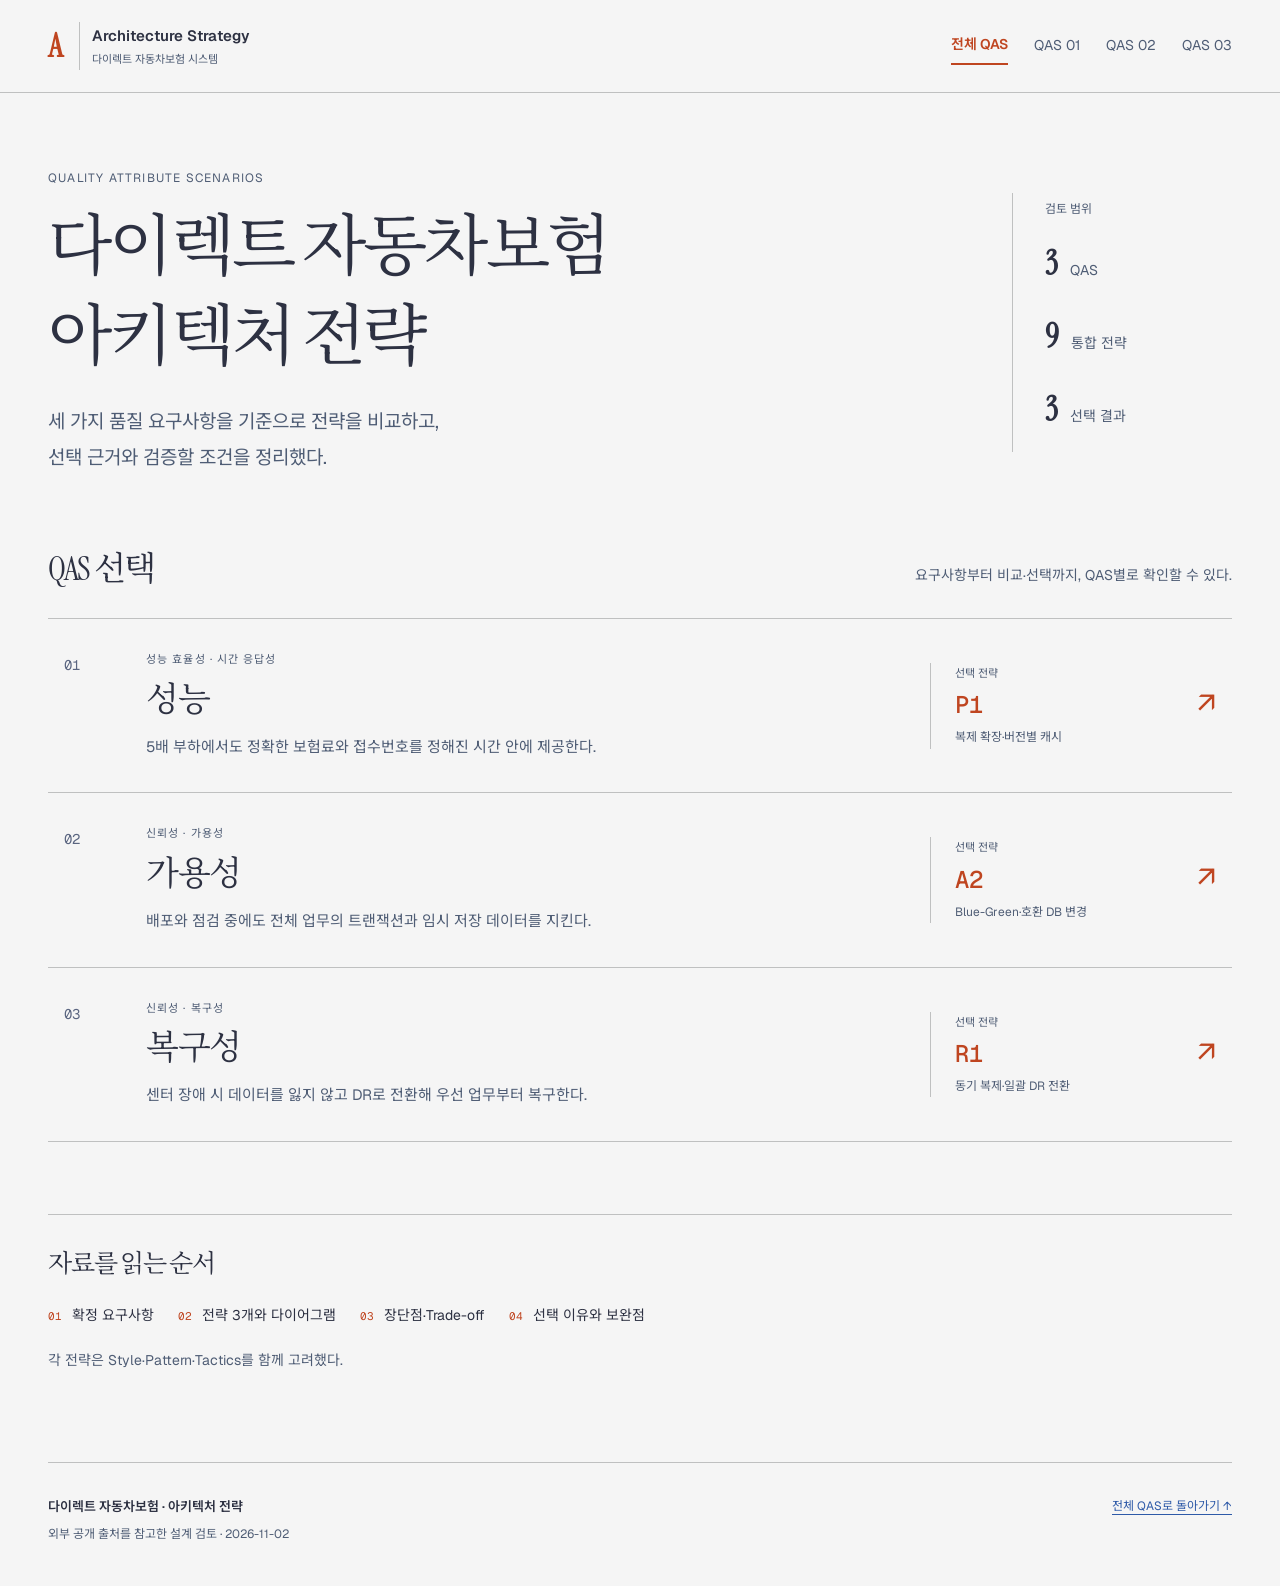
<file: index.html>
<!DOCTYPE html>
<html lang="ko"><head><meta charset="utf-8"><meta name="viewport" content="width=device-width,initial-scale=1">
<meta name="description" content="성능·가용성·복구성 QAS별 아키텍처 전략, 장단점과 trade-off 비교, 선택 근거."><meta name="theme-color" content="#f5f5f5">
<title>QAS 선택 | 자동차보험 아키텍처 전략</title>
<link rel="stylesheet" href="https://fonts.googleapis.com/css2?family=Instrument+Serif&family=Geist:wght@400;500;600&family=Geist+Mono:wght@400;500&family=Noto+Sans+KR:wght@400;500;600;700&family=Noto+Serif+KR:wght@400&display=swap">
<link rel="stylesheet" href="site/assets/site.css?v=09b72014bb76"></head><body>
<a class="skip" href="#main">본문으로 건너뛰기</a>
<header class="site-header"><div class="header-inner"><a class="brand" href="site/index.html"><span class="brand-mark" aria-hidden="true">A</span><span>Architecture Strategy<small>다이렉트 자동차보험 시스템</small></span></a><nav class="primary-nav" aria-label="주요 메뉴"><a href="site/index.html" aria-current="page">전체 QAS</a><a href="site/performance.html">QAS 01</a><a href="site/availability.html">QAS 02</a><a href="site/recovery.html">QAS 03</a></nav></div></header>
<main id="main"><section class="home-intro"><div><p class="eyebrow">QUALITY ATTRIBUTE SCENARIOS</p><h1>다이렉트 자동차보험<br>아키텍처 전략</h1><p class="lead">세 가지 품질 요구사항을 기준으로 전략을 비교하고,<br class="desktop-break"> 선택 근거와 검증할 조건을 정리했다.</p></div><div class="intro-meta"><span>검토 범위</span><p><strong>3</strong> QAS</p><p><strong>9</strong> 통합 전략</p><p><strong>3</strong> 선택 결과</p></div></section>
<section class="home-qas" aria-labelledby="qas-list-title"><div class="section-heading"><h2 id="qas-list-title">QAS 선택</h2><p>요구사항부터 비교·선택까지, QAS별로 확인할 수 있다.</p></div><a class="qas-row" href="site/performance.html" aria-describedby="intro-performance"><span class="row-number">01</span><div class="row-content"><p class="eyebrow">성능 효율성 · 시간 응답성</p><h2>성능</h2><p id="intro-performance">5배 부하에서도 정확한 보험료와 접수번호를 정해진 시간 안에 제공한다.</p></div><div class="row-choice"><span>선택 전략</span><strong>P1</strong><p>복제 확장·버전별 캐시</p></div><span class="row-arrow" aria-hidden="true">↗</span></a><a class="qas-row" href="site/availability.html" aria-describedby="intro-availability"><span class="row-number">02</span><div class="row-content"><p class="eyebrow">신뢰성 · 가용성</p><h2>가용성</h2><p id="intro-availability">배포와 점검 중에도 전체 업무의 트랜잭션과 임시 저장 데이터를 지킨다.</p></div><div class="row-choice"><span>선택 전략</span><strong>A2</strong><p>Blue-Green·호환 DB 변경</p></div><span class="row-arrow" aria-hidden="true">↗</span></a><a class="qas-row" href="site/recovery.html" aria-describedby="intro-recovery"><span class="row-number">03</span><div class="row-content"><p class="eyebrow">신뢰성 · 복구성</p><h2>복구성</h2><p id="intro-recovery">센터 장애 시 데이터를 잃지 않고 DR로 전환해 우선 업무부터 복구한다.</p></div><div class="row-choice"><span>선택 전략</span><strong>R1</strong><p>동기 복제·일괄 DR 전환</p></div><span class="row-arrow" aria-hidden="true">↗</span></a></section>
<section class="reading-guide"><h2>자료를 읽는 순서</h2><ol><li><span>01</span>확정 요구사항</li><li><span>02</span>전략 3개와 다이어그램</li><li><span>03</span>장단점·Trade-off</li><li><span>04</span>선택 이유와 보완점</li></ol><p>각 전략은 Style·Pattern·Tactics를 함께 고려했다.</p></section></main>
<footer class="site-footer"><div><strong>다이렉트 자동차보험 · 아키텍처 전략</strong><p>외부 공개 출처를 참고한 설계 검토 · 2026-11-02</p></div><a href="site/index.html">전체 QAS로 돌아가기 ↑</a></footer>
</body></html>
</file>
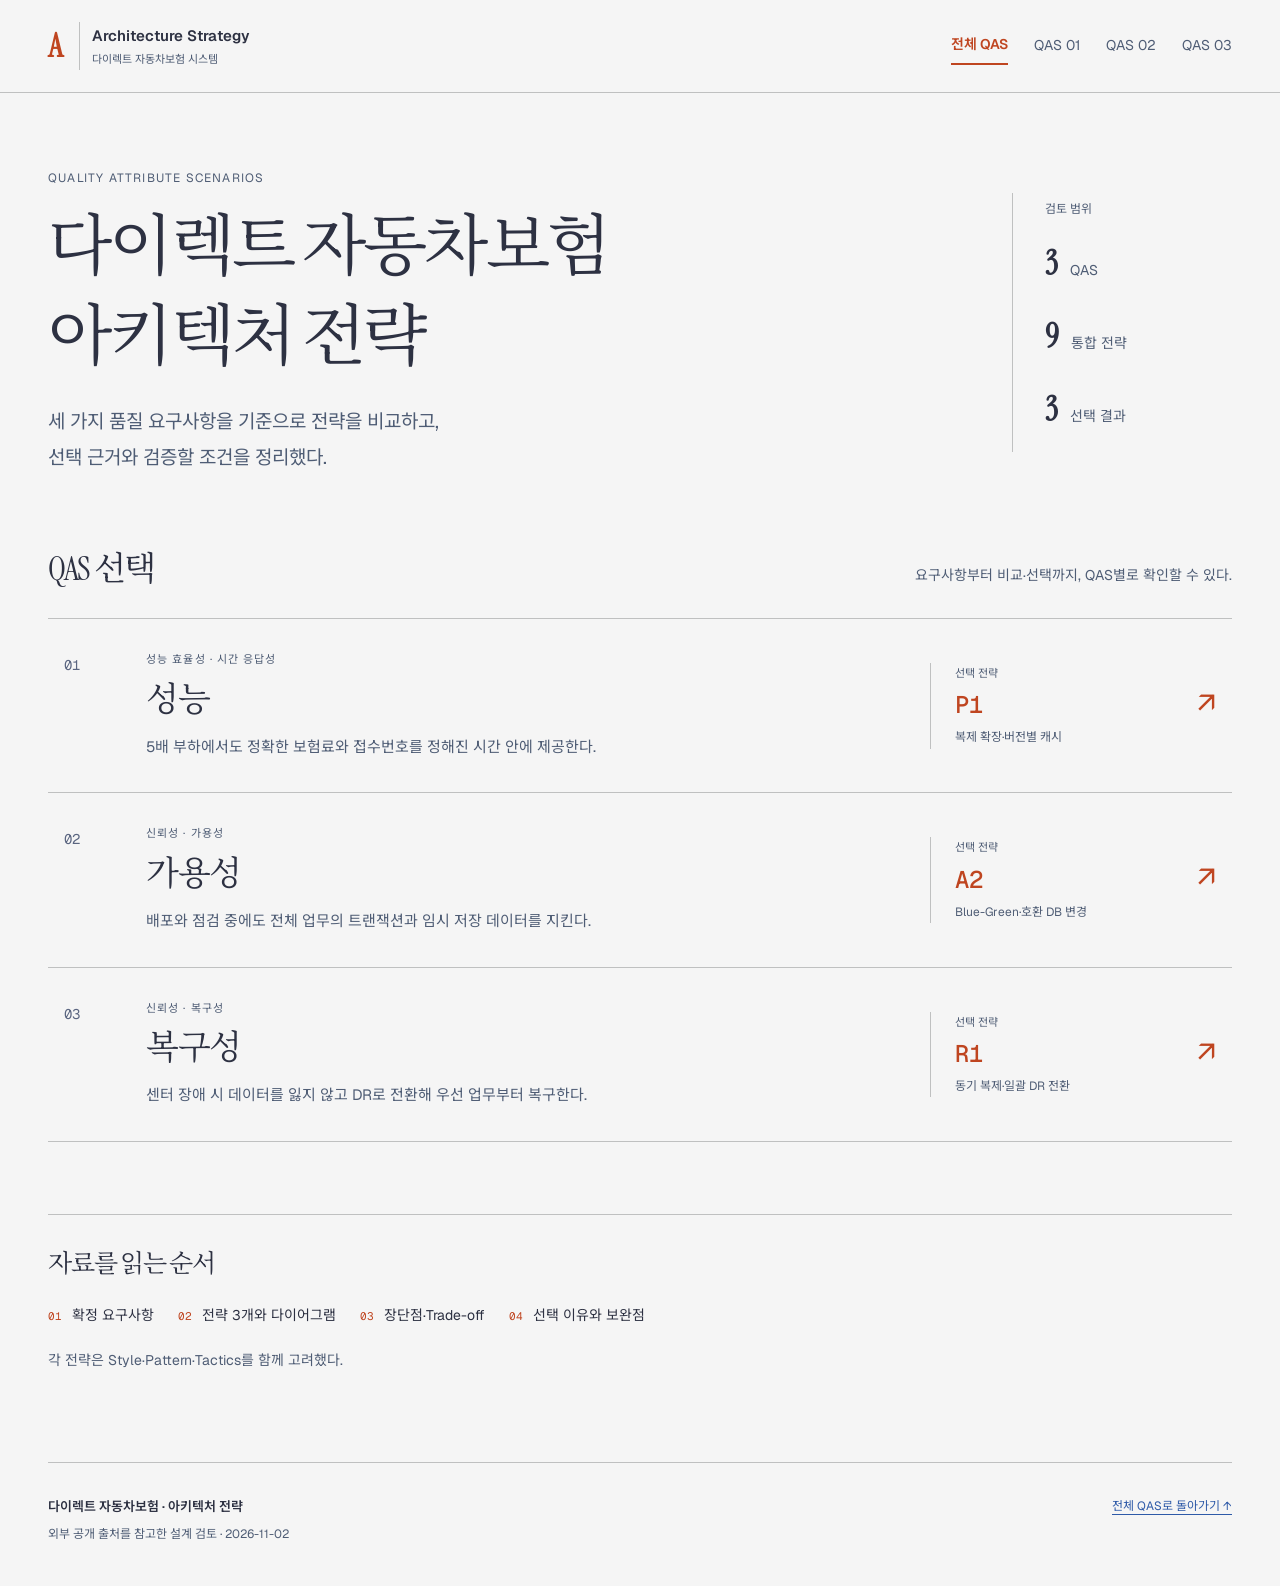
<file: site/index.html>
<!DOCTYPE html>
<html lang="ko"><head><meta charset="utf-8"><meta name="viewport" content="width=device-width,initial-scale=1">
<meta name="description" content="성능·가용성·복구성 QAS별 아키텍처 전략, 장단점과 trade-off 비교, 선택 근거."><meta name="theme-color" content="#f5f5f5">
<title>QAS 선택 | 자동차보험 아키텍처 전략</title>
<link rel="stylesheet" href="https://fonts.googleapis.com/css2?family=Instrument+Serif&family=Geist:wght@400;500;600&family=Geist+Mono:wght@400;500&family=Noto+Sans+KR:wght@400;500;600;700&family=Noto+Serif+KR:wght@400&display=swap">
<link rel="stylesheet" href="assets/site.css?v=09b72014bb76"></head><body>
<a class="skip" href="#main">본문으로 건너뛰기</a>
<header class="site-header"><div class="header-inner"><a class="brand" href="index.html"><span class="brand-mark" aria-hidden="true">A</span><span>Architecture Strategy<small>다이렉트 자동차보험 시스템</small></span></a><nav class="primary-nav" aria-label="주요 메뉴"><a href="index.html" aria-current="page">전체 QAS</a><a href="performance.html">QAS 01</a><a href="availability.html">QAS 02</a><a href="recovery.html">QAS 03</a></nav></div></header>
<main id="main"><section class="home-intro"><div><p class="eyebrow">QUALITY ATTRIBUTE SCENARIOS</p><h1>다이렉트 자동차보험<br>아키텍처 전략</h1><p class="lead">세 가지 품질 요구사항을 기준으로 전략을 비교하고,<br class="desktop-break"> 선택 근거와 검증할 조건을 정리했다.</p></div><div class="intro-meta"><span>검토 범위</span><p><strong>3</strong> QAS</p><p><strong>9</strong> 통합 전략</p><p><strong>3</strong> 선택 결과</p></div></section>
<section class="home-qas" aria-labelledby="qas-list-title"><div class="section-heading"><h2 id="qas-list-title">QAS 선택</h2><p>요구사항부터 비교·선택까지, QAS별로 확인할 수 있다.</p></div><a class="qas-row" href="performance.html" aria-describedby="intro-performance"><span class="row-number">01</span><div class="row-content"><p class="eyebrow">성능 효율성 · 시간 응답성</p><h2>성능</h2><p id="intro-performance">5배 부하에서도 정확한 보험료와 접수번호를 정해진 시간 안에 제공한다.</p></div><div class="row-choice"><span>선택 전략</span><strong>P1</strong><p>복제 확장·버전별 캐시</p></div><span class="row-arrow" aria-hidden="true">↗</span></a><a class="qas-row" href="availability.html" aria-describedby="intro-availability"><span class="row-number">02</span><div class="row-content"><p class="eyebrow">신뢰성 · 가용성</p><h2>가용성</h2><p id="intro-availability">배포와 점검 중에도 전체 업무의 트랜잭션과 임시 저장 데이터를 지킨다.</p></div><div class="row-choice"><span>선택 전략</span><strong>A2</strong><p>Blue-Green·호환 DB 변경</p></div><span class="row-arrow" aria-hidden="true">↗</span></a><a class="qas-row" href="recovery.html" aria-describedby="intro-recovery"><span class="row-number">03</span><div class="row-content"><p class="eyebrow">신뢰성 · 복구성</p><h2>복구성</h2><p id="intro-recovery">센터 장애 시 데이터를 잃지 않고 DR로 전환해 우선 업무부터 복구한다.</p></div><div class="row-choice"><span>선택 전략</span><strong>R1</strong><p>동기 복제·일괄 DR 전환</p></div><span class="row-arrow" aria-hidden="true">↗</span></a></section>
<section class="reading-guide"><h2>자료를 읽는 순서</h2><ol><li><span>01</span>확정 요구사항</li><li><span>02</span>전략 3개와 다이어그램</li><li><span>03</span>장단점·Trade-off</li><li><span>04</span>선택 이유와 보완점</li></ol><p>각 전략은 Style·Pattern·Tactics를 함께 고려했다.</p></section></main>
<footer class="site-footer"><div><strong>다이렉트 자동차보험 · 아키텍처 전략</strong><p>외부 공개 출처를 참고한 설계 검토 · 2026-11-02</p></div><a href="index.html">전체 QAS로 돌아가기 ↑</a></footer>
</body></html>
</file>
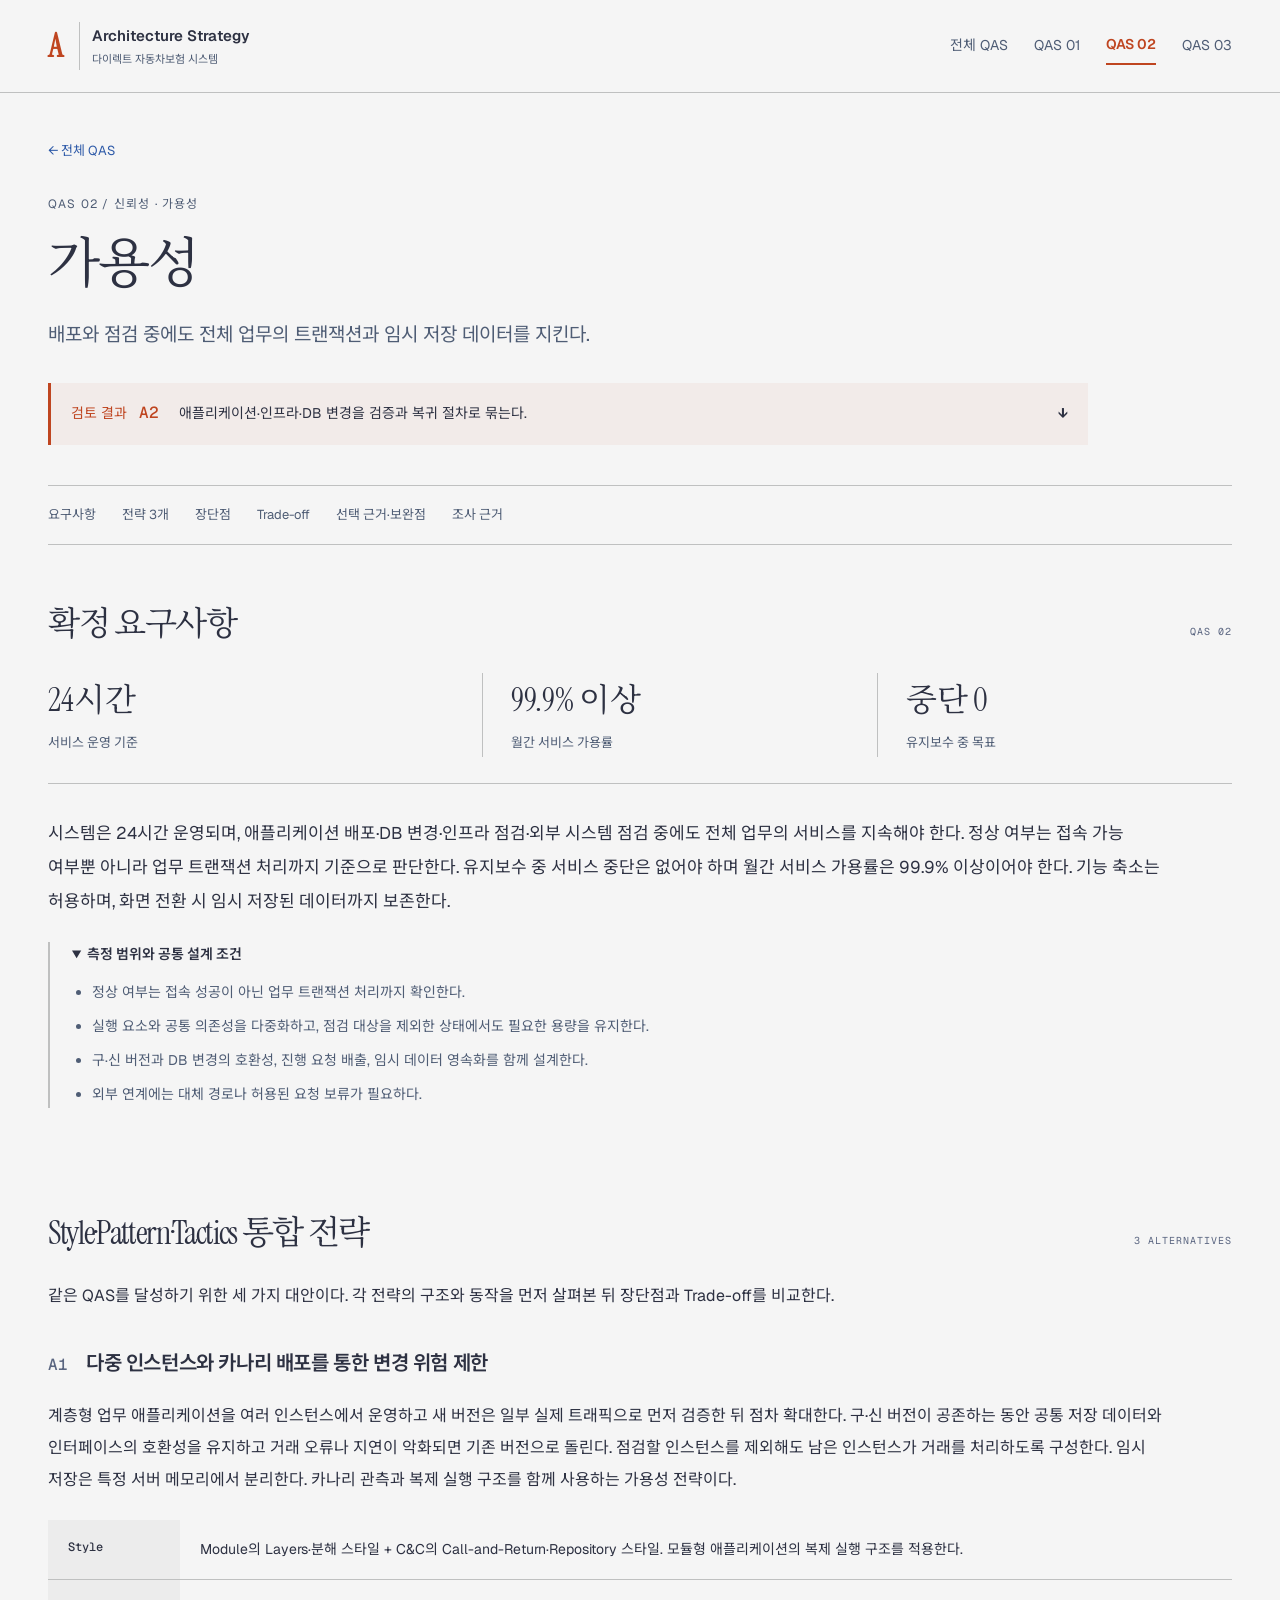
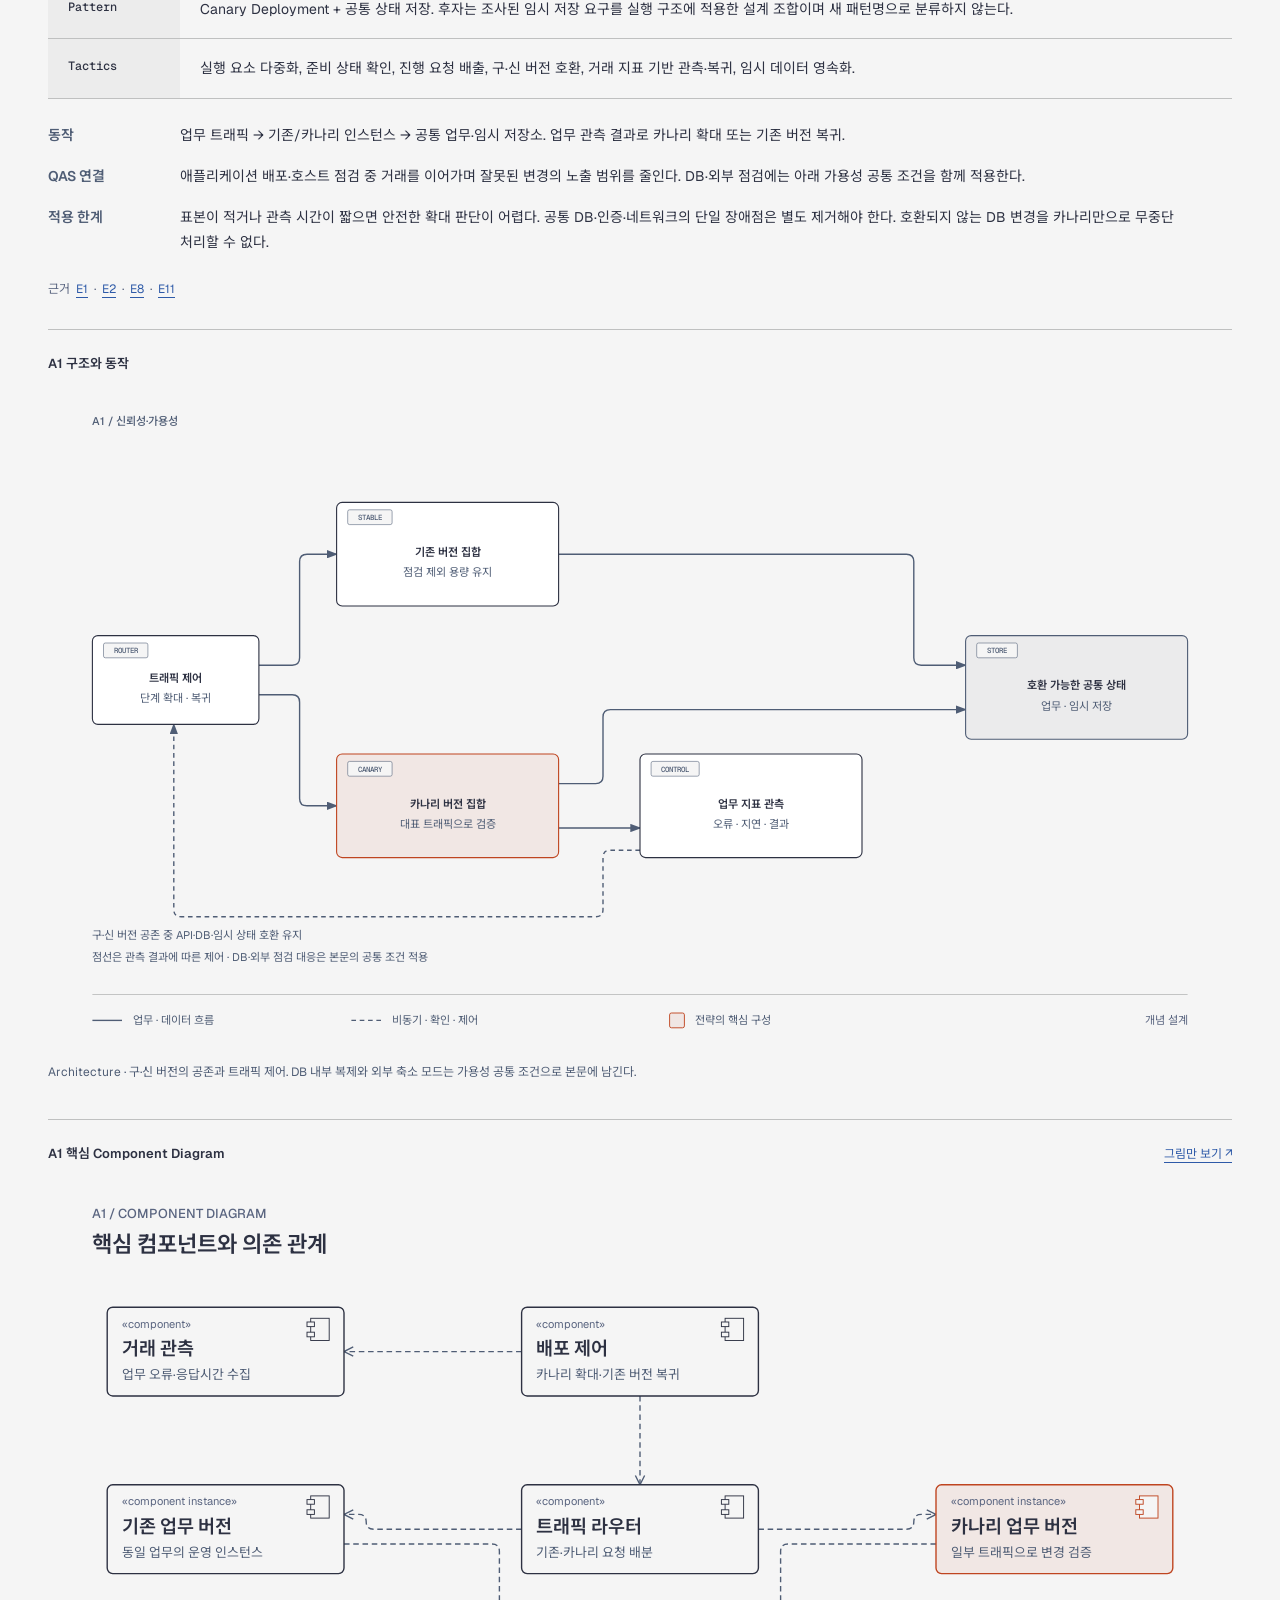
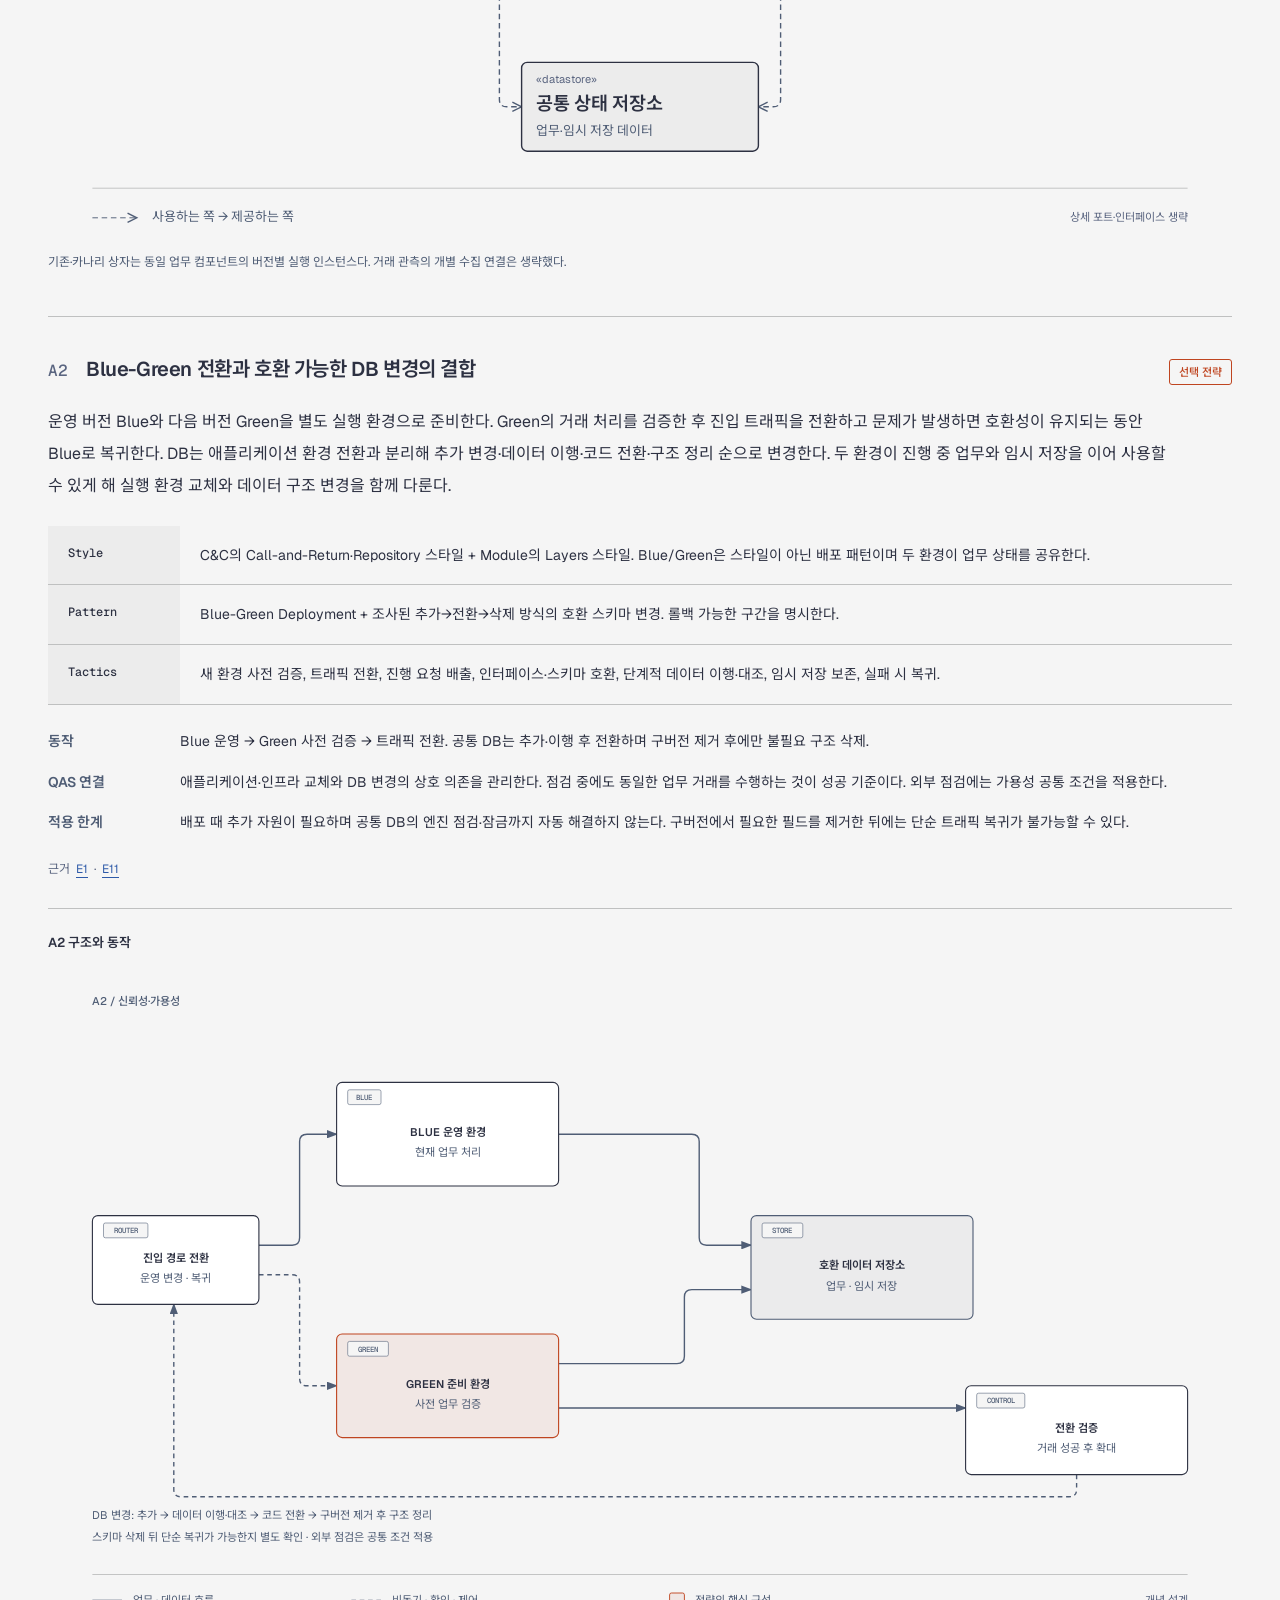
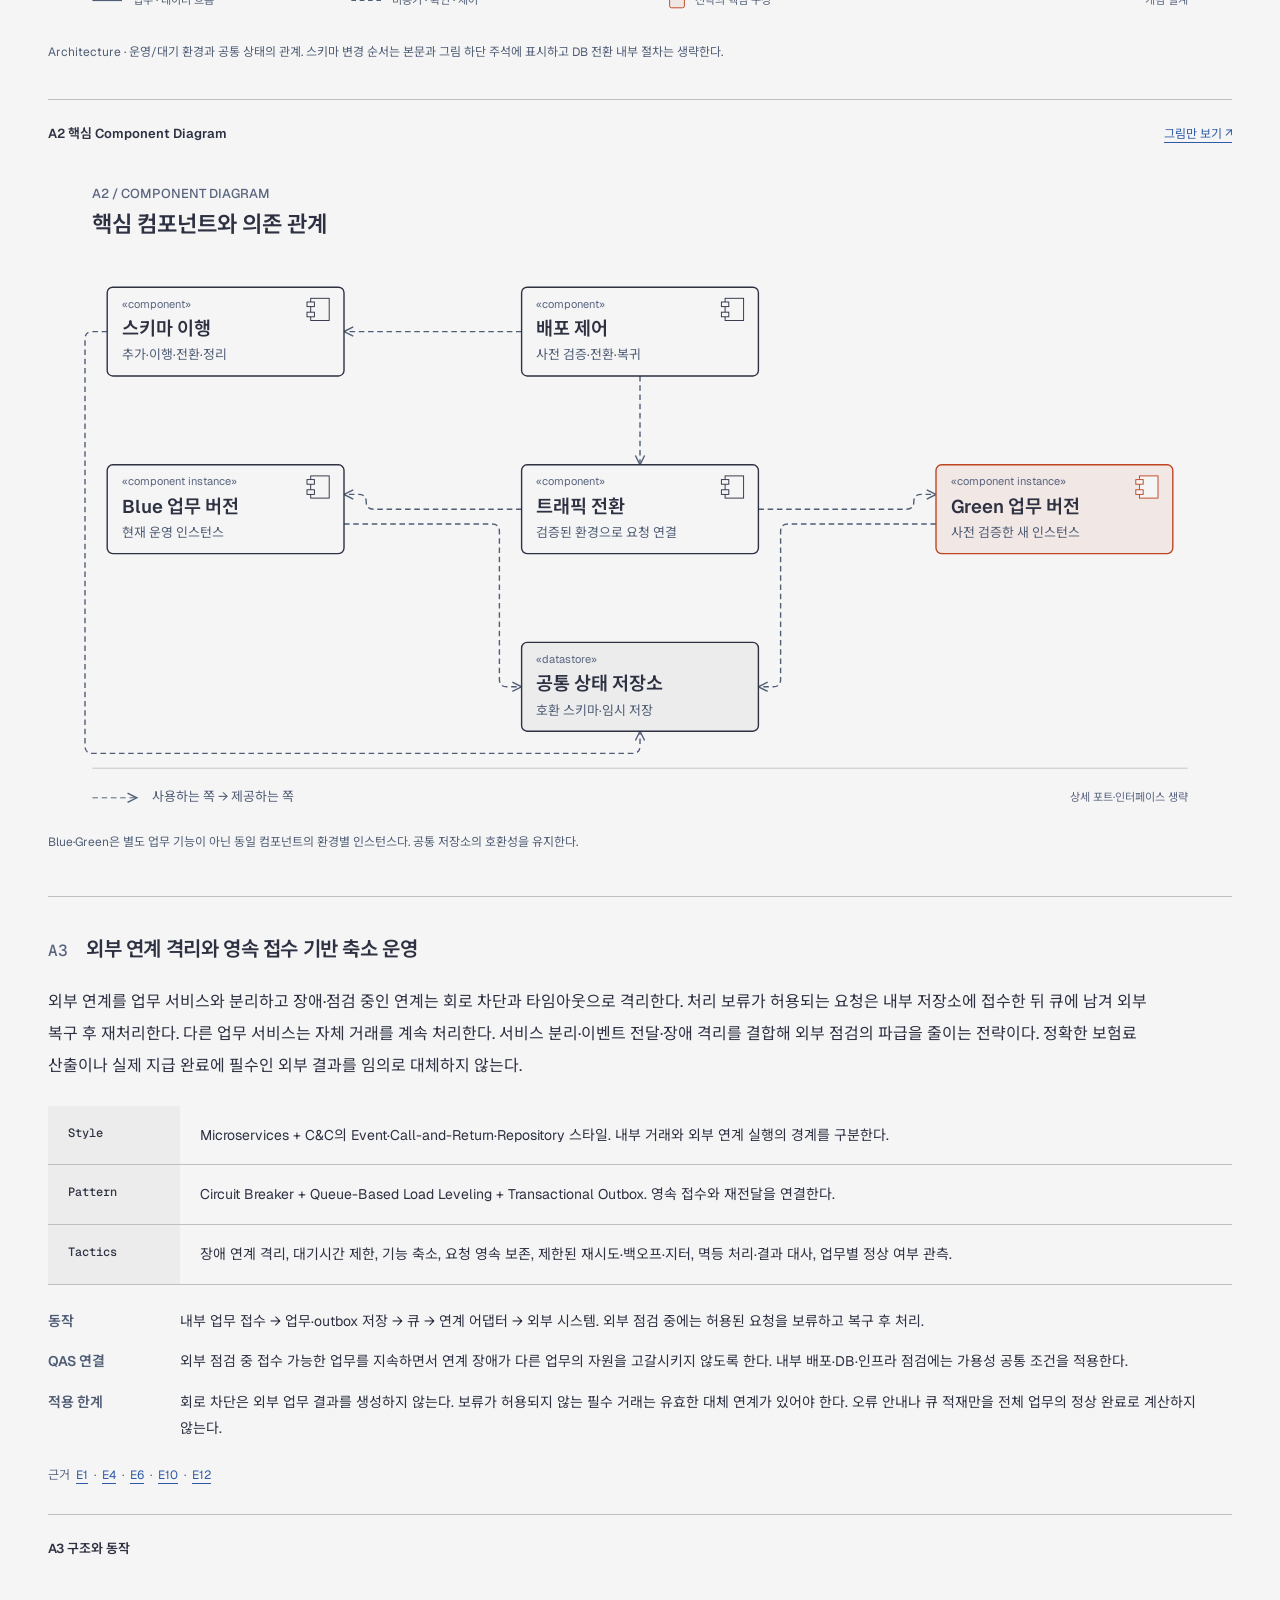
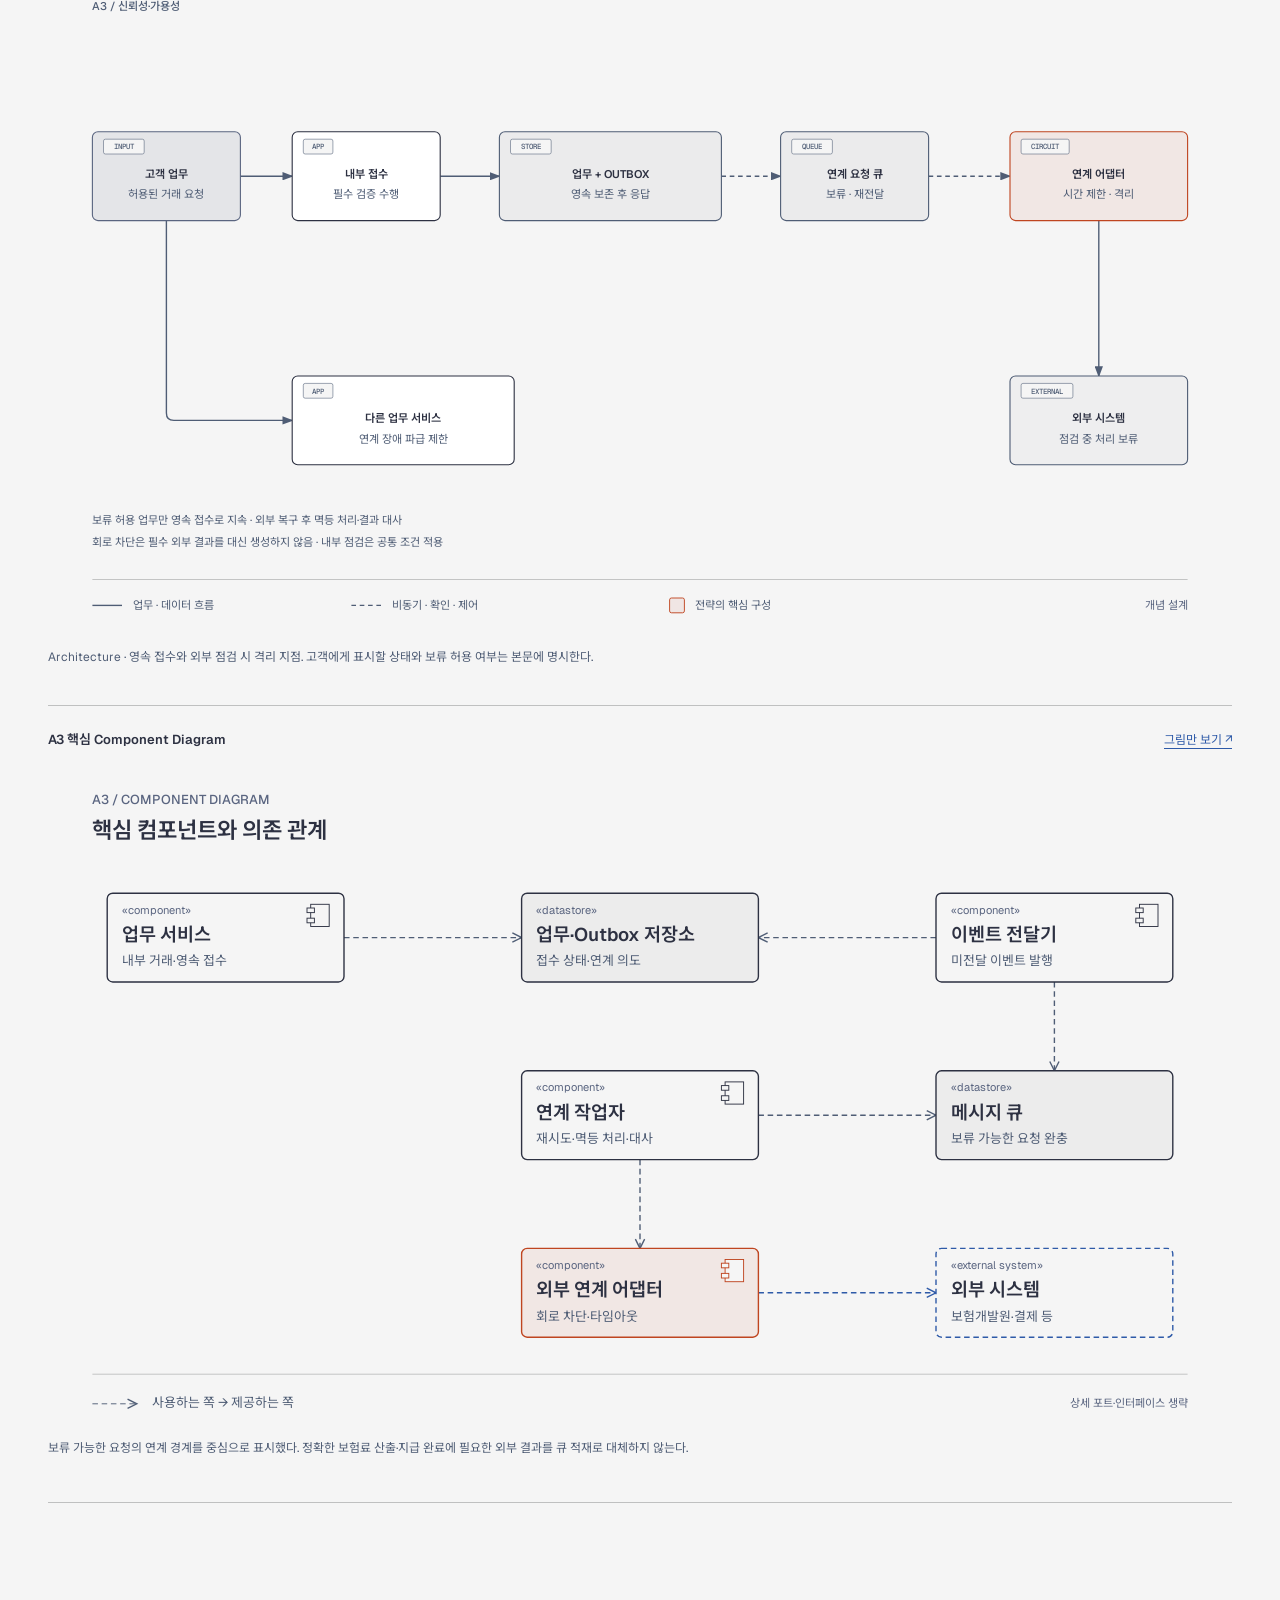
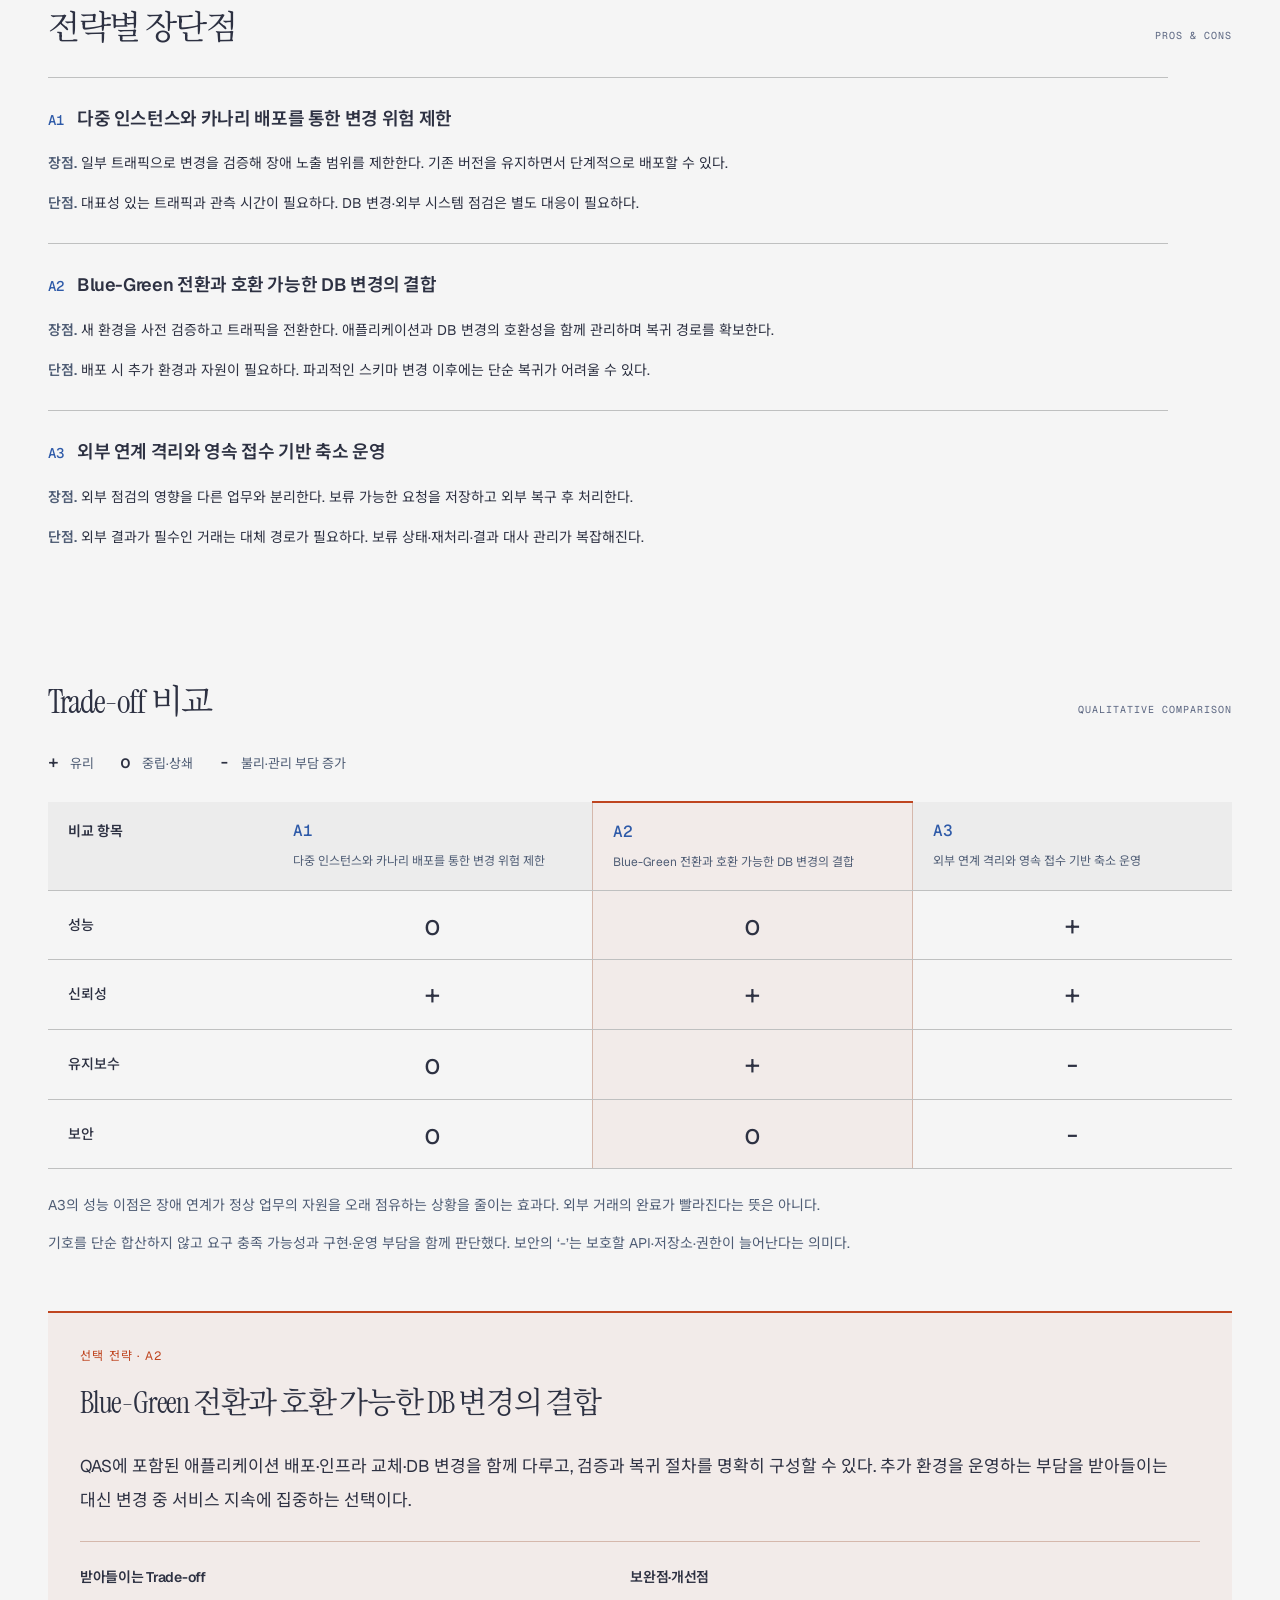
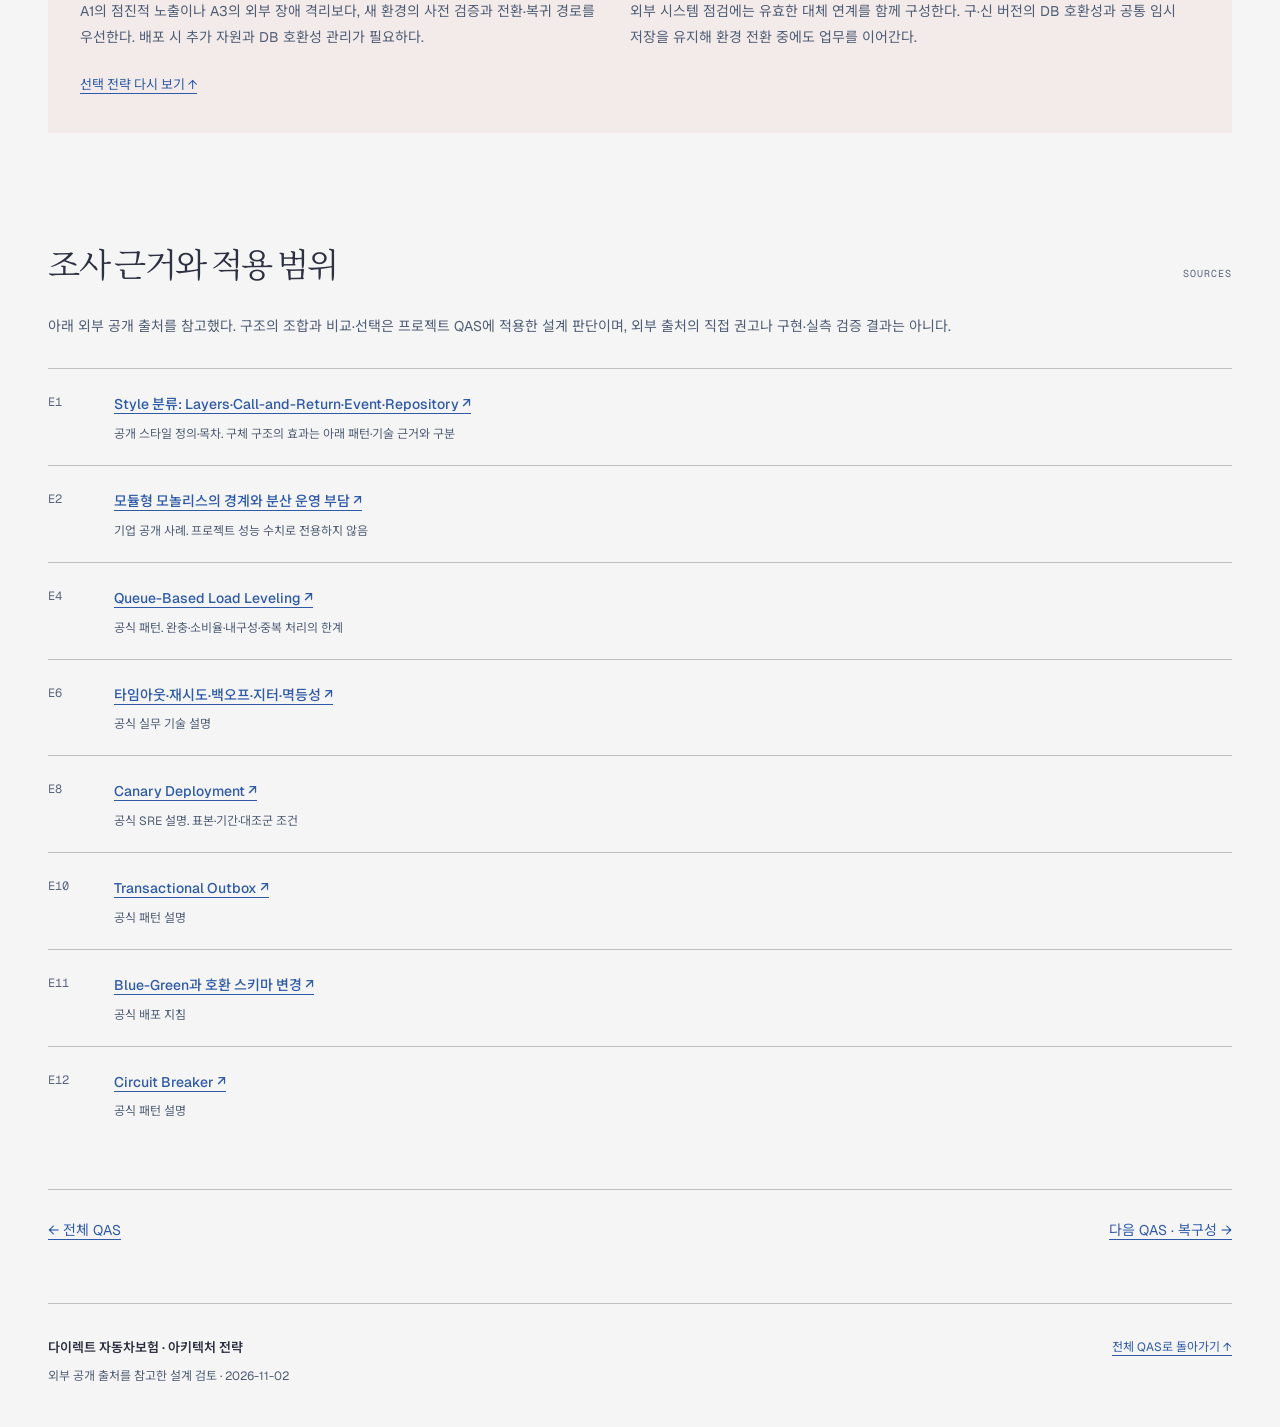
<file: site/availability.html>
<!DOCTYPE html>
<html lang="ko"><head><meta charset="utf-8"><meta name="viewport" content="width=device-width,initial-scale=1">
<meta name="description" content="배포와 점검 중에도 전체 업무의 트랜잭션과 임시 저장 데이터를 지킨다."><meta name="theme-color" content="#f5f5f5">
<title>가용성 QAS | 자동차보험 아키텍처 전략</title>
<link rel="stylesheet" href="https://fonts.googleapis.com/css2?family=Instrument+Serif&family=Geist:wght@400;500;600&family=Geist+Mono:wght@400;500&family=Noto+Sans+KR:wght@400;500;600;700&family=Noto+Serif+KR:wght@400&display=swap">
<link rel="stylesheet" href="assets/site.css?v=09b72014bb76"></head><body>
<a class="skip" href="#main">본문으로 건너뛰기</a>
<header class="site-header"><div class="header-inner"><a class="brand" href="index.html"><span class="brand-mark" aria-hidden="true">A</span><span>Architecture Strategy<small>다이렉트 자동차보험 시스템</small></span></a><nav class="primary-nav" aria-label="주요 메뉴"><a href="index.html">전체 QAS</a><a href="performance.html">QAS 01</a><a href="availability.html" aria-current="page">QAS 02</a><a href="recovery.html">QAS 03</a></nav></div></header>
<main id="main"><section class="page-intro"><a class="breadcrumb" href="index.html">← 전체 QAS</a><p class="eyebrow">QAS 02 / 신뢰성 · 가용성</p><h1>가용성</h1><p class="lead">배포와 점검 중에도 전체 업무의 트랜잭션과 임시 저장 데이터를 지킨다.</p><a class="choice-summary" href="#decision"><span>검토 결과 <strong>A2</strong></span><span>애플리케이션·인프라·DB 변경을 검증과 복귀 절차로 묶는다.</span><b aria-hidden="true">↓</b></a></section><nav class="section-nav" aria-label="이 페이지의 목차"><a href="#requirements">요구사항</a><a href="#strategies">전략 3개</a><a href="#pros-cons">장단점</a><a href="#comparison">Trade-off</a><a href="#decision">선택 근거·보완점</a><a href="#sources">조사 근거</a></nav><section class="requirements" id="requirements"><div class="section-heading"><h2>확정 요구사항</h2><span class="section-label">QAS 02</span></div><div class="metrics"><div><strong>24시간</strong><span>서비스 운영 기준</span></div><div><strong>99.9% 이상</strong><span>월간 서비스 가용률</span></div><div><strong>중단 0</strong><span>유지보수 중 목표</span></div></div><p class="scenario">시스템은 24시간 운영되며, 애플리케이션 배포·DB 변경·인프라 점검·외부 시스템 점검 중에도 전체 업무의 서비스를 지속해야 한다. 정상 여부는 접속 가능 여부뿐 아니라 업무 트랜잭션 처리까지 기준으로 판단한다. 유지보수 중 서비스 중단은 없어야 하며 월간 서비스 가용률은 99.9% 이상이어야 한다. 기능 축소는 허용하며, 화면 전환 시 임시 저장된 데이터까지 보존한다.</p><details class="conditions" open><summary>측정 범위와 공통 설계 조건</summary><ul><li>정상 여부는 접속 성공이 아닌 업무 트랜잭션 처리까지 확인한다.</li><li>실행 요소와 공통 의존성을 다중화하고, 점검 대상을 제외한 상태에서도 필요한 용량을 유지한다.</li><li>구·신 버전과 DB 변경의 호환성, 진행 요청 배출, 임시 데이터 영속화를 함께 설계한다.</li><li>외부 연계에는 대체 경로나 허용된 요청 보류가 필요하다.</li></ul></details></section><section id="strategies"><div class="section-heading"><h2>Style·Pattern·Tactics 통합 전략</h2><span class="section-label">3 ALTERNATIVES</span></div><p>같은 QAS를 달성하기 위한 세 가지 대안이다. 각 전략의 구조와 동작을 먼저 살펴본 뒤 장단점과 Trade-off를 비교한다.</p><article class="strategy" id="a1"><div class="strategy-heading"><span class="strategy-id">A1</span><h3>다중 인스턴스와 카나리 배포를 통한 변경 위험 제한</h3></div><p class="strategy-intro">계층형 업무 애플리케이션을 여러 인스턴스에서 운영하고 새 버전은 일부 실제 트래픽으로 먼저 검증한 뒤 점차 확대한다. 구·신 버전이 공존하는 동안 공통 저장 데이터와 인터페이스의 호환성을 유지하고 거래 오류나 지연이 악화되면 기존 버전으로 돌린다. 점검할 인스턴스를 제외해도 남은 인스턴스가 거래를 처리하도록 구성한다. 임시 저장은 특정 서버 메모리에서 분리한다. 카나리 관측과 복제 실행 구조를 함께 사용하는 가용성 전략이다.</p><div class="table-wrap"><table class="spt"><caption class="sr-only">A1의 Style, Pattern, Tactics</caption><tbody><tr><th scope="row">Style</th><td>Module의 Layers·분해 스타일 + C&amp;C의 Call-and-Return·Repository 스타일. 모듈형 애플리케이션의 복제 실행 구조를 적용한다.</td></tr><tr><th scope="row">Pattern</th><td>Canary Deployment + 공통 상태 저장. 후자는 조사된 임시 저장 요구를 실행 구조에 적용한 설계 조합이며 새 패턴명으로 분류하지 않는다.</td></tr><tr><th scope="row">Tactics</th><td>실행 요소 다중화, 준비 상태 확인, 진행 요청 배출, 구·신 버전 호환, 거래 지표 기반 관측·복귀, 임시 데이터 영속화.</td></tr></tbody></table></div><dl class="strategy-notes"><div><dt>동작</dt><dd>업무 트래픽 → 기존/카나리 인스턴스 → 공통 업무·임시 저장소. 업무 관측 결과로 카나리 확대 또는 기존 버전 복귀.</dd></div><div><dt>QAS 연결</dt><dd>애플리케이션 배포·호스트 점검 중 거래를 이어가며 잘못된 변경의 노출 범위를 줄인다. DB·외부 점검에는 아래 가용성 공통 조건을 함께 적용한다.</dd></div><div><dt>적용 한계</dt><dd>표본이 적거나 관측 시간이 짧으면 안전한 확대 판단이 어렵다. 공통 DB·인증·네트워크의 단일 장애점은 별도 제거해야 한다. 호환되지 않는 DB 변경을 카나리만으로 무중단 처리할 수 없다.</dd></div></dl><p class="citations">근거 <a href="#source-E1">E1</a> · <a href="#source-E2">E2</a> · <a href="#source-E8">E8</a> · <a href="#source-E11">E11</a></p><figure><div class="figure-heading"><span>A1 구조와 동작</span></div><div class="diagram-container"><svg style="display:block;width:100%;max-width:100%;min-width:0;height:auto" viewBox="0 0 1280 720" xmlns="http://www.w3.org/2000/svg" role="img" aria-labelledby="a1-title a1-desc"><title id="a1-title">A1 다중 인스턴스와 카나리 배포를 통한 변경 위험 제한</title><desc id="a1-desc">업무 트래픽 → 기존/카나리 인스턴스 → 공통 업무·임시 저장소. 업무 관측 결과로 카나리 확대 또는 기존 버전 복귀.</desc><defs><marker id="a1-arrow" markerWidth="8" markerHeight="6" refX="7" refY="3" orient="auto"><polygon points="0 0, 8 3, 0 6" fill="#4f5d75"/></marker><marker id="a1-arrow-accent" markerWidth="8" markerHeight="6" refX="7" refY="3" orient="auto"><polygon points="0 0, 8 3, 0 6" fill="#bf4520"/></marker><marker id="a1-arrow-link" markerWidth="8" markerHeight="6" refX="7" refY="3" orient="auto"><polygon points="0 0, 8 3, 0 6" fill="#2e5aa8"/></marker></defs><rect width="1280" height="720" fill="#f5f5f5"/><text x="48" y="44" fill="#4f5d75" font-size="12" font-weight="500" font-family="&#x27;Geist&#x27;, &#x27;Noto Sans KR&#x27;, &#x27;Apple SD Gothic Neo&#x27;, &#x27;Malgun Gothic&#x27;, sans-serif" text-anchor="start">A1  /  신뢰성·가용성</text><path data-role="connector" d="M 228,304 L 264,304 Q 272,304 272,296 L 272,192 Q 272,184 280,184 L 312,184" fill="none" stroke="#4f5d75" stroke-width="1.5" marker-end="url(#a1-arrow)"/><path data-role="connector" d="M 228,336 L 264,336 Q 272,336 272,344 L 272,448 Q 272,456 280,456 L 312,456" fill="none" stroke="#4f5d75" stroke-width="1.5" marker-end="url(#a1-arrow)"/><path data-role="connector" d="M 552,184 L 928,184 Q 936,184 936,192 L 936,296 Q 936,304 944,304 L 992,304" fill="none" stroke="#4f5d75" stroke-width="1.5" marker-end="url(#a1-arrow)"/><path data-role="connector" d="M 552,432 L 592,432 Q 600,432 600,424 L 600,360 Q 600,352 608,352 L 992,352" fill="none" stroke="#4f5d75" stroke-width="1.5" marker-end="url(#a1-arrow)"/><path data-role="connector" d="M 552,480 L 640,480" fill="none" stroke="#4f5d75" stroke-width="1.5" marker-end="url(#a1-arrow)"/><path data-role="connector" d="M 640,504 L 608,504 Q 600,504 600,512 L 600,568 Q 600,576 592,576 L 144,576 Q 136,576 136,568 L 136,368" fill="none" stroke="#4f5d75" stroke-width="1.5" stroke-dasharray="5,4" marker-end="url(#a1-arrow)"/><g data-node-id="entry" data-kind="backend"><rect x="48" y="272" width="180" height="96" rx="6" fill="#f5f5f5"/><rect data-role="bounds" x="48" y="272" width="180" height="96" rx="6" fill="#ffffff" stroke="#2d3142" stroke-width="1.2"/><rect x="60" y="280" width="48" height="16" rx="2" fill="#f5f5f5" stroke="#4f5d75" stroke-width=".6"/><text x="84.0" y="291" fill="#4f5d75" font-size="8" font-weight="500" font-family="&#x27;Geist Mono&#x27;, ui-monospace, monospace" text-anchor="middle">ROUTER</text><text x="138.0" y="322.0" fill="#2d3142" font-size="12" font-weight="600" font-family="&#x27;Geist&#x27;, &#x27;Noto Sans KR&#x27;, &#x27;Apple SD Gothic Neo&#x27;, &#x27;Malgun Gothic&#x27;, sans-serif" text-anchor="middle">트래픽 제어</text><text x="138.0" y="344.0" fill="#4f5d75" font-size="12" font-weight="400" font-family="&#x27;Geist&#x27;, &#x27;Noto Sans KR&#x27;, &#x27;Apple SD Gothic Neo&#x27;, &#x27;Malgun Gothic&#x27;, sans-serif" text-anchor="middle">단계 확대 · 복귀</text></g><g data-node-id="old" data-kind="backend"><rect x="312" y="128" width="240" height="112" rx="6" fill="#f5f5f5"/><rect data-role="bounds" x="312" y="128" width="240" height="112" rx="6" fill="#ffffff" stroke="#2d3142" stroke-width="1.2"/><rect x="324" y="136" width="48" height="16" rx="2" fill="#f5f5f5" stroke="#4f5d75" stroke-width=".6"/><text x="348.0" y="147" fill="#4f5d75" font-size="8" font-weight="500" font-family="&#x27;Geist Mono&#x27;, ui-monospace, monospace" text-anchor="middle">STABLE</text><text x="432.0" y="186.0" fill="#2d3142" font-size="12" font-weight="600" font-family="&#x27;Geist&#x27;, &#x27;Noto Sans KR&#x27;, &#x27;Apple SD Gothic Neo&#x27;, &#x27;Malgun Gothic&#x27;, sans-serif" text-anchor="middle">기존 버전 집합</text><text x="432.0" y="208.0" fill="#4f5d75" font-size="12" font-weight="400" font-family="&#x27;Geist&#x27;, &#x27;Noto Sans KR&#x27;, &#x27;Apple SD Gothic Neo&#x27;, &#x27;Malgun Gothic&#x27;, sans-serif" text-anchor="middle">점검 제외 용량 유지</text></g><g data-node-id="new" data-kind="focal"><rect x="312" y="400" width="240" height="112" rx="6" fill="#f5f5f5"/><rect data-role="bounds" x="312" y="400" width="240" height="112" rx="6" fill="rgba(191,69,32,.08)" stroke="#bf4520" stroke-width="1.2"/><rect x="324" y="408" width="48" height="16" rx="2" fill="#f5f5f5" stroke="#4f5d75" stroke-width=".6"/><text x="348.0" y="419" fill="#4f5d75" font-size="8" font-weight="500" font-family="&#x27;Geist Mono&#x27;, ui-monospace, monospace" text-anchor="middle">CANARY</text><text x="432.0" y="458.0" fill="#2d3142" font-size="12" font-weight="600" font-family="&#x27;Geist&#x27;, &#x27;Noto Sans KR&#x27;, &#x27;Apple SD Gothic Neo&#x27;, &#x27;Malgun Gothic&#x27;, sans-serif" text-anchor="middle">카나리 버전 집합</text><text x="432.0" y="480.0" fill="#4f5d75" font-size="12" font-weight="400" font-family="&#x27;Geist&#x27;, &#x27;Noto Sans KR&#x27;, &#x27;Apple SD Gothic Neo&#x27;, &#x27;Malgun Gothic&#x27;, sans-serif" text-anchor="middle">대표 트래픽으로 검증</text></g><g data-node-id="observe" data-kind="backend"><rect x="640" y="400" width="240" height="112" rx="6" fill="#f5f5f5"/><rect data-role="bounds" x="640" y="400" width="240" height="112" rx="6" fill="#ffffff" stroke="#2d3142" stroke-width="1.2"/><rect x="652" y="408" width="52" height="16" rx="2" fill="#f5f5f5" stroke="#4f5d75" stroke-width=".6"/><text x="678.0" y="419" fill="#4f5d75" font-size="8" font-weight="500" font-family="&#x27;Geist Mono&#x27;, ui-monospace, monospace" text-anchor="middle">CONTROL</text><text x="760.0" y="458.0" fill="#2d3142" font-size="12" font-weight="600" font-family="&#x27;Geist&#x27;, &#x27;Noto Sans KR&#x27;, &#x27;Apple SD Gothic Neo&#x27;, &#x27;Malgun Gothic&#x27;, sans-serif" text-anchor="middle">업무 지표 관측</text><text x="760.0" y="480.0" fill="#4f5d75" font-size="12" font-weight="400" font-family="&#x27;Geist&#x27;, &#x27;Noto Sans KR&#x27;, &#x27;Apple SD Gothic Neo&#x27;, &#x27;Malgun Gothic&#x27;, sans-serif" text-anchor="middle">오류 · 지연 · 결과</text></g><g data-node-id="store" data-kind="store"><rect x="992" y="272" width="240" height="112" rx="6" fill="#f5f5f5"/><rect data-role="bounds" x="992" y="272" width="240" height="112" rx="6" fill="rgba(45,49,66,.05)" stroke="#4f5d75" stroke-width="1.2"/><rect x="1004" y="280" width="44" height="16" rx="2" fill="#f5f5f5" stroke="#4f5d75" stroke-width=".6"/><text x="1026.0" y="291" fill="#4f5d75" font-size="8" font-weight="500" font-family="&#x27;Geist Mono&#x27;, ui-monospace, monospace" text-anchor="middle">STORE</text><text x="1112.0" y="330.0" fill="#2d3142" font-size="12" font-weight="600" font-family="&#x27;Geist&#x27;, &#x27;Noto Sans KR&#x27;, &#x27;Apple SD Gothic Neo&#x27;, &#x27;Malgun Gothic&#x27;, sans-serif" text-anchor="middle">호환 가능한 공통 상태</text><text x="1112.0" y="352.0" fill="#4f5d75" font-size="12" font-weight="400" font-family="&#x27;Geist&#x27;, &#x27;Noto Sans KR&#x27;, &#x27;Apple SD Gothic Neo&#x27;, &#x27;Malgun Gothic&#x27;, sans-serif" text-anchor="middle">업무 · 임시 저장</text></g><text x="48" y="600" fill="#4f5d75" font-size="12" font-weight="400" font-family="&#x27;Geist&#x27;, &#x27;Noto Sans KR&#x27;, &#x27;Apple SD Gothic Neo&#x27;, &#x27;Malgun Gothic&#x27;, sans-serif" text-anchor="start">구·신 버전 공존 중 API·DB·임시 상태 호환 유지</text><text x="48" y="624" fill="#4f5d75" font-size="12" font-weight="400" font-family="&#x27;Geist&#x27;, &#x27;Noto Sans KR&#x27;, &#x27;Apple SD Gothic Neo&#x27;, &#x27;Malgun Gothic&#x27;, sans-serif" text-anchor="start">점선은 관측 결과에 따른 제어 · DB·외부 점검 대응은 본문의 공통 조건 적용</text><line x1="48" y1="660" x2="1232" y2="660" stroke="#bfc0c0" stroke-width="1"/><line x1="48" y1="688" x2="80" y2="688" stroke="#4f5d75" stroke-width="1.5"/><text x="92" y="692" fill="#4f5d75" font-size="12" font-weight="400" font-family="&#x27;Geist&#x27;, &#x27;Noto Sans KR&#x27;, &#x27;Apple SD Gothic Neo&#x27;, &#x27;Malgun Gothic&#x27;, sans-serif" text-anchor="start">업무 · 데이터 흐름</text><line x1="328" y1="688" x2="360" y2="688" stroke="#4f5d75" stroke-dasharray="5,4" stroke-width="1.5"/><text x="372" y="692" fill="#4f5d75" font-size="12" font-weight="400" font-family="&#x27;Geist&#x27;, &#x27;Noto Sans KR&#x27;, &#x27;Apple SD Gothic Neo&#x27;, &#x27;Malgun Gothic&#x27;, sans-serif" text-anchor="start">비동기 · 확인 · 제어</text><rect x="672" y="680" width="16" height="16" rx="2" fill="rgba(191,69,32,.08)" stroke="#bf4520"/><text x="700" y="692" fill="#4f5d75" font-size="12" font-weight="400" font-family="&#x27;Geist&#x27;, &#x27;Noto Sans KR&#x27;, &#x27;Apple SD Gothic Neo&#x27;, &#x27;Malgun Gothic&#x27;, sans-serif" text-anchor="start">전략의 핵심 구성</text><text x="1232" y="692" fill="#5a6580" font-size="12" font-weight="400" font-family="&#x27;Geist&#x27;, &#x27;Noto Sans KR&#x27;, &#x27;Apple SD Gothic Neo&#x27;, &#x27;Malgun Gothic&#x27;, sans-serif" text-anchor="end">개념 설계</text></svg></div><figcaption>Architecture · 구·신 버전의 공존과 트래픽 제어. DB 내부 복제와 외부 축소 모드는 가용성 공통 조건으로 본문에 남긴다.</figcaption></figure><figure class="component-overview"><div class="figure-heading"><span>A1 핵심 Component Diagram</span><a class="component-open" href="components/a1.html" target="_blank" rel="noopener noreferrer">그림만 보기 ↗</a></div><div class="diagram-container"><svg class="component-diagram" style="display:block;width:100%;max-width:100%;min-width:0;height:auto" viewBox="0 0 1280 720" xmlns="http://www.w3.org/2000/svg" role="img" aria-labelledby="a1-component-title a1-component-desc"><title id="a1-component-title">A1 핵심 컴포넌트 구성</title><desc id="a1-component-desc">트래픽 라우터가 기존·카나리 버전으로 요청을 나누며, 거래 관측과 배포 제어가 공통 상태를 유지하는 두 버전의 노출 범위를 조절한다.</desc><defs><marker id="a1-component-dependency" markerWidth="10" markerHeight="10" refX="9" refY="5" orient="auto"><path d="M 1 1 L 9 5 L 1 9" fill="none" stroke="#4f5d75" stroke-width="1.2"/></marker><marker id="a1-component-replication" markerWidth="10" markerHeight="10" refX="9" refY="5" orient="auto"><path d="M 1 1 L 9 5 L 1 9" fill="none" stroke="#bf4520" stroke-width="1.2"/></marker><marker id="a1-component-external" markerWidth="10" markerHeight="10" refX="9" refY="5" orient="auto"><path d="M 1 1 L 9 5 L 1 9" fill="none" stroke="#2e5aa8" stroke-width="1.2"/></marker></defs><rect width="1280" height="720" fill="#f5f5f5"/><text x="48" y="48" fill="#5a6580" font-size="14" font-weight="500" font-family="&#x27;Geist&#x27;, &#x27;Noto Sans KR&#x27;, &#x27;Apple SD Gothic Neo&#x27;, &#x27;Malgun Gothic&#x27;, sans-serif" text-anchor="start">A1 / COMPONENT DIAGRAM</text><text x="48" y="84" fill="#2d3142" font-size="24" font-weight="600" font-family="&#x27;Geist&#x27;, &#x27;Noto Sans KR&#x27;, &#x27;Apple SD Gothic Neo&#x27;, &#x27;Malgun Gothic&#x27;, sans-serif" text-anchor="start">핵심 컴포넌트와 의존 관계</text><path data-role="connector" data-source="router" data-target="old" data-relation="dependency" data-points="512,384 344,384 344,368 320,368" d="M 512 384 L 352 384 Q 344 384 344 376 L 344 376 Q 344 368 336 368 L 320 368" fill="none" stroke="#4f5d75" stroke-width="1.5" stroke-dasharray="6,4"/><path data-role="arrowhead" d="M 330 373 L 320 368 L 330 363" fill="none" stroke="#4f5d75" stroke-width="1.5"/><path data-role="connector" data-source="router" data-target="new" data-relation="dependency" data-points="768,384 936,384 936,368 960,368" d="M 768 384 L 928 384 Q 936 384 936 376 L 936 376 Q 936 368 944 368 L 960 368" fill="none" stroke="#4f5d75" stroke-width="1.5" stroke-dasharray="6,4"/><path data-role="arrowhead" d="M 950 363 L 960 368 L 950 373" fill="none" stroke="#4f5d75" stroke-width="1.5"/><path data-role="connector" data-source="old" data-target="state" data-relation="dependency" data-points="320,400 488,400 488,576 512,576" d="M 320 400 L 480 400 Q 488 400 488 408 L 488 568 Q 488 576 496 576 L 512 576" fill="none" stroke="#4f5d75" stroke-width="1.5" stroke-dasharray="6,4"/><path data-role="arrowhead" d="M 502 571 L 512 576 L 502 581" fill="none" stroke="#4f5d75" stroke-width="1.5"/><path data-role="connector" data-source="new" data-target="state" data-relation="dependency" data-points="960,400 792,400 792,576 768,576" d="M 960 400 L 800 400 Q 792 400 792 408 L 792 568 Q 792 576 784 576 L 768 576" fill="none" stroke="#4f5d75" stroke-width="1.5" stroke-dasharray="6,4"/><path data-role="arrowhead" d="M 778 581 L 768 576 L 778 571" fill="none" stroke="#4f5d75" stroke-width="1.5"/><path data-role="connector" data-source="control" data-target="observe" data-relation="dependency" data-points="512,192 320,192" d="M 512 192 L 320 192" fill="none" stroke="#4f5d75" stroke-width="1.5" stroke-dasharray="6,4"/><path data-role="arrowhead" d="M 330 197 L 320 192 L 330 187" fill="none" stroke="#4f5d75" stroke-width="1.5"/><path data-role="connector" data-source="control" data-target="router" data-relation="dependency" data-points="640,240 640,336" d="M 640 240 L 640 336" fill="none" stroke="#4f5d75" stroke-width="1.5" stroke-dasharray="6,4"/><path data-role="arrowhead" d="M 645 326 L 640 336 L 635 326" fill="none" stroke="#4f5d75" stroke-width="1.5"/><g data-node-id="router" data-kind="component"><rect x="512" y="336" width="256" height="96" rx="6" fill="#f5f5f5"/><rect data-role="bounds" x="512" y="336" width="256" height="96" rx="6" fill="#f5f5f5" stroke="#2d3142" stroke-width="1.5"/><text x="528" y="358" fill="#5a6580" font-size="12" font-weight="400" font-family="&#x27;Geist&#x27;, &#x27;Noto Sans KR&#x27;, &#x27;Apple SD Gothic Neo&#x27;, &#x27;Malgun Gothic&#x27;, sans-serif" text-anchor="start">«component»</text><text x="528" y="388" fill="#2d3142" font-size="20" font-weight="600" font-family="&#x27;Geist&#x27;, &#x27;Noto Sans KR&#x27;, &#x27;Apple SD Gothic Neo&#x27;, &#x27;Malgun Gothic&#x27;, sans-serif" text-anchor="start">트래픽 라우터</text><text x="528" y="414" fill="#4f5d75" font-size="14" font-weight="400" font-family="&#x27;Geist&#x27;, &#x27;Noto Sans KR&#x27;, &#x27;Apple SD Gothic Neo&#x27;, &#x27;Malgun Gothic&#x27;, sans-serif" text-anchor="start">기존·카나리 요청 배분</text><rect x="732" y="348" width="20" height="24" fill="#f5f5f5" stroke="#2d3142"/><rect x="728" y="352" width="8" height="5" fill="#f5f5f5" stroke="#2d3142"/><rect x="728" y="363" width="8" height="5" fill="#f5f5f5" stroke="#2d3142"/></g><g data-node-id="old" data-kind="instance"><rect x="64" y="336" width="256" height="96" rx="6" fill="#f5f5f5"/><rect data-role="bounds" x="64" y="336" width="256" height="96" rx="6" fill="#f5f5f5" stroke="#2d3142" stroke-width="1.5"/><text x="80" y="358" fill="#5a6580" font-size="12" font-weight="400" font-family="&#x27;Geist&#x27;, &#x27;Noto Sans KR&#x27;, &#x27;Apple SD Gothic Neo&#x27;, &#x27;Malgun Gothic&#x27;, sans-serif" text-anchor="start">«component instance»</text><text x="80" y="388" fill="#2d3142" font-size="20" font-weight="600" font-family="&#x27;Geist&#x27;, &#x27;Noto Sans KR&#x27;, &#x27;Apple SD Gothic Neo&#x27;, &#x27;Malgun Gothic&#x27;, sans-serif" text-anchor="start">기존 업무 버전</text><text x="80" y="414" fill="#4f5d75" font-size="14" font-weight="400" font-family="&#x27;Geist&#x27;, &#x27;Noto Sans KR&#x27;, &#x27;Apple SD Gothic Neo&#x27;, &#x27;Malgun Gothic&#x27;, sans-serif" text-anchor="start">동일 업무의 운영 인스턴스</text><rect x="284" y="348" width="20" height="24" fill="#f5f5f5" stroke="#2d3142"/><rect x="280" y="352" width="8" height="5" fill="#f5f5f5" stroke="#2d3142"/><rect x="280" y="363" width="8" height="5" fill="#f5f5f5" stroke="#2d3142"/></g><g data-node-id="new" data-kind="instance"><rect x="960" y="336" width="256" height="96" rx="6" fill="#f5f5f5"/><rect data-role="bounds" x="960" y="336" width="256" height="96" rx="6" fill="rgba(191,69,32,.08)" stroke="#bf4520" stroke-width="1.5"/><text x="976" y="358" fill="#5a6580" font-size="12" font-weight="400" font-family="&#x27;Geist&#x27;, &#x27;Noto Sans KR&#x27;, &#x27;Apple SD Gothic Neo&#x27;, &#x27;Malgun Gothic&#x27;, sans-serif" text-anchor="start">«component instance»</text><text x="976" y="388" fill="#2d3142" font-size="20" font-weight="600" font-family="&#x27;Geist&#x27;, &#x27;Noto Sans KR&#x27;, &#x27;Apple SD Gothic Neo&#x27;, &#x27;Malgun Gothic&#x27;, sans-serif" text-anchor="start">카나리 업무 버전</text><text x="976" y="414" fill="#4f5d75" font-size="14" font-weight="400" font-family="&#x27;Geist&#x27;, &#x27;Noto Sans KR&#x27;, &#x27;Apple SD Gothic Neo&#x27;, &#x27;Malgun Gothic&#x27;, sans-serif" text-anchor="start">일부 트래픽으로 변경 검증</text><rect x="1180" y="348" width="20" height="24" fill="#f5f5f5" stroke="#bf4520"/><rect x="1176" y="352" width="8" height="5" fill="#f5f5f5" stroke="#bf4520"/><rect x="1176" y="363" width="8" height="5" fill="#f5f5f5" stroke="#bf4520"/></g><g data-node-id="observe" data-kind="component"><rect x="64" y="144" width="256" height="96" rx="6" fill="#f5f5f5"/><rect data-role="bounds" x="64" y="144" width="256" height="96" rx="6" fill="#f5f5f5" stroke="#2d3142" stroke-width="1.5"/><text x="80" y="166" fill="#5a6580" font-size="12" font-weight="400" font-family="&#x27;Geist&#x27;, &#x27;Noto Sans KR&#x27;, &#x27;Apple SD Gothic Neo&#x27;, &#x27;Malgun Gothic&#x27;, sans-serif" text-anchor="start">«component»</text><text x="80" y="196" fill="#2d3142" font-size="20" font-weight="600" font-family="&#x27;Geist&#x27;, &#x27;Noto Sans KR&#x27;, &#x27;Apple SD Gothic Neo&#x27;, &#x27;Malgun Gothic&#x27;, sans-serif" text-anchor="start">거래 관측</text><text x="80" y="222" fill="#4f5d75" font-size="14" font-weight="400" font-family="&#x27;Geist&#x27;, &#x27;Noto Sans KR&#x27;, &#x27;Apple SD Gothic Neo&#x27;, &#x27;Malgun Gothic&#x27;, sans-serif" text-anchor="start">업무 오류·응답시간 수집</text><rect x="284" y="156" width="20" height="24" fill="#f5f5f5" stroke="#2d3142"/><rect x="280" y="160" width="8" height="5" fill="#f5f5f5" stroke="#2d3142"/><rect x="280" y="171" width="8" height="5" fill="#f5f5f5" stroke="#2d3142"/></g><g data-node-id="control" data-kind="component"><rect x="512" y="144" width="256" height="96" rx="6" fill="#f5f5f5"/><rect data-role="bounds" x="512" y="144" width="256" height="96" rx="6" fill="#f5f5f5" stroke="#2d3142" stroke-width="1.5"/><text x="528" y="166" fill="#5a6580" font-size="12" font-weight="400" font-family="&#x27;Geist&#x27;, &#x27;Noto Sans KR&#x27;, &#x27;Apple SD Gothic Neo&#x27;, &#x27;Malgun Gothic&#x27;, sans-serif" text-anchor="start">«component»</text><text x="528" y="196" fill="#2d3142" font-size="20" font-weight="600" font-family="&#x27;Geist&#x27;, &#x27;Noto Sans KR&#x27;, &#x27;Apple SD Gothic Neo&#x27;, &#x27;Malgun Gothic&#x27;, sans-serif" text-anchor="start">배포 제어</text><text x="528" y="222" fill="#4f5d75" font-size="14" font-weight="400" font-family="&#x27;Geist&#x27;, &#x27;Noto Sans KR&#x27;, &#x27;Apple SD Gothic Neo&#x27;, &#x27;Malgun Gothic&#x27;, sans-serif" text-anchor="start">카나리 확대·기존 버전 복귀</text><rect x="732" y="156" width="20" height="24" fill="#f5f5f5" stroke="#2d3142"/><rect x="728" y="160" width="8" height="5" fill="#f5f5f5" stroke="#2d3142"/><rect x="728" y="171" width="8" height="5" fill="#f5f5f5" stroke="#2d3142"/></g><g data-node-id="state" data-kind="store"><rect x="512" y="528" width="256" height="96" rx="6" fill="#f5f5f5"/><rect data-role="bounds" x="512" y="528" width="256" height="96" rx="6" fill="#ececec" stroke="#2d3142" stroke-width="1.5"/><text x="528" y="550" fill="#5a6580" font-size="12" font-weight="400" font-family="&#x27;Geist&#x27;, &#x27;Noto Sans KR&#x27;, &#x27;Apple SD Gothic Neo&#x27;, &#x27;Malgun Gothic&#x27;, sans-serif" text-anchor="start">«datastore»</text><text x="528" y="580" fill="#2d3142" font-size="20" font-weight="600" font-family="&#x27;Geist&#x27;, &#x27;Noto Sans KR&#x27;, &#x27;Apple SD Gothic Neo&#x27;, &#x27;Malgun Gothic&#x27;, sans-serif" text-anchor="start">공통 상태 저장소</text><text x="528" y="606" fill="#4f5d75" font-size="14" font-weight="400" font-family="&#x27;Geist&#x27;, &#x27;Noto Sans KR&#x27;, &#x27;Apple SD Gothic Neo&#x27;, &#x27;Malgun Gothic&#x27;, sans-serif" text-anchor="start">업무·임시 저장 데이터</text></g><line x1="48" y1="664" x2="1232" y2="664" stroke="#bfc0c0"/><path d="M 48 696 H 96" fill="none" stroke="#4f5d75" stroke-dasharray="6,4"/><path data-role="arrowhead" d="M 86 691 L 96 696 L 86 701" fill="none" stroke="#4f5d75" stroke-width="1.5"/><text x="112" y="700" fill="#4f5d75" font-size="14" font-weight="400" font-family="&#x27;Geist&#x27;, &#x27;Noto Sans KR&#x27;, &#x27;Apple SD Gothic Neo&#x27;, &#x27;Malgun Gothic&#x27;, sans-serif" text-anchor="start">사용하는 쪽 → 제공하는 쪽</text><text x="1232" y="700" fill="#5a6580" font-size="12" font-weight="400" font-family="&#x27;Geist&#x27;, &#x27;Noto Sans KR&#x27;, &#x27;Apple SD Gothic Neo&#x27;, &#x27;Malgun Gothic&#x27;, sans-serif" text-anchor="end">상세 포트·인터페이스 생략</text></svg></div><figcaption>기존·카나리 상자는 동일 업무 컴포넌트의 버전별 실행 인스턴스다. 거래 관측의 개별 수집 연결은 생략했다.</figcaption></figure></article><article class="strategy" id="a2"><div class="strategy-heading"><span class="strategy-id">A2</span><h3>Blue-Green 전환과 호환 가능한 DB 변경의 결합</h3><span class="selected-tag">선택 전략</span></div><p class="strategy-intro">운영 버전 Blue와 다음 버전 Green을 별도 실행 환경으로 준비한다. Green의 거래 처리를 검증한 후 진입 트래픽을 전환하고 문제가 발생하면 호환성이 유지되는 동안 Blue로 복귀한다. DB는 애플리케이션 환경 전환과 분리해 추가 변경·데이터 이행·코드 전환·구조 정리 순으로 변경한다. 두 환경이 진행 중 업무와 임시 저장을 이어 사용할 수 있게 해 실행 환경 교체와 데이터 구조 변경을 함께 다룬다.</p><div class="table-wrap"><table class="spt"><caption class="sr-only">A2의 Style, Pattern, Tactics</caption><tbody><tr><th scope="row">Style</th><td>C&amp;C의 Call-and-Return·Repository 스타일 + Module의 Layers 스타일. Blue/Green은 스타일이 아닌 배포 패턴이며 두 환경이 업무 상태를 공유한다.</td></tr><tr><th scope="row">Pattern</th><td>Blue-Green Deployment + 조사된 추가→전환→삭제 방식의 호환 스키마 변경. 롤백 가능한 구간을 명시한다.</td></tr><tr><th scope="row">Tactics</th><td>새 환경 사전 검증, 트래픽 전환, 진행 요청 배출, 인터페이스·스키마 호환, 단계적 데이터 이행·대조, 임시 저장 보존, 실패 시 복귀.</td></tr></tbody></table></div><dl class="strategy-notes"><div><dt>동작</dt><dd>Blue 운영 → Green 사전 검증 → 트래픽 전환. 공통 DB는 추가·이행 후 전환하며 구버전 제거 후에만 불필요 구조 삭제.</dd></div><div><dt>QAS 연결</dt><dd>애플리케이션·인프라 교체와 DB 변경의 상호 의존을 관리한다. 점검 중에도 동일한 업무 거래를 수행하는 것이 성공 기준이다. 외부 점검에는 가용성 공통 조건을 적용한다.</dd></div><div><dt>적용 한계</dt><dd>배포 때 추가 자원이 필요하며 공통 DB의 엔진 점검·잠금까지 자동 해결하지 않는다. 구버전에서 필요한 필드를 제거한 뒤에는 단순 트래픽 복귀가 불가능할 수 있다.</dd></div></dl><p class="citations">근거 <a href="#source-E1">E1</a> · <a href="#source-E11">E11</a></p><figure><div class="figure-heading"><span>A2 구조와 동작</span></div><div class="diagram-container"><svg style="display:block;width:100%;max-width:100%;min-width:0;height:auto" viewBox="0 0 1280 720" xmlns="http://www.w3.org/2000/svg" role="img" aria-labelledby="a2-title a2-desc"><title id="a2-title">A2 Blue-Green 전환과 호환 가능한 DB 변경의 결합</title><desc id="a2-desc">Blue 운영 → Green 사전 검증 → 트래픽 전환. 공통 DB는 추가·이행 후 전환하며 구버전 제거 후에만 불필요 구조 삭제.</desc><defs><marker id="a2-arrow" markerWidth="8" markerHeight="6" refX="7" refY="3" orient="auto"><polygon points="0 0, 8 3, 0 6" fill="#4f5d75"/></marker><marker id="a2-arrow-accent" markerWidth="8" markerHeight="6" refX="7" refY="3" orient="auto"><polygon points="0 0, 8 3, 0 6" fill="#bf4520"/></marker><marker id="a2-arrow-link" markerWidth="8" markerHeight="6" refX="7" refY="3" orient="auto"><polygon points="0 0, 8 3, 0 6" fill="#2e5aa8"/></marker></defs><rect width="1280" height="720" fill="#f5f5f5"/><text x="48" y="44" fill="#4f5d75" font-size="12" font-weight="500" font-family="&#x27;Geist&#x27;, &#x27;Noto Sans KR&#x27;, &#x27;Apple SD Gothic Neo&#x27;, &#x27;Malgun Gothic&#x27;, sans-serif" text-anchor="start">A2  /  신뢰성·가용성</text><path data-role="connector" d="M 228,304 L 264,304 Q 272,304 272,296 L 272,192 Q 272,184 280,184 L 312,184" fill="none" stroke="#4f5d75" stroke-width="1.5" marker-end="url(#a2-arrow)"/><path data-role="connector" d="M 228,336 L 264,336 Q 272,336 272,344 L 272,448 Q 272,456 280,456 L 312,456" fill="none" stroke="#4f5d75" stroke-width="1.5" stroke-dasharray="5,4" marker-end="url(#a2-arrow)"/><path data-role="connector" d="M 552,184 L 696,184 Q 704,184 704,192 L 704,296 Q 704,304 712,304 L 760,304" fill="none" stroke="#4f5d75" stroke-width="1.5" marker-end="url(#a2-arrow)"/><path data-role="connector" d="M 552,432 L 680,432 Q 688,432 688,424 L 688,360 Q 688,352 696,352 L 760,352" fill="none" stroke="#4f5d75" stroke-width="1.5" marker-end="url(#a2-arrow)"/><path data-role="connector" d="M 552,480 L 992,480" fill="none" stroke="#4f5d75" stroke-width="1.5" marker-end="url(#a2-arrow)"/><path data-role="connector" d="M 1112,552 L 1112,568 Q 1112,576 1104,576 L 144,576 Q 136,576 136,568 L 136,368" fill="none" stroke="#4f5d75" stroke-width="1.5" stroke-dasharray="5,4" marker-end="url(#a2-arrow)"/><g data-node-id="entry" data-kind="backend"><rect x="48" y="272" width="180" height="96" rx="6" fill="#f5f5f5"/><rect data-role="bounds" x="48" y="272" width="180" height="96" rx="6" fill="#ffffff" stroke="#2d3142" stroke-width="1.2"/><rect x="60" y="280" width="48" height="16" rx="2" fill="#f5f5f5" stroke="#4f5d75" stroke-width=".6"/><text x="84.0" y="291" fill="#4f5d75" font-size="8" font-weight="500" font-family="&#x27;Geist Mono&#x27;, ui-monospace, monospace" text-anchor="middle">ROUTER</text><text x="138.0" y="322.0" fill="#2d3142" font-size="12" font-weight="600" font-family="&#x27;Geist&#x27;, &#x27;Noto Sans KR&#x27;, &#x27;Apple SD Gothic Neo&#x27;, &#x27;Malgun Gothic&#x27;, sans-serif" text-anchor="middle">진입 경로 전환</text><text x="138.0" y="344.0" fill="#4f5d75" font-size="12" font-weight="400" font-family="&#x27;Geist&#x27;, &#x27;Noto Sans KR&#x27;, &#x27;Apple SD Gothic Neo&#x27;, &#x27;Malgun Gothic&#x27;, sans-serif" text-anchor="middle">운영 변경 · 복귀</text></g><g data-node-id="blue" data-kind="backend"><rect x="312" y="128" width="240" height="112" rx="6" fill="#f5f5f5"/><rect data-role="bounds" x="312" y="128" width="240" height="112" rx="6" fill="#ffffff" stroke="#2d3142" stroke-width="1.2"/><rect x="324" y="136" width="36" height="16" rx="2" fill="#f5f5f5" stroke="#4f5d75" stroke-width=".6"/><text x="342.0" y="147" fill="#4f5d75" font-size="8" font-weight="500" font-family="&#x27;Geist Mono&#x27;, ui-monospace, monospace" text-anchor="middle">BLUE</text><text x="432.0" y="186.0" fill="#2d3142" font-size="12" font-weight="600" font-family="&#x27;Geist&#x27;, &#x27;Noto Sans KR&#x27;, &#x27;Apple SD Gothic Neo&#x27;, &#x27;Malgun Gothic&#x27;, sans-serif" text-anchor="middle">BLUE 운영 환경</text><text x="432.0" y="208.0" fill="#4f5d75" font-size="12" font-weight="400" font-family="&#x27;Geist&#x27;, &#x27;Noto Sans KR&#x27;, &#x27;Apple SD Gothic Neo&#x27;, &#x27;Malgun Gothic&#x27;, sans-serif" text-anchor="middle">현재 업무 처리</text></g><g data-node-id="green" data-kind="focal"><rect x="312" y="400" width="240" height="112" rx="6" fill="#f5f5f5"/><rect data-role="bounds" x="312" y="400" width="240" height="112" rx="6" fill="rgba(191,69,32,.08)" stroke="#bf4520" stroke-width="1.2"/><rect x="324" y="408" width="44" height="16" rx="2" fill="#f5f5f5" stroke="#4f5d75" stroke-width=".6"/><text x="346.0" y="419" fill="#4f5d75" font-size="8" font-weight="500" font-family="&#x27;Geist Mono&#x27;, ui-monospace, monospace" text-anchor="middle">GREEN</text><text x="432.0" y="458.0" fill="#2d3142" font-size="12" font-weight="600" font-family="&#x27;Geist&#x27;, &#x27;Noto Sans KR&#x27;, &#x27;Apple SD Gothic Neo&#x27;, &#x27;Malgun Gothic&#x27;, sans-serif" text-anchor="middle">GREEN 준비 환경</text><text x="432.0" y="480.0" fill="#4f5d75" font-size="12" font-weight="400" font-family="&#x27;Geist&#x27;, &#x27;Noto Sans KR&#x27;, &#x27;Apple SD Gothic Neo&#x27;, &#x27;Malgun Gothic&#x27;, sans-serif" text-anchor="middle">사전 업무 검증</text></g><g data-node-id="store" data-kind="store"><rect x="760" y="272" width="240" height="112" rx="6" fill="#f5f5f5"/><rect data-role="bounds" x="760" y="272" width="240" height="112" rx="6" fill="rgba(45,49,66,.05)" stroke="#4f5d75" stroke-width="1.2"/><rect x="772" y="280" width="44" height="16" rx="2" fill="#f5f5f5" stroke="#4f5d75" stroke-width=".6"/><text x="794.0" y="291" fill="#4f5d75" font-size="8" font-weight="500" font-family="&#x27;Geist Mono&#x27;, ui-monospace, monospace" text-anchor="middle">STORE</text><text x="880.0" y="330.0" fill="#2d3142" font-size="12" font-weight="600" font-family="&#x27;Geist&#x27;, &#x27;Noto Sans KR&#x27;, &#x27;Apple SD Gothic Neo&#x27;, &#x27;Malgun Gothic&#x27;, sans-serif" text-anchor="middle">호환 데이터 저장소</text><text x="880.0" y="352.0" fill="#4f5d75" font-size="12" font-weight="400" font-family="&#x27;Geist&#x27;, &#x27;Noto Sans KR&#x27;, &#x27;Apple SD Gothic Neo&#x27;, &#x27;Malgun Gothic&#x27;, sans-serif" text-anchor="middle">업무 · 임시 저장</text></g><g data-node-id="verify" data-kind="backend"><rect x="992" y="456" width="240" height="96" rx="6" fill="#f5f5f5"/><rect data-role="bounds" x="992" y="456" width="240" height="96" rx="6" fill="#ffffff" stroke="#2d3142" stroke-width="1.2"/><rect x="1004" y="464" width="52" height="16" rx="2" fill="#f5f5f5" stroke="#4f5d75" stroke-width=".6"/><text x="1030.0" y="475" fill="#4f5d75" font-size="8" font-weight="500" font-family="&#x27;Geist Mono&#x27;, ui-monospace, monospace" text-anchor="middle">CONTROL</text><text x="1112.0" y="506.0" fill="#2d3142" font-size="12" font-weight="600" font-family="&#x27;Geist&#x27;, &#x27;Noto Sans KR&#x27;, &#x27;Apple SD Gothic Neo&#x27;, &#x27;Malgun Gothic&#x27;, sans-serif" text-anchor="middle">전환 검증</text><text x="1112.0" y="528.0" fill="#4f5d75" font-size="12" font-weight="400" font-family="&#x27;Geist&#x27;, &#x27;Noto Sans KR&#x27;, &#x27;Apple SD Gothic Neo&#x27;, &#x27;Malgun Gothic&#x27;, sans-serif" text-anchor="middle">거래 성공 후 확대</text></g><text x="48" y="600" fill="#4f5d75" font-size="12" font-weight="400" font-family="&#x27;Geist&#x27;, &#x27;Noto Sans KR&#x27;, &#x27;Apple SD Gothic Neo&#x27;, &#x27;Malgun Gothic&#x27;, sans-serif" text-anchor="start">DB 변경: 추가 → 데이터 이행·대조 → 코드 전환 → 구버전 제거 후 구조 정리</text><text x="48" y="624" fill="#4f5d75" font-size="12" font-weight="400" font-family="&#x27;Geist&#x27;, &#x27;Noto Sans KR&#x27;, &#x27;Apple SD Gothic Neo&#x27;, &#x27;Malgun Gothic&#x27;, sans-serif" text-anchor="start">스키마 삭제 뒤 단순 복귀가 가능한지 별도 확인 · 외부 점검은 공통 조건 적용</text><line x1="48" y1="660" x2="1232" y2="660" stroke="#bfc0c0" stroke-width="1"/><line x1="48" y1="688" x2="80" y2="688" stroke="#4f5d75" stroke-width="1.5"/><text x="92" y="692" fill="#4f5d75" font-size="12" font-weight="400" font-family="&#x27;Geist&#x27;, &#x27;Noto Sans KR&#x27;, &#x27;Apple SD Gothic Neo&#x27;, &#x27;Malgun Gothic&#x27;, sans-serif" text-anchor="start">업무 · 데이터 흐름</text><line x1="328" y1="688" x2="360" y2="688" stroke="#4f5d75" stroke-dasharray="5,4" stroke-width="1.5"/><text x="372" y="692" fill="#4f5d75" font-size="12" font-weight="400" font-family="&#x27;Geist&#x27;, &#x27;Noto Sans KR&#x27;, &#x27;Apple SD Gothic Neo&#x27;, &#x27;Malgun Gothic&#x27;, sans-serif" text-anchor="start">비동기 · 확인 · 제어</text><rect x="672" y="680" width="16" height="16" rx="2" fill="rgba(191,69,32,.08)" stroke="#bf4520"/><text x="700" y="692" fill="#4f5d75" font-size="12" font-weight="400" font-family="&#x27;Geist&#x27;, &#x27;Noto Sans KR&#x27;, &#x27;Apple SD Gothic Neo&#x27;, &#x27;Malgun Gothic&#x27;, sans-serif" text-anchor="start">전략의 핵심 구성</text><text x="1232" y="692" fill="#5a6580" font-size="12" font-weight="400" font-family="&#x27;Geist&#x27;, &#x27;Noto Sans KR&#x27;, &#x27;Apple SD Gothic Neo&#x27;, &#x27;Malgun Gothic&#x27;, sans-serif" text-anchor="end">개념 설계</text></svg></div><figcaption>Architecture · 운영/대기 환경과 공통 상태의 관계. 스키마 변경 순서는 본문과 그림 하단 주석에 표시하고 DB 전환 내부 절차는 생략한다.</figcaption></figure><figure class="component-overview"><div class="figure-heading"><span>A2 핵심 Component Diagram</span><a class="component-open" href="components/a2.html" target="_blank" rel="noopener noreferrer">그림만 보기 ↗</a></div><div class="diagram-container"><svg class="component-diagram" style="display:block;width:100%;max-width:100%;min-width:0;height:auto" viewBox="0 0 1280 720" xmlns="http://www.w3.org/2000/svg" role="img" aria-labelledby="a2-component-title a2-component-desc"><title id="a2-component-title">A2 핵심 컴포넌트 구성</title><desc id="a2-component-desc">배포 제어가 트래픽 전환과 스키마 이행을 관리하고, Blue·Green 업무 버전이 호환되는 공통 상태 저장소를 함께 사용한다.</desc><defs><marker id="a2-component-dependency" markerWidth="10" markerHeight="10" refX="9" refY="5" orient="auto"><path d="M 1 1 L 9 5 L 1 9" fill="none" stroke="#4f5d75" stroke-width="1.2"/></marker><marker id="a2-component-replication" markerWidth="10" markerHeight="10" refX="9" refY="5" orient="auto"><path d="M 1 1 L 9 5 L 1 9" fill="none" stroke="#bf4520" stroke-width="1.2"/></marker><marker id="a2-component-external" markerWidth="10" markerHeight="10" refX="9" refY="5" orient="auto"><path d="M 1 1 L 9 5 L 1 9" fill="none" stroke="#2e5aa8" stroke-width="1.2"/></marker></defs><rect width="1280" height="720" fill="#f5f5f5"/><text x="48" y="48" fill="#5a6580" font-size="14" font-weight="500" font-family="&#x27;Geist&#x27;, &#x27;Noto Sans KR&#x27;, &#x27;Apple SD Gothic Neo&#x27;, &#x27;Malgun Gothic&#x27;, sans-serif" text-anchor="start">A2 / COMPONENT DIAGRAM</text><text x="48" y="84" fill="#2d3142" font-size="24" font-weight="600" font-family="&#x27;Geist&#x27;, &#x27;Noto Sans KR&#x27;, &#x27;Apple SD Gothic Neo&#x27;, &#x27;Malgun Gothic&#x27;, sans-serif" text-anchor="start">핵심 컴포넌트와 의존 관계</text><path data-role="connector" data-source="switch" data-target="blue" data-relation="dependency" data-points="512,384 344,384 344,368 320,368" d="M 512 384 L 352 384 Q 344 384 344 376 L 344 376 Q 344 368 336 368 L 320 368" fill="none" stroke="#4f5d75" stroke-width="1.5" stroke-dasharray="6,4"/><path data-role="arrowhead" d="M 330 373 L 320 368 L 330 363" fill="none" stroke="#4f5d75" stroke-width="1.5"/><path data-role="connector" data-source="switch" data-target="green" data-relation="dependency" data-points="768,384 936,384 936,368 960,368" d="M 768 384 L 928 384 Q 936 384 936 376 L 936 376 Q 936 368 944 368 L 960 368" fill="none" stroke="#4f5d75" stroke-width="1.5" stroke-dasharray="6,4"/><path data-role="arrowhead" d="M 950 363 L 960 368 L 950 373" fill="none" stroke="#4f5d75" stroke-width="1.5"/><path data-role="connector" data-source="blue" data-target="store" data-relation="dependency" data-points="320,400 488,400 488,576 512,576" d="M 320 400 L 480 400 Q 488 400 488 408 L 488 568 Q 488 576 496 576 L 512 576" fill="none" stroke="#4f5d75" stroke-width="1.5" stroke-dasharray="6,4"/><path data-role="arrowhead" d="M 502 571 L 512 576 L 502 581" fill="none" stroke="#4f5d75" stroke-width="1.5"/><path data-role="connector" data-source="green" data-target="store" data-relation="dependency" data-points="960,400 792,400 792,576 768,576" d="M 960 400 L 800 400 Q 792 400 792 408 L 792 568 Q 792 576 784 576 L 768 576" fill="none" stroke="#4f5d75" stroke-width="1.5" stroke-dasharray="6,4"/><path data-role="arrowhead" d="M 778 581 L 768 576 L 778 571" fill="none" stroke="#4f5d75" stroke-width="1.5"/><path data-role="connector" data-source="control" data-target="switch" data-relation="dependency" data-points="640,240 640,336" d="M 640 240 L 640 336" fill="none" stroke="#4f5d75" stroke-width="1.5" stroke-dasharray="6,4"/><path data-role="arrowhead" d="M 645 326 L 640 336 L 635 326" fill="none" stroke="#4f5d75" stroke-width="1.5"/><path data-role="connector" data-source="control" data-target="migration" data-relation="dependency" data-points="512,192 320,192" d="M 512 192 L 320 192" fill="none" stroke="#4f5d75" stroke-width="1.5" stroke-dasharray="6,4"/><path data-role="arrowhead" d="M 330 197 L 320 192 L 330 187" fill="none" stroke="#4f5d75" stroke-width="1.5"/><path data-role="connector" data-source="migration" data-target="store" data-relation="dependency" data-points="64,192 40,192 40,648 640,648 640,624" d="M 64 192 L 48 192 Q 40 192 40 200 L 40 640 Q 40 648 48 648 L 632 648 Q 640 648 640 640 L 640 624" fill="none" stroke="#4f5d75" stroke-width="1.5" stroke-dasharray="6,4"/><path data-role="arrowhead" d="M 635 634 L 640 624 L 645 634" fill="none" stroke="#4f5d75" stroke-width="1.5"/><g data-node-id="switch" data-kind="component"><rect x="512" y="336" width="256" height="96" rx="6" fill="#f5f5f5"/><rect data-role="bounds" x="512" y="336" width="256" height="96" rx="6" fill="#f5f5f5" stroke="#2d3142" stroke-width="1.5"/><text x="528" y="358" fill="#5a6580" font-size="12" font-weight="400" font-family="&#x27;Geist&#x27;, &#x27;Noto Sans KR&#x27;, &#x27;Apple SD Gothic Neo&#x27;, &#x27;Malgun Gothic&#x27;, sans-serif" text-anchor="start">«component»</text><text x="528" y="388" fill="#2d3142" font-size="20" font-weight="600" font-family="&#x27;Geist&#x27;, &#x27;Noto Sans KR&#x27;, &#x27;Apple SD Gothic Neo&#x27;, &#x27;Malgun Gothic&#x27;, sans-serif" text-anchor="start">트래픽 전환</text><text x="528" y="414" fill="#4f5d75" font-size="14" font-weight="400" font-family="&#x27;Geist&#x27;, &#x27;Noto Sans KR&#x27;, &#x27;Apple SD Gothic Neo&#x27;, &#x27;Malgun Gothic&#x27;, sans-serif" text-anchor="start">검증된 환경으로 요청 연결</text><rect x="732" y="348" width="20" height="24" fill="#f5f5f5" stroke="#2d3142"/><rect x="728" y="352" width="8" height="5" fill="#f5f5f5" stroke="#2d3142"/><rect x="728" y="363" width="8" height="5" fill="#f5f5f5" stroke="#2d3142"/></g><g data-node-id="blue" data-kind="instance"><rect x="64" y="336" width="256" height="96" rx="6" fill="#f5f5f5"/><rect data-role="bounds" x="64" y="336" width="256" height="96" rx="6" fill="#f5f5f5" stroke="#2d3142" stroke-width="1.5"/><text x="80" y="358" fill="#5a6580" font-size="12" font-weight="400" font-family="&#x27;Geist&#x27;, &#x27;Noto Sans KR&#x27;, &#x27;Apple SD Gothic Neo&#x27;, &#x27;Malgun Gothic&#x27;, sans-serif" text-anchor="start">«component instance»</text><text x="80" y="388" fill="#2d3142" font-size="20" font-weight="600" font-family="&#x27;Geist&#x27;, &#x27;Noto Sans KR&#x27;, &#x27;Apple SD Gothic Neo&#x27;, &#x27;Malgun Gothic&#x27;, sans-serif" text-anchor="start">Blue 업무 버전</text><text x="80" y="414" fill="#4f5d75" font-size="14" font-weight="400" font-family="&#x27;Geist&#x27;, &#x27;Noto Sans KR&#x27;, &#x27;Apple SD Gothic Neo&#x27;, &#x27;Malgun Gothic&#x27;, sans-serif" text-anchor="start">현재 운영 인스턴스</text><rect x="284" y="348" width="20" height="24" fill="#f5f5f5" stroke="#2d3142"/><rect x="280" y="352" width="8" height="5" fill="#f5f5f5" stroke="#2d3142"/><rect x="280" y="363" width="8" height="5" fill="#f5f5f5" stroke="#2d3142"/></g><g data-node-id="green" data-kind="instance"><rect x="960" y="336" width="256" height="96" rx="6" fill="#f5f5f5"/><rect data-role="bounds" x="960" y="336" width="256" height="96" rx="6" fill="rgba(191,69,32,.08)" stroke="#bf4520" stroke-width="1.5"/><text x="976" y="358" fill="#5a6580" font-size="12" font-weight="400" font-family="&#x27;Geist&#x27;, &#x27;Noto Sans KR&#x27;, &#x27;Apple SD Gothic Neo&#x27;, &#x27;Malgun Gothic&#x27;, sans-serif" text-anchor="start">«component instance»</text><text x="976" y="388" fill="#2d3142" font-size="20" font-weight="600" font-family="&#x27;Geist&#x27;, &#x27;Noto Sans KR&#x27;, &#x27;Apple SD Gothic Neo&#x27;, &#x27;Malgun Gothic&#x27;, sans-serif" text-anchor="start">Green 업무 버전</text><text x="976" y="414" fill="#4f5d75" font-size="14" font-weight="400" font-family="&#x27;Geist&#x27;, &#x27;Noto Sans KR&#x27;, &#x27;Apple SD Gothic Neo&#x27;, &#x27;Malgun Gothic&#x27;, sans-serif" text-anchor="start">사전 검증한 새 인스턴스</text><rect x="1180" y="348" width="20" height="24" fill="#f5f5f5" stroke="#bf4520"/><rect x="1176" y="352" width="8" height="5" fill="#f5f5f5" stroke="#bf4520"/><rect x="1176" y="363" width="8" height="5" fill="#f5f5f5" stroke="#bf4520"/></g><g data-node-id="control" data-kind="component"><rect x="512" y="144" width="256" height="96" rx="6" fill="#f5f5f5"/><rect data-role="bounds" x="512" y="144" width="256" height="96" rx="6" fill="#f5f5f5" stroke="#2d3142" stroke-width="1.5"/><text x="528" y="166" fill="#5a6580" font-size="12" font-weight="400" font-family="&#x27;Geist&#x27;, &#x27;Noto Sans KR&#x27;, &#x27;Apple SD Gothic Neo&#x27;, &#x27;Malgun Gothic&#x27;, sans-serif" text-anchor="start">«component»</text><text x="528" y="196" fill="#2d3142" font-size="20" font-weight="600" font-family="&#x27;Geist&#x27;, &#x27;Noto Sans KR&#x27;, &#x27;Apple SD Gothic Neo&#x27;, &#x27;Malgun Gothic&#x27;, sans-serif" text-anchor="start">배포 제어</text><text x="528" y="222" fill="#4f5d75" font-size="14" font-weight="400" font-family="&#x27;Geist&#x27;, &#x27;Noto Sans KR&#x27;, &#x27;Apple SD Gothic Neo&#x27;, &#x27;Malgun Gothic&#x27;, sans-serif" text-anchor="start">사전 검증·전환·복귀</text><rect x="732" y="156" width="20" height="24" fill="#f5f5f5" stroke="#2d3142"/><rect x="728" y="160" width="8" height="5" fill="#f5f5f5" stroke="#2d3142"/><rect x="728" y="171" width="8" height="5" fill="#f5f5f5" stroke="#2d3142"/></g><g data-node-id="migration" data-kind="component"><rect x="64" y="144" width="256" height="96" rx="6" fill="#f5f5f5"/><rect data-role="bounds" x="64" y="144" width="256" height="96" rx="6" fill="#f5f5f5" stroke="#2d3142" stroke-width="1.5"/><text x="80" y="166" fill="#5a6580" font-size="12" font-weight="400" font-family="&#x27;Geist&#x27;, &#x27;Noto Sans KR&#x27;, &#x27;Apple SD Gothic Neo&#x27;, &#x27;Malgun Gothic&#x27;, sans-serif" text-anchor="start">«component»</text><text x="80" y="196" fill="#2d3142" font-size="20" font-weight="600" font-family="&#x27;Geist&#x27;, &#x27;Noto Sans KR&#x27;, &#x27;Apple SD Gothic Neo&#x27;, &#x27;Malgun Gothic&#x27;, sans-serif" text-anchor="start">스키마 이행</text><text x="80" y="222" fill="#4f5d75" font-size="14" font-weight="400" font-family="&#x27;Geist&#x27;, &#x27;Noto Sans KR&#x27;, &#x27;Apple SD Gothic Neo&#x27;, &#x27;Malgun Gothic&#x27;, sans-serif" text-anchor="start">추가·이행·전환·정리</text><rect x="284" y="156" width="20" height="24" fill="#f5f5f5" stroke="#2d3142"/><rect x="280" y="160" width="8" height="5" fill="#f5f5f5" stroke="#2d3142"/><rect x="280" y="171" width="8" height="5" fill="#f5f5f5" stroke="#2d3142"/></g><g data-node-id="store" data-kind="store"><rect x="512" y="528" width="256" height="96" rx="6" fill="#f5f5f5"/><rect data-role="bounds" x="512" y="528" width="256" height="96" rx="6" fill="#ececec" stroke="#2d3142" stroke-width="1.5"/><text x="528" y="550" fill="#5a6580" font-size="12" font-weight="400" font-family="&#x27;Geist&#x27;, &#x27;Noto Sans KR&#x27;, &#x27;Apple SD Gothic Neo&#x27;, &#x27;Malgun Gothic&#x27;, sans-serif" text-anchor="start">«datastore»</text><text x="528" y="580" fill="#2d3142" font-size="20" font-weight="600" font-family="&#x27;Geist&#x27;, &#x27;Noto Sans KR&#x27;, &#x27;Apple SD Gothic Neo&#x27;, &#x27;Malgun Gothic&#x27;, sans-serif" text-anchor="start">공통 상태 저장소</text><text x="528" y="606" fill="#4f5d75" font-size="14" font-weight="400" font-family="&#x27;Geist&#x27;, &#x27;Noto Sans KR&#x27;, &#x27;Apple SD Gothic Neo&#x27;, &#x27;Malgun Gothic&#x27;, sans-serif" text-anchor="start">호환 스키마·임시 저장</text></g><line x1="48" y1="664" x2="1232" y2="664" stroke="#bfc0c0"/><path d="M 48 696 H 96" fill="none" stroke="#4f5d75" stroke-dasharray="6,4"/><path data-role="arrowhead" d="M 86 691 L 96 696 L 86 701" fill="none" stroke="#4f5d75" stroke-width="1.5"/><text x="112" y="700" fill="#4f5d75" font-size="14" font-weight="400" font-family="&#x27;Geist&#x27;, &#x27;Noto Sans KR&#x27;, &#x27;Apple SD Gothic Neo&#x27;, &#x27;Malgun Gothic&#x27;, sans-serif" text-anchor="start">사용하는 쪽 → 제공하는 쪽</text><text x="1232" y="700" fill="#5a6580" font-size="12" font-weight="400" font-family="&#x27;Geist&#x27;, &#x27;Noto Sans KR&#x27;, &#x27;Apple SD Gothic Neo&#x27;, &#x27;Malgun Gothic&#x27;, sans-serif" text-anchor="end">상세 포트·인터페이스 생략</text></svg></div><figcaption>Blue·Green은 별도 업무 기능이 아닌 동일 컴포넌트의 환경별 인스턴스다. 공통 저장소의 호환성을 유지한다.</figcaption></figure></article><article class="strategy" id="a3"><div class="strategy-heading"><span class="strategy-id">A3</span><h3>외부 연계 격리와 영속 접수 기반 축소 운영</h3></div><p class="strategy-intro">외부 연계를 업무 서비스와 분리하고 장애·점검 중인 연계는 회로 차단과 타임아웃으로 격리한다. 처리 보류가 허용되는 요청은 내부 저장소에 접수한 뒤 큐에 남겨 외부 복구 후 재처리한다. 다른 업무 서비스는 자체 거래를 계속 처리한다. 서비스 분리·이벤트 전달·장애 격리를 결합해 외부 점검의 파급을 줄이는 전략이다. 정확한 보험료 산출이나 실제 지급 완료에 필수인 외부 결과를 임의로 대체하지 않는다.</p><div class="table-wrap"><table class="spt"><caption class="sr-only">A3의 Style, Pattern, Tactics</caption><tbody><tr><th scope="row">Style</th><td>Microservices + C&amp;C의 Event·Call-and-Return·Repository 스타일. 내부 거래와 외부 연계 실행의 경계를 구분한다.</td></tr><tr><th scope="row">Pattern</th><td>Circuit Breaker + Queue-Based Load Leveling + Transactional Outbox. 영속 접수와 재전달을 연결한다.</td></tr><tr><th scope="row">Tactics</th><td>장애 연계 격리, 대기시간 제한, 기능 축소, 요청 영속 보존, 제한된 재시도·백오프·지터, 멱등 처리·결과 대사, 업무별 정상 여부 관측.</td></tr></tbody></table></div><dl class="strategy-notes"><div><dt>동작</dt><dd>내부 업무 접수 → 업무·outbox 저장 → 큐 → 연계 어댑터 → 외부 시스템. 외부 점검 중에는 허용된 요청을 보류하고 복구 후 처리.</dd></div><div><dt>QAS 연결</dt><dd>외부 점검 중 접수 가능한 업무를 지속하면서 연계 장애가 다른 업무의 자원을 고갈시키지 않도록 한다. 내부 배포·DB·인프라 점검에는 가용성 공통 조건을 적용한다.</dd></div><div><dt>적용 한계</dt><dd>회로 차단은 외부 업무 결과를 생성하지 않는다. 보류가 허용되지 않는 필수 거래는 유효한 대체 연계가 있어야 한다. 오류 안내나 큐 적재만을 전체 업무의 정상 완료로 계산하지 않는다.</dd></div></dl><p class="citations">근거 <a href="#source-E1">E1</a> · <a href="#source-E4">E4</a> · <a href="#source-E6">E6</a> · <a href="#source-E10">E10</a> · <a href="#source-E12">E12</a></p><figure><div class="figure-heading"><span>A3 구조와 동작</span></div><div class="diagram-container"><svg style="display:block;width:100%;max-width:100%;min-width:0;height:auto" viewBox="0 0 1280 720" xmlns="http://www.w3.org/2000/svg" role="img" aria-labelledby="a3-title a3-desc"><title id="a3-title">A3 외부 연계 격리와 영속 접수 기반 축소 운영</title><desc id="a3-desc">내부 업무 접수 → 업무·outbox 저장 → 큐 → 연계 어댑터 → 외부 시스템. 외부 점검 중에는 허용된 요청을 보류하고 복구 후 처리.</desc><defs><marker id="a3-arrow" markerWidth="8" markerHeight="6" refX="7" refY="3" orient="auto"><polygon points="0 0, 8 3, 0 6" fill="#4f5d75"/></marker><marker id="a3-arrow-accent" markerWidth="8" markerHeight="6" refX="7" refY="3" orient="auto"><polygon points="0 0, 8 3, 0 6" fill="#bf4520"/></marker><marker id="a3-arrow-link" markerWidth="8" markerHeight="6" refX="7" refY="3" orient="auto"><polygon points="0 0, 8 3, 0 6" fill="#2e5aa8"/></marker></defs><rect width="1280" height="720" fill="#f5f5f5"/><text x="48" y="44" fill="#4f5d75" font-size="12" font-weight="500" font-family="&#x27;Geist&#x27;, &#x27;Noto Sans KR&#x27;, &#x27;Apple SD Gothic Neo&#x27;, &#x27;Malgun Gothic&#x27;, sans-serif" text-anchor="start">A3  /  신뢰성·가용성</text><path data-role="connector" d="M 208,224 L 264,224" fill="none" stroke="#4f5d75" stroke-width="1.5" marker-end="url(#a3-arrow)"/><path data-role="connector" d="M 424,224 L 488,224" fill="none" stroke="#4f5d75" stroke-width="1.5" marker-end="url(#a3-arrow)"/><path data-role="connector" d="M 728,224 L 792,224" fill="none" stroke="#4f5d75" stroke-width="1.5" stroke-dasharray="5,4" marker-end="url(#a3-arrow)"/><path data-role="connector" d="M 952,224 L 1040,224" fill="none" stroke="#4f5d75" stroke-width="1.5" stroke-dasharray="5,4" marker-end="url(#a3-arrow)"/><path data-role="connector" d="M 1136,272 L 1136,440" fill="none" stroke="#4f5d75" stroke-width="1.5" marker-end="url(#a3-arrow)"/><path data-role="connector" d="M 128,272 L 128,480 Q 128,488 136,488 L 264,488" fill="none" stroke="#4f5d75" stroke-width="1.5" marker-end="url(#a3-arrow)"/><g data-node-id="client" data-kind="input"><rect x="48" y="176" width="160" height="96" rx="6" fill="#f5f5f5"/><rect data-role="bounds" x="48" y="176" width="160" height="96" rx="6" fill="rgba(79,93,117,.10)" stroke="#5a6580" stroke-width="1.2"/><rect x="60" y="184" width="44" height="16" rx="2" fill="#f5f5f5" stroke="#4f5d75" stroke-width=".6"/><text x="82.0" y="195" fill="#4f5d75" font-size="8" font-weight="500" font-family="&#x27;Geist Mono&#x27;, ui-monospace, monospace" text-anchor="middle">INPUT</text><text x="128.0" y="226.0" fill="#2d3142" font-size="12" font-weight="600" font-family="&#x27;Geist&#x27;, &#x27;Noto Sans KR&#x27;, &#x27;Apple SD Gothic Neo&#x27;, &#x27;Malgun Gothic&#x27;, sans-serif" text-anchor="middle">고객 업무</text><text x="128.0" y="248.0" fill="#4f5d75" font-size="12" font-weight="400" font-family="&#x27;Geist&#x27;, &#x27;Noto Sans KR&#x27;, &#x27;Apple SD Gothic Neo&#x27;, &#x27;Malgun Gothic&#x27;, sans-serif" text-anchor="middle">허용된 거래 요청</text></g><g data-node-id="app" data-kind="backend"><rect x="264" y="176" width="160" height="96" rx="6" fill="#f5f5f5"/><rect data-role="bounds" x="264" y="176" width="160" height="96" rx="6" fill="#ffffff" stroke="#2d3142" stroke-width="1.2"/><rect x="276" y="184" width="32" height="16" rx="2" fill="#f5f5f5" stroke="#4f5d75" stroke-width=".6"/><text x="292.0" y="195" fill="#4f5d75" font-size="8" font-weight="500" font-family="&#x27;Geist Mono&#x27;, ui-monospace, monospace" text-anchor="middle">APP</text><text x="344.0" y="226.0" fill="#2d3142" font-size="12" font-weight="600" font-family="&#x27;Geist&#x27;, &#x27;Noto Sans KR&#x27;, &#x27;Apple SD Gothic Neo&#x27;, &#x27;Malgun Gothic&#x27;, sans-serif" text-anchor="middle">내부 접수</text><text x="344.0" y="248.0" fill="#4f5d75" font-size="12" font-weight="400" font-family="&#x27;Geist&#x27;, &#x27;Noto Sans KR&#x27;, &#x27;Apple SD Gothic Neo&#x27;, &#x27;Malgun Gothic&#x27;, sans-serif" text-anchor="middle">필수 검증 수행</text></g><g data-node-id="db" data-kind="store"><rect x="488" y="176" width="240" height="96" rx="6" fill="#f5f5f5"/><rect data-role="bounds" x="488" y="176" width="240" height="96" rx="6" fill="rgba(45,49,66,.05)" stroke="#4f5d75" stroke-width="1.2"/><rect x="500" y="184" width="44" height="16" rx="2" fill="#f5f5f5" stroke="#4f5d75" stroke-width=".6"/><text x="522.0" y="195" fill="#4f5d75" font-size="8" font-weight="500" font-family="&#x27;Geist Mono&#x27;, ui-monospace, monospace" text-anchor="middle">STORE</text><text x="608.0" y="226.0" fill="#2d3142" font-size="12" font-weight="600" font-family="&#x27;Geist&#x27;, &#x27;Noto Sans KR&#x27;, &#x27;Apple SD Gothic Neo&#x27;, &#x27;Malgun Gothic&#x27;, sans-serif" text-anchor="middle">업무 + OUTBOX</text><text x="608.0" y="248.0" fill="#4f5d75" font-size="12" font-weight="400" font-family="&#x27;Geist&#x27;, &#x27;Noto Sans KR&#x27;, &#x27;Apple SD Gothic Neo&#x27;, &#x27;Malgun Gothic&#x27;, sans-serif" text-anchor="middle">영속 보존 후 응답</text></g><g data-node-id="queue" data-kind="store"><rect x="792" y="176" width="160" height="96" rx="6" fill="#f5f5f5"/><rect data-role="bounds" x="792" y="176" width="160" height="96" rx="6" fill="rgba(45,49,66,.05)" stroke="#4f5d75" stroke-width="1.2"/><rect x="804" y="184" width="44" height="16" rx="2" fill="#f5f5f5" stroke="#4f5d75" stroke-width=".6"/><text x="826.0" y="195" fill="#4f5d75" font-size="8" font-weight="500" font-family="&#x27;Geist Mono&#x27;, ui-monospace, monospace" text-anchor="middle">QUEUE</text><text x="872.0" y="226.0" fill="#2d3142" font-size="12" font-weight="600" font-family="&#x27;Geist&#x27;, &#x27;Noto Sans KR&#x27;, &#x27;Apple SD Gothic Neo&#x27;, &#x27;Malgun Gothic&#x27;, sans-serif" text-anchor="middle">연계 요청 큐</text><text x="872.0" y="248.0" fill="#4f5d75" font-size="12" font-weight="400" font-family="&#x27;Geist&#x27;, &#x27;Noto Sans KR&#x27;, &#x27;Apple SD Gothic Neo&#x27;, &#x27;Malgun Gothic&#x27;, sans-serif" text-anchor="middle">보류 · 재전달</text></g><g data-node-id="adapter" data-kind="focal"><rect x="1040" y="176" width="192" height="96" rx="6" fill="#f5f5f5"/><rect data-role="bounds" x="1040" y="176" width="192" height="96" rx="6" fill="rgba(191,69,32,.08)" stroke="#bf4520" stroke-width="1.2"/><rect x="1052" y="184" width="52" height="16" rx="2" fill="#f5f5f5" stroke="#4f5d75" stroke-width=".6"/><text x="1078.0" y="195" fill="#4f5d75" font-size="8" font-weight="500" font-family="&#x27;Geist Mono&#x27;, ui-monospace, monospace" text-anchor="middle">CIRCUIT</text><text x="1136.0" y="226.0" fill="#2d3142" font-size="12" font-weight="600" font-family="&#x27;Geist&#x27;, &#x27;Noto Sans KR&#x27;, &#x27;Apple SD Gothic Neo&#x27;, &#x27;Malgun Gothic&#x27;, sans-serif" text-anchor="middle">연계 어댑터</text><text x="1136.0" y="248.0" fill="#4f5d75" font-size="12" font-weight="400" font-family="&#x27;Geist&#x27;, &#x27;Noto Sans KR&#x27;, &#x27;Apple SD Gothic Neo&#x27;, &#x27;Malgun Gothic&#x27;, sans-serif" text-anchor="middle">시간 제한 · 격리</text></g><g data-node-id="external" data-kind="external"><rect x="1040" y="440" width="192" height="96" rx="6" fill="#f5f5f5"/><rect data-role="bounds" x="1040" y="440" width="192" height="96" rx="6" fill="rgba(45,49,66,.03)" stroke="#4f5d75" stroke-width="1.2"/><rect x="1052" y="448" width="56" height="16" rx="2" fill="#f5f5f5" stroke="#4f5d75" stroke-width=".6"/><text x="1080.0" y="459" fill="#4f5d75" font-size="8" font-weight="500" font-family="&#x27;Geist Mono&#x27;, ui-monospace, monospace" text-anchor="middle">EXTERNAL</text><text x="1136.0" y="490.0" fill="#2d3142" font-size="12" font-weight="600" font-family="&#x27;Geist&#x27;, &#x27;Noto Sans KR&#x27;, &#x27;Apple SD Gothic Neo&#x27;, &#x27;Malgun Gothic&#x27;, sans-serif" text-anchor="middle">외부 시스템</text><text x="1136.0" y="512.0" fill="#4f5d75" font-size="12" font-weight="400" font-family="&#x27;Geist&#x27;, &#x27;Noto Sans KR&#x27;, &#x27;Apple SD Gothic Neo&#x27;, &#x27;Malgun Gothic&#x27;, sans-serif" text-anchor="middle">점검 중 처리 보류</text></g><g data-node-id="other" data-kind="backend"><rect x="264" y="440" width="240" height="96" rx="6" fill="#f5f5f5"/><rect data-role="bounds" x="264" y="440" width="240" height="96" rx="6" fill="#ffffff" stroke="#2d3142" stroke-width="1.2"/><rect x="276" y="448" width="32" height="16" rx="2" fill="#f5f5f5" stroke="#4f5d75" stroke-width=".6"/><text x="292.0" y="459" fill="#4f5d75" font-size="8" font-weight="500" font-family="&#x27;Geist Mono&#x27;, ui-monospace, monospace" text-anchor="middle">APP</text><text x="384.0" y="490.0" fill="#2d3142" font-size="12" font-weight="600" font-family="&#x27;Geist&#x27;, &#x27;Noto Sans KR&#x27;, &#x27;Apple SD Gothic Neo&#x27;, &#x27;Malgun Gothic&#x27;, sans-serif" text-anchor="middle">다른 업무 서비스</text><text x="384.0" y="512.0" fill="#4f5d75" font-size="12" font-weight="400" font-family="&#x27;Geist&#x27;, &#x27;Noto Sans KR&#x27;, &#x27;Apple SD Gothic Neo&#x27;, &#x27;Malgun Gothic&#x27;, sans-serif" text-anchor="middle">연계 장애 파급 제한</text></g><text x="48" y="600" fill="#4f5d75" font-size="12" font-weight="400" font-family="&#x27;Geist&#x27;, &#x27;Noto Sans KR&#x27;, &#x27;Apple SD Gothic Neo&#x27;, &#x27;Malgun Gothic&#x27;, sans-serif" text-anchor="start">보류 허용 업무만 영속 접수로 지속 · 외부 복구 후 멱등 처리·결과 대사</text><text x="48" y="624" fill="#4f5d75" font-size="12" font-weight="400" font-family="&#x27;Geist&#x27;, &#x27;Noto Sans KR&#x27;, &#x27;Apple SD Gothic Neo&#x27;, &#x27;Malgun Gothic&#x27;, sans-serif" text-anchor="start">회로 차단은 필수 외부 결과를 대신 생성하지 않음 · 내부 점검은 공통 조건 적용</text><line x1="48" y1="660" x2="1232" y2="660" stroke="#bfc0c0" stroke-width="1"/><line x1="48" y1="688" x2="80" y2="688" stroke="#4f5d75" stroke-width="1.5"/><text x="92" y="692" fill="#4f5d75" font-size="12" font-weight="400" font-family="&#x27;Geist&#x27;, &#x27;Noto Sans KR&#x27;, &#x27;Apple SD Gothic Neo&#x27;, &#x27;Malgun Gothic&#x27;, sans-serif" text-anchor="start">업무 · 데이터 흐름</text><line x1="328" y1="688" x2="360" y2="688" stroke="#4f5d75" stroke-dasharray="5,4" stroke-width="1.5"/><text x="372" y="692" fill="#4f5d75" font-size="12" font-weight="400" font-family="&#x27;Geist&#x27;, &#x27;Noto Sans KR&#x27;, &#x27;Apple SD Gothic Neo&#x27;, &#x27;Malgun Gothic&#x27;, sans-serif" text-anchor="start">비동기 · 확인 · 제어</text><rect x="672" y="680" width="16" height="16" rx="2" fill="rgba(191,69,32,.08)" stroke="#bf4520"/><text x="700" y="692" fill="#4f5d75" font-size="12" font-weight="400" font-family="&#x27;Geist&#x27;, &#x27;Noto Sans KR&#x27;, &#x27;Apple SD Gothic Neo&#x27;, &#x27;Malgun Gothic&#x27;, sans-serif" text-anchor="start">전략의 핵심 구성</text><text x="1232" y="692" fill="#5a6580" font-size="12" font-weight="400" font-family="&#x27;Geist&#x27;, &#x27;Noto Sans KR&#x27;, &#x27;Apple SD Gothic Neo&#x27;, &#x27;Malgun Gothic&#x27;, sans-serif" text-anchor="end">개념 설계</text></svg></div><figcaption>Architecture · 영속 접수와 외부 점검 시 격리 지점. 고객에게 표시할 상태와 보류 허용 여부는 본문에 명시한다.</figcaption></figure><figure class="component-overview"><div class="figure-heading"><span>A3 핵심 Component Diagram</span><a class="component-open" href="components/a3.html" target="_blank" rel="noopener noreferrer">그림만 보기 ↗</a></div><div class="diagram-container"><svg class="component-diagram" style="display:block;width:100%;max-width:100%;min-width:0;height:auto" viewBox="0 0 1280 720" xmlns="http://www.w3.org/2000/svg" role="img" aria-labelledby="a3-component-title a3-component-desc"><title id="a3-component-title">A3 핵심 컴포넌트 구성</title><desc id="a3-component-desc">업무 서비스는 접수와 Outbox를 영속화하며, 이벤트 전달기·연계 작업자·회로 차단 어댑터가 외부 시스템 의존성을 격리한다.</desc><defs><marker id="a3-component-dependency" markerWidth="10" markerHeight="10" refX="9" refY="5" orient="auto"><path d="M 1 1 L 9 5 L 1 9" fill="none" stroke="#4f5d75" stroke-width="1.2"/></marker><marker id="a3-component-replication" markerWidth="10" markerHeight="10" refX="9" refY="5" orient="auto"><path d="M 1 1 L 9 5 L 1 9" fill="none" stroke="#bf4520" stroke-width="1.2"/></marker><marker id="a3-component-external" markerWidth="10" markerHeight="10" refX="9" refY="5" orient="auto"><path d="M 1 1 L 9 5 L 1 9" fill="none" stroke="#2e5aa8" stroke-width="1.2"/></marker></defs><rect width="1280" height="720" fill="#f5f5f5"/><text x="48" y="48" fill="#5a6580" font-size="14" font-weight="500" font-family="&#x27;Geist&#x27;, &#x27;Noto Sans KR&#x27;, &#x27;Apple SD Gothic Neo&#x27;, &#x27;Malgun Gothic&#x27;, sans-serif" text-anchor="start">A3 / COMPONENT DIAGRAM</text><text x="48" y="84" fill="#2d3142" font-size="24" font-weight="600" font-family="&#x27;Geist&#x27;, &#x27;Noto Sans KR&#x27;, &#x27;Apple SD Gothic Neo&#x27;, &#x27;Malgun Gothic&#x27;, sans-serif" text-anchor="start">핵심 컴포넌트와 의존 관계</text><path data-role="connector" data-source="business" data-target="store" data-relation="dependency" data-points="320,192 512,192" d="M 320 192 L 512 192" fill="none" stroke="#4f5d75" stroke-width="1.5" stroke-dasharray="6,4"/><path data-role="arrowhead" d="M 502 187 L 512 192 L 502 197" fill="none" stroke="#4f5d75" stroke-width="1.5"/><path data-role="connector" data-source="relay" data-target="store" data-relation="dependency" data-points="960,192 768,192" d="M 960 192 L 768 192" fill="none" stroke="#4f5d75" stroke-width="1.5" stroke-dasharray="6,4"/><path data-role="arrowhead" d="M 778 197 L 768 192 L 778 187" fill="none" stroke="#4f5d75" stroke-width="1.5"/><path data-role="connector" data-source="relay" data-target="queue" data-relation="dependency" data-points="1088,240 1088,336" d="M 1088 240 L 1088 336" fill="none" stroke="#4f5d75" stroke-width="1.5" stroke-dasharray="6,4"/><path data-role="arrowhead" d="M 1093 326 L 1088 336 L 1083 326" fill="none" stroke="#4f5d75" stroke-width="1.5"/><path data-role="connector" data-source="worker" data-target="queue" data-relation="dependency" data-points="768,384 960,384" d="M 768 384 L 960 384" fill="none" stroke="#4f5d75" stroke-width="1.5" stroke-dasharray="6,4"/><path data-role="arrowhead" d="M 950 379 L 960 384 L 950 389" fill="none" stroke="#4f5d75" stroke-width="1.5"/><path data-role="connector" data-source="worker" data-target="adapter" data-relation="dependency" data-points="640,432 640,528" d="M 640 432 L 640 528" fill="none" stroke="#4f5d75" stroke-width="1.5" stroke-dasharray="6,4"/><path data-role="arrowhead" d="M 645 518 L 640 528 L 635 518" fill="none" stroke="#4f5d75" stroke-width="1.5"/><path data-role="connector" data-source="adapter" data-target="external" data-relation="dependency" data-points="768,576 960,576" d="M 768 576 L 960 576" fill="none" stroke="#2e5aa8" stroke-width="1.5" stroke-dasharray="6,4"/><path data-role="arrowhead" d="M 950 571 L 960 576 L 950 581" fill="none" stroke="#2e5aa8" stroke-width="1.5"/><g data-node-id="business" data-kind="component"><rect x="64" y="144" width="256" height="96" rx="6" fill="#f5f5f5"/><rect data-role="bounds" x="64" y="144" width="256" height="96" rx="6" fill="#f5f5f5" stroke="#2d3142" stroke-width="1.5"/><text x="80" y="166" fill="#5a6580" font-size="12" font-weight="400" font-family="&#x27;Geist&#x27;, &#x27;Noto Sans KR&#x27;, &#x27;Apple SD Gothic Neo&#x27;, &#x27;Malgun Gothic&#x27;, sans-serif" text-anchor="start">«component»</text><text x="80" y="196" fill="#2d3142" font-size="20" font-weight="600" font-family="&#x27;Geist&#x27;, &#x27;Noto Sans KR&#x27;, &#x27;Apple SD Gothic Neo&#x27;, &#x27;Malgun Gothic&#x27;, sans-serif" text-anchor="start">업무 서비스</text><text x="80" y="222" fill="#4f5d75" font-size="14" font-weight="400" font-family="&#x27;Geist&#x27;, &#x27;Noto Sans KR&#x27;, &#x27;Apple SD Gothic Neo&#x27;, &#x27;Malgun Gothic&#x27;, sans-serif" text-anchor="start">내부 거래·영속 접수</text><rect x="284" y="156" width="20" height="24" fill="#f5f5f5" stroke="#2d3142"/><rect x="280" y="160" width="8" height="5" fill="#f5f5f5" stroke="#2d3142"/><rect x="280" y="171" width="8" height="5" fill="#f5f5f5" stroke="#2d3142"/></g><g data-node-id="store" data-kind="store"><rect x="512" y="144" width="256" height="96" rx="6" fill="#f5f5f5"/><rect data-role="bounds" x="512" y="144" width="256" height="96" rx="6" fill="#ececec" stroke="#2d3142" stroke-width="1.5"/><text x="528" y="166" fill="#5a6580" font-size="12" font-weight="400" font-family="&#x27;Geist&#x27;, &#x27;Noto Sans KR&#x27;, &#x27;Apple SD Gothic Neo&#x27;, &#x27;Malgun Gothic&#x27;, sans-serif" text-anchor="start">«datastore»</text><text x="528" y="196" fill="#2d3142" font-size="20" font-weight="600" font-family="&#x27;Geist&#x27;, &#x27;Noto Sans KR&#x27;, &#x27;Apple SD Gothic Neo&#x27;, &#x27;Malgun Gothic&#x27;, sans-serif" text-anchor="start">업무·Outbox 저장소</text><text x="528" y="222" fill="#4f5d75" font-size="14" font-weight="400" font-family="&#x27;Geist&#x27;, &#x27;Noto Sans KR&#x27;, &#x27;Apple SD Gothic Neo&#x27;, &#x27;Malgun Gothic&#x27;, sans-serif" text-anchor="start">접수 상태·연계 의도</text></g><g data-node-id="relay" data-kind="component"><rect x="960" y="144" width="256" height="96" rx="6" fill="#f5f5f5"/><rect data-role="bounds" x="960" y="144" width="256" height="96" rx="6" fill="#f5f5f5" stroke="#2d3142" stroke-width="1.5"/><text x="976" y="166" fill="#5a6580" font-size="12" font-weight="400" font-family="&#x27;Geist&#x27;, &#x27;Noto Sans KR&#x27;, &#x27;Apple SD Gothic Neo&#x27;, &#x27;Malgun Gothic&#x27;, sans-serif" text-anchor="start">«component»</text><text x="976" y="196" fill="#2d3142" font-size="20" font-weight="600" font-family="&#x27;Geist&#x27;, &#x27;Noto Sans KR&#x27;, &#x27;Apple SD Gothic Neo&#x27;, &#x27;Malgun Gothic&#x27;, sans-serif" text-anchor="start">이벤트 전달기</text><text x="976" y="222" fill="#4f5d75" font-size="14" font-weight="400" font-family="&#x27;Geist&#x27;, &#x27;Noto Sans KR&#x27;, &#x27;Apple SD Gothic Neo&#x27;, &#x27;Malgun Gothic&#x27;, sans-serif" text-anchor="start">미전달 이벤트 발행</text><rect x="1180" y="156" width="20" height="24" fill="#f5f5f5" stroke="#2d3142"/><rect x="1176" y="160" width="8" height="5" fill="#f5f5f5" stroke="#2d3142"/><rect x="1176" y="171" width="8" height="5" fill="#f5f5f5" stroke="#2d3142"/></g><g data-node-id="queue" data-kind="store"><rect x="960" y="336" width="256" height="96" rx="6" fill="#f5f5f5"/><rect data-role="bounds" x="960" y="336" width="256" height="96" rx="6" fill="#ececec" stroke="#2d3142" stroke-width="1.5"/><text x="976" y="358" fill="#5a6580" font-size="12" font-weight="400" font-family="&#x27;Geist&#x27;, &#x27;Noto Sans KR&#x27;, &#x27;Apple SD Gothic Neo&#x27;, &#x27;Malgun Gothic&#x27;, sans-serif" text-anchor="start">«datastore»</text><text x="976" y="388" fill="#2d3142" font-size="20" font-weight="600" font-family="&#x27;Geist&#x27;, &#x27;Noto Sans KR&#x27;, &#x27;Apple SD Gothic Neo&#x27;, &#x27;Malgun Gothic&#x27;, sans-serif" text-anchor="start">메시지 큐</text><text x="976" y="414" fill="#4f5d75" font-size="14" font-weight="400" font-family="&#x27;Geist&#x27;, &#x27;Noto Sans KR&#x27;, &#x27;Apple SD Gothic Neo&#x27;, &#x27;Malgun Gothic&#x27;, sans-serif" text-anchor="start">보류 가능한 요청 완충</text></g><g data-node-id="worker" data-kind="component"><rect x="512" y="336" width="256" height="96" rx="6" fill="#f5f5f5"/><rect data-role="bounds" x="512" y="336" width="256" height="96" rx="6" fill="#f5f5f5" stroke="#2d3142" stroke-width="1.5"/><text x="528" y="358" fill="#5a6580" font-size="12" font-weight="400" font-family="&#x27;Geist&#x27;, &#x27;Noto Sans KR&#x27;, &#x27;Apple SD Gothic Neo&#x27;, &#x27;Malgun Gothic&#x27;, sans-serif" text-anchor="start">«component»</text><text x="528" y="388" fill="#2d3142" font-size="20" font-weight="600" font-family="&#x27;Geist&#x27;, &#x27;Noto Sans KR&#x27;, &#x27;Apple SD Gothic Neo&#x27;, &#x27;Malgun Gothic&#x27;, sans-serif" text-anchor="start">연계 작업자</text><text x="528" y="414" fill="#4f5d75" font-size="14" font-weight="400" font-family="&#x27;Geist&#x27;, &#x27;Noto Sans KR&#x27;, &#x27;Apple SD Gothic Neo&#x27;, &#x27;Malgun Gothic&#x27;, sans-serif" text-anchor="start">재시도·멱등 처리·대사</text><rect x="732" y="348" width="20" height="24" fill="#f5f5f5" stroke="#2d3142"/><rect x="728" y="352" width="8" height="5" fill="#f5f5f5" stroke="#2d3142"/><rect x="728" y="363" width="8" height="5" fill="#f5f5f5" stroke="#2d3142"/></g><g data-node-id="adapter" data-kind="component"><rect x="512" y="528" width="256" height="96" rx="6" fill="#f5f5f5"/><rect data-role="bounds" x="512" y="528" width="256" height="96" rx="6" fill="rgba(191,69,32,.08)" stroke="#bf4520" stroke-width="1.5"/><text x="528" y="550" fill="#5a6580" font-size="12" font-weight="400" font-family="&#x27;Geist&#x27;, &#x27;Noto Sans KR&#x27;, &#x27;Apple SD Gothic Neo&#x27;, &#x27;Malgun Gothic&#x27;, sans-serif" text-anchor="start">«component»</text><text x="528" y="580" fill="#2d3142" font-size="20" font-weight="600" font-family="&#x27;Geist&#x27;, &#x27;Noto Sans KR&#x27;, &#x27;Apple SD Gothic Neo&#x27;, &#x27;Malgun Gothic&#x27;, sans-serif" text-anchor="start">외부 연계 어댑터</text><text x="528" y="606" fill="#4f5d75" font-size="14" font-weight="400" font-family="&#x27;Geist&#x27;, &#x27;Noto Sans KR&#x27;, &#x27;Apple SD Gothic Neo&#x27;, &#x27;Malgun Gothic&#x27;, sans-serif" text-anchor="start">회로 차단·타임아웃</text><rect x="732" y="540" width="20" height="24" fill="#f5f5f5" stroke="#bf4520"/><rect x="728" y="544" width="8" height="5" fill="#f5f5f5" stroke="#bf4520"/><rect x="728" y="555" width="8" height="5" fill="#f5f5f5" stroke="#bf4520"/></g><g data-node-id="external" data-kind="external"><rect x="960" y="528" width="256" height="96" rx="6" fill="#f5f5f5"/><rect data-role="bounds" x="960" y="528" width="256" height="96" rx="6" fill="#f5f5f5" stroke="#2e5aa8" stroke-width="1.5" stroke-dasharray="6,4"/><text x="976" y="550" fill="#5a6580" font-size="12" font-weight="400" font-family="&#x27;Geist&#x27;, &#x27;Noto Sans KR&#x27;, &#x27;Apple SD Gothic Neo&#x27;, &#x27;Malgun Gothic&#x27;, sans-serif" text-anchor="start">«external system»</text><text x="976" y="580" fill="#2d3142" font-size="20" font-weight="600" font-family="&#x27;Geist&#x27;, &#x27;Noto Sans KR&#x27;, &#x27;Apple SD Gothic Neo&#x27;, &#x27;Malgun Gothic&#x27;, sans-serif" text-anchor="start">외부 시스템</text><text x="976" y="606" fill="#4f5d75" font-size="14" font-weight="400" font-family="&#x27;Geist&#x27;, &#x27;Noto Sans KR&#x27;, &#x27;Apple SD Gothic Neo&#x27;, &#x27;Malgun Gothic&#x27;, sans-serif" text-anchor="start">보험개발원·결제 등</text></g><line x1="48" y1="664" x2="1232" y2="664" stroke="#bfc0c0"/><path d="M 48 696 H 96" fill="none" stroke="#4f5d75" stroke-dasharray="6,4"/><path data-role="arrowhead" d="M 86 691 L 96 696 L 86 701" fill="none" stroke="#4f5d75" stroke-width="1.5"/><text x="112" y="700" fill="#4f5d75" font-size="14" font-weight="400" font-family="&#x27;Geist&#x27;, &#x27;Noto Sans KR&#x27;, &#x27;Apple SD Gothic Neo&#x27;, &#x27;Malgun Gothic&#x27;, sans-serif" text-anchor="start">사용하는 쪽 → 제공하는 쪽</text><text x="1232" y="700" fill="#5a6580" font-size="12" font-weight="400" font-family="&#x27;Geist&#x27;, &#x27;Noto Sans KR&#x27;, &#x27;Apple SD Gothic Neo&#x27;, &#x27;Malgun Gothic&#x27;, sans-serif" text-anchor="end">상세 포트·인터페이스 생략</text></svg></div><figcaption>보류 가능한 요청의 연계 경계를 중심으로 표시했다. 정확한 보험료 산출·지급 완료에 필요한 외부 결과를 큐 적재로 대체하지 않는다.</figcaption></figure></article></section><section id="pros-cons"><div class="section-heading"><h2>전략별 장단점</h2><span class="section-label">PROS & CONS</span></div><div class="strategy-analysis"><h3><a href="#a1">A1</a> 다중 인스턴스와 카나리 배포를 통한 변경 위험 제한</h3><p><strong>장점.</strong> 일부 트래픽으로 변경을 검증해 장애 노출 범위를 제한한다. 기존 버전을 유지하면서 단계적으로 배포할 수 있다.</p><p><strong>단점.</strong> 대표성 있는 트래픽과 관측 시간이 필요하다. DB 변경·외부 시스템 점검은 별도 대응이 필요하다.</p></div><div class="strategy-analysis"><h3><a href="#a2">A2</a> Blue-Green 전환과 호환 가능한 DB 변경의 결합</h3><p><strong>장점.</strong> 새 환경을 사전 검증하고 트래픽을 전환한다. 애플리케이션과 DB 변경의 호환성을 함께 관리하며 복귀 경로를 확보한다.</p><p><strong>단점.</strong> 배포 시 추가 환경과 자원이 필요하다. 파괴적인 스키마 변경 이후에는 단순 복귀가 어려울 수 있다.</p></div><div class="strategy-analysis"><h3><a href="#a3">A3</a> 외부 연계 격리와 영속 접수 기반 축소 운영</h3><p><strong>장점.</strong> 외부 점검의 영향을 다른 업무와 분리한다. 보류 가능한 요청을 저장하고 외부 복구 후 처리한다.</p><p><strong>단점.</strong> 외부 결과가 필수인 거래는 대체 경로가 필요하다. 보류 상태·재처리·결과 대사 관리가 복잡해진다.</p></div></section><section id="comparison"><div class="section-heading"><h2>Trade-off 비교</h2><span class="section-label">QUALITATIVE COMPARISON</span></div><p class="legend" id="rating-legend"><span><b>+</b> 유리</span><span><b>o</b> 중립·상쇄</span><span><b>-</b> 불리·관리 부담 증가</span></p><div class="table-wrap"><table class="tradeoff" aria-describedby="rating-legend comparison-note"><caption class="sr-only">가용성 QAS의 전략 3개 정성 비교</caption><thead><tr><th scope="col">비교 항목</th><th scope="col"><a href="#a1">A1</a><span>다중 인스턴스와 카나리 배포를 통한 변경 위험 제한</span></th><th scope="col" class="chosen-col"><a href="#a2">A2</a><span>Blue-Green 전환과 호환 가능한 DB 변경의 결합</span></th><th scope="col"><a href="#a3">A3</a><span>외부 연계 격리와 영속 접수 기반 축소 운영</span></th></tr></thead><tbody><tr><th scope="row">성능</th><td><span class="rating" aria-label="중립 또는 상쇄">o</span></td><td class="chosen-col"><span class="rating" aria-label="중립 또는 상쇄">o</span></td><td><span class="rating" aria-label="유리">+</span></td></tr><tr><th scope="row">신뢰성</th><td><span class="rating" aria-label="유리">+</span></td><td class="chosen-col"><span class="rating" aria-label="유리">+</span></td><td><span class="rating" aria-label="유리">+</span></td></tr><tr><th scope="row">유지보수</th><td><span class="rating" aria-label="중립 또는 상쇄">o</span></td><td class="chosen-col"><span class="rating" aria-label="유리">+</span></td><td><span class="rating" aria-label="불리하거나 관리 부담 증가">-</span></td></tr><tr><th scope="row">보안</th><td><span class="rating" aria-label="중립 또는 상쇄">o</span></td><td class="chosen-col"><span class="rating" aria-label="중립 또는 상쇄">o</span></td><td><span class="rating" aria-label="불리하거나 관리 부담 증가">-</span></td></tr></tbody></table></div><div class="comparison-notes" id="comparison-note"><p>A3의 성능 이점은 장애 연계가 정상 업무의 자원을 오래 점유하는 상황을 줄이는 효과다. 외부 거래의 완료가 빨라진다는 뜻은 아니다.</p><p>기호를 단순 합산하지 않고 요구 충족 가능성과 구현·운영 부담을 함께 판단했다. 보안의 ‘-’는 보호할 API·저장소·권한이 늘어난다는 의미다.</p></div></section><section class="decision" id="decision"><p class="eyebrow">선택 전략 · A2</p><h2>Blue-Green 전환과 호환 가능한 DB 변경의 결합</h2><p class="decision-reason">QAS에 포함된 애플리케이션 배포·인프라 교체·DB 변경을 함께 다루고, 검증과 복귀 절차를 명확히 구성할 수 있다. 추가 환경을 운영하는 부담을 받아들이는 대신 변경 중 서비스 지속에 집중하는 선택이다.</p><div class="decision-detail"><div><h3>받아들이는 Trade-off</h3><p>A1의 점진적 노출이나 A3의 외부 장애 격리보다, 새 환경의 사전 검증과 전환·복귀 경로를 우선한다. 배포 시 추가 자원과 DB 호환성 관리가 필요하다.</p></div><div><h3>보완점·개선점</h3><p>외부 시스템 점검에는 유효한 대체 연계를 함께 구성한다. 구·신 버전의 DB 호환성과 공통 임시 저장을 유지해 환경 전환 중에도 업무를 이어간다.</p></div></div><a class="text-link" href="#a2">선택 전략 다시 보기 ↑</a></section><section class="sources" id="sources"><div class="section-heading"><h2>조사 근거와 적용 범위</h2><span class="section-label">SOURCES</span></div><p>아래 외부 공개 출처를 참고했다. 구조의 조합과 비교·선택은 프로젝트 QAS에 적용한 설계 판단이며, 외부 출처의 직접 권고나 구현·실측 검증 결과는 아니다.</p><ol class="source-list"><li id="source-E1"><span>E1</span><div><strong><a href="https://www.informit.com/articles/article.aspx?p=1641654&amp;seqNum=4" target="_blank" rel="noopener noreferrer">Style 분류: Layers·Call-and-Return·Event·Repository ↗</a></strong><p>공개 스타일 정의·목차. 구체 구조의 효과는 아래 패턴·기술 근거와 구분</p></div></li><li id="source-E2"><span>E2</span><div><strong><a href="https://shopify.engineering/deconstructing-monolith-designing-software-maximizes-developer-productivity" target="_blank" rel="noopener noreferrer">모듈형 모놀리스의 경계와 분산 운영 부담 ↗</a></strong><p>기업 공개 사례. 프로젝트 성능 수치로 전용하지 않음</p></div></li><li id="source-E4"><span>E4</span><div><strong><a href="https://learn.microsoft.com/en-us/azure/architecture/patterns/queue-based-load-leveling" target="_blank" rel="noopener noreferrer">Queue-Based Load Leveling ↗</a></strong><p>공식 패턴. 완충·소비율·내구성·중복 처리의 한계</p></div></li><li id="source-E6"><span>E6</span><div><strong><a href="https://aws.amazon.com/builders-library/timeouts-retries-and-backoff-with-jitter/" target="_blank" rel="noopener noreferrer">타임아웃·재시도·백오프·지터·멱등성 ↗</a></strong><p>공식 실무 기술 설명</p></div></li><li id="source-E8"><span>E8</span><div><strong><a href="https://sre.google/workbook/canarying-releases/" target="_blank" rel="noopener noreferrer">Canary Deployment ↗</a></strong><p>공식 SRE 설명. 표본·기간·대조군 조건</p></div></li><li id="source-E10"><span>E10</span><div><strong><a href="https://docs.aws.amazon.com/prescriptive-guidance/latest/cloud-design-patterns/transactional-outbox.html" target="_blank" rel="noopener noreferrer">Transactional Outbox ↗</a></strong><p>공식 패턴 설명</p></div></li><li id="source-E11"><span>E11</span><div><strong><a href="https://docs.aws.amazon.com/whitepapers/latest/blue-green-deployments/best-practices-for-managing-data-synchronization-and-schema-changes.html" target="_blank" rel="noopener noreferrer">Blue-Green과 호환 스키마 변경 ↗</a></strong><p>공식 배포 지침</p></div></li><li id="source-E12"><span>E12</span><div><strong><a href="https://learn.microsoft.com/en-us/azure/architecture/patterns/circuit-breaker" target="_blank" rel="noopener noreferrer">Circuit Breaker ↗</a></strong><p>공식 패턴 설명</p></div></li></ol></section><nav class="next-page" aria-label="다음 QAS"><a href="index.html">← 전체 QAS</a><a href="recovery.html">다음 QAS · 복구성 →</a></nav></main>
<footer class="site-footer"><div><strong>다이렉트 자동차보험 · 아키텍처 전략</strong><p>외부 공개 출처를 참고한 설계 검토 · 2026-11-02</p></div><a href="index.html">전체 QAS로 돌아가기 ↑</a></footer>
</body></html>
</file>
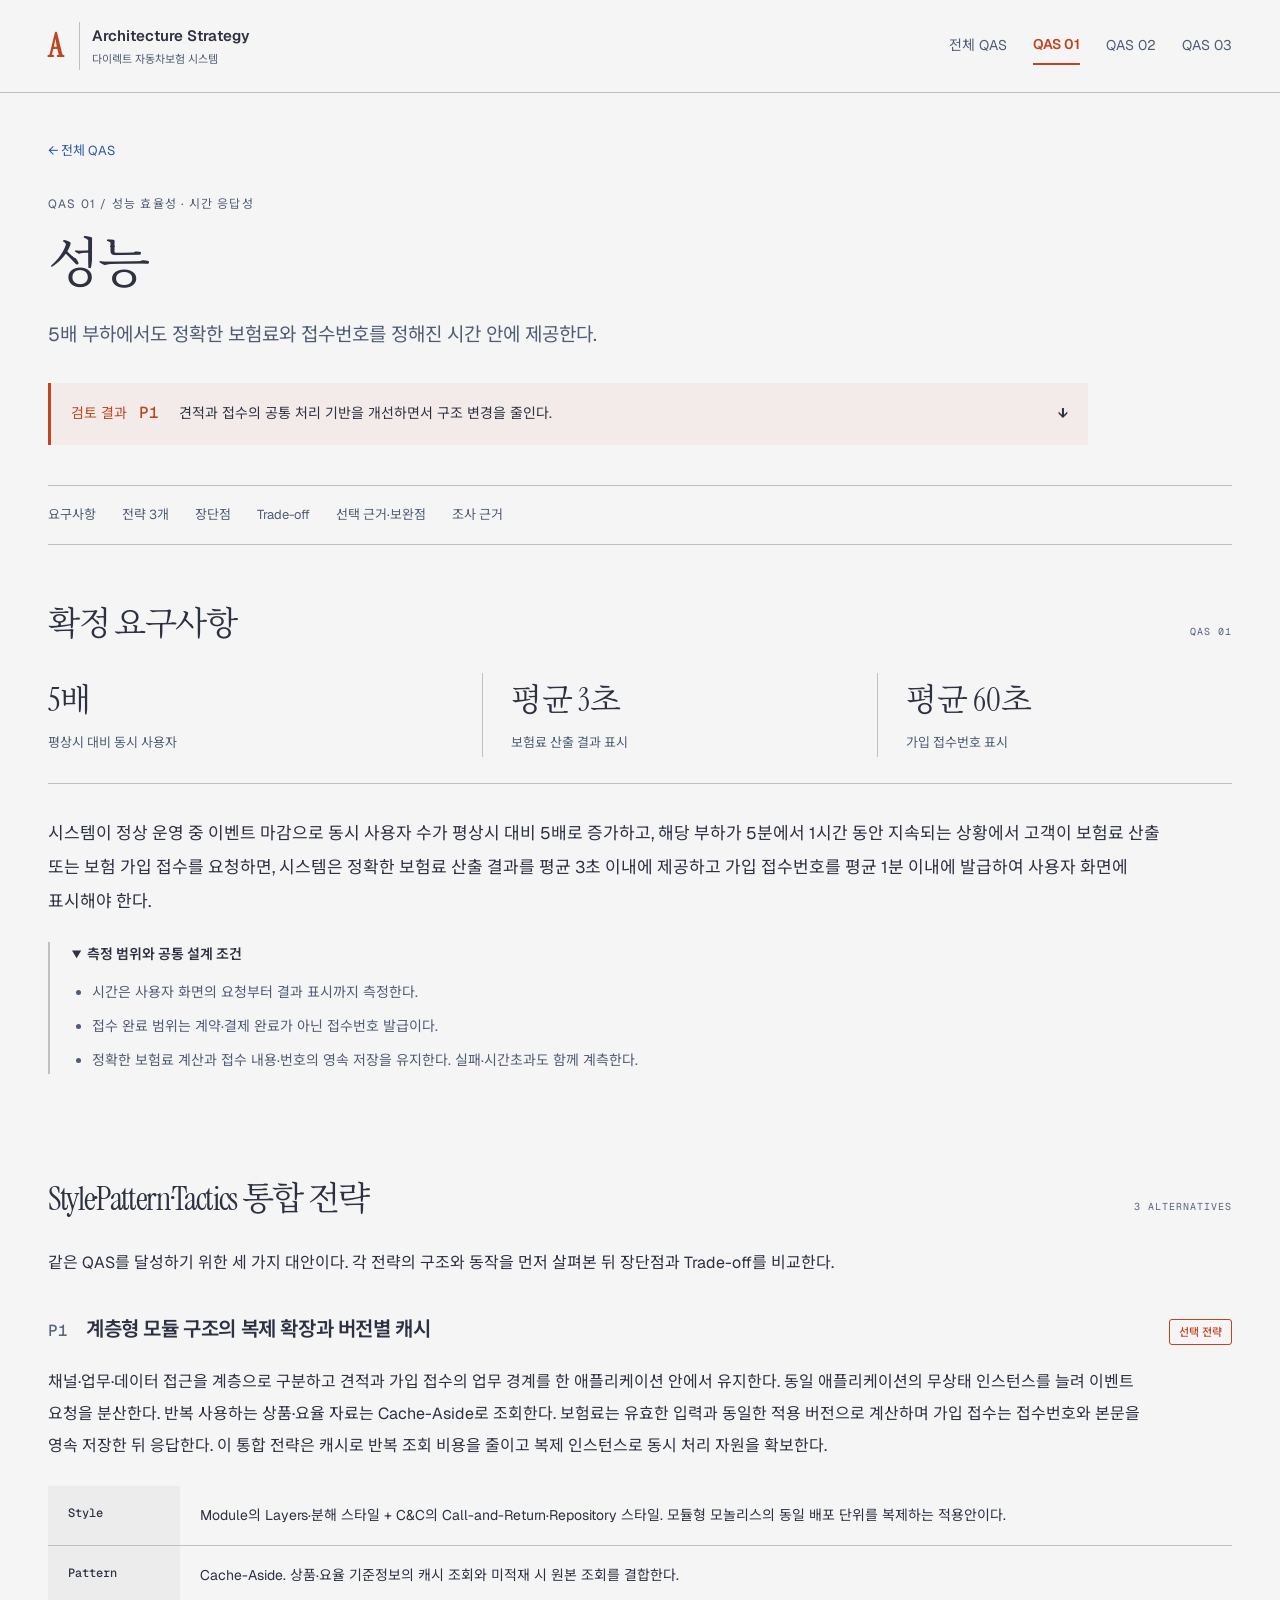
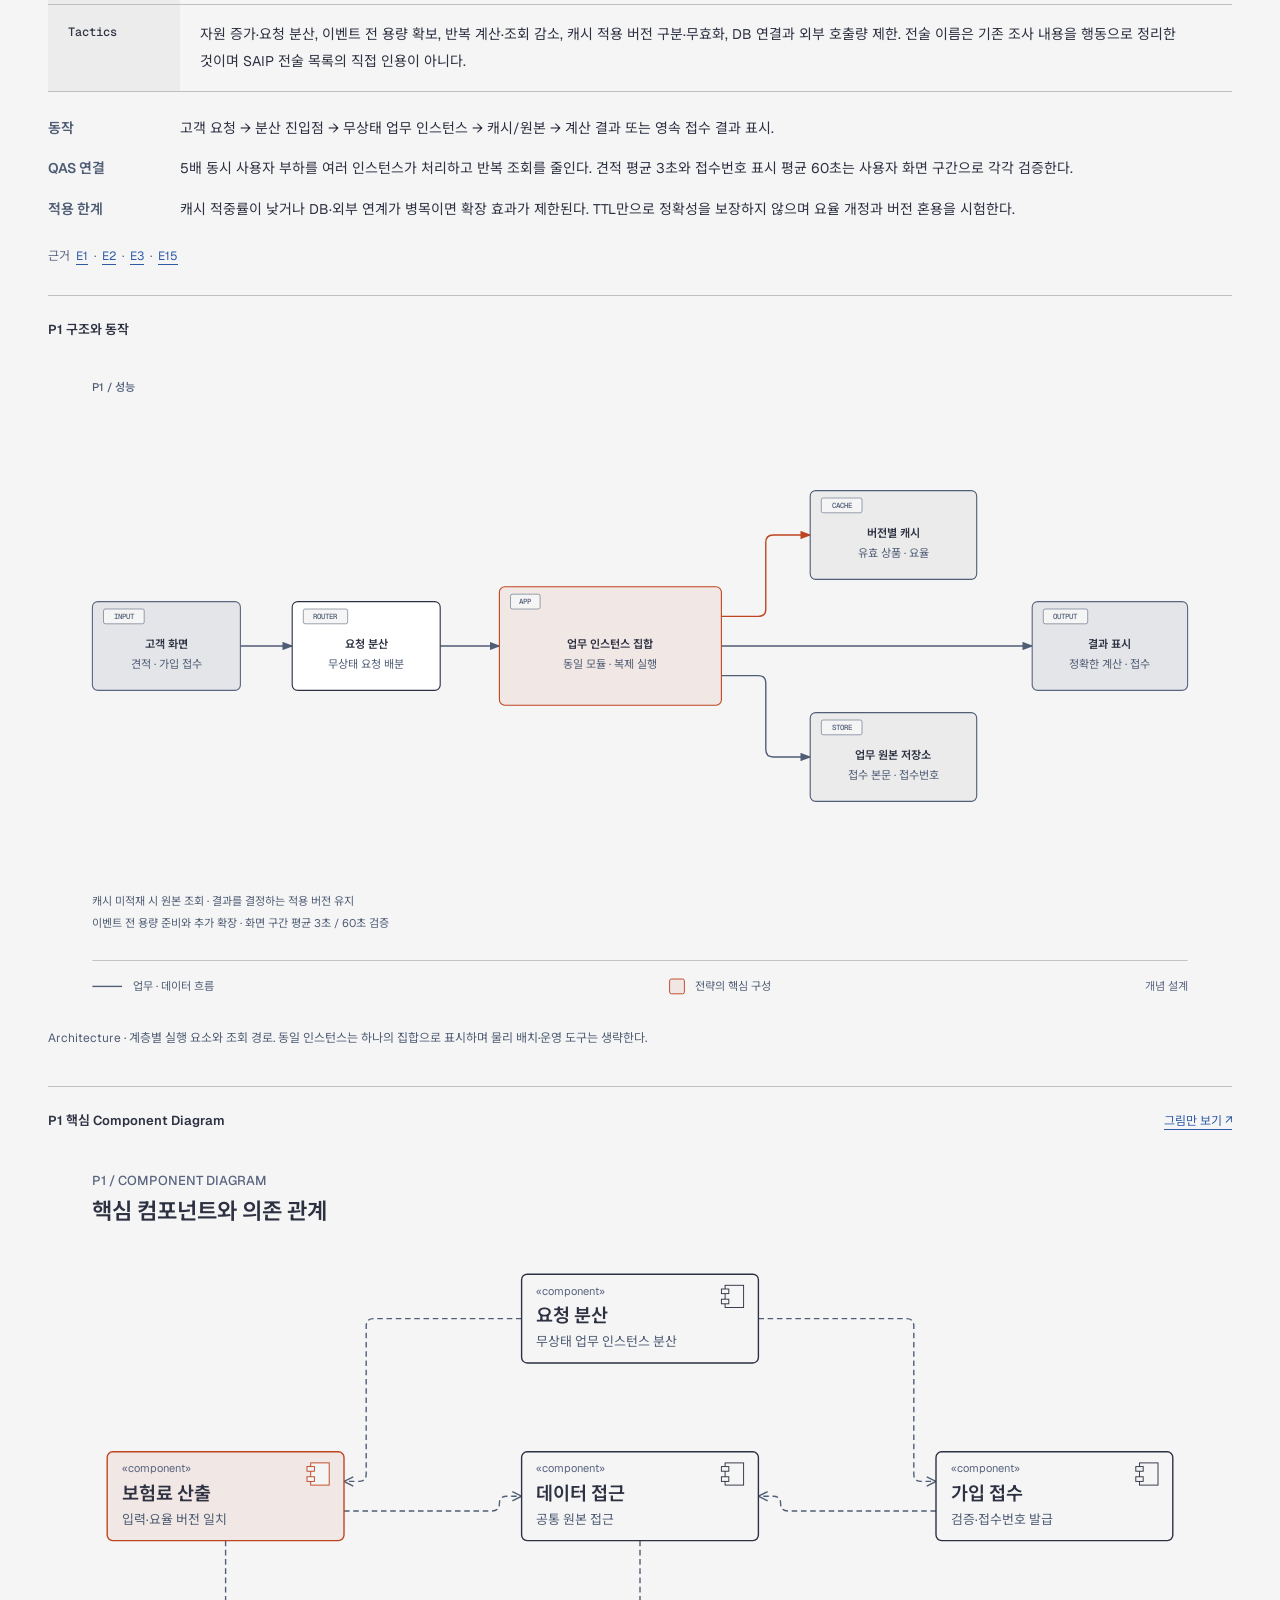
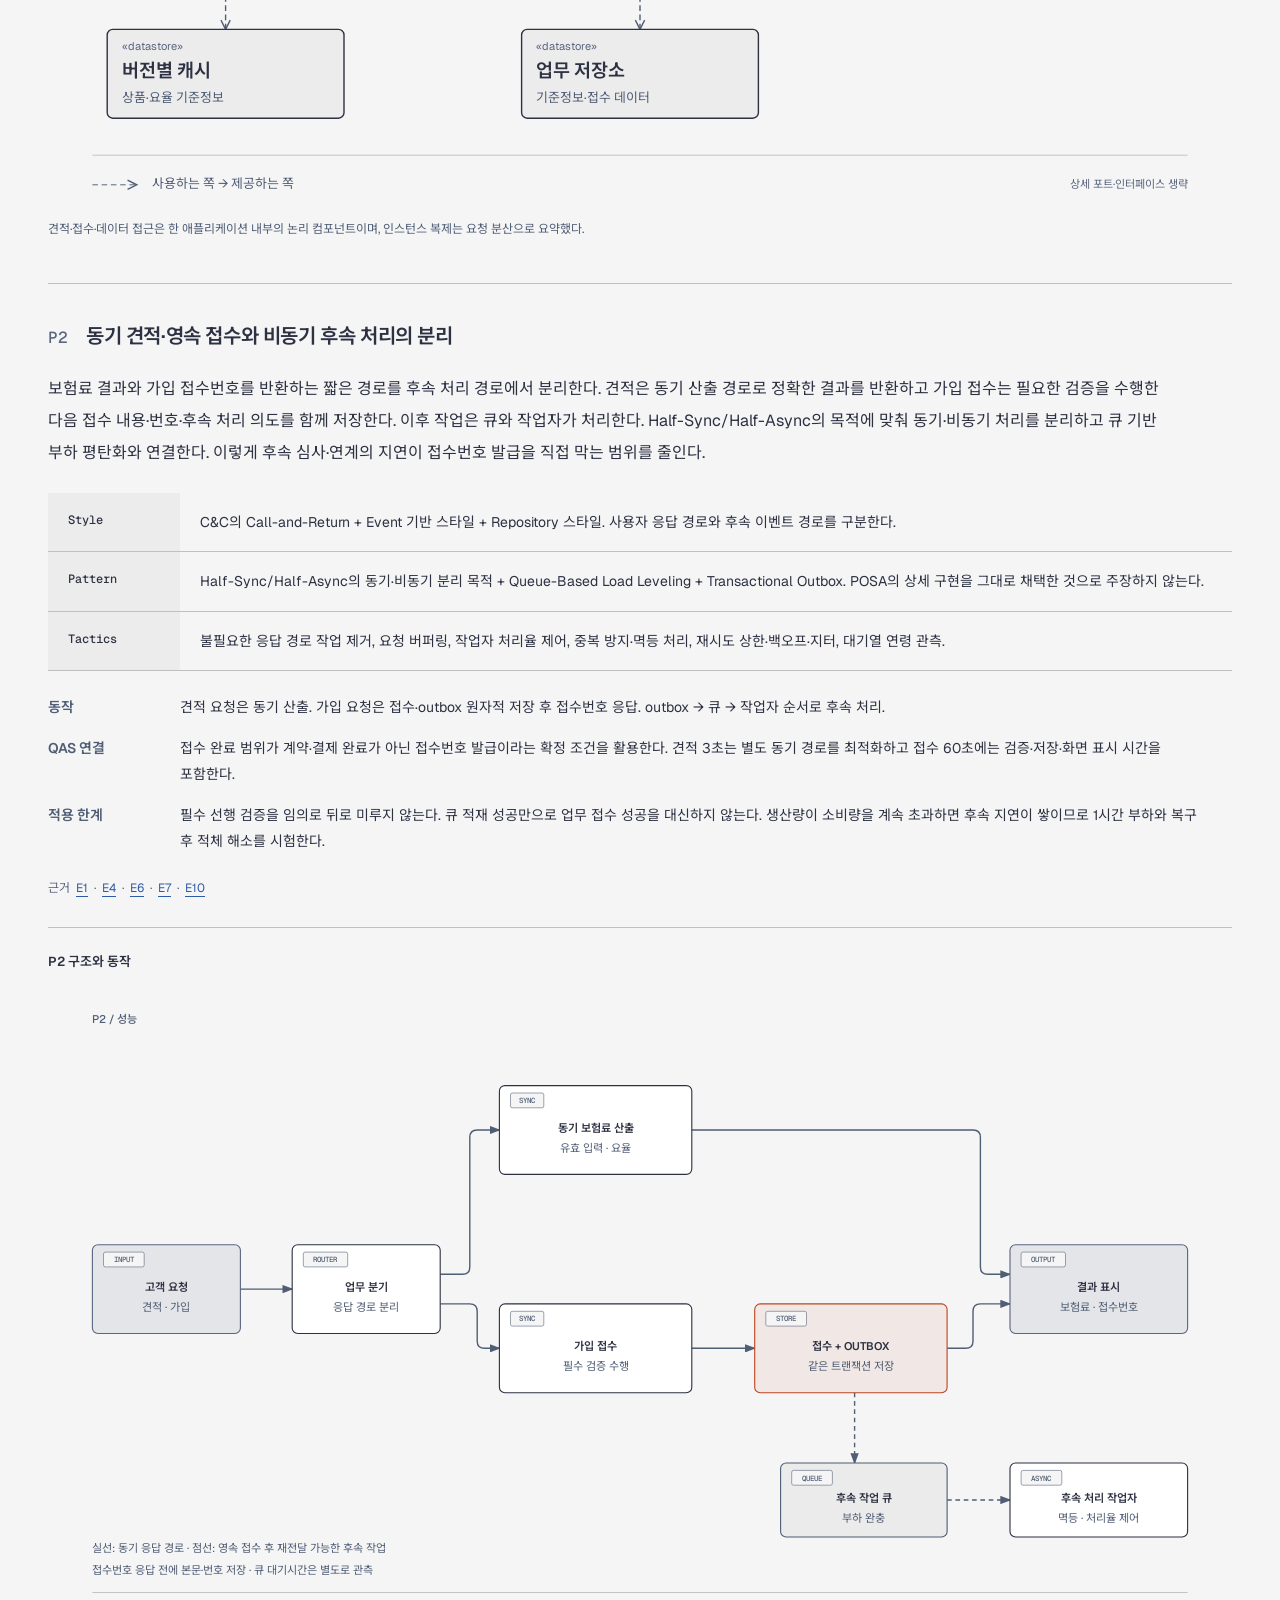
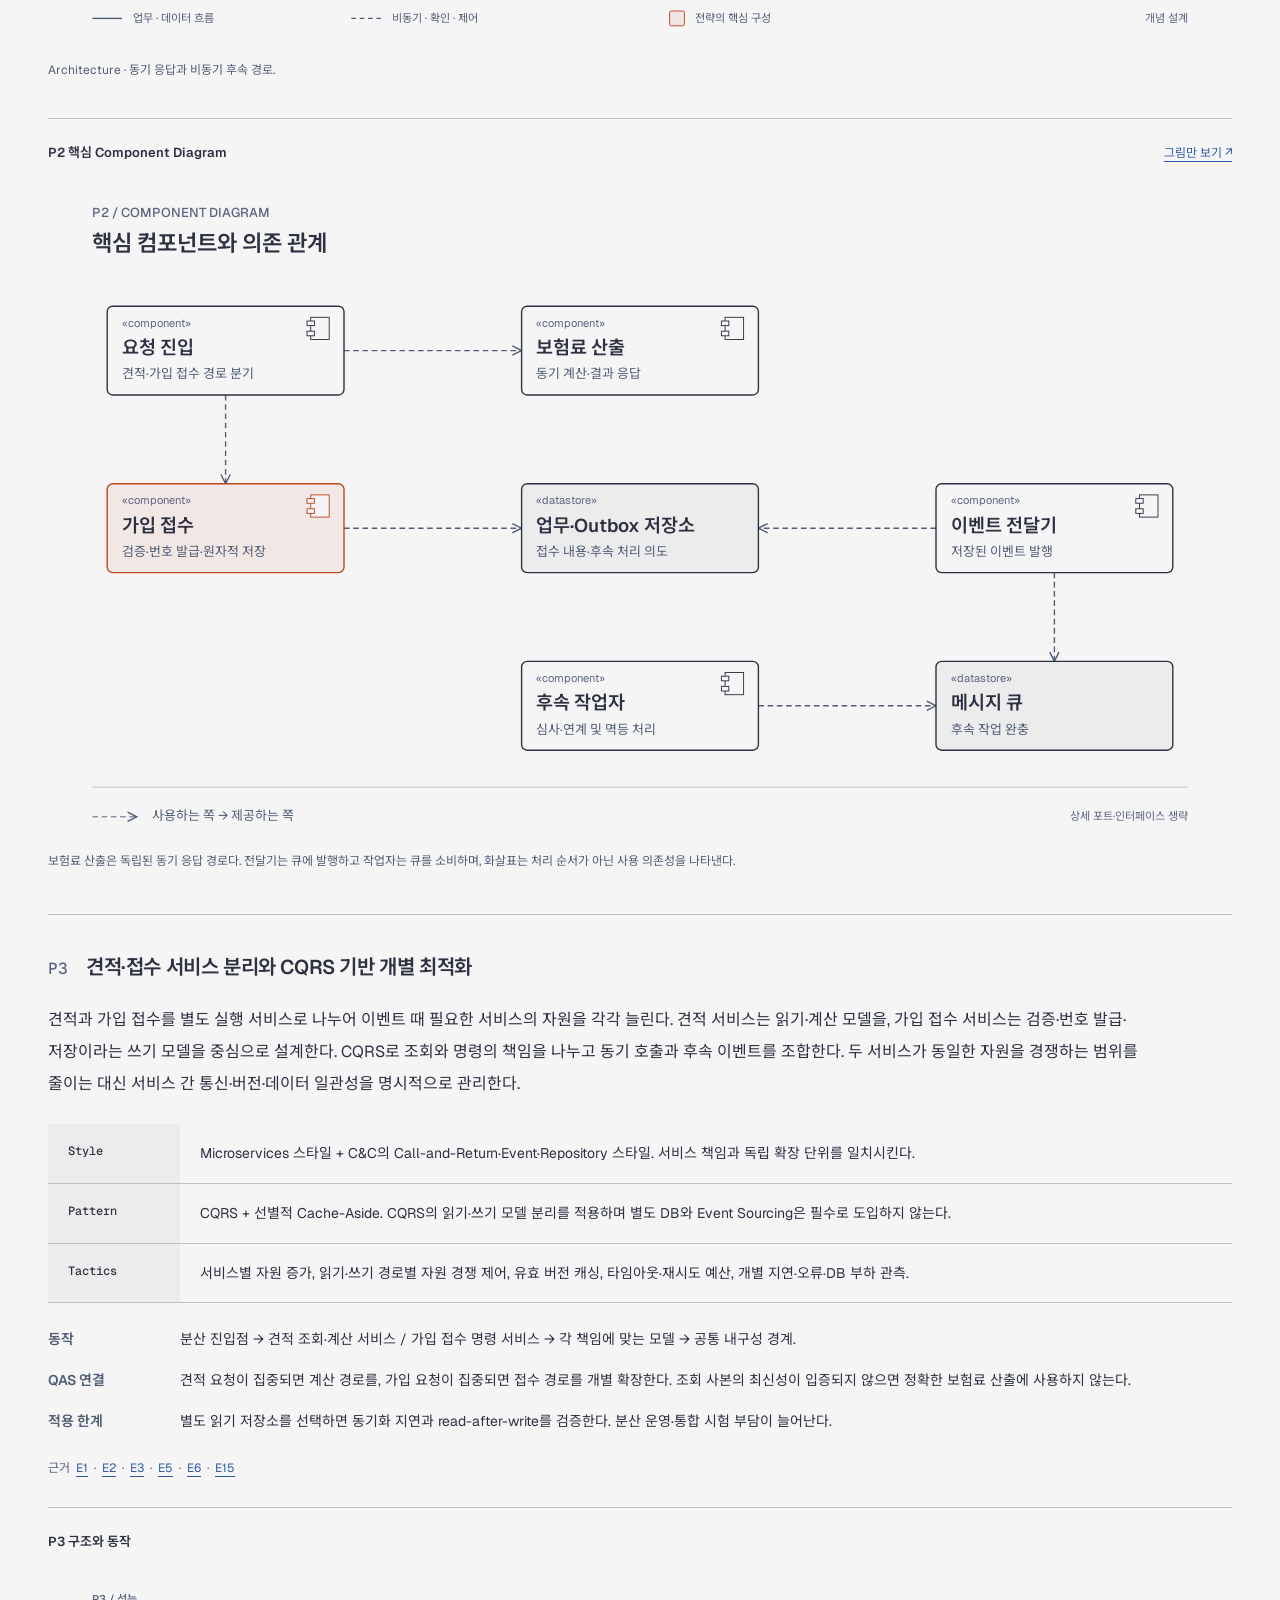
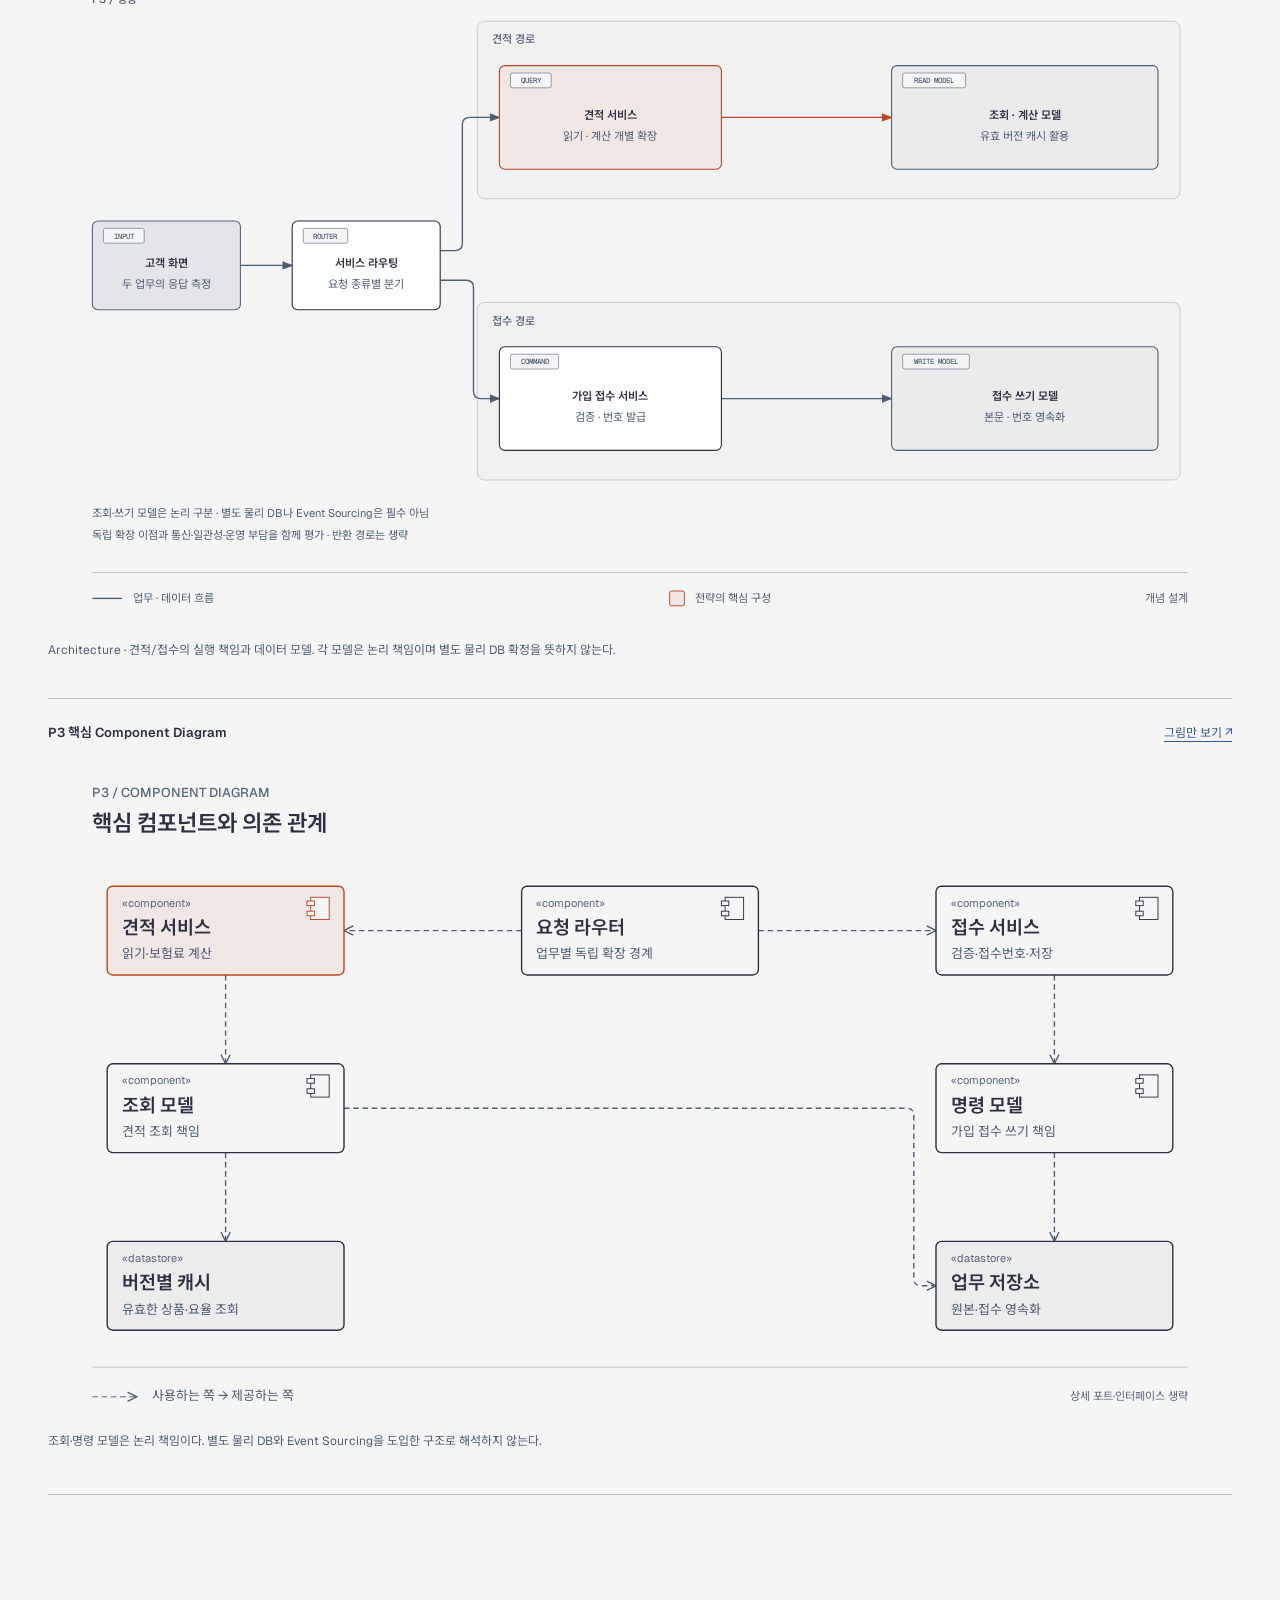
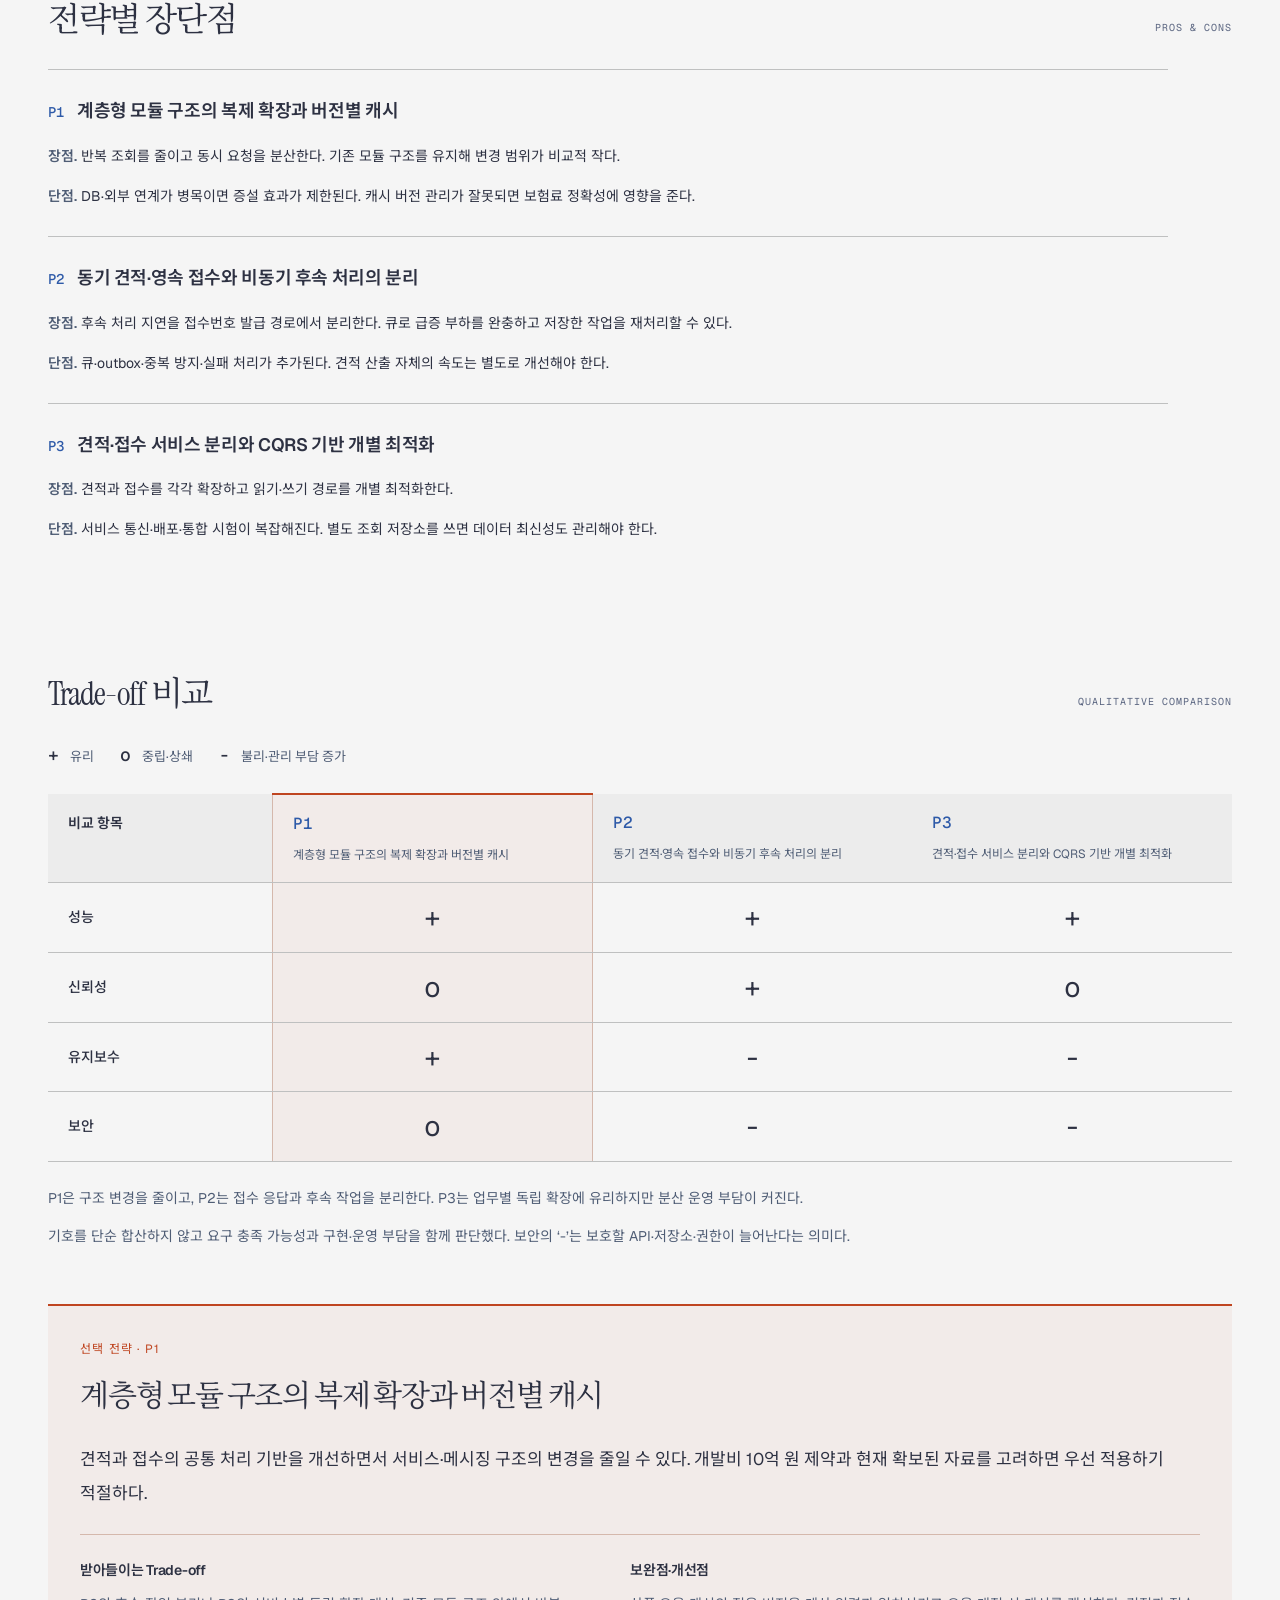
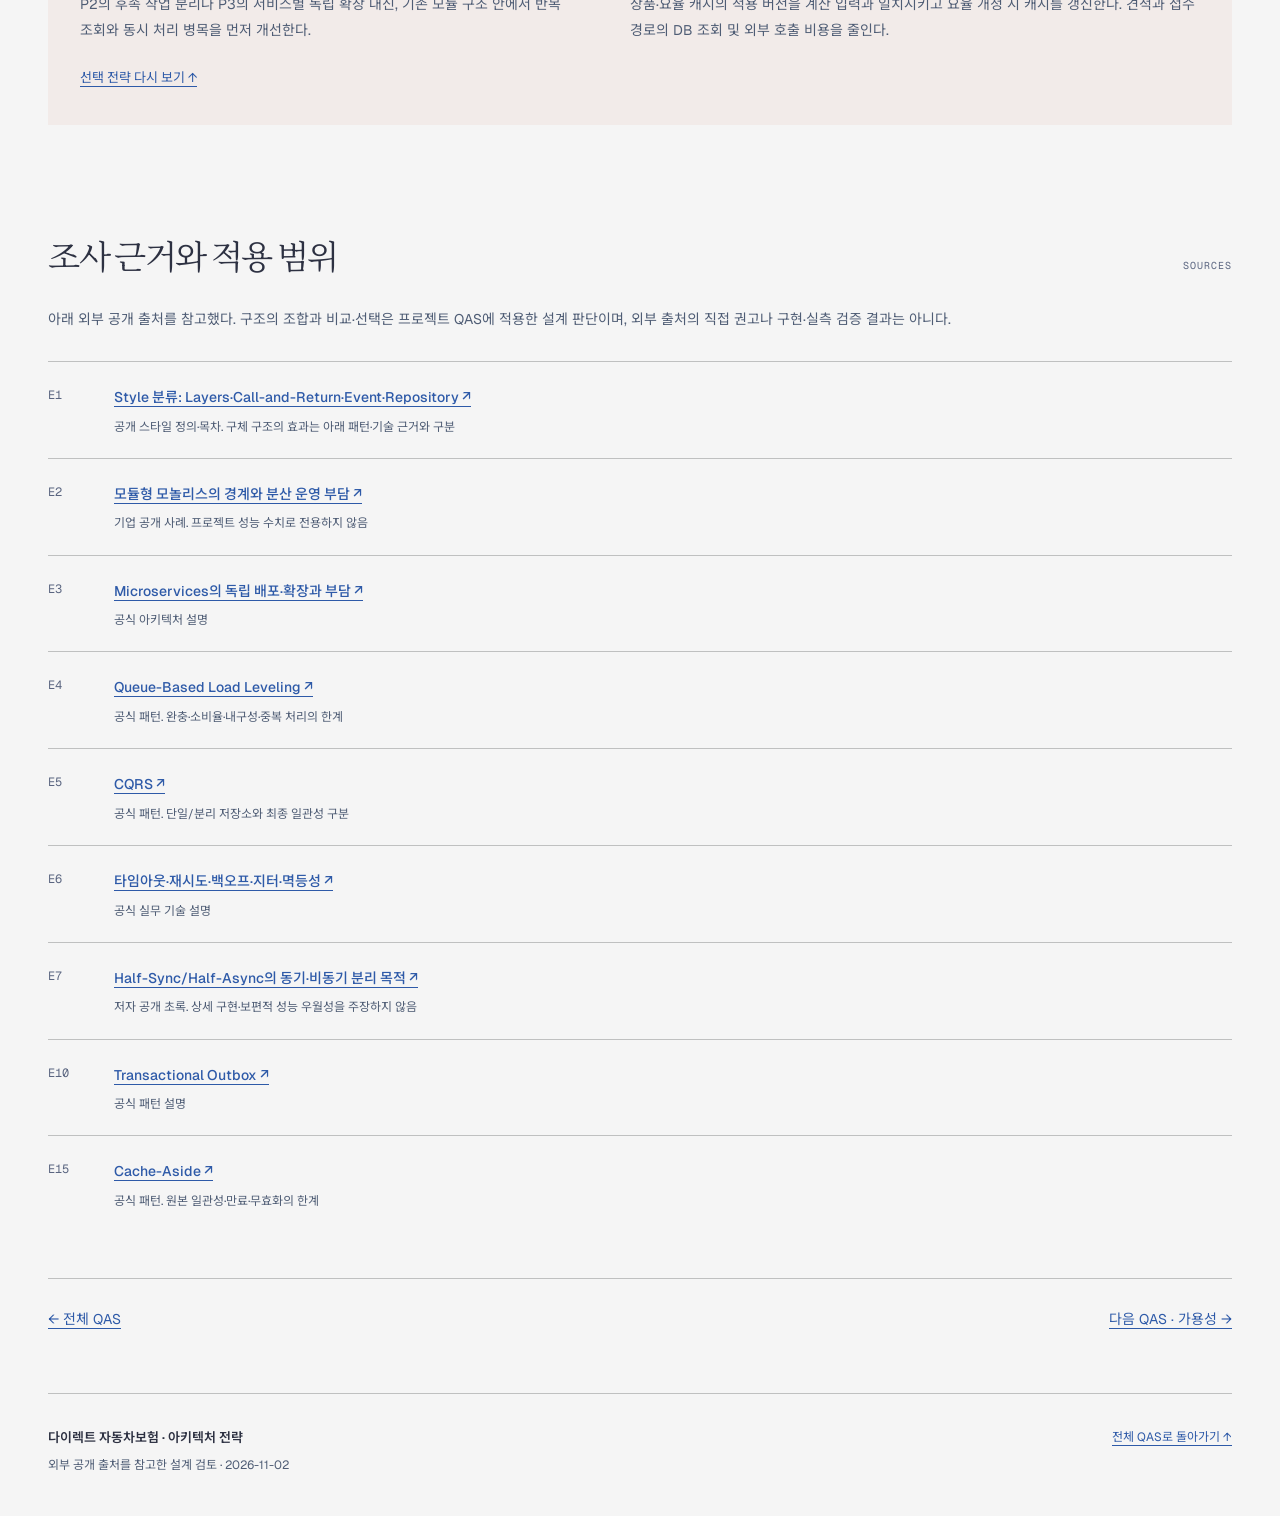
<file: site/performance.html>
<!DOCTYPE html>
<html lang="ko"><head><meta charset="utf-8"><meta name="viewport" content="width=device-width,initial-scale=1">
<meta name="description" content="5배 부하에서도 정확한 보험료와 접수번호를 정해진 시간 안에 제공한다."><meta name="theme-color" content="#f5f5f5">
<title>성능 QAS | 자동차보험 아키텍처 전략</title>
<link rel="stylesheet" href="https://fonts.googleapis.com/css2?family=Instrument+Serif&family=Geist:wght@400;500;600&family=Geist+Mono:wght@400;500&family=Noto+Sans+KR:wght@400;500;600;700&family=Noto+Serif+KR:wght@400&display=swap">
<link rel="stylesheet" href="assets/site.css?v=09b72014bb76"></head><body>
<a class="skip" href="#main">본문으로 건너뛰기</a>
<header class="site-header"><div class="header-inner"><a class="brand" href="index.html"><span class="brand-mark" aria-hidden="true">A</span><span>Architecture Strategy<small>다이렉트 자동차보험 시스템</small></span></a><nav class="primary-nav" aria-label="주요 메뉴"><a href="index.html">전체 QAS</a><a href="performance.html" aria-current="page">QAS 01</a><a href="availability.html">QAS 02</a><a href="recovery.html">QAS 03</a></nav></div></header>
<main id="main"><section class="page-intro"><a class="breadcrumb" href="index.html">← 전체 QAS</a><p class="eyebrow">QAS 01 / 성능 효율성 · 시간 응답성</p><h1>성능</h1><p class="lead">5배 부하에서도 정확한 보험료와 접수번호를 정해진 시간 안에 제공한다.</p><a class="choice-summary" href="#decision"><span>검토 결과 <strong>P1</strong></span><span>견적과 접수의 공통 처리 기반을 개선하면서 구조 변경을 줄인다.</span><b aria-hidden="true">↓</b></a></section><nav class="section-nav" aria-label="이 페이지의 목차"><a href="#requirements">요구사항</a><a href="#strategies">전략 3개</a><a href="#pros-cons">장단점</a><a href="#comparison">Trade-off</a><a href="#decision">선택 근거·보완점</a><a href="#sources">조사 근거</a></nav><section class="requirements" id="requirements"><div class="section-heading"><h2>확정 요구사항</h2><span class="section-label">QAS 01</span></div><div class="metrics"><div><strong>5배</strong><span>평상시 대비 동시 사용자</span></div><div><strong>평균 3초</strong><span>보험료 산출 결과 표시</span></div><div><strong>평균 60초</strong><span>가입 접수번호 표시</span></div></div><p class="scenario">시스템이 정상 운영 중 이벤트 마감으로 동시 사용자 수가 평상시 대비 5배로 증가하고, 해당 부하가 5분에서 1시간 동안 지속되는 상황에서 고객이 보험료 산출 또는 보험 가입 접수를 요청하면, 시스템은 정확한 보험료 산출 결과를 평균 3초 이내에 제공하고 가입 접수번호를 평균 1분 이내에 발급하여 사용자 화면에 표시해야 한다.</p><details class="conditions" open><summary>측정 범위와 공통 설계 조건</summary><ul><li>시간은 사용자 화면의 요청부터 결과 표시까지 측정한다.</li><li>접수 완료 범위는 계약·결제 완료가 아닌 접수번호 발급이다.</li><li>정확한 보험료 계산과 접수 내용·번호의 영속 저장을 유지한다. 실패·시간초과도 함께 계측한다.</li></ul></details></section><section id="strategies"><div class="section-heading"><h2>Style·Pattern·Tactics 통합 전략</h2><span class="section-label">3 ALTERNATIVES</span></div><p>같은 QAS를 달성하기 위한 세 가지 대안이다. 각 전략의 구조와 동작을 먼저 살펴본 뒤 장단점과 Trade-off를 비교한다.</p><article class="strategy" id="p1"><div class="strategy-heading"><span class="strategy-id">P1</span><h3>계층형 모듈 구조의 복제 확장과 버전별 캐시</h3><span class="selected-tag">선택 전략</span></div><p class="strategy-intro">채널·업무·데이터 접근을 계층으로 구분하고 견적과 가입 접수의 업무 경계를 한 애플리케이션 안에서 유지한다. 동일 애플리케이션의 무상태 인스턴스를 늘려 이벤트 요청을 분산한다. 반복 사용하는 상품·요율 자료는 Cache-Aside로 조회한다. 보험료는 유효한 입력과 동일한 적용 버전으로 계산하며 가입 접수는 접수번호와 본문을 영속 저장한 뒤 응답한다. 이 통합 전략은 캐시로 반복 조회 비용을 줄이고 복제 인스턴스로 동시 처리 자원을 확보한다.</p><div class="table-wrap"><table class="spt"><caption class="sr-only">P1의 Style, Pattern, Tactics</caption><tbody><tr><th scope="row">Style</th><td>Module의 Layers·분해 스타일 + C&amp;C의 Call-and-Return·Repository 스타일. 모듈형 모놀리스의 동일 배포 단위를 복제하는 적용안이다.</td></tr><tr><th scope="row">Pattern</th><td>Cache-Aside. 상품·요율 기준정보의 캐시 조회와 미적재 시 원본 조회를 결합한다.</td></tr><tr><th scope="row">Tactics</th><td>자원 증가·요청 분산, 이벤트 전 용량 확보, 반복 계산·조회 감소, 캐시 적용 버전 구분·무효화, DB 연결과 외부 호출량 제한. 전술 이름은 기존 조사 내용을 행동으로 정리한 것이며 SAIP 전술 목록의 직접 인용이 아니다.</td></tr></tbody></table></div><dl class="strategy-notes"><div><dt>동작</dt><dd>고객 요청 → 분산 진입점 → 무상태 업무 인스턴스 → 캐시/원본 → 계산 결과 또는 영속 접수 결과 표시.</dd></div><div><dt>QAS 연결</dt><dd>5배 동시 사용자 부하를 여러 인스턴스가 처리하고 반복 조회를 줄인다. 견적 평균 3초와 접수번호 표시 평균 60초는 사용자 화면 구간으로 각각 검증한다.</dd></div><div><dt>적용 한계</dt><dd>캐시 적중률이 낮거나 DB·외부 연계가 병목이면 확장 효과가 제한된다. TTL만으로 정확성을 보장하지 않으며 요율 개정과 버전 혼용을 시험한다.</dd></div></dl><p class="citations">근거 <a href="#source-E1">E1</a> · <a href="#source-E2">E2</a> · <a href="#source-E3">E3</a> · <a href="#source-E15">E15</a></p><figure><div class="figure-heading"><span>P1 구조와 동작</span></div><div class="diagram-container"><svg style="display:block;width:100%;max-width:100%;min-width:0;height:auto" viewBox="0 0 1280 720" xmlns="http://www.w3.org/2000/svg" role="img" aria-labelledby="p1-title p1-desc"><title id="p1-title">P1 계층형 모듈 구조의 복제 확장과 버전별 캐시</title><desc id="p1-desc">고객 요청 → 분산 진입점 → 무상태 업무 인스턴스 → 캐시/원본 → 계산 결과 또는 영속 접수 결과 표시.</desc><defs><marker id="p1-arrow" markerWidth="8" markerHeight="6" refX="7" refY="3" orient="auto"><polygon points="0 0, 8 3, 0 6" fill="#4f5d75"/></marker><marker id="p1-arrow-accent" markerWidth="8" markerHeight="6" refX="7" refY="3" orient="auto"><polygon points="0 0, 8 3, 0 6" fill="#bf4520"/></marker><marker id="p1-arrow-link" markerWidth="8" markerHeight="6" refX="7" refY="3" orient="auto"><polygon points="0 0, 8 3, 0 6" fill="#2e5aa8"/></marker></defs><rect width="1280" height="720" fill="#f5f5f5"/><text x="48" y="44" fill="#4f5d75" font-size="12" font-weight="500" font-family="&#x27;Geist&#x27;, &#x27;Noto Sans KR&#x27;, &#x27;Apple SD Gothic Neo&#x27;, &#x27;Malgun Gothic&#x27;, sans-serif" text-anchor="start">P1  /  성능</text><path data-role="connector" d="M 208,320 L 264,320" fill="none" stroke="#4f5d75" stroke-width="1.5" marker-end="url(#p1-arrow)"/><path data-role="connector" d="M 424,320 L 488,320" fill="none" stroke="#4f5d75" stroke-width="1.5" marker-end="url(#p1-arrow)"/><path data-role="connector" d="M 728,288 L 768,288 Q 776,288 776,280 L 776,208 Q 776,200 784,200 L 824,200" fill="none" stroke="#bf4520" stroke-width="1.5" marker-end="url(#p1-arrow-accent)"/><path data-role="connector" d="M 728,352 L 768,352 Q 776,352 776,360 L 776,432 Q 776,440 784,440 L 824,440" fill="none" stroke="#4f5d75" stroke-width="1.5" marker-end="url(#p1-arrow)"/><path data-role="connector" d="M 728,320 L 1064,320" fill="none" stroke="#4f5d75" stroke-width="1.5" marker-end="url(#p1-arrow)"/><g data-node-id="client" data-kind="input"><rect x="48" y="272" width="160" height="96" rx="6" fill="#f5f5f5"/><rect data-role="bounds" x="48" y="272" width="160" height="96" rx="6" fill="rgba(79,93,117,.10)" stroke="#5a6580" stroke-width="1.2"/><rect x="60" y="280" width="44" height="16" rx="2" fill="#f5f5f5" stroke="#4f5d75" stroke-width=".6"/><text x="82.0" y="291" fill="#4f5d75" font-size="8" font-weight="500" font-family="&#x27;Geist Mono&#x27;, ui-monospace, monospace" text-anchor="middle">INPUT</text><text x="128.0" y="322.0" fill="#2d3142" font-size="12" font-weight="600" font-family="&#x27;Geist&#x27;, &#x27;Noto Sans KR&#x27;, &#x27;Apple SD Gothic Neo&#x27;, &#x27;Malgun Gothic&#x27;, sans-serif" text-anchor="middle">고객 화면</text><text x="128.0" y="344.0" fill="#4f5d75" font-size="12" font-weight="400" font-family="&#x27;Geist&#x27;, &#x27;Noto Sans KR&#x27;, &#x27;Apple SD Gothic Neo&#x27;, &#x27;Malgun Gothic&#x27;, sans-serif" text-anchor="middle">견적 · 가입 접수</text></g><g data-node-id="entry" data-kind="backend"><rect x="264" y="272" width="160" height="96" rx="6" fill="#f5f5f5"/><rect data-role="bounds" x="264" y="272" width="160" height="96" rx="6" fill="#ffffff" stroke="#2d3142" stroke-width="1.2"/><rect x="276" y="280" width="48" height="16" rx="2" fill="#f5f5f5" stroke="#4f5d75" stroke-width=".6"/><text x="300.0" y="291" fill="#4f5d75" font-size="8" font-weight="500" font-family="&#x27;Geist Mono&#x27;, ui-monospace, monospace" text-anchor="middle">ROUTER</text><text x="344.0" y="322.0" fill="#2d3142" font-size="12" font-weight="600" font-family="&#x27;Geist&#x27;, &#x27;Noto Sans KR&#x27;, &#x27;Apple SD Gothic Neo&#x27;, &#x27;Malgun Gothic&#x27;, sans-serif" text-anchor="middle">요청 분산</text><text x="344.0" y="344.0" fill="#4f5d75" font-size="12" font-weight="400" font-family="&#x27;Geist&#x27;, &#x27;Noto Sans KR&#x27;, &#x27;Apple SD Gothic Neo&#x27;, &#x27;Malgun Gothic&#x27;, sans-serif" text-anchor="middle">무상태 요청 배분</text></g><g data-node-id="app" data-kind="focal"><rect x="488" y="256" width="240" height="128" rx="6" fill="#f5f5f5"/><rect data-role="bounds" x="488" y="256" width="240" height="128" rx="6" fill="rgba(191,69,32,.08)" stroke="#bf4520" stroke-width="1.2"/><rect x="500" y="264" width="32" height="16" rx="2" fill="#f5f5f5" stroke="#4f5d75" stroke-width=".6"/><text x="516.0" y="275" fill="#4f5d75" font-size="8" font-weight="500" font-family="&#x27;Geist Mono&#x27;, ui-monospace, monospace" text-anchor="middle">APP</text><text x="608.0" y="322.0" fill="#2d3142" font-size="12" font-weight="600" font-family="&#x27;Geist&#x27;, &#x27;Noto Sans KR&#x27;, &#x27;Apple SD Gothic Neo&#x27;, &#x27;Malgun Gothic&#x27;, sans-serif" text-anchor="middle">업무 인스턴스 집합</text><text x="608.0" y="344.0" fill="#4f5d75" font-size="12" font-weight="400" font-family="&#x27;Geist&#x27;, &#x27;Noto Sans KR&#x27;, &#x27;Apple SD Gothic Neo&#x27;, &#x27;Malgun Gothic&#x27;, sans-serif" text-anchor="middle">동일 모듈 · 복제 실행</text></g><g data-node-id="cache" data-kind="store"><rect x="824" y="152" width="180" height="96" rx="6" fill="#f5f5f5"/><rect data-role="bounds" x="824" y="152" width="180" height="96" rx="6" fill="rgba(45,49,66,.05)" stroke="#4f5d75" stroke-width="1.2"/><rect x="836" y="160" width="44" height="16" rx="2" fill="#f5f5f5" stroke="#4f5d75" stroke-width=".6"/><text x="858.0" y="171" fill="#4f5d75" font-size="8" font-weight="500" font-family="&#x27;Geist Mono&#x27;, ui-monospace, monospace" text-anchor="middle">CACHE</text><text x="914.0" y="202.0" fill="#2d3142" font-size="12" font-weight="600" font-family="&#x27;Geist&#x27;, &#x27;Noto Sans KR&#x27;, &#x27;Apple SD Gothic Neo&#x27;, &#x27;Malgun Gothic&#x27;, sans-serif" text-anchor="middle">버전별 캐시</text><text x="914.0" y="224.0" fill="#4f5d75" font-size="12" font-weight="400" font-family="&#x27;Geist&#x27;, &#x27;Noto Sans KR&#x27;, &#x27;Apple SD Gothic Neo&#x27;, &#x27;Malgun Gothic&#x27;, sans-serif" text-anchor="middle">유효 상품 · 요율</text></g><g data-node-id="db" data-kind="store"><rect x="824" y="392" width="180" height="96" rx="6" fill="#f5f5f5"/><rect data-role="bounds" x="824" y="392" width="180" height="96" rx="6" fill="rgba(45,49,66,.05)" stroke="#4f5d75" stroke-width="1.2"/><rect x="836" y="400" width="44" height="16" rx="2" fill="#f5f5f5" stroke="#4f5d75" stroke-width=".6"/><text x="858.0" y="411" fill="#4f5d75" font-size="8" font-weight="500" font-family="&#x27;Geist Mono&#x27;, ui-monospace, monospace" text-anchor="middle">STORE</text><text x="914.0" y="442.0" fill="#2d3142" font-size="12" font-weight="600" font-family="&#x27;Geist&#x27;, &#x27;Noto Sans KR&#x27;, &#x27;Apple SD Gothic Neo&#x27;, &#x27;Malgun Gothic&#x27;, sans-serif" text-anchor="middle">업무 원본 저장소</text><text x="914.0" y="464.0" fill="#4f5d75" font-size="12" font-weight="400" font-family="&#x27;Geist&#x27;, &#x27;Noto Sans KR&#x27;, &#x27;Apple SD Gothic Neo&#x27;, &#x27;Malgun Gothic&#x27;, sans-serif" text-anchor="middle">접수 본문 · 접수번호</text></g><g data-node-id="screen" data-kind="input"><rect x="1064" y="272" width="168" height="96" rx="6" fill="#f5f5f5"/><rect data-role="bounds" x="1064" y="272" width="168" height="96" rx="6" fill="rgba(79,93,117,.10)" stroke="#5a6580" stroke-width="1.2"/><rect x="1076" y="280" width="48" height="16" rx="2" fill="#f5f5f5" stroke="#4f5d75" stroke-width=".6"/><text x="1100.0" y="291" fill="#4f5d75" font-size="8" font-weight="500" font-family="&#x27;Geist Mono&#x27;, ui-monospace, monospace" text-anchor="middle">OUTPUT</text><text x="1148.0" y="322.0" fill="#2d3142" font-size="12" font-weight="600" font-family="&#x27;Geist&#x27;, &#x27;Noto Sans KR&#x27;, &#x27;Apple SD Gothic Neo&#x27;, &#x27;Malgun Gothic&#x27;, sans-serif" text-anchor="middle">결과 표시</text><text x="1148.0" y="344.0" fill="#4f5d75" font-size="12" font-weight="400" font-family="&#x27;Geist&#x27;, &#x27;Noto Sans KR&#x27;, &#x27;Apple SD Gothic Neo&#x27;, &#x27;Malgun Gothic&#x27;, sans-serif" text-anchor="middle">정확한 계산 · 접수</text></g><text x="48" y="600" fill="#4f5d75" font-size="12" font-weight="400" font-family="&#x27;Geist&#x27;, &#x27;Noto Sans KR&#x27;, &#x27;Apple SD Gothic Neo&#x27;, &#x27;Malgun Gothic&#x27;, sans-serif" text-anchor="start">캐시 미적재 시 원본 조회 · 결과를 결정하는 적용 버전 유지</text><text x="48" y="624" fill="#4f5d75" font-size="12" font-weight="400" font-family="&#x27;Geist&#x27;, &#x27;Noto Sans KR&#x27;, &#x27;Apple SD Gothic Neo&#x27;, &#x27;Malgun Gothic&#x27;, sans-serif" text-anchor="start">이벤트 전 용량 준비와 추가 확장 · 화면 구간 평균 3초 / 60초 검증</text><line x1="48" y1="660" x2="1232" y2="660" stroke="#bfc0c0" stroke-width="1"/><line x1="48" y1="688" x2="80" y2="688" stroke="#4f5d75" stroke-width="1.5"/><text x="92" y="692" fill="#4f5d75" font-size="12" font-weight="400" font-family="&#x27;Geist&#x27;, &#x27;Noto Sans KR&#x27;, &#x27;Apple SD Gothic Neo&#x27;, &#x27;Malgun Gothic&#x27;, sans-serif" text-anchor="start">업무 · 데이터 흐름</text><rect x="672" y="680" width="16" height="16" rx="2" fill="rgba(191,69,32,.08)" stroke="#bf4520"/><text x="700" y="692" fill="#4f5d75" font-size="12" font-weight="400" font-family="&#x27;Geist&#x27;, &#x27;Noto Sans KR&#x27;, &#x27;Apple SD Gothic Neo&#x27;, &#x27;Malgun Gothic&#x27;, sans-serif" text-anchor="start">전략의 핵심 구성</text><text x="1232" y="692" fill="#5a6580" font-size="12" font-weight="400" font-family="&#x27;Geist&#x27;, &#x27;Noto Sans KR&#x27;, &#x27;Apple SD Gothic Neo&#x27;, &#x27;Malgun Gothic&#x27;, sans-serif" text-anchor="end">개념 설계</text></svg></div><figcaption>Architecture · 계층별 실행 요소와 조회 경로. 동일 인스턴스는 하나의 집합으로 표시하며 물리 배치·운영 도구는 생략한다.</figcaption></figure><figure class="component-overview"><div class="figure-heading"><span>P1 핵심 Component Diagram</span><a class="component-open" href="components/p1.html" target="_blank" rel="noopener noreferrer">그림만 보기 ↗</a></div><div class="diagram-container"><svg class="component-diagram" style="display:block;width:100%;max-width:100%;min-width:0;height:auto" viewBox="0 0 1280 720" xmlns="http://www.w3.org/2000/svg" role="img" aria-labelledby="p1-component-title p1-component-desc"><title id="p1-component-title">P1 핵심 컴포넌트 구성</title><desc id="p1-component-desc">요청 분산이 견적·접수 컴포넌트를 사용하며, 두 업무는 공통 데이터 접근과 버전별 캐시를 통해 업무 저장소를 이용한다.</desc><defs><marker id="p1-component-dependency" markerWidth="10" markerHeight="10" refX="9" refY="5" orient="auto"><path d="M 1 1 L 9 5 L 1 9" fill="none" stroke="#4f5d75" stroke-width="1.2"/></marker><marker id="p1-component-replication" markerWidth="10" markerHeight="10" refX="9" refY="5" orient="auto"><path d="M 1 1 L 9 5 L 1 9" fill="none" stroke="#bf4520" stroke-width="1.2"/></marker><marker id="p1-component-external" markerWidth="10" markerHeight="10" refX="9" refY="5" orient="auto"><path d="M 1 1 L 9 5 L 1 9" fill="none" stroke="#2e5aa8" stroke-width="1.2"/></marker></defs><rect width="1280" height="720" fill="#f5f5f5"/><text x="48" y="48" fill="#5a6580" font-size="14" font-weight="500" font-family="&#x27;Geist&#x27;, &#x27;Noto Sans KR&#x27;, &#x27;Apple SD Gothic Neo&#x27;, &#x27;Malgun Gothic&#x27;, sans-serif" text-anchor="start">P1 / COMPONENT DIAGRAM</text><text x="48" y="84" fill="#2d3142" font-size="24" font-weight="600" font-family="&#x27;Geist&#x27;, &#x27;Noto Sans KR&#x27;, &#x27;Apple SD Gothic Neo&#x27;, &#x27;Malgun Gothic&#x27;, sans-serif" text-anchor="start">핵심 컴포넌트와 의존 관계</text><path data-role="connector" data-source="entry" data-target="quote" data-relation="dependency" data-points="512,192 344,192 344,368 320,368" d="M 512 192 L 352 192 Q 344 192 344 200 L 344 360 Q 344 368 336 368 L 320 368" fill="none" stroke="#4f5d75" stroke-width="1.5" stroke-dasharray="6,4"/><path data-role="arrowhead" d="M 330 373 L 320 368 L 330 363" fill="none" stroke="#4f5d75" stroke-width="1.5"/><path data-role="connector" data-source="entry" data-target="intake" data-relation="dependency" data-points="768,192 936,192 936,368 960,368" d="M 768 192 L 928 192 Q 936 192 936 200 L 936 360 Q 936 368 944 368 L 960 368" fill="none" stroke="#4f5d75" stroke-width="1.5" stroke-dasharray="6,4"/><path data-role="arrowhead" d="M 950 363 L 960 368 L 950 373" fill="none" stroke="#4f5d75" stroke-width="1.5"/><path data-role="connector" data-source="quote" data-target="cache" data-relation="dependency" data-points="192,432 192,528" d="M 192 432 L 192 528" fill="none" stroke="#4f5d75" stroke-width="1.5" stroke-dasharray="6,4"/><path data-role="arrowhead" d="M 197 518 L 192 528 L 187 518" fill="none" stroke="#4f5d75" stroke-width="1.5"/><path data-role="connector" data-source="quote" data-target="access" data-relation="dependency" data-points="320,400 488,400 488,384 512,384" d="M 320 400 L 480 400 Q 488 400 488 392 L 488 392 Q 488 384 496 384 L 512 384" fill="none" stroke="#4f5d75" stroke-width="1.5" stroke-dasharray="6,4"/><path data-role="arrowhead" d="M 502 379 L 512 384 L 502 389" fill="none" stroke="#4f5d75" stroke-width="1.5"/><path data-role="connector" data-source="intake" data-target="access" data-relation="dependency" data-points="960,400 792,400 792,384 768,384" d="M 960 400 L 800 400 Q 792 400 792 392 L 792 392 Q 792 384 784 384 L 768 384" fill="none" stroke="#4f5d75" stroke-width="1.5" stroke-dasharray="6,4"/><path data-role="arrowhead" d="M 778 389 L 768 384 L 778 379" fill="none" stroke="#4f5d75" stroke-width="1.5"/><path data-role="connector" data-source="access" data-target="db" data-relation="dependency" data-points="640,432 640,528" d="M 640 432 L 640 528" fill="none" stroke="#4f5d75" stroke-width="1.5" stroke-dasharray="6,4"/><path data-role="arrowhead" d="M 645 518 L 640 528 L 635 518" fill="none" stroke="#4f5d75" stroke-width="1.5"/><g data-node-id="entry" data-kind="component"><rect x="512" y="144" width="256" height="96" rx="6" fill="#f5f5f5"/><rect data-role="bounds" x="512" y="144" width="256" height="96" rx="6" fill="#f5f5f5" stroke="#2d3142" stroke-width="1.5"/><text x="528" y="166" fill="#5a6580" font-size="12" font-weight="400" font-family="&#x27;Geist&#x27;, &#x27;Noto Sans KR&#x27;, &#x27;Apple SD Gothic Neo&#x27;, &#x27;Malgun Gothic&#x27;, sans-serif" text-anchor="start">«component»</text><text x="528" y="196" fill="#2d3142" font-size="20" font-weight="600" font-family="&#x27;Geist&#x27;, &#x27;Noto Sans KR&#x27;, &#x27;Apple SD Gothic Neo&#x27;, &#x27;Malgun Gothic&#x27;, sans-serif" text-anchor="start">요청 분산</text><text x="528" y="222" fill="#4f5d75" font-size="14" font-weight="400" font-family="&#x27;Geist&#x27;, &#x27;Noto Sans KR&#x27;, &#x27;Apple SD Gothic Neo&#x27;, &#x27;Malgun Gothic&#x27;, sans-serif" text-anchor="start">무상태 업무 인스턴스 분산</text><rect x="732" y="156" width="20" height="24" fill="#f5f5f5" stroke="#2d3142"/><rect x="728" y="160" width="8" height="5" fill="#f5f5f5" stroke="#2d3142"/><rect x="728" y="171" width="8" height="5" fill="#f5f5f5" stroke="#2d3142"/></g><g data-node-id="quote" data-kind="component"><rect x="64" y="336" width="256" height="96" rx="6" fill="#f5f5f5"/><rect data-role="bounds" x="64" y="336" width="256" height="96" rx="6" fill="rgba(191,69,32,.08)" stroke="#bf4520" stroke-width="1.5"/><text x="80" y="358" fill="#5a6580" font-size="12" font-weight="400" font-family="&#x27;Geist&#x27;, &#x27;Noto Sans KR&#x27;, &#x27;Apple SD Gothic Neo&#x27;, &#x27;Malgun Gothic&#x27;, sans-serif" text-anchor="start">«component»</text><text x="80" y="388" fill="#2d3142" font-size="20" font-weight="600" font-family="&#x27;Geist&#x27;, &#x27;Noto Sans KR&#x27;, &#x27;Apple SD Gothic Neo&#x27;, &#x27;Malgun Gothic&#x27;, sans-serif" text-anchor="start">보험료 산출</text><text x="80" y="414" fill="#4f5d75" font-size="14" font-weight="400" font-family="&#x27;Geist&#x27;, &#x27;Noto Sans KR&#x27;, &#x27;Apple SD Gothic Neo&#x27;, &#x27;Malgun Gothic&#x27;, sans-serif" text-anchor="start">입력·요율 버전 일치</text><rect x="284" y="348" width="20" height="24" fill="#f5f5f5" stroke="#bf4520"/><rect x="280" y="352" width="8" height="5" fill="#f5f5f5" stroke="#bf4520"/><rect x="280" y="363" width="8" height="5" fill="#f5f5f5" stroke="#bf4520"/></g><g data-node-id="intake" data-kind="component"><rect x="960" y="336" width="256" height="96" rx="6" fill="#f5f5f5"/><rect data-role="bounds" x="960" y="336" width="256" height="96" rx="6" fill="#f5f5f5" stroke="#2d3142" stroke-width="1.5"/><text x="976" y="358" fill="#5a6580" font-size="12" font-weight="400" font-family="&#x27;Geist&#x27;, &#x27;Noto Sans KR&#x27;, &#x27;Apple SD Gothic Neo&#x27;, &#x27;Malgun Gothic&#x27;, sans-serif" text-anchor="start">«component»</text><text x="976" y="388" fill="#2d3142" font-size="20" font-weight="600" font-family="&#x27;Geist&#x27;, &#x27;Noto Sans KR&#x27;, &#x27;Apple SD Gothic Neo&#x27;, &#x27;Malgun Gothic&#x27;, sans-serif" text-anchor="start">가입 접수</text><text x="976" y="414" fill="#4f5d75" font-size="14" font-weight="400" font-family="&#x27;Geist&#x27;, &#x27;Noto Sans KR&#x27;, &#x27;Apple SD Gothic Neo&#x27;, &#x27;Malgun Gothic&#x27;, sans-serif" text-anchor="start">검증·접수번호 발급</text><rect x="1180" y="348" width="20" height="24" fill="#f5f5f5" stroke="#2d3142"/><rect x="1176" y="352" width="8" height="5" fill="#f5f5f5" stroke="#2d3142"/><rect x="1176" y="363" width="8" height="5" fill="#f5f5f5" stroke="#2d3142"/></g><g data-node-id="access" data-kind="component"><rect x="512" y="336" width="256" height="96" rx="6" fill="#f5f5f5"/><rect data-role="bounds" x="512" y="336" width="256" height="96" rx="6" fill="#f5f5f5" stroke="#2d3142" stroke-width="1.5"/><text x="528" y="358" fill="#5a6580" font-size="12" font-weight="400" font-family="&#x27;Geist&#x27;, &#x27;Noto Sans KR&#x27;, &#x27;Apple SD Gothic Neo&#x27;, &#x27;Malgun Gothic&#x27;, sans-serif" text-anchor="start">«component»</text><text x="528" y="388" fill="#2d3142" font-size="20" font-weight="600" font-family="&#x27;Geist&#x27;, &#x27;Noto Sans KR&#x27;, &#x27;Apple SD Gothic Neo&#x27;, &#x27;Malgun Gothic&#x27;, sans-serif" text-anchor="start">데이터 접근</text><text x="528" y="414" fill="#4f5d75" font-size="14" font-weight="400" font-family="&#x27;Geist&#x27;, &#x27;Noto Sans KR&#x27;, &#x27;Apple SD Gothic Neo&#x27;, &#x27;Malgun Gothic&#x27;, sans-serif" text-anchor="start">공통 원본 접근</text><rect x="732" y="348" width="20" height="24" fill="#f5f5f5" stroke="#2d3142"/><rect x="728" y="352" width="8" height="5" fill="#f5f5f5" stroke="#2d3142"/><rect x="728" y="363" width="8" height="5" fill="#f5f5f5" stroke="#2d3142"/></g><g data-node-id="cache" data-kind="store"><rect x="64" y="528" width="256" height="96" rx="6" fill="#f5f5f5"/><rect data-role="bounds" x="64" y="528" width="256" height="96" rx="6" fill="#ececec" stroke="#2d3142" stroke-width="1.5"/><text x="80" y="550" fill="#5a6580" font-size="12" font-weight="400" font-family="&#x27;Geist&#x27;, &#x27;Noto Sans KR&#x27;, &#x27;Apple SD Gothic Neo&#x27;, &#x27;Malgun Gothic&#x27;, sans-serif" text-anchor="start">«datastore»</text><text x="80" y="580" fill="#2d3142" font-size="20" font-weight="600" font-family="&#x27;Geist&#x27;, &#x27;Noto Sans KR&#x27;, &#x27;Apple SD Gothic Neo&#x27;, &#x27;Malgun Gothic&#x27;, sans-serif" text-anchor="start">버전별 캐시</text><text x="80" y="606" fill="#4f5d75" font-size="14" font-weight="400" font-family="&#x27;Geist&#x27;, &#x27;Noto Sans KR&#x27;, &#x27;Apple SD Gothic Neo&#x27;, &#x27;Malgun Gothic&#x27;, sans-serif" text-anchor="start">상품·요율 기준정보</text></g><g data-node-id="db" data-kind="store"><rect x="512" y="528" width="256" height="96" rx="6" fill="#f5f5f5"/><rect data-role="bounds" x="512" y="528" width="256" height="96" rx="6" fill="#ececec" stroke="#2d3142" stroke-width="1.5"/><text x="528" y="550" fill="#5a6580" font-size="12" font-weight="400" font-family="&#x27;Geist&#x27;, &#x27;Noto Sans KR&#x27;, &#x27;Apple SD Gothic Neo&#x27;, &#x27;Malgun Gothic&#x27;, sans-serif" text-anchor="start">«datastore»</text><text x="528" y="580" fill="#2d3142" font-size="20" font-weight="600" font-family="&#x27;Geist&#x27;, &#x27;Noto Sans KR&#x27;, &#x27;Apple SD Gothic Neo&#x27;, &#x27;Malgun Gothic&#x27;, sans-serif" text-anchor="start">업무 저장소</text><text x="528" y="606" fill="#4f5d75" font-size="14" font-weight="400" font-family="&#x27;Geist&#x27;, &#x27;Noto Sans KR&#x27;, &#x27;Apple SD Gothic Neo&#x27;, &#x27;Malgun Gothic&#x27;, sans-serif" text-anchor="start">기준정보·접수 데이터</text></g><line x1="48" y1="664" x2="1232" y2="664" stroke="#bfc0c0"/><path d="M 48 696 H 96" fill="none" stroke="#4f5d75" stroke-dasharray="6,4"/><path data-role="arrowhead" d="M 86 691 L 96 696 L 86 701" fill="none" stroke="#4f5d75" stroke-width="1.5"/><text x="112" y="700" fill="#4f5d75" font-size="14" font-weight="400" font-family="&#x27;Geist&#x27;, &#x27;Noto Sans KR&#x27;, &#x27;Apple SD Gothic Neo&#x27;, &#x27;Malgun Gothic&#x27;, sans-serif" text-anchor="start">사용하는 쪽 → 제공하는 쪽</text><text x="1232" y="700" fill="#5a6580" font-size="12" font-weight="400" font-family="&#x27;Geist&#x27;, &#x27;Noto Sans KR&#x27;, &#x27;Apple SD Gothic Neo&#x27;, &#x27;Malgun Gothic&#x27;, sans-serif" text-anchor="end">상세 포트·인터페이스 생략</text></svg></div><figcaption>견적·접수·데이터 접근은 한 애플리케이션 내부의 논리 컴포넌트이며, 인스턴스 복제는 요청 분산으로 요약했다.</figcaption></figure></article><article class="strategy" id="p2"><div class="strategy-heading"><span class="strategy-id">P2</span><h3>동기 견적·영속 접수와 비동기 후속 처리의 분리</h3></div><p class="strategy-intro">보험료 결과와 가입 접수번호를 반환하는 짧은 경로를 후속 처리 경로에서 분리한다. 견적은 동기 산출 경로로 정확한 결과를 반환하고 가입 접수는 필요한 검증을 수행한 다음 접수 내용·번호·후속 처리 의도를 함께 저장한다. 이후 작업은 큐와 작업자가 처리한다. Half-Sync/Half-Async의 목적에 맞춰 동기·비동기 처리를 분리하고 큐 기반 부하 평탄화와 연결한다. 이렇게 후속 심사·연계의 지연이 접수번호 발급을 직접 막는 범위를 줄인다.</p><div class="table-wrap"><table class="spt"><caption class="sr-only">P2의 Style, Pattern, Tactics</caption><tbody><tr><th scope="row">Style</th><td>C&amp;C의 Call-and-Return + Event 기반 스타일 + Repository 스타일. 사용자 응답 경로와 후속 이벤트 경로를 구분한다.</td></tr><tr><th scope="row">Pattern</th><td>Half-Sync/Half-Async의 동기·비동기 분리 목적 + Queue-Based Load Leveling + Transactional Outbox. POSA의 상세 구현을 그대로 채택한 것으로 주장하지 않는다.</td></tr><tr><th scope="row">Tactics</th><td>불필요한 응답 경로 작업 제거, 요청 버퍼링, 작업자 처리율 제어, 중복 방지·멱등 처리, 재시도 상한·백오프·지터, 대기열 연령 관측.</td></tr></tbody></table></div><dl class="strategy-notes"><div><dt>동작</dt><dd>견적 요청은 동기 산출. 가입 요청은 접수·outbox 원자적 저장 후 접수번호 응답. outbox → 큐 → 작업자 순서로 후속 처리.</dd></div><div><dt>QAS 연결</dt><dd>접수 완료 범위가 계약·결제 완료가 아닌 접수번호 발급이라는 확정 조건을 활용한다. 견적 3초는 별도 동기 경로를 최적화하고 접수 60초에는 검증·저장·화면 표시 시간을 포함한다.</dd></div><div><dt>적용 한계</dt><dd>필수 선행 검증을 임의로 뒤로 미루지 않는다. 큐 적재 성공만으로 업무 접수 성공을 대신하지 않는다. 생산량이 소비량을 계속 초과하면 후속 지연이 쌓이므로 1시간 부하와 복구 후 적체 해소를 시험한다.</dd></div></dl><p class="citations">근거 <a href="#source-E1">E1</a> · <a href="#source-E4">E4</a> · <a href="#source-E6">E6</a> · <a href="#source-E7">E7</a> · <a href="#source-E10">E10</a></p><figure><div class="figure-heading"><span>P2 구조와 동작</span></div><div class="diagram-container"><svg style="display:block;width:100%;max-width:100%;min-width:0;height:auto" viewBox="0 0 1280 720" xmlns="http://www.w3.org/2000/svg" role="img" aria-labelledby="p2-title p2-desc"><title id="p2-title">P2 동기 견적·영속 접수와 비동기 후속 처리의 분리</title><desc id="p2-desc">견적 요청은 동기 산출. 가입 요청은 접수·outbox 원자적 저장 후 접수번호 응답. outbox → 큐 → 작업자 순서로 후속 처리.</desc><defs><marker id="p2-arrow" markerWidth="8" markerHeight="6" refX="7" refY="3" orient="auto"><polygon points="0 0, 8 3, 0 6" fill="#4f5d75"/></marker><marker id="p2-arrow-accent" markerWidth="8" markerHeight="6" refX="7" refY="3" orient="auto"><polygon points="0 0, 8 3, 0 6" fill="#bf4520"/></marker><marker id="p2-arrow-link" markerWidth="8" markerHeight="6" refX="7" refY="3" orient="auto"><polygon points="0 0, 8 3, 0 6" fill="#2e5aa8"/></marker></defs><rect width="1280" height="720" fill="#f5f5f5"/><text x="48" y="44" fill="#4f5d75" font-size="12" font-weight="500" font-family="&#x27;Geist&#x27;, &#x27;Noto Sans KR&#x27;, &#x27;Apple SD Gothic Neo&#x27;, &#x27;Malgun Gothic&#x27;, sans-serif" text-anchor="start">P2  /  성능</text><path data-role="connector" d="M 208,332 L 264,332" fill="none" stroke="#4f5d75" stroke-width="1.5" marker-end="url(#p2-arrow)"/><path data-role="connector" d="M 424,316 L 448,316 Q 456,316 456,308 L 456,168 Q 456,160 464,160 L 488,160" fill="none" stroke="#4f5d75" stroke-width="1.5" marker-end="url(#p2-arrow)"/><path data-role="connector" d="M 424,348 L 456,348 Q 464,348 464,356 L 464,388 Q 464,396 472,396 L 488,396" fill="none" stroke="#4f5d75" stroke-width="1.5" marker-end="url(#p2-arrow)"/><path data-role="connector" d="M 696,160 L 1000,160 Q 1008,160 1008,168 L 1008,308 Q 1008,316 1016,316 L 1040,316" fill="none" stroke="#4f5d75" stroke-width="1.5" marker-end="url(#p2-arrow)"/><path data-role="connector" d="M 696,396 L 764,396" fill="none" stroke="#4f5d75" stroke-width="1.5" marker-end="url(#p2-arrow)"/><path data-role="connector" d="M 972,396 L 992,396 Q 1000,396 1000,388 L 1000,356 Q 1000,348 1008,348 L 1040,348" fill="none" stroke="#4f5d75" stroke-width="1.5" marker-end="url(#p2-arrow)"/><path data-role="connector" d="M 872,444 L 872,520" fill="none" stroke="#4f5d75" stroke-width="1.5" stroke-dasharray="5,4" marker-end="url(#p2-arrow)"/><path data-role="connector" d="M 972,560 L 1040,560" fill="none" stroke="#4f5d75" stroke-width="1.5" stroke-dasharray="5,4" marker-end="url(#p2-arrow)"/><g data-node-id="client" data-kind="input"><rect x="48" y="284" width="160" height="96" rx="6" fill="#f5f5f5"/><rect data-role="bounds" x="48" y="284" width="160" height="96" rx="6" fill="rgba(79,93,117,.10)" stroke="#5a6580" stroke-width="1.2"/><rect x="60" y="292" width="44" height="16" rx="2" fill="#f5f5f5" stroke="#4f5d75" stroke-width=".6"/><text x="82.0" y="303" fill="#4f5d75" font-size="8" font-weight="500" font-family="&#x27;Geist Mono&#x27;, ui-monospace, monospace" text-anchor="middle">INPUT</text><text x="128.0" y="334.0" fill="#2d3142" font-size="12" font-weight="600" font-family="&#x27;Geist&#x27;, &#x27;Noto Sans KR&#x27;, &#x27;Apple SD Gothic Neo&#x27;, &#x27;Malgun Gothic&#x27;, sans-serif" text-anchor="middle">고객 요청</text><text x="128.0" y="356.0" fill="#4f5d75" font-size="12" font-weight="400" font-family="&#x27;Geist&#x27;, &#x27;Noto Sans KR&#x27;, &#x27;Apple SD Gothic Neo&#x27;, &#x27;Malgun Gothic&#x27;, sans-serif" text-anchor="middle">견적 · 가입</text></g><g data-node-id="route" data-kind="backend"><rect x="264" y="284" width="160" height="96" rx="6" fill="#f5f5f5"/><rect data-role="bounds" x="264" y="284" width="160" height="96" rx="6" fill="#ffffff" stroke="#2d3142" stroke-width="1.2"/><rect x="276" y="292" width="48" height="16" rx="2" fill="#f5f5f5" stroke="#4f5d75" stroke-width=".6"/><text x="300.0" y="303" fill="#4f5d75" font-size="8" font-weight="500" font-family="&#x27;Geist Mono&#x27;, ui-monospace, monospace" text-anchor="middle">ROUTER</text><text x="344.0" y="334.0" fill="#2d3142" font-size="12" font-weight="600" font-family="&#x27;Geist&#x27;, &#x27;Noto Sans KR&#x27;, &#x27;Apple SD Gothic Neo&#x27;, &#x27;Malgun Gothic&#x27;, sans-serif" text-anchor="middle">업무 분기</text><text x="344.0" y="356.0" fill="#4f5d75" font-size="12" font-weight="400" font-family="&#x27;Geist&#x27;, &#x27;Noto Sans KR&#x27;, &#x27;Apple SD Gothic Neo&#x27;, &#x27;Malgun Gothic&#x27;, sans-serif" text-anchor="middle">응답 경로 분리</text></g><g data-node-id="quote" data-kind="backend"><rect x="488" y="112" width="208" height="96" rx="6" fill="#f5f5f5"/><rect data-role="bounds" x="488" y="112" width="208" height="96" rx="6" fill="#ffffff" stroke="#2d3142" stroke-width="1.2"/><rect x="500" y="120" width="36" height="16" rx="2" fill="#f5f5f5" stroke="#4f5d75" stroke-width=".6"/><text x="518.0" y="131" fill="#4f5d75" font-size="8" font-weight="500" font-family="&#x27;Geist Mono&#x27;, ui-monospace, monospace" text-anchor="middle">SYNC</text><text x="592.0" y="162.0" fill="#2d3142" font-size="12" font-weight="600" font-family="&#x27;Geist&#x27;, &#x27;Noto Sans KR&#x27;, &#x27;Apple SD Gothic Neo&#x27;, &#x27;Malgun Gothic&#x27;, sans-serif" text-anchor="middle">동기 보험료 산출</text><text x="592.0" y="184.0" fill="#4f5d75" font-size="12" font-weight="400" font-family="&#x27;Geist&#x27;, &#x27;Noto Sans KR&#x27;, &#x27;Apple SD Gothic Neo&#x27;, &#x27;Malgun Gothic&#x27;, sans-serif" text-anchor="middle">유효 입력 · 요율</text></g><g data-node-id="intake" data-kind="backend"><rect x="488" y="348" width="208" height="96" rx="6" fill="#f5f5f5"/><rect data-role="bounds" x="488" y="348" width="208" height="96" rx="6" fill="#ffffff" stroke="#2d3142" stroke-width="1.2"/><rect x="500" y="356" width="36" height="16" rx="2" fill="#f5f5f5" stroke="#4f5d75" stroke-width=".6"/><text x="518.0" y="367" fill="#4f5d75" font-size="8" font-weight="500" font-family="&#x27;Geist Mono&#x27;, ui-monospace, monospace" text-anchor="middle">SYNC</text><text x="592.0" y="398.0" fill="#2d3142" font-size="12" font-weight="600" font-family="&#x27;Geist&#x27;, &#x27;Noto Sans KR&#x27;, &#x27;Apple SD Gothic Neo&#x27;, &#x27;Malgun Gothic&#x27;, sans-serif" text-anchor="middle">가입 접수</text><text x="592.0" y="420.0" fill="#4f5d75" font-size="12" font-weight="400" font-family="&#x27;Geist&#x27;, &#x27;Noto Sans KR&#x27;, &#x27;Apple SD Gothic Neo&#x27;, &#x27;Malgun Gothic&#x27;, sans-serif" text-anchor="middle">필수 검증 수행</text></g><g data-node-id="db" data-kind="focal"><rect x="764" y="348" width="208" height="96" rx="6" fill="#f5f5f5"/><rect data-role="bounds" x="764" y="348" width="208" height="96" rx="6" fill="rgba(191,69,32,.08)" stroke="#bf4520" stroke-width="1.2"/><rect x="776" y="356" width="44" height="16" rx="2" fill="#f5f5f5" stroke="#4f5d75" stroke-width=".6"/><text x="798.0" y="367" fill="#4f5d75" font-size="8" font-weight="500" font-family="&#x27;Geist Mono&#x27;, ui-monospace, monospace" text-anchor="middle">STORE</text><text x="868.0" y="398.0" fill="#2d3142" font-size="12" font-weight="600" font-family="&#x27;Geist&#x27;, &#x27;Noto Sans KR&#x27;, &#x27;Apple SD Gothic Neo&#x27;, &#x27;Malgun Gothic&#x27;, sans-serif" text-anchor="middle">접수 + OUTBOX</text><text x="868.0" y="420.0" fill="#4f5d75" font-size="12" font-weight="400" font-family="&#x27;Geist&#x27;, &#x27;Noto Sans KR&#x27;, &#x27;Apple SD Gothic Neo&#x27;, &#x27;Malgun Gothic&#x27;, sans-serif" text-anchor="middle">같은 트랜잭션 저장</text></g><g data-node-id="queue" data-kind="store"><rect x="792" y="520" width="180" height="80" rx="6" fill="#f5f5f5"/><rect data-role="bounds" x="792" y="520" width="180" height="80" rx="6" fill="rgba(45,49,66,.05)" stroke="#4f5d75" stroke-width="1.2"/><rect x="804" y="528" width="44" height="16" rx="2" fill="#f5f5f5" stroke="#4f5d75" stroke-width=".6"/><text x="826.0" y="539" fill="#4f5d75" font-size="8" font-weight="500" font-family="&#x27;Geist Mono&#x27;, ui-monospace, monospace" text-anchor="middle">QUEUE</text><text x="882.0" y="562.0" fill="#2d3142" font-size="12" font-weight="600" font-family="&#x27;Geist&#x27;, &#x27;Noto Sans KR&#x27;, &#x27;Apple SD Gothic Neo&#x27;, &#x27;Malgun Gothic&#x27;, sans-serif" text-anchor="middle">후속 작업 큐</text><text x="882.0" y="584.0" fill="#4f5d75" font-size="12" font-weight="400" font-family="&#x27;Geist&#x27;, &#x27;Noto Sans KR&#x27;, &#x27;Apple SD Gothic Neo&#x27;, &#x27;Malgun Gothic&#x27;, sans-serif" text-anchor="middle">부하 완충</text></g><g data-node-id="worker" data-kind="backend"><rect x="1040" y="520" width="192" height="80" rx="6" fill="#f5f5f5"/><rect data-role="bounds" x="1040" y="520" width="192" height="80" rx="6" fill="#ffffff" stroke="#2d3142" stroke-width="1.2"/><rect x="1052" y="528" width="44" height="16" rx="2" fill="#f5f5f5" stroke="#4f5d75" stroke-width=".6"/><text x="1074.0" y="539" fill="#4f5d75" font-size="8" font-weight="500" font-family="&#x27;Geist Mono&#x27;, ui-monospace, monospace" text-anchor="middle">ASYNC</text><text x="1136.0" y="562.0" fill="#2d3142" font-size="12" font-weight="600" font-family="&#x27;Geist&#x27;, &#x27;Noto Sans KR&#x27;, &#x27;Apple SD Gothic Neo&#x27;, &#x27;Malgun Gothic&#x27;, sans-serif" text-anchor="middle">후속 처리 작업자</text><text x="1136.0" y="584.0" fill="#4f5d75" font-size="12" font-weight="400" font-family="&#x27;Geist&#x27;, &#x27;Noto Sans KR&#x27;, &#x27;Apple SD Gothic Neo&#x27;, &#x27;Malgun Gothic&#x27;, sans-serif" text-anchor="middle">멱등 · 처리율 제어</text></g><g data-node-id="screen" data-kind="input"><rect x="1040" y="284" width="192" height="96" rx="6" fill="#f5f5f5"/><rect data-role="bounds" x="1040" y="284" width="192" height="96" rx="6" fill="rgba(79,93,117,.10)" stroke="#5a6580" stroke-width="1.2"/><rect x="1052" y="292" width="48" height="16" rx="2" fill="#f5f5f5" stroke="#4f5d75" stroke-width=".6"/><text x="1076.0" y="303" fill="#4f5d75" font-size="8" font-weight="500" font-family="&#x27;Geist Mono&#x27;, ui-monospace, monospace" text-anchor="middle">OUTPUT</text><text x="1136.0" y="334.0" fill="#2d3142" font-size="12" font-weight="600" font-family="&#x27;Geist&#x27;, &#x27;Noto Sans KR&#x27;, &#x27;Apple SD Gothic Neo&#x27;, &#x27;Malgun Gothic&#x27;, sans-serif" text-anchor="middle">결과 표시</text><text x="1136.0" y="356.0" fill="#4f5d75" font-size="12" font-weight="400" font-family="&#x27;Geist&#x27;, &#x27;Noto Sans KR&#x27;, &#x27;Apple SD Gothic Neo&#x27;, &#x27;Malgun Gothic&#x27;, sans-serif" text-anchor="middle">보험료 · 접수번호</text></g><text x="48" y="616" fill="#4f5d75" font-size="12" font-weight="400" font-family="&#x27;Geist&#x27;, &#x27;Noto Sans KR&#x27;, &#x27;Apple SD Gothic Neo&#x27;, &#x27;Malgun Gothic&#x27;, sans-serif" text-anchor="start">실선: 동기 응답 경로 · 점선: 영속 접수 후 재전달 가능한 후속 작업</text><text x="48" y="640" fill="#4f5d75" font-size="12" font-weight="400" font-family="&#x27;Geist&#x27;, &#x27;Noto Sans KR&#x27;, &#x27;Apple SD Gothic Neo&#x27;, &#x27;Malgun Gothic&#x27;, sans-serif" text-anchor="start">접수번호 응답 전에 본문·번호 저장 · 큐 대기시간은 별도로 관측</text><line x1="48" y1="660" x2="1232" y2="660" stroke="#bfc0c0" stroke-width="1"/><line x1="48" y1="688" x2="80" y2="688" stroke="#4f5d75" stroke-width="1.5"/><text x="92" y="692" fill="#4f5d75" font-size="12" font-weight="400" font-family="&#x27;Geist&#x27;, &#x27;Noto Sans KR&#x27;, &#x27;Apple SD Gothic Neo&#x27;, &#x27;Malgun Gothic&#x27;, sans-serif" text-anchor="start">업무 · 데이터 흐름</text><line x1="328" y1="688" x2="360" y2="688" stroke="#4f5d75" stroke-dasharray="5,4" stroke-width="1.5"/><text x="372" y="692" fill="#4f5d75" font-size="12" font-weight="400" font-family="&#x27;Geist&#x27;, &#x27;Noto Sans KR&#x27;, &#x27;Apple SD Gothic Neo&#x27;, &#x27;Malgun Gothic&#x27;, sans-serif" text-anchor="start">비동기 · 확인 · 제어</text><rect x="672" y="680" width="16" height="16" rx="2" fill="rgba(191,69,32,.08)" stroke="#bf4520"/><text x="700" y="692" fill="#4f5d75" font-size="12" font-weight="400" font-family="&#x27;Geist&#x27;, &#x27;Noto Sans KR&#x27;, &#x27;Apple SD Gothic Neo&#x27;, &#x27;Malgun Gothic&#x27;, sans-serif" text-anchor="start">전략의 핵심 구성</text><text x="1232" y="692" fill="#5a6580" font-size="12" font-weight="400" font-family="&#x27;Geist&#x27;, &#x27;Noto Sans KR&#x27;, &#x27;Apple SD Gothic Neo&#x27;, &#x27;Malgun Gothic&#x27;, sans-serif" text-anchor="end">개념 설계</text></svg></div><figcaption>Architecture · 동기 응답과 비동기 후속 경로.</figcaption></figure><figure class="component-overview"><div class="figure-heading"><span>P2 핵심 Component Diagram</span><a class="component-open" href="components/p2.html" target="_blank" rel="noopener noreferrer">그림만 보기 ↗</a></div><div class="diagram-container"><svg class="component-diagram" style="display:block;width:100%;max-width:100%;min-width:0;height:auto" viewBox="0 0 1280 720" xmlns="http://www.w3.org/2000/svg" role="img" aria-labelledby="p2-component-title p2-component-desc"><title id="p2-component-title">P2 핵심 컴포넌트 구성</title><desc id="p2-component-desc">견적과 접수의 동기 경로를 분리하고, 이벤트 전달기와 후속 작업자가 업무·Outbox 저장소 및 메시지 큐를 사용한다.</desc><defs><marker id="p2-component-dependency" markerWidth="10" markerHeight="10" refX="9" refY="5" orient="auto"><path d="M 1 1 L 9 5 L 1 9" fill="none" stroke="#4f5d75" stroke-width="1.2"/></marker><marker id="p2-component-replication" markerWidth="10" markerHeight="10" refX="9" refY="5" orient="auto"><path d="M 1 1 L 9 5 L 1 9" fill="none" stroke="#bf4520" stroke-width="1.2"/></marker><marker id="p2-component-external" markerWidth="10" markerHeight="10" refX="9" refY="5" orient="auto"><path d="M 1 1 L 9 5 L 1 9" fill="none" stroke="#2e5aa8" stroke-width="1.2"/></marker></defs><rect width="1280" height="720" fill="#f5f5f5"/><text x="48" y="48" fill="#5a6580" font-size="14" font-weight="500" font-family="&#x27;Geist&#x27;, &#x27;Noto Sans KR&#x27;, &#x27;Apple SD Gothic Neo&#x27;, &#x27;Malgun Gothic&#x27;, sans-serif" text-anchor="start">P2 / COMPONENT DIAGRAM</text><text x="48" y="84" fill="#2d3142" font-size="24" font-weight="600" font-family="&#x27;Geist&#x27;, &#x27;Noto Sans KR&#x27;, &#x27;Apple SD Gothic Neo&#x27;, &#x27;Malgun Gothic&#x27;, sans-serif" text-anchor="start">핵심 컴포넌트와 의존 관계</text><path data-role="connector" data-source="entry" data-target="quote" data-relation="dependency" data-points="320,192 512,192" d="M 320 192 L 512 192" fill="none" stroke="#4f5d75" stroke-width="1.5" stroke-dasharray="6,4"/><path data-role="arrowhead" d="M 502 187 L 512 192 L 502 197" fill="none" stroke="#4f5d75" stroke-width="1.5"/><path data-role="connector" data-source="entry" data-target="intake" data-relation="dependency" data-points="192,240 192,336" d="M 192 240 L 192 336" fill="none" stroke="#4f5d75" stroke-width="1.5" stroke-dasharray="6,4"/><path data-role="arrowhead" d="M 197 326 L 192 336 L 187 326" fill="none" stroke="#4f5d75" stroke-width="1.5"/><path data-role="connector" data-source="intake" data-target="store" data-relation="dependency" data-points="320,384 512,384" d="M 320 384 L 512 384" fill="none" stroke="#4f5d75" stroke-width="1.5" stroke-dasharray="6,4"/><path data-role="arrowhead" d="M 502 379 L 512 384 L 502 389" fill="none" stroke="#4f5d75" stroke-width="1.5"/><path data-role="connector" data-source="relay" data-target="store" data-relation="dependency" data-points="960,384 768,384" d="M 960 384 L 768 384" fill="none" stroke="#4f5d75" stroke-width="1.5" stroke-dasharray="6,4"/><path data-role="arrowhead" d="M 778 389 L 768 384 L 778 379" fill="none" stroke="#4f5d75" stroke-width="1.5"/><path data-role="connector" data-source="relay" data-target="queue" data-relation="dependency" data-points="1088,432 1088,528" d="M 1088 432 L 1088 528" fill="none" stroke="#4f5d75" stroke-width="1.5" stroke-dasharray="6,4"/><path data-role="arrowhead" d="M 1093 518 L 1088 528 L 1083 518" fill="none" stroke="#4f5d75" stroke-width="1.5"/><path data-role="connector" data-source="worker" data-target="queue" data-relation="dependency" data-points="768,576 960,576" d="M 768 576 L 960 576" fill="none" stroke="#4f5d75" stroke-width="1.5" stroke-dasharray="6,4"/><path data-role="arrowhead" d="M 950 571 L 960 576 L 950 581" fill="none" stroke="#4f5d75" stroke-width="1.5"/><g data-node-id="quote" data-kind="component"><rect x="512" y="144" width="256" height="96" rx="6" fill="#f5f5f5"/><rect data-role="bounds" x="512" y="144" width="256" height="96" rx="6" fill="#f5f5f5" stroke="#2d3142" stroke-width="1.5"/><text x="528" y="166" fill="#5a6580" font-size="12" font-weight="400" font-family="&#x27;Geist&#x27;, &#x27;Noto Sans KR&#x27;, &#x27;Apple SD Gothic Neo&#x27;, &#x27;Malgun Gothic&#x27;, sans-serif" text-anchor="start">«component»</text><text x="528" y="196" fill="#2d3142" font-size="20" font-weight="600" font-family="&#x27;Geist&#x27;, &#x27;Noto Sans KR&#x27;, &#x27;Apple SD Gothic Neo&#x27;, &#x27;Malgun Gothic&#x27;, sans-serif" text-anchor="start">보험료 산출</text><text x="528" y="222" fill="#4f5d75" font-size="14" font-weight="400" font-family="&#x27;Geist&#x27;, &#x27;Noto Sans KR&#x27;, &#x27;Apple SD Gothic Neo&#x27;, &#x27;Malgun Gothic&#x27;, sans-serif" text-anchor="start">동기 계산·결과 응답</text><rect x="732" y="156" width="20" height="24" fill="#f5f5f5" stroke="#2d3142"/><rect x="728" y="160" width="8" height="5" fill="#f5f5f5" stroke="#2d3142"/><rect x="728" y="171" width="8" height="5" fill="#f5f5f5" stroke="#2d3142"/></g><g data-node-id="intake" data-kind="component"><rect x="64" y="336" width="256" height="96" rx="6" fill="#f5f5f5"/><rect data-role="bounds" x="64" y="336" width="256" height="96" rx="6" fill="rgba(191,69,32,.08)" stroke="#bf4520" stroke-width="1.5"/><text x="80" y="358" fill="#5a6580" font-size="12" font-weight="400" font-family="&#x27;Geist&#x27;, &#x27;Noto Sans KR&#x27;, &#x27;Apple SD Gothic Neo&#x27;, &#x27;Malgun Gothic&#x27;, sans-serif" text-anchor="start">«component»</text><text x="80" y="388" fill="#2d3142" font-size="20" font-weight="600" font-family="&#x27;Geist&#x27;, &#x27;Noto Sans KR&#x27;, &#x27;Apple SD Gothic Neo&#x27;, &#x27;Malgun Gothic&#x27;, sans-serif" text-anchor="start">가입 접수</text><text x="80" y="414" fill="#4f5d75" font-size="14" font-weight="400" font-family="&#x27;Geist&#x27;, &#x27;Noto Sans KR&#x27;, &#x27;Apple SD Gothic Neo&#x27;, &#x27;Malgun Gothic&#x27;, sans-serif" text-anchor="start">검증·번호 발급·원자적 저장</text><rect x="284" y="348" width="20" height="24" fill="#f5f5f5" stroke="#bf4520"/><rect x="280" y="352" width="8" height="5" fill="#f5f5f5" stroke="#bf4520"/><rect x="280" y="363" width="8" height="5" fill="#f5f5f5" stroke="#bf4520"/></g><g data-node-id="store" data-kind="store"><rect x="512" y="336" width="256" height="96" rx="6" fill="#f5f5f5"/><rect data-role="bounds" x="512" y="336" width="256" height="96" rx="6" fill="#ececec" stroke="#2d3142" stroke-width="1.5"/><text x="528" y="358" fill="#5a6580" font-size="12" font-weight="400" font-family="&#x27;Geist&#x27;, &#x27;Noto Sans KR&#x27;, &#x27;Apple SD Gothic Neo&#x27;, &#x27;Malgun Gothic&#x27;, sans-serif" text-anchor="start">«datastore»</text><text x="528" y="388" fill="#2d3142" font-size="20" font-weight="600" font-family="&#x27;Geist&#x27;, &#x27;Noto Sans KR&#x27;, &#x27;Apple SD Gothic Neo&#x27;, &#x27;Malgun Gothic&#x27;, sans-serif" text-anchor="start">업무·Outbox 저장소</text><text x="528" y="414" fill="#4f5d75" font-size="14" font-weight="400" font-family="&#x27;Geist&#x27;, &#x27;Noto Sans KR&#x27;, &#x27;Apple SD Gothic Neo&#x27;, &#x27;Malgun Gothic&#x27;, sans-serif" text-anchor="start">접수 내용·후속 처리 의도</text></g><g data-node-id="relay" data-kind="component"><rect x="960" y="336" width="256" height="96" rx="6" fill="#f5f5f5"/><rect data-role="bounds" x="960" y="336" width="256" height="96" rx="6" fill="#f5f5f5" stroke="#2d3142" stroke-width="1.5"/><text x="976" y="358" fill="#5a6580" font-size="12" font-weight="400" font-family="&#x27;Geist&#x27;, &#x27;Noto Sans KR&#x27;, &#x27;Apple SD Gothic Neo&#x27;, &#x27;Malgun Gothic&#x27;, sans-serif" text-anchor="start">«component»</text><text x="976" y="388" fill="#2d3142" font-size="20" font-weight="600" font-family="&#x27;Geist&#x27;, &#x27;Noto Sans KR&#x27;, &#x27;Apple SD Gothic Neo&#x27;, &#x27;Malgun Gothic&#x27;, sans-serif" text-anchor="start">이벤트 전달기</text><text x="976" y="414" fill="#4f5d75" font-size="14" font-weight="400" font-family="&#x27;Geist&#x27;, &#x27;Noto Sans KR&#x27;, &#x27;Apple SD Gothic Neo&#x27;, &#x27;Malgun Gothic&#x27;, sans-serif" text-anchor="start">저장된 이벤트 발행</text><rect x="1180" y="348" width="20" height="24" fill="#f5f5f5" stroke="#2d3142"/><rect x="1176" y="352" width="8" height="5" fill="#f5f5f5" stroke="#2d3142"/><rect x="1176" y="363" width="8" height="5" fill="#f5f5f5" stroke="#2d3142"/></g><g data-node-id="queue" data-kind="store"><rect x="960" y="528" width="256" height="96" rx="6" fill="#f5f5f5"/><rect data-role="bounds" x="960" y="528" width="256" height="96" rx="6" fill="#ececec" stroke="#2d3142" stroke-width="1.5"/><text x="976" y="550" fill="#5a6580" font-size="12" font-weight="400" font-family="&#x27;Geist&#x27;, &#x27;Noto Sans KR&#x27;, &#x27;Apple SD Gothic Neo&#x27;, &#x27;Malgun Gothic&#x27;, sans-serif" text-anchor="start">«datastore»</text><text x="976" y="580" fill="#2d3142" font-size="20" font-weight="600" font-family="&#x27;Geist&#x27;, &#x27;Noto Sans KR&#x27;, &#x27;Apple SD Gothic Neo&#x27;, &#x27;Malgun Gothic&#x27;, sans-serif" text-anchor="start">메시지 큐</text><text x="976" y="606" fill="#4f5d75" font-size="14" font-weight="400" font-family="&#x27;Geist&#x27;, &#x27;Noto Sans KR&#x27;, &#x27;Apple SD Gothic Neo&#x27;, &#x27;Malgun Gothic&#x27;, sans-serif" text-anchor="start">후속 작업 완충</text></g><g data-node-id="worker" data-kind="component"><rect x="512" y="528" width="256" height="96" rx="6" fill="#f5f5f5"/><rect data-role="bounds" x="512" y="528" width="256" height="96" rx="6" fill="#f5f5f5" stroke="#2d3142" stroke-width="1.5"/><text x="528" y="550" fill="#5a6580" font-size="12" font-weight="400" font-family="&#x27;Geist&#x27;, &#x27;Noto Sans KR&#x27;, &#x27;Apple SD Gothic Neo&#x27;, &#x27;Malgun Gothic&#x27;, sans-serif" text-anchor="start">«component»</text><text x="528" y="580" fill="#2d3142" font-size="20" font-weight="600" font-family="&#x27;Geist&#x27;, &#x27;Noto Sans KR&#x27;, &#x27;Apple SD Gothic Neo&#x27;, &#x27;Malgun Gothic&#x27;, sans-serif" text-anchor="start">후속 작업자</text><text x="528" y="606" fill="#4f5d75" font-size="14" font-weight="400" font-family="&#x27;Geist&#x27;, &#x27;Noto Sans KR&#x27;, &#x27;Apple SD Gothic Neo&#x27;, &#x27;Malgun Gothic&#x27;, sans-serif" text-anchor="start">심사·연계 및 멱등 처리</text><rect x="732" y="540" width="20" height="24" fill="#f5f5f5" stroke="#2d3142"/><rect x="728" y="544" width="8" height="5" fill="#f5f5f5" stroke="#2d3142"/><rect x="728" y="555" width="8" height="5" fill="#f5f5f5" stroke="#2d3142"/></g><g data-node-id="entry" data-kind="component"><rect x="64" y="144" width="256" height="96" rx="6" fill="#f5f5f5"/><rect data-role="bounds" x="64" y="144" width="256" height="96" rx="6" fill="#f5f5f5" stroke="#2d3142" stroke-width="1.5"/><text x="80" y="166" fill="#5a6580" font-size="12" font-weight="400" font-family="&#x27;Geist&#x27;, &#x27;Noto Sans KR&#x27;, &#x27;Apple SD Gothic Neo&#x27;, &#x27;Malgun Gothic&#x27;, sans-serif" text-anchor="start">«component»</text><text x="80" y="196" fill="#2d3142" font-size="20" font-weight="600" font-family="&#x27;Geist&#x27;, &#x27;Noto Sans KR&#x27;, &#x27;Apple SD Gothic Neo&#x27;, &#x27;Malgun Gothic&#x27;, sans-serif" text-anchor="start">요청 진입</text><text x="80" y="222" fill="#4f5d75" font-size="14" font-weight="400" font-family="&#x27;Geist&#x27;, &#x27;Noto Sans KR&#x27;, &#x27;Apple SD Gothic Neo&#x27;, &#x27;Malgun Gothic&#x27;, sans-serif" text-anchor="start">견적·가입 접수 경로 분기</text><rect x="284" y="156" width="20" height="24" fill="#f5f5f5" stroke="#2d3142"/><rect x="280" y="160" width="8" height="5" fill="#f5f5f5" stroke="#2d3142"/><rect x="280" y="171" width="8" height="5" fill="#f5f5f5" stroke="#2d3142"/></g><line x1="48" y1="664" x2="1232" y2="664" stroke="#bfc0c0"/><path d="M 48 696 H 96" fill="none" stroke="#4f5d75" stroke-dasharray="6,4"/><path data-role="arrowhead" d="M 86 691 L 96 696 L 86 701" fill="none" stroke="#4f5d75" stroke-width="1.5"/><text x="112" y="700" fill="#4f5d75" font-size="14" font-weight="400" font-family="&#x27;Geist&#x27;, &#x27;Noto Sans KR&#x27;, &#x27;Apple SD Gothic Neo&#x27;, &#x27;Malgun Gothic&#x27;, sans-serif" text-anchor="start">사용하는 쪽 → 제공하는 쪽</text><text x="1232" y="700" fill="#5a6580" font-size="12" font-weight="400" font-family="&#x27;Geist&#x27;, &#x27;Noto Sans KR&#x27;, &#x27;Apple SD Gothic Neo&#x27;, &#x27;Malgun Gothic&#x27;, sans-serif" text-anchor="end">상세 포트·인터페이스 생략</text></svg></div><figcaption>보험료 산출은 독립된 동기 응답 경로다. 전달기는 큐에 발행하고 작업자는 큐를 소비하며, 화살표는 처리 순서가 아닌 사용 의존성을 나타낸다.</figcaption></figure></article><article class="strategy" id="p3"><div class="strategy-heading"><span class="strategy-id">P3</span><h3>견적·접수 서비스 분리와 CQRS 기반 개별 최적화</h3></div><p class="strategy-intro">견적과 가입 접수를 별도 실행 서비스로 나누어 이벤트 때 필요한 서비스의 자원을 각각 늘린다. 견적 서비스는 읽기·계산 모델을, 가입 접수 서비스는 검증·번호 발급·저장이라는 쓰기 모델을 중심으로 설계한다. CQRS로 조회와 명령의 책임을 나누고 동기 호출과 후속 이벤트를 조합한다. 두 서비스가 동일한 자원을 경쟁하는 범위를 줄이는 대신 서비스 간 통신·버전·데이터 일관성을 명시적으로 관리한다.</p><div class="table-wrap"><table class="spt"><caption class="sr-only">P3의 Style, Pattern, Tactics</caption><tbody><tr><th scope="row">Style</th><td>Microservices 스타일 + C&amp;C의 Call-and-Return·Event·Repository 스타일. 서비스 책임과 독립 확장 단위를 일치시킨다.</td></tr><tr><th scope="row">Pattern</th><td>CQRS + 선별적 Cache-Aside. CQRS의 읽기·쓰기 모델 분리를 적용하며 별도 DB와 Event Sourcing은 필수로 도입하지 않는다.</td></tr><tr><th scope="row">Tactics</th><td>서비스별 자원 증가, 읽기·쓰기 경로별 자원 경쟁 제어, 유효 버전 캐싱, 타임아웃·재시도 예산, 개별 지연·오류·DB 부하 관측.</td></tr></tbody></table></div><dl class="strategy-notes"><div><dt>동작</dt><dd>분산 진입점 → 견적 조회·계산 서비스 / 가입 접수 명령 서비스 → 각 책임에 맞는 모델 → 공통 내구성 경계.</dd></div><div><dt>QAS 연결</dt><dd>견적 요청이 집중되면 계산 경로를, 가입 요청이 집중되면 접수 경로를 개별 확장한다. 조회 사본의 최신성이 입증되지 않으면 정확한 보험료 산출에 사용하지 않는다.</dd></div><div><dt>적용 한계</dt><dd>별도 읽기 저장소를 선택하면 동기화 지연과 read-after-write를 검증한다. 분산 운영·통합 시험 부담이 늘어난다.</dd></div></dl><p class="citations">근거 <a href="#source-E1">E1</a> · <a href="#source-E2">E2</a> · <a href="#source-E3">E3</a> · <a href="#source-E5">E5</a> · <a href="#source-E6">E6</a> · <a href="#source-E15">E15</a></p><figure><div class="figure-heading"><span>P3 구조와 동작</span></div><div class="diagram-container"><svg style="display:block;width:100%;max-width:100%;min-width:0;height:auto" viewBox="0 0 1280 720" xmlns="http://www.w3.org/2000/svg" role="img" aria-labelledby="p3-title p3-desc"><title id="p3-title">P3 견적·접수 서비스 분리와 CQRS 기반 개별 최적화</title><desc id="p3-desc">분산 진입점 → 견적 조회·계산 서비스 / 가입 접수 명령 서비스 → 각 책임에 맞는 모델 → 공통 내구성 경계.</desc><defs><marker id="p3-arrow" markerWidth="8" markerHeight="6" refX="7" refY="3" orient="auto"><polygon points="0 0, 8 3, 0 6" fill="#4f5d75"/></marker><marker id="p3-arrow-accent" markerWidth="8" markerHeight="6" refX="7" refY="3" orient="auto"><polygon points="0 0, 8 3, 0 6" fill="#bf4520"/></marker><marker id="p3-arrow-link" markerWidth="8" markerHeight="6" refX="7" refY="3" orient="auto"><polygon points="0 0, 8 3, 0 6" fill="#2e5aa8"/></marker></defs><rect width="1280" height="720" fill="#f5f5f5"/><text x="48" y="44" fill="#4f5d75" font-size="12" font-weight="500" font-family="&#x27;Geist&#x27;, &#x27;Noto Sans KR&#x27;, &#x27;Apple SD Gothic Neo&#x27;, &#x27;Malgun Gothic&#x27;, sans-serif" text-anchor="start">P3  /  성능</text><rect x="464" y="64" width="760" height="192" rx="8" fill="rgba(45,49,66,.02)" stroke="#bfc0c0" stroke-width=".8"/><text x="480" y="88" fill="#5a6580" font-size="12" font-weight="500" font-family="&#x27;Geist&#x27;, &#x27;Noto Sans KR&#x27;, &#x27;Apple SD Gothic Neo&#x27;, &#x27;Malgun Gothic&#x27;, sans-serif" text-anchor="start">견적 경로</text><rect x="464" y="368" width="760" height="192" rx="8" fill="rgba(45,49,66,.02)" stroke="#bfc0c0" stroke-width=".8"/><text x="480" y="392" fill="#5a6580" font-size="12" font-weight="500" font-family="&#x27;Geist&#x27;, &#x27;Noto Sans KR&#x27;, &#x27;Apple SD Gothic Neo&#x27;, &#x27;Malgun Gothic&#x27;, sans-serif" text-anchor="start">접수 경로</text><path data-role="connector" d="M 208,328 L 264,328" fill="none" stroke="#4f5d75" stroke-width="1.5" marker-end="url(#p3-arrow)"/><path data-role="connector" d="M 424,312 L 440,312 Q 448,312 448,304 L 448,176 Q 448,168 456,168 L 488,168" fill="none" stroke="#4f5d75" stroke-width="1.5" marker-end="url(#p3-arrow)"/><path data-role="connector" d="M 424,344 L 452,344 Q 460,344 460,352 L 460,464 Q 460,472 468,472 L 488,472" fill="none" stroke="#4f5d75" stroke-width="1.5" marker-end="url(#p3-arrow)"/><path data-role="connector" d="M 728,168 L 912,168" fill="none" stroke="#bf4520" stroke-width="1.5" marker-end="url(#p3-arrow-accent)"/><path data-role="connector" d="M 728,472 L 912,472" fill="none" stroke="#4f5d75" stroke-width="1.5" marker-end="url(#p3-arrow)"/><g data-node-id="client" data-kind="input"><rect x="48" y="280" width="160" height="96" rx="6" fill="#f5f5f5"/><rect data-role="bounds" x="48" y="280" width="160" height="96" rx="6" fill="rgba(79,93,117,.10)" stroke="#5a6580" stroke-width="1.2"/><rect x="60" y="288" width="44" height="16" rx="2" fill="#f5f5f5" stroke="#4f5d75" stroke-width=".6"/><text x="82.0" y="299" fill="#4f5d75" font-size="8" font-weight="500" font-family="&#x27;Geist Mono&#x27;, ui-monospace, monospace" text-anchor="middle">INPUT</text><text x="128.0" y="330.0" fill="#2d3142" font-size="12" font-weight="600" font-family="&#x27;Geist&#x27;, &#x27;Noto Sans KR&#x27;, &#x27;Apple SD Gothic Neo&#x27;, &#x27;Malgun Gothic&#x27;, sans-serif" text-anchor="middle">고객 화면</text><text x="128.0" y="352.0" fill="#4f5d75" font-size="12" font-weight="400" font-family="&#x27;Geist&#x27;, &#x27;Noto Sans KR&#x27;, &#x27;Apple SD Gothic Neo&#x27;, &#x27;Malgun Gothic&#x27;, sans-serif" text-anchor="middle">두 업무의 응답 측정</text></g><g data-node-id="entry" data-kind="backend"><rect x="264" y="280" width="160" height="96" rx="6" fill="#f5f5f5"/><rect data-role="bounds" x="264" y="280" width="160" height="96" rx="6" fill="#ffffff" stroke="#2d3142" stroke-width="1.2"/><rect x="276" y="288" width="48" height="16" rx="2" fill="#f5f5f5" stroke="#4f5d75" stroke-width=".6"/><text x="300.0" y="299" fill="#4f5d75" font-size="8" font-weight="500" font-family="&#x27;Geist Mono&#x27;, ui-monospace, monospace" text-anchor="middle">ROUTER</text><text x="344.0" y="330.0" fill="#2d3142" font-size="12" font-weight="600" font-family="&#x27;Geist&#x27;, &#x27;Noto Sans KR&#x27;, &#x27;Apple SD Gothic Neo&#x27;, &#x27;Malgun Gothic&#x27;, sans-serif" text-anchor="middle">서비스 라우팅</text><text x="344.0" y="352.0" fill="#4f5d75" font-size="12" font-weight="400" font-family="&#x27;Geist&#x27;, &#x27;Noto Sans KR&#x27;, &#x27;Apple SD Gothic Neo&#x27;, &#x27;Malgun Gothic&#x27;, sans-serif" text-anchor="middle">요청 종류별 분기</text></g><g data-node-id="quote" data-kind="focal"><rect x="488" y="112" width="240" height="112" rx="6" fill="#f5f5f5"/><rect data-role="bounds" x="488" y="112" width="240" height="112" rx="6" fill="rgba(191,69,32,.08)" stroke="#bf4520" stroke-width="1.2"/><rect x="500" y="120" width="44" height="16" rx="2" fill="#f5f5f5" stroke="#4f5d75" stroke-width=".6"/><text x="522.0" y="131" fill="#4f5d75" font-size="8" font-weight="500" font-family="&#x27;Geist Mono&#x27;, ui-monospace, monospace" text-anchor="middle">QUERY</text><text x="608.0" y="170.0" fill="#2d3142" font-size="12" font-weight="600" font-family="&#x27;Geist&#x27;, &#x27;Noto Sans KR&#x27;, &#x27;Apple SD Gothic Neo&#x27;, &#x27;Malgun Gothic&#x27;, sans-serif" text-anchor="middle">견적 서비스</text><text x="608.0" y="192.0" fill="#4f5d75" font-size="12" font-weight="400" font-family="&#x27;Geist&#x27;, &#x27;Noto Sans KR&#x27;, &#x27;Apple SD Gothic Neo&#x27;, &#x27;Malgun Gothic&#x27;, sans-serif" text-anchor="middle">읽기 · 계산 개별 확장</text></g><g data-node-id="command" data-kind="backend"><rect x="488" y="416" width="240" height="112" rx="6" fill="#f5f5f5"/><rect data-role="bounds" x="488" y="416" width="240" height="112" rx="6" fill="#ffffff" stroke="#2d3142" stroke-width="1.2"/><rect x="500" y="424" width="52" height="16" rx="2" fill="#f5f5f5" stroke="#4f5d75" stroke-width=".6"/><text x="526.0" y="435" fill="#4f5d75" font-size="8" font-weight="500" font-family="&#x27;Geist Mono&#x27;, ui-monospace, monospace" text-anchor="middle">COMMAND</text><text x="608.0" y="474.0" fill="#2d3142" font-size="12" font-weight="600" font-family="&#x27;Geist&#x27;, &#x27;Noto Sans KR&#x27;, &#x27;Apple SD Gothic Neo&#x27;, &#x27;Malgun Gothic&#x27;, sans-serif" text-anchor="middle">가입 접수 서비스</text><text x="608.0" y="496.0" fill="#4f5d75" font-size="12" font-weight="400" font-family="&#x27;Geist&#x27;, &#x27;Noto Sans KR&#x27;, &#x27;Apple SD Gothic Neo&#x27;, &#x27;Malgun Gothic&#x27;, sans-serif" text-anchor="middle">검증 · 번호 발급</text></g><g data-node-id="read" data-kind="store"><rect x="912" y="112" width="288" height="112" rx="6" fill="#f5f5f5"/><rect data-role="bounds" x="912" y="112" width="288" height="112" rx="6" fill="rgba(45,49,66,.05)" stroke="#4f5d75" stroke-width="1.2"/><rect x="924" y="120" width="68" height="16" rx="2" fill="#f5f5f5" stroke="#4f5d75" stroke-width=".6"/><text x="958.0" y="131" fill="#4f5d75" font-size="8" font-weight="500" font-family="&#x27;Geist Mono&#x27;, ui-monospace, monospace" text-anchor="middle">READ MODEL</text><text x="1056.0" y="170.0" fill="#2d3142" font-size="12" font-weight="600" font-family="&#x27;Geist&#x27;, &#x27;Noto Sans KR&#x27;, &#x27;Apple SD Gothic Neo&#x27;, &#x27;Malgun Gothic&#x27;, sans-serif" text-anchor="middle">조회 · 계산 모델</text><text x="1056.0" y="192.0" fill="#4f5d75" font-size="12" font-weight="400" font-family="&#x27;Geist&#x27;, &#x27;Noto Sans KR&#x27;, &#x27;Apple SD Gothic Neo&#x27;, &#x27;Malgun Gothic&#x27;, sans-serif" text-anchor="middle">유효 버전 캐시 활용</text></g><g data-node-id="write" data-kind="store"><rect x="912" y="416" width="288" height="112" rx="6" fill="#f5f5f5"/><rect data-role="bounds" x="912" y="416" width="288" height="112" rx="6" fill="rgba(45,49,66,.05)" stroke="#4f5d75" stroke-width="1.2"/><rect x="924" y="424" width="72" height="16" rx="2" fill="#f5f5f5" stroke="#4f5d75" stroke-width=".6"/><text x="960.0" y="435" fill="#4f5d75" font-size="8" font-weight="500" font-family="&#x27;Geist Mono&#x27;, ui-monospace, monospace" text-anchor="middle">WRITE MODEL</text><text x="1056.0" y="474.0" fill="#2d3142" font-size="12" font-weight="600" font-family="&#x27;Geist&#x27;, &#x27;Noto Sans KR&#x27;, &#x27;Apple SD Gothic Neo&#x27;, &#x27;Malgun Gothic&#x27;, sans-serif" text-anchor="middle">접수 쓰기 모델</text><text x="1056.0" y="496.0" fill="#4f5d75" font-size="12" font-weight="400" font-family="&#x27;Geist&#x27;, &#x27;Noto Sans KR&#x27;, &#x27;Apple SD Gothic Neo&#x27;, &#x27;Malgun Gothic&#x27;, sans-serif" text-anchor="middle">본문 · 번호 영속화</text></g><text x="48" y="600" fill="#4f5d75" font-size="12" font-weight="400" font-family="&#x27;Geist&#x27;, &#x27;Noto Sans KR&#x27;, &#x27;Apple SD Gothic Neo&#x27;, &#x27;Malgun Gothic&#x27;, sans-serif" text-anchor="start">조회·쓰기 모델은 논리 구분 · 별도 물리 DB나 Event Sourcing은 필수 아님</text><text x="48" y="624" fill="#4f5d75" font-size="12" font-weight="400" font-family="&#x27;Geist&#x27;, &#x27;Noto Sans KR&#x27;, &#x27;Apple SD Gothic Neo&#x27;, &#x27;Malgun Gothic&#x27;, sans-serif" text-anchor="start">독립 확장 이점과 통신·일관성·운영 부담을 함께 평가 · 반환 경로는 생략</text><line x1="48" y1="660" x2="1232" y2="660" stroke="#bfc0c0" stroke-width="1"/><line x1="48" y1="688" x2="80" y2="688" stroke="#4f5d75" stroke-width="1.5"/><text x="92" y="692" fill="#4f5d75" font-size="12" font-weight="400" font-family="&#x27;Geist&#x27;, &#x27;Noto Sans KR&#x27;, &#x27;Apple SD Gothic Neo&#x27;, &#x27;Malgun Gothic&#x27;, sans-serif" text-anchor="start">업무 · 데이터 흐름</text><rect x="672" y="680" width="16" height="16" rx="2" fill="rgba(191,69,32,.08)" stroke="#bf4520"/><text x="700" y="692" fill="#4f5d75" font-size="12" font-weight="400" font-family="&#x27;Geist&#x27;, &#x27;Noto Sans KR&#x27;, &#x27;Apple SD Gothic Neo&#x27;, &#x27;Malgun Gothic&#x27;, sans-serif" text-anchor="start">전략의 핵심 구성</text><text x="1232" y="692" fill="#5a6580" font-size="12" font-weight="400" font-family="&#x27;Geist&#x27;, &#x27;Noto Sans KR&#x27;, &#x27;Apple SD Gothic Neo&#x27;, &#x27;Malgun Gothic&#x27;, sans-serif" text-anchor="end">개념 설계</text></svg></div><figcaption>Architecture · 견적/접수의 실행 책임과 데이터 모델. 각 모델은 논리 책임이며 별도 물리 DB 확정을 뜻하지 않는다.</figcaption></figure><figure class="component-overview"><div class="figure-heading"><span>P3 핵심 Component Diagram</span><a class="component-open" href="components/p3.html" target="_blank" rel="noopener noreferrer">그림만 보기 ↗</a></div><div class="diagram-container"><svg class="component-diagram" style="display:block;width:100%;max-width:100%;min-width:0;height:auto" viewBox="0 0 1280 720" xmlns="http://www.w3.org/2000/svg" role="img" aria-labelledby="p3-component-title p3-component-desc"><title id="p3-component-title">P3 핵심 컴포넌트 구성</title><desc id="p3-component-desc">요청 라우터가 견적·접수 서비스를 구분하며, 각 서비스는 조회·명령 모델과 캐시 및 업무 저장소를 이용한다.</desc><defs><marker id="p3-component-dependency" markerWidth="10" markerHeight="10" refX="9" refY="5" orient="auto"><path d="M 1 1 L 9 5 L 1 9" fill="none" stroke="#4f5d75" stroke-width="1.2"/></marker><marker id="p3-component-replication" markerWidth="10" markerHeight="10" refX="9" refY="5" orient="auto"><path d="M 1 1 L 9 5 L 1 9" fill="none" stroke="#bf4520" stroke-width="1.2"/></marker><marker id="p3-component-external" markerWidth="10" markerHeight="10" refX="9" refY="5" orient="auto"><path d="M 1 1 L 9 5 L 1 9" fill="none" stroke="#2e5aa8" stroke-width="1.2"/></marker></defs><rect width="1280" height="720" fill="#f5f5f5"/><text x="48" y="48" fill="#5a6580" font-size="14" font-weight="500" font-family="&#x27;Geist&#x27;, &#x27;Noto Sans KR&#x27;, &#x27;Apple SD Gothic Neo&#x27;, &#x27;Malgun Gothic&#x27;, sans-serif" text-anchor="start">P3 / COMPONENT DIAGRAM</text><text x="48" y="84" fill="#2d3142" font-size="24" font-weight="600" font-family="&#x27;Geist&#x27;, &#x27;Noto Sans KR&#x27;, &#x27;Apple SD Gothic Neo&#x27;, &#x27;Malgun Gothic&#x27;, sans-serif" text-anchor="start">핵심 컴포넌트와 의존 관계</text><path data-role="connector" data-source="router" data-target="quote" data-relation="dependency" data-points="512,192 320,192" d="M 512 192 L 320 192" fill="none" stroke="#4f5d75" stroke-width="1.5" stroke-dasharray="6,4"/><path data-role="arrowhead" d="M 330 197 L 320 192 L 330 187" fill="none" stroke="#4f5d75" stroke-width="1.5"/><path data-role="connector" data-source="router" data-target="intake" data-relation="dependency" data-points="768,192 960,192" d="M 768 192 L 960 192" fill="none" stroke="#4f5d75" stroke-width="1.5" stroke-dasharray="6,4"/><path data-role="arrowhead" d="M 950 187 L 960 192 L 950 197" fill="none" stroke="#4f5d75" stroke-width="1.5"/><path data-role="connector" data-source="quote" data-target="read" data-relation="dependency" data-points="192,240 192,336" d="M 192 240 L 192 336" fill="none" stroke="#4f5d75" stroke-width="1.5" stroke-dasharray="6,4"/><path data-role="arrowhead" d="M 197 326 L 192 336 L 187 326" fill="none" stroke="#4f5d75" stroke-width="1.5"/><path data-role="connector" data-source="intake" data-target="command" data-relation="dependency" data-points="1088,240 1088,336" d="M 1088 240 L 1088 336" fill="none" stroke="#4f5d75" stroke-width="1.5" stroke-dasharray="6,4"/><path data-role="arrowhead" d="M 1093 326 L 1088 336 L 1083 326" fill="none" stroke="#4f5d75" stroke-width="1.5"/><path data-role="connector" data-source="read" data-target="cache" data-relation="dependency" data-points="192,432 192,528" d="M 192 432 L 192 528" fill="none" stroke="#4f5d75" stroke-width="1.5" stroke-dasharray="6,4"/><path data-role="arrowhead" d="M 197 518 L 192 528 L 187 518" fill="none" stroke="#4f5d75" stroke-width="1.5"/><path data-role="connector" data-source="read" data-target="store" data-relation="dependency" data-points="320,384 936,384 936,576 960,576" d="M 320 384 L 928 384 Q 936 384 936 392 L 936 568 Q 936 576 944 576 L 960 576" fill="none" stroke="#4f5d75" stroke-width="1.5" stroke-dasharray="6,4"/><path data-role="arrowhead" d="M 950 571 L 960 576 L 950 581" fill="none" stroke="#4f5d75" stroke-width="1.5"/><path data-role="connector" data-source="command" data-target="store" data-relation="dependency" data-points="1088,432 1088,528" d="M 1088 432 L 1088 528" fill="none" stroke="#4f5d75" stroke-width="1.5" stroke-dasharray="6,4"/><path data-role="arrowhead" d="M 1093 518 L 1088 528 L 1083 518" fill="none" stroke="#4f5d75" stroke-width="1.5"/><g data-node-id="router" data-kind="component"><rect x="512" y="144" width="256" height="96" rx="6" fill="#f5f5f5"/><rect data-role="bounds" x="512" y="144" width="256" height="96" rx="6" fill="#f5f5f5" stroke="#2d3142" stroke-width="1.5"/><text x="528" y="166" fill="#5a6580" font-size="12" font-weight="400" font-family="&#x27;Geist&#x27;, &#x27;Noto Sans KR&#x27;, &#x27;Apple SD Gothic Neo&#x27;, &#x27;Malgun Gothic&#x27;, sans-serif" text-anchor="start">«component»</text><text x="528" y="196" fill="#2d3142" font-size="20" font-weight="600" font-family="&#x27;Geist&#x27;, &#x27;Noto Sans KR&#x27;, &#x27;Apple SD Gothic Neo&#x27;, &#x27;Malgun Gothic&#x27;, sans-serif" text-anchor="start">요청 라우터</text><text x="528" y="222" fill="#4f5d75" font-size="14" font-weight="400" font-family="&#x27;Geist&#x27;, &#x27;Noto Sans KR&#x27;, &#x27;Apple SD Gothic Neo&#x27;, &#x27;Malgun Gothic&#x27;, sans-serif" text-anchor="start">업무별 독립 확장 경계</text><rect x="732" y="156" width="20" height="24" fill="#f5f5f5" stroke="#2d3142"/><rect x="728" y="160" width="8" height="5" fill="#f5f5f5" stroke="#2d3142"/><rect x="728" y="171" width="8" height="5" fill="#f5f5f5" stroke="#2d3142"/></g><g data-node-id="quote" data-kind="component"><rect x="64" y="144" width="256" height="96" rx="6" fill="#f5f5f5"/><rect data-role="bounds" x="64" y="144" width="256" height="96" rx="6" fill="rgba(191,69,32,.08)" stroke="#bf4520" stroke-width="1.5"/><text x="80" y="166" fill="#5a6580" font-size="12" font-weight="400" font-family="&#x27;Geist&#x27;, &#x27;Noto Sans KR&#x27;, &#x27;Apple SD Gothic Neo&#x27;, &#x27;Malgun Gothic&#x27;, sans-serif" text-anchor="start">«component»</text><text x="80" y="196" fill="#2d3142" font-size="20" font-weight="600" font-family="&#x27;Geist&#x27;, &#x27;Noto Sans KR&#x27;, &#x27;Apple SD Gothic Neo&#x27;, &#x27;Malgun Gothic&#x27;, sans-serif" text-anchor="start">견적 서비스</text><text x="80" y="222" fill="#4f5d75" font-size="14" font-weight="400" font-family="&#x27;Geist&#x27;, &#x27;Noto Sans KR&#x27;, &#x27;Apple SD Gothic Neo&#x27;, &#x27;Malgun Gothic&#x27;, sans-serif" text-anchor="start">읽기·보험료 계산</text><rect x="284" y="156" width="20" height="24" fill="#f5f5f5" stroke="#bf4520"/><rect x="280" y="160" width="8" height="5" fill="#f5f5f5" stroke="#bf4520"/><rect x="280" y="171" width="8" height="5" fill="#f5f5f5" stroke="#bf4520"/></g><g data-node-id="intake" data-kind="component"><rect x="960" y="144" width="256" height="96" rx="6" fill="#f5f5f5"/><rect data-role="bounds" x="960" y="144" width="256" height="96" rx="6" fill="#f5f5f5" stroke="#2d3142" stroke-width="1.5"/><text x="976" y="166" fill="#5a6580" font-size="12" font-weight="400" font-family="&#x27;Geist&#x27;, &#x27;Noto Sans KR&#x27;, &#x27;Apple SD Gothic Neo&#x27;, &#x27;Malgun Gothic&#x27;, sans-serif" text-anchor="start">«component»</text><text x="976" y="196" fill="#2d3142" font-size="20" font-weight="600" font-family="&#x27;Geist&#x27;, &#x27;Noto Sans KR&#x27;, &#x27;Apple SD Gothic Neo&#x27;, &#x27;Malgun Gothic&#x27;, sans-serif" text-anchor="start">접수 서비스</text><text x="976" y="222" fill="#4f5d75" font-size="14" font-weight="400" font-family="&#x27;Geist&#x27;, &#x27;Noto Sans KR&#x27;, &#x27;Apple SD Gothic Neo&#x27;, &#x27;Malgun Gothic&#x27;, sans-serif" text-anchor="start">검증·접수번호·저장</text><rect x="1180" y="156" width="20" height="24" fill="#f5f5f5" stroke="#2d3142"/><rect x="1176" y="160" width="8" height="5" fill="#f5f5f5" stroke="#2d3142"/><rect x="1176" y="171" width="8" height="5" fill="#f5f5f5" stroke="#2d3142"/></g><g data-node-id="read" data-kind="component"><rect x="64" y="336" width="256" height="96" rx="6" fill="#f5f5f5"/><rect data-role="bounds" x="64" y="336" width="256" height="96" rx="6" fill="#f5f5f5" stroke="#2d3142" stroke-width="1.5"/><text x="80" y="358" fill="#5a6580" font-size="12" font-weight="400" font-family="&#x27;Geist&#x27;, &#x27;Noto Sans KR&#x27;, &#x27;Apple SD Gothic Neo&#x27;, &#x27;Malgun Gothic&#x27;, sans-serif" text-anchor="start">«component»</text><text x="80" y="388" fill="#2d3142" font-size="20" font-weight="600" font-family="&#x27;Geist&#x27;, &#x27;Noto Sans KR&#x27;, &#x27;Apple SD Gothic Neo&#x27;, &#x27;Malgun Gothic&#x27;, sans-serif" text-anchor="start">조회 모델</text><text x="80" y="414" fill="#4f5d75" font-size="14" font-weight="400" font-family="&#x27;Geist&#x27;, &#x27;Noto Sans KR&#x27;, &#x27;Apple SD Gothic Neo&#x27;, &#x27;Malgun Gothic&#x27;, sans-serif" text-anchor="start">견적 조회 책임</text><rect x="284" y="348" width="20" height="24" fill="#f5f5f5" stroke="#2d3142"/><rect x="280" y="352" width="8" height="5" fill="#f5f5f5" stroke="#2d3142"/><rect x="280" y="363" width="8" height="5" fill="#f5f5f5" stroke="#2d3142"/></g><g data-node-id="command" data-kind="component"><rect x="960" y="336" width="256" height="96" rx="6" fill="#f5f5f5"/><rect data-role="bounds" x="960" y="336" width="256" height="96" rx="6" fill="#f5f5f5" stroke="#2d3142" stroke-width="1.5"/><text x="976" y="358" fill="#5a6580" font-size="12" font-weight="400" font-family="&#x27;Geist&#x27;, &#x27;Noto Sans KR&#x27;, &#x27;Apple SD Gothic Neo&#x27;, &#x27;Malgun Gothic&#x27;, sans-serif" text-anchor="start">«component»</text><text x="976" y="388" fill="#2d3142" font-size="20" font-weight="600" font-family="&#x27;Geist&#x27;, &#x27;Noto Sans KR&#x27;, &#x27;Apple SD Gothic Neo&#x27;, &#x27;Malgun Gothic&#x27;, sans-serif" text-anchor="start">명령 모델</text><text x="976" y="414" fill="#4f5d75" font-size="14" font-weight="400" font-family="&#x27;Geist&#x27;, &#x27;Noto Sans KR&#x27;, &#x27;Apple SD Gothic Neo&#x27;, &#x27;Malgun Gothic&#x27;, sans-serif" text-anchor="start">가입 접수 쓰기 책임</text><rect x="1180" y="348" width="20" height="24" fill="#f5f5f5" stroke="#2d3142"/><rect x="1176" y="352" width="8" height="5" fill="#f5f5f5" stroke="#2d3142"/><rect x="1176" y="363" width="8" height="5" fill="#f5f5f5" stroke="#2d3142"/></g><g data-node-id="cache" data-kind="store"><rect x="64" y="528" width="256" height="96" rx="6" fill="#f5f5f5"/><rect data-role="bounds" x="64" y="528" width="256" height="96" rx="6" fill="#ececec" stroke="#2d3142" stroke-width="1.5"/><text x="80" y="550" fill="#5a6580" font-size="12" font-weight="400" font-family="&#x27;Geist&#x27;, &#x27;Noto Sans KR&#x27;, &#x27;Apple SD Gothic Neo&#x27;, &#x27;Malgun Gothic&#x27;, sans-serif" text-anchor="start">«datastore»</text><text x="80" y="580" fill="#2d3142" font-size="20" font-weight="600" font-family="&#x27;Geist&#x27;, &#x27;Noto Sans KR&#x27;, &#x27;Apple SD Gothic Neo&#x27;, &#x27;Malgun Gothic&#x27;, sans-serif" text-anchor="start">버전별 캐시</text><text x="80" y="606" fill="#4f5d75" font-size="14" font-weight="400" font-family="&#x27;Geist&#x27;, &#x27;Noto Sans KR&#x27;, &#x27;Apple SD Gothic Neo&#x27;, &#x27;Malgun Gothic&#x27;, sans-serif" text-anchor="start">유효한 상품·요율 조회</text></g><g data-node-id="store" data-kind="store"><rect x="960" y="528" width="256" height="96" rx="6" fill="#f5f5f5"/><rect data-role="bounds" x="960" y="528" width="256" height="96" rx="6" fill="#ececec" stroke="#2d3142" stroke-width="1.5"/><text x="976" y="550" fill="#5a6580" font-size="12" font-weight="400" font-family="&#x27;Geist&#x27;, &#x27;Noto Sans KR&#x27;, &#x27;Apple SD Gothic Neo&#x27;, &#x27;Malgun Gothic&#x27;, sans-serif" text-anchor="start">«datastore»</text><text x="976" y="580" fill="#2d3142" font-size="20" font-weight="600" font-family="&#x27;Geist&#x27;, &#x27;Noto Sans KR&#x27;, &#x27;Apple SD Gothic Neo&#x27;, &#x27;Malgun Gothic&#x27;, sans-serif" text-anchor="start">업무 저장소</text><text x="976" y="606" fill="#4f5d75" font-size="14" font-weight="400" font-family="&#x27;Geist&#x27;, &#x27;Noto Sans KR&#x27;, &#x27;Apple SD Gothic Neo&#x27;, &#x27;Malgun Gothic&#x27;, sans-serif" text-anchor="start">원본·접수 영속화</text></g><line x1="48" y1="664" x2="1232" y2="664" stroke="#bfc0c0"/><path d="M 48 696 H 96" fill="none" stroke="#4f5d75" stroke-dasharray="6,4"/><path data-role="arrowhead" d="M 86 691 L 96 696 L 86 701" fill="none" stroke="#4f5d75" stroke-width="1.5"/><text x="112" y="700" fill="#4f5d75" font-size="14" font-weight="400" font-family="&#x27;Geist&#x27;, &#x27;Noto Sans KR&#x27;, &#x27;Apple SD Gothic Neo&#x27;, &#x27;Malgun Gothic&#x27;, sans-serif" text-anchor="start">사용하는 쪽 → 제공하는 쪽</text><text x="1232" y="700" fill="#5a6580" font-size="12" font-weight="400" font-family="&#x27;Geist&#x27;, &#x27;Noto Sans KR&#x27;, &#x27;Apple SD Gothic Neo&#x27;, &#x27;Malgun Gothic&#x27;, sans-serif" text-anchor="end">상세 포트·인터페이스 생략</text></svg></div><figcaption>조회·명령 모델은 논리 책임이다. 별도 물리 DB와 Event Sourcing을 도입한 구조로 해석하지 않는다.</figcaption></figure></article></section><section id="pros-cons"><div class="section-heading"><h2>전략별 장단점</h2><span class="section-label">PROS & CONS</span></div><div class="strategy-analysis"><h3><a href="#p1">P1</a> 계층형 모듈 구조의 복제 확장과 버전별 캐시</h3><p><strong>장점.</strong> 반복 조회를 줄이고 동시 요청을 분산한다. 기존 모듈 구조를 유지해 변경 범위가 비교적 작다.</p><p><strong>단점.</strong> DB·외부 연계가 병목이면 증설 효과가 제한된다. 캐시 버전 관리가 잘못되면 보험료 정확성에 영향을 준다.</p></div><div class="strategy-analysis"><h3><a href="#p2">P2</a> 동기 견적·영속 접수와 비동기 후속 처리의 분리</h3><p><strong>장점.</strong> 후속 처리 지연을 접수번호 발급 경로에서 분리한다. 큐로 급증 부하를 완충하고 저장한 작업을 재처리할 수 있다.</p><p><strong>단점.</strong> 큐·outbox·중복 방지·실패 처리가 추가된다. 견적 산출 자체의 속도는 별도로 개선해야 한다.</p></div><div class="strategy-analysis"><h3><a href="#p3">P3</a> 견적·접수 서비스 분리와 CQRS 기반 개별 최적화</h3><p><strong>장점.</strong> 견적과 접수를 각각 확장하고 읽기·쓰기 경로를 개별 최적화한다.</p><p><strong>단점.</strong> 서비스 통신·배포·통합 시험이 복잡해진다. 별도 조회 저장소를 쓰면 데이터 최신성도 관리해야 한다.</p></div></section><section id="comparison"><div class="section-heading"><h2>Trade-off 비교</h2><span class="section-label">QUALITATIVE COMPARISON</span></div><p class="legend" id="rating-legend"><span><b>+</b> 유리</span><span><b>o</b> 중립·상쇄</span><span><b>-</b> 불리·관리 부담 증가</span></p><div class="table-wrap"><table class="tradeoff" aria-describedby="rating-legend comparison-note"><caption class="sr-only">성능 QAS의 전략 3개 정성 비교</caption><thead><tr><th scope="col">비교 항목</th><th scope="col" class="chosen-col"><a href="#p1">P1</a><span>계층형 모듈 구조의 복제 확장과 버전별 캐시</span></th><th scope="col"><a href="#p2">P2</a><span>동기 견적·영속 접수와 비동기 후속 처리의 분리</span></th><th scope="col"><a href="#p3">P3</a><span>견적·접수 서비스 분리와 CQRS 기반 개별 최적화</span></th></tr></thead><tbody><tr><th scope="row">성능</th><td class="chosen-col"><span class="rating" aria-label="유리">+</span></td><td><span class="rating" aria-label="유리">+</span></td><td><span class="rating" aria-label="유리">+</span></td></tr><tr><th scope="row">신뢰성</th><td class="chosen-col"><span class="rating" aria-label="중립 또는 상쇄">o</span></td><td><span class="rating" aria-label="유리">+</span></td><td><span class="rating" aria-label="중립 또는 상쇄">o</span></td></tr><tr><th scope="row">유지보수</th><td class="chosen-col"><span class="rating" aria-label="유리">+</span></td><td><span class="rating" aria-label="불리하거나 관리 부담 증가">-</span></td><td><span class="rating" aria-label="불리하거나 관리 부담 증가">-</span></td></tr><tr><th scope="row">보안</th><td class="chosen-col"><span class="rating" aria-label="중립 또는 상쇄">o</span></td><td><span class="rating" aria-label="불리하거나 관리 부담 증가">-</span></td><td><span class="rating" aria-label="불리하거나 관리 부담 증가">-</span></td></tr></tbody></table></div><div class="comparison-notes" id="comparison-note"><p>P1은 구조 변경을 줄이고, P2는 접수 응답과 후속 작업을 분리한다. P3는 업무별 독립 확장에 유리하지만 분산 운영 부담이 커진다.</p><p>기호를 단순 합산하지 않고 요구 충족 가능성과 구현·운영 부담을 함께 판단했다. 보안의 ‘-’는 보호할 API·저장소·권한이 늘어난다는 의미다.</p></div></section><section class="decision" id="decision"><p class="eyebrow">선택 전략 · P1</p><h2>계층형 모듈 구조의 복제 확장과 버전별 캐시</h2><p class="decision-reason">견적과 접수의 공통 처리 기반을 개선하면서 서비스·메시징 구조의 변경을 줄일 수 있다. 개발비 10억 원 제약과 현재 확보된 자료를 고려하면 우선 적용하기 적절하다.</p><div class="decision-detail"><div><h3>받아들이는 Trade-off</h3><p>P2의 후속 작업 분리나 P3의 서비스별 독립 확장 대신, 기존 모듈 구조 안에서 반복 조회와 동시 처리 병목을 먼저 개선한다.</p></div><div><h3>보완점·개선점</h3><p>상품·요율 캐시의 적용 버전을 계산 입력과 일치시키고 요율 개정 시 캐시를 갱신한다. 견적과 접수 경로의 DB 조회 및 외부 호출 비용을 줄인다.</p></div></div><a class="text-link" href="#p1">선택 전략 다시 보기 ↑</a></section><section class="sources" id="sources"><div class="section-heading"><h2>조사 근거와 적용 범위</h2><span class="section-label">SOURCES</span></div><p>아래 외부 공개 출처를 참고했다. 구조의 조합과 비교·선택은 프로젝트 QAS에 적용한 설계 판단이며, 외부 출처의 직접 권고나 구현·실측 검증 결과는 아니다.</p><ol class="source-list"><li id="source-E1"><span>E1</span><div><strong><a href="https://www.informit.com/articles/article.aspx?p=1641654&amp;seqNum=4" target="_blank" rel="noopener noreferrer">Style 분류: Layers·Call-and-Return·Event·Repository ↗</a></strong><p>공개 스타일 정의·목차. 구체 구조의 효과는 아래 패턴·기술 근거와 구분</p></div></li><li id="source-E2"><span>E2</span><div><strong><a href="https://shopify.engineering/deconstructing-monolith-designing-software-maximizes-developer-productivity" target="_blank" rel="noopener noreferrer">모듈형 모놀리스의 경계와 분산 운영 부담 ↗</a></strong><p>기업 공개 사례. 프로젝트 성능 수치로 전용하지 않음</p></div></li><li id="source-E3"><span>E3</span><div><strong><a href="https://learn.microsoft.com/en-us/azure/architecture/guide/architecture-styles/microservices" target="_blank" rel="noopener noreferrer">Microservices의 독립 배포·확장과 부담 ↗</a></strong><p>공식 아키텍처 설명</p></div></li><li id="source-E4"><span>E4</span><div><strong><a href="https://learn.microsoft.com/en-us/azure/architecture/patterns/queue-based-load-leveling" target="_blank" rel="noopener noreferrer">Queue-Based Load Leveling ↗</a></strong><p>공식 패턴. 완충·소비율·내구성·중복 처리의 한계</p></div></li><li id="source-E5"><span>E5</span><div><strong><a href="https://learn.microsoft.com/en-us/azure/architecture/patterns/cqrs" target="_blank" rel="noopener noreferrer">CQRS ↗</a></strong><p>공식 패턴. 단일/분리 저장소와 최종 일관성 구분</p></div></li><li id="source-E6"><span>E6</span><div><strong><a href="https://aws.amazon.com/builders-library/timeouts-retries-and-backoff-with-jitter/" target="_blank" rel="noopener noreferrer">타임아웃·재시도·백오프·지터·멱등성 ↗</a></strong><p>공식 실무 기술 설명</p></div></li><li id="source-E7"><span>E7</span><div><strong><a href="https://www.dre.vanderbilt.edu/~schmidt/POSA/POSA2/pattern-abstracts.html" target="_blank" rel="noopener noreferrer">Half-Sync/Half-Async의 동기·비동기 분리 목적 ↗</a></strong><p>저자 공개 초록. 상세 구현·보편적 성능 우월성을 주장하지 않음</p></div></li><li id="source-E10"><span>E10</span><div><strong><a href="https://docs.aws.amazon.com/prescriptive-guidance/latest/cloud-design-patterns/transactional-outbox.html" target="_blank" rel="noopener noreferrer">Transactional Outbox ↗</a></strong><p>공식 패턴 설명</p></div></li><li id="source-E15"><span>E15</span><div><strong><a href="https://learn.microsoft.com/en-us/azure/architecture/patterns/cache-aside" target="_blank" rel="noopener noreferrer">Cache-Aside ↗</a></strong><p>공식 패턴. 원본 일관성·만료·무효화의 한계</p></div></li></ol></section><nav class="next-page" aria-label="다음 QAS"><a href="index.html">← 전체 QAS</a><a href="availability.html">다음 QAS · 가용성 →</a></nav></main>
<footer class="site-footer"><div><strong>다이렉트 자동차보험 · 아키텍처 전략</strong><p>외부 공개 출처를 참고한 설계 검토 · 2026-11-02</p></div><a href="index.html">전체 QAS로 돌아가기 ↑</a></footer>
</body></html>
</file>
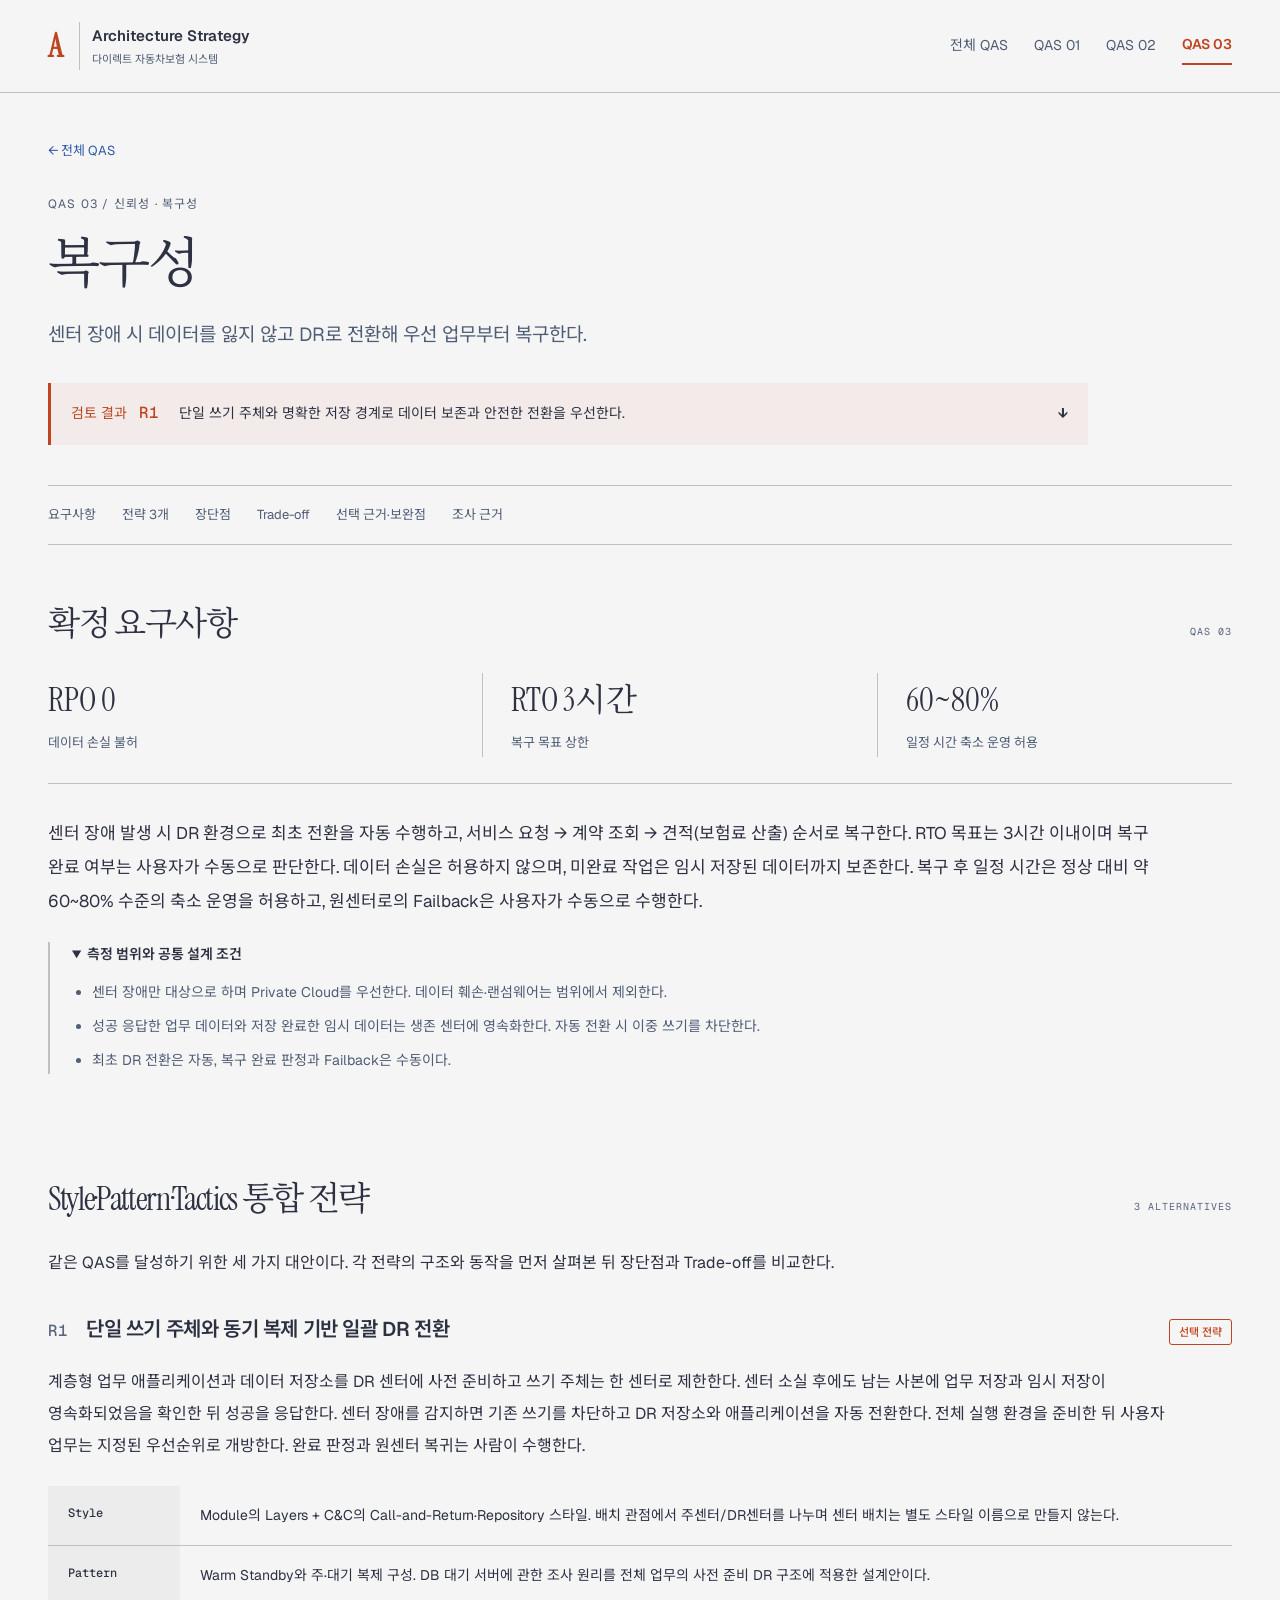
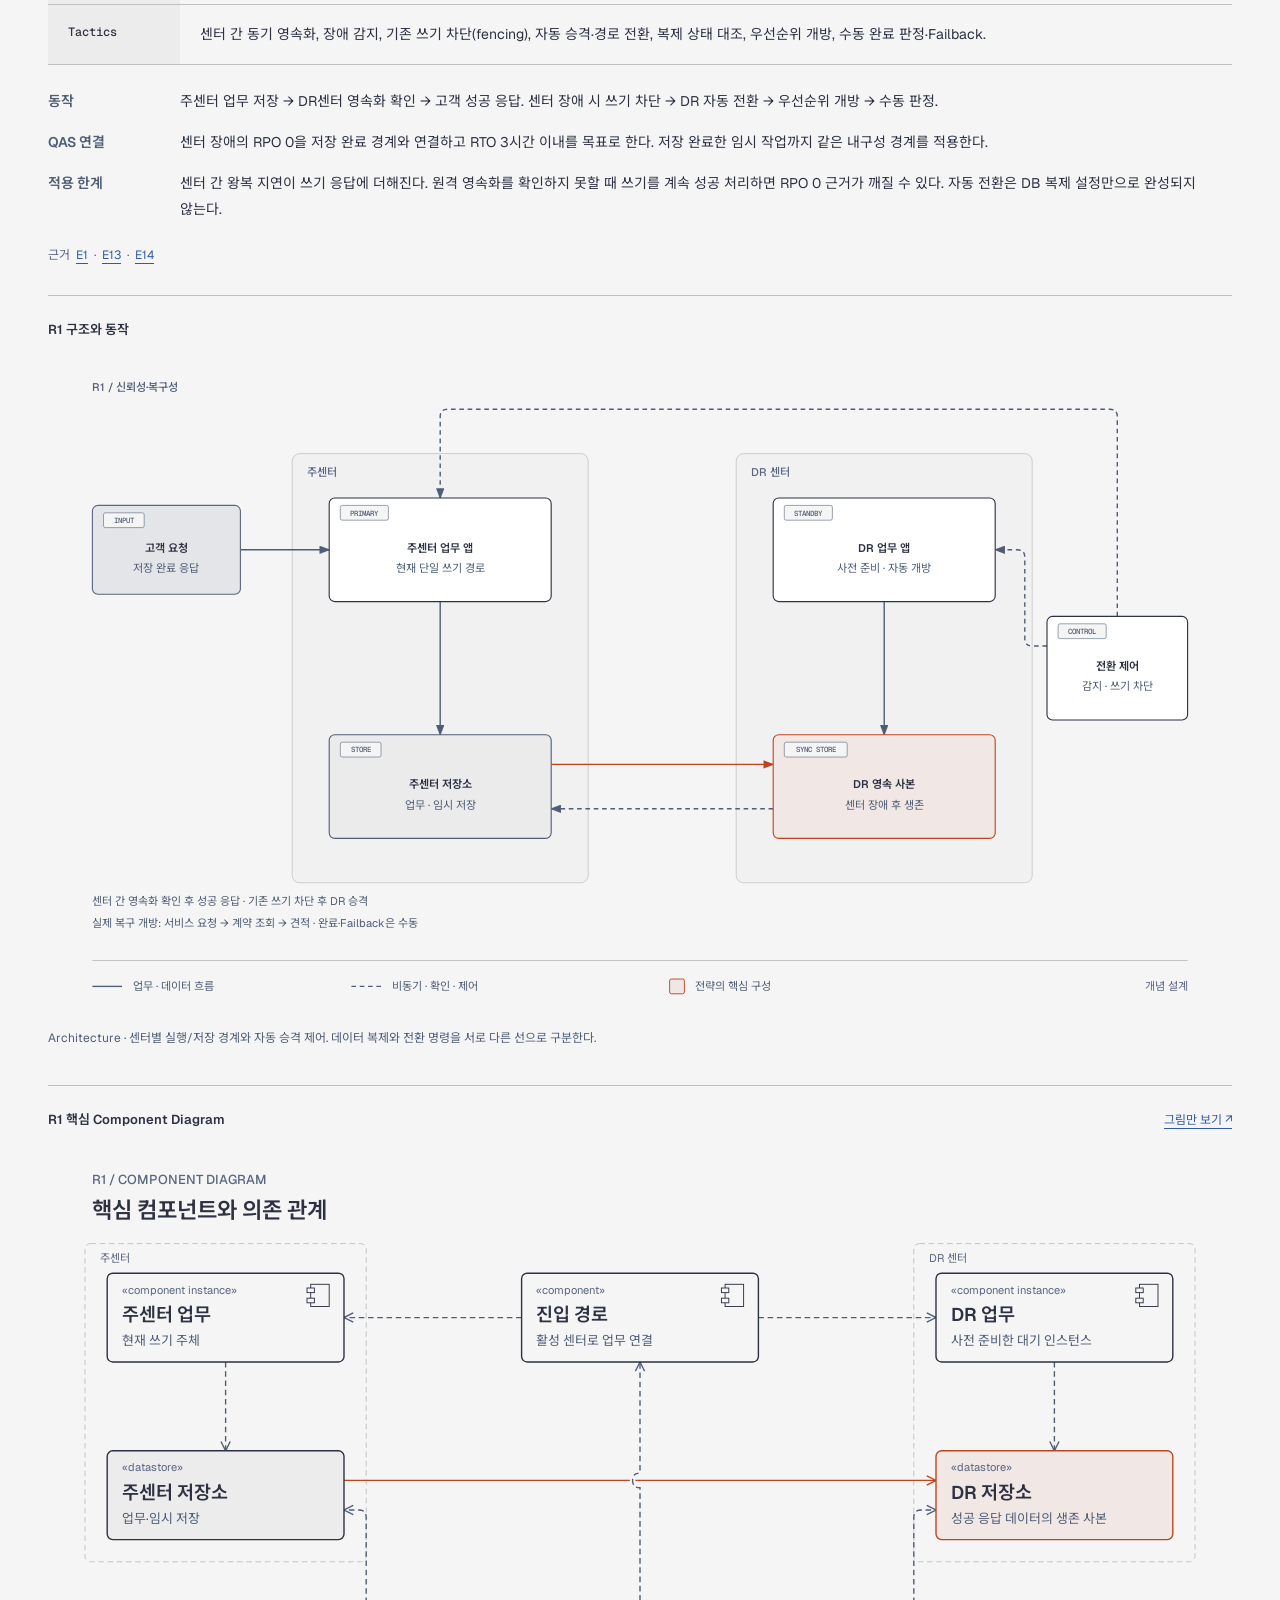
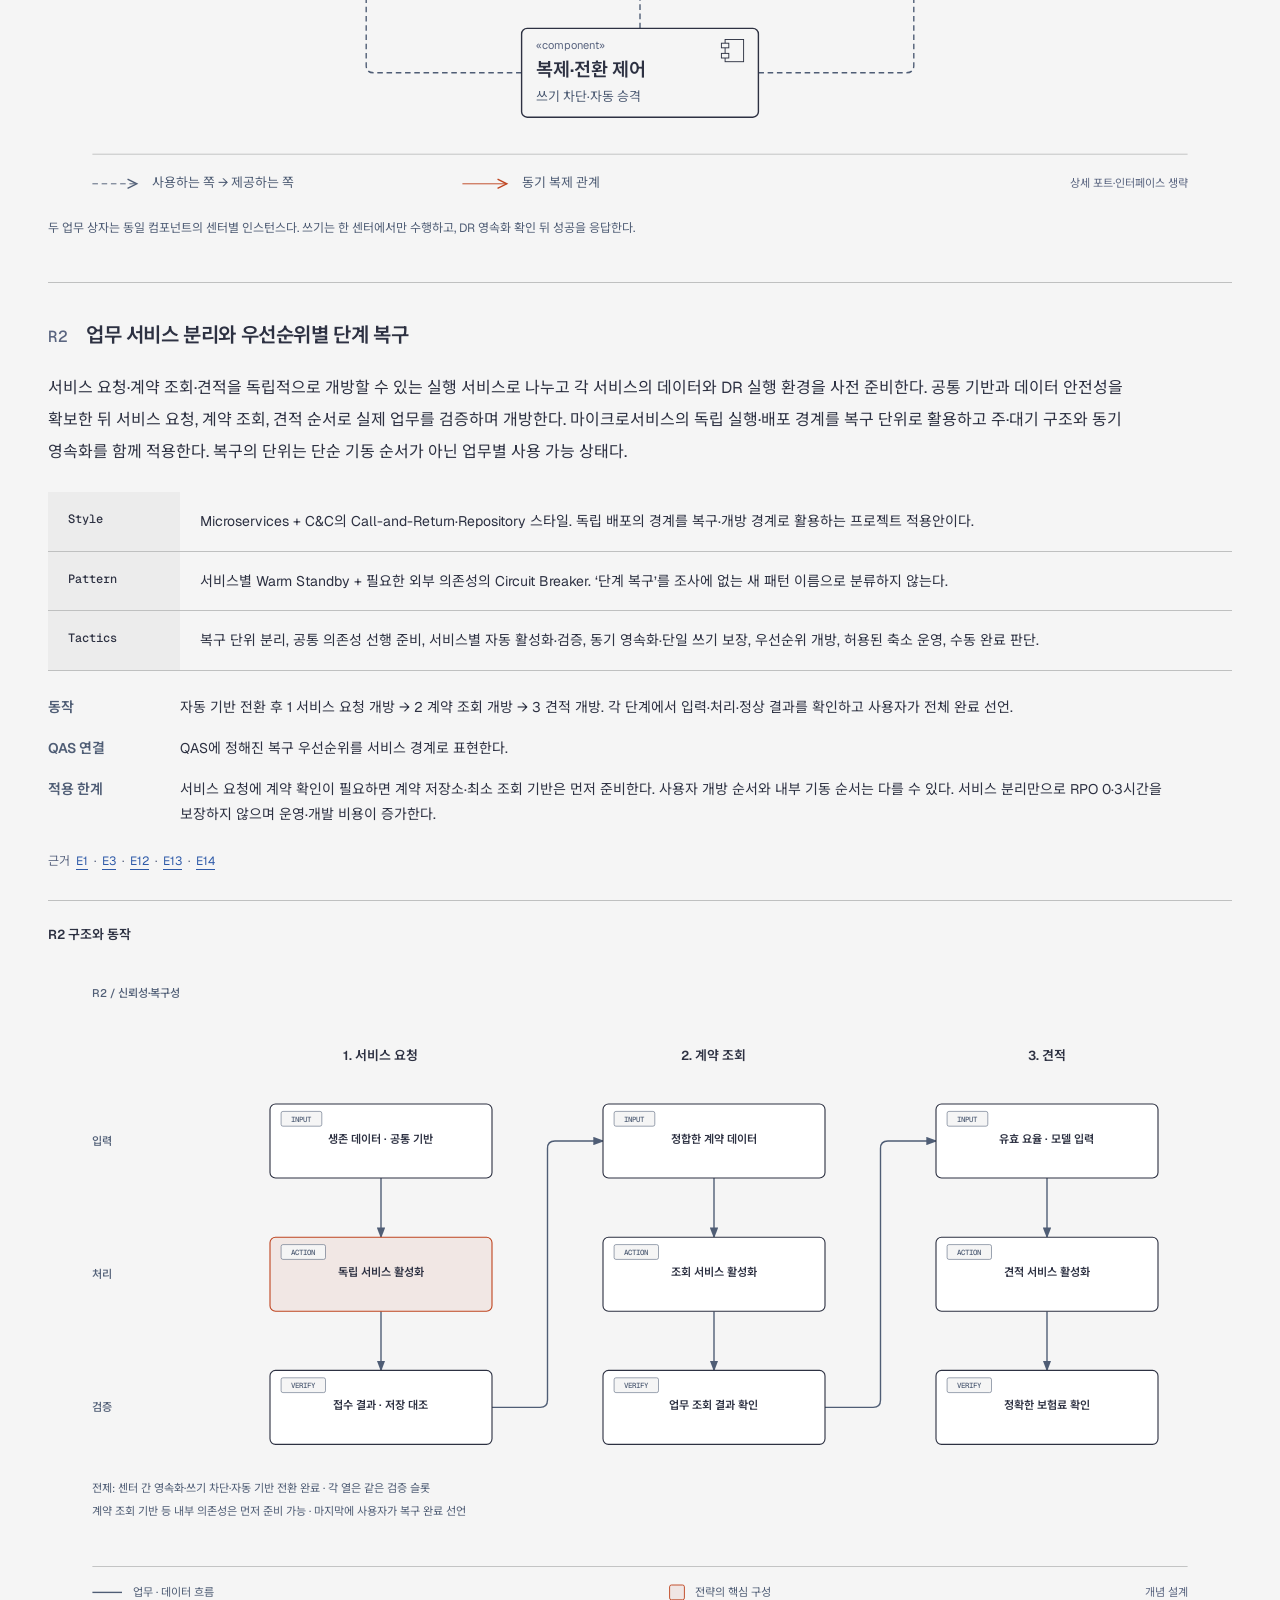
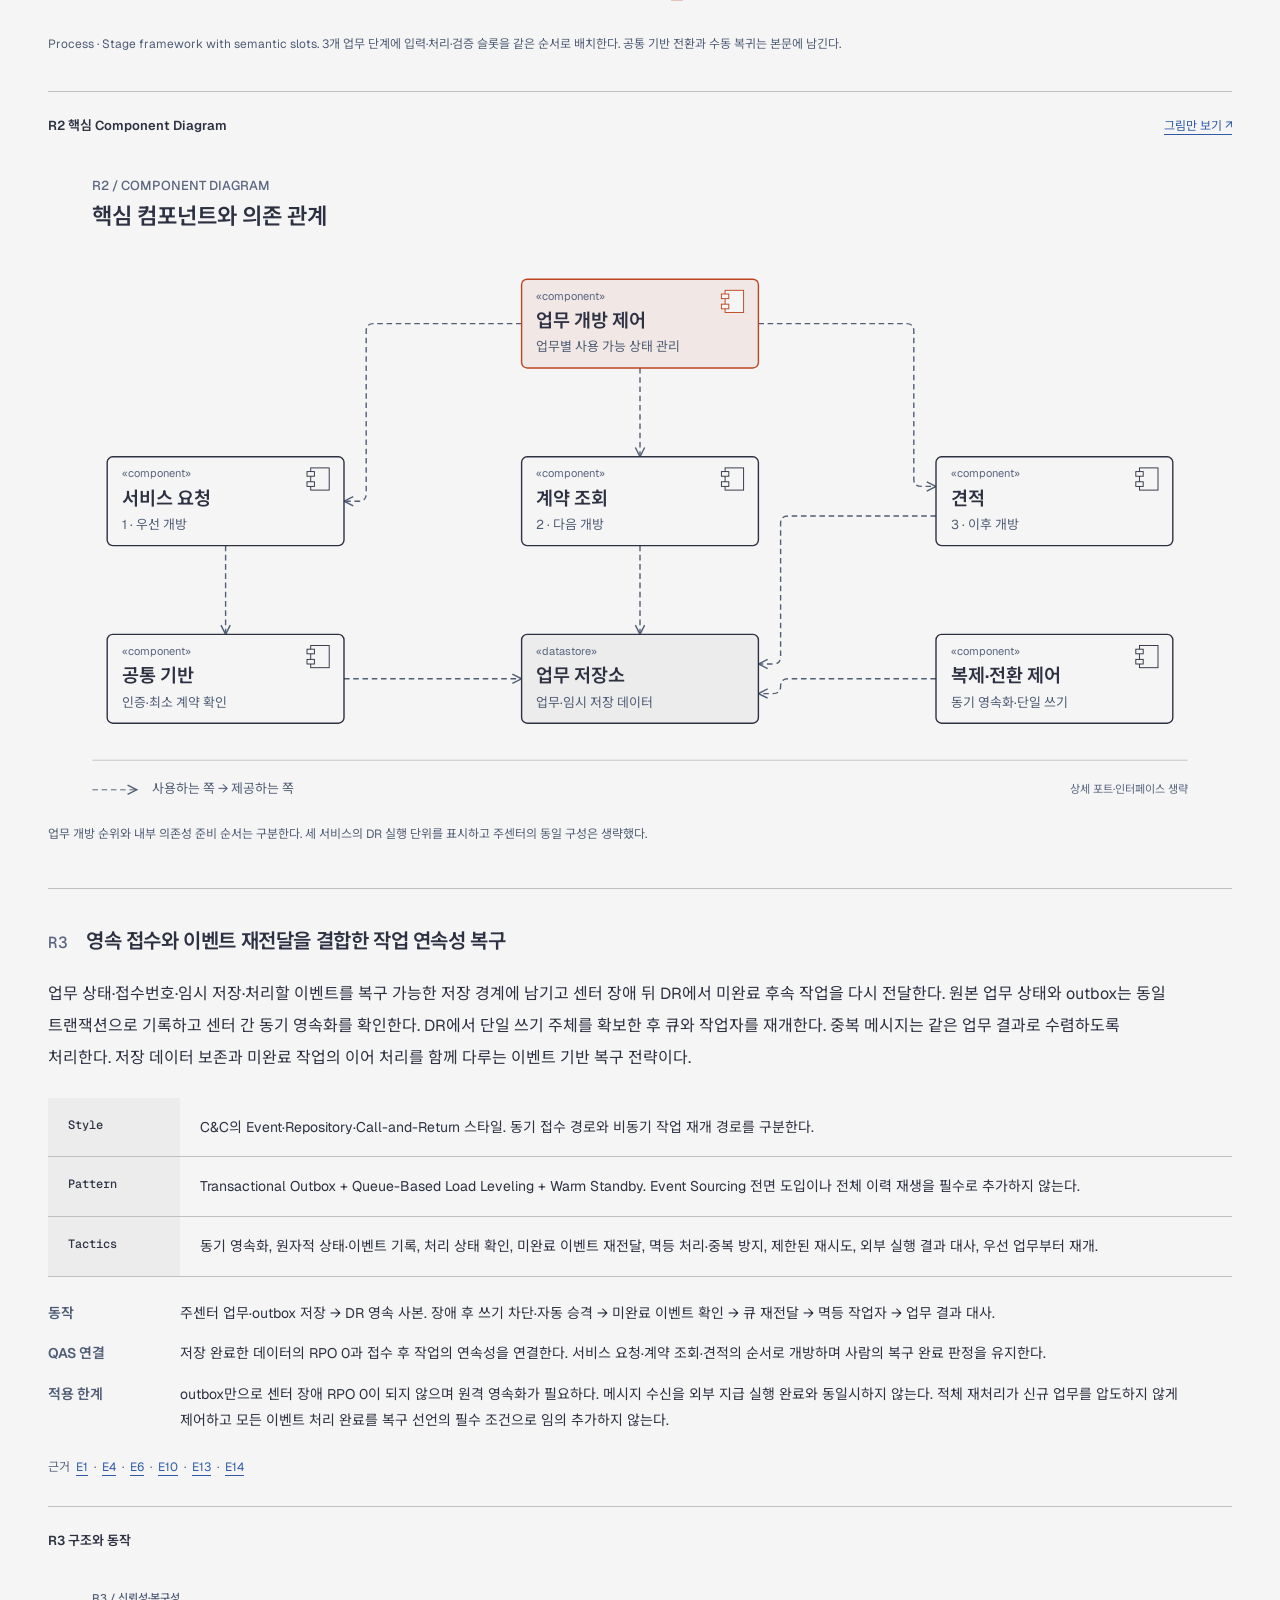
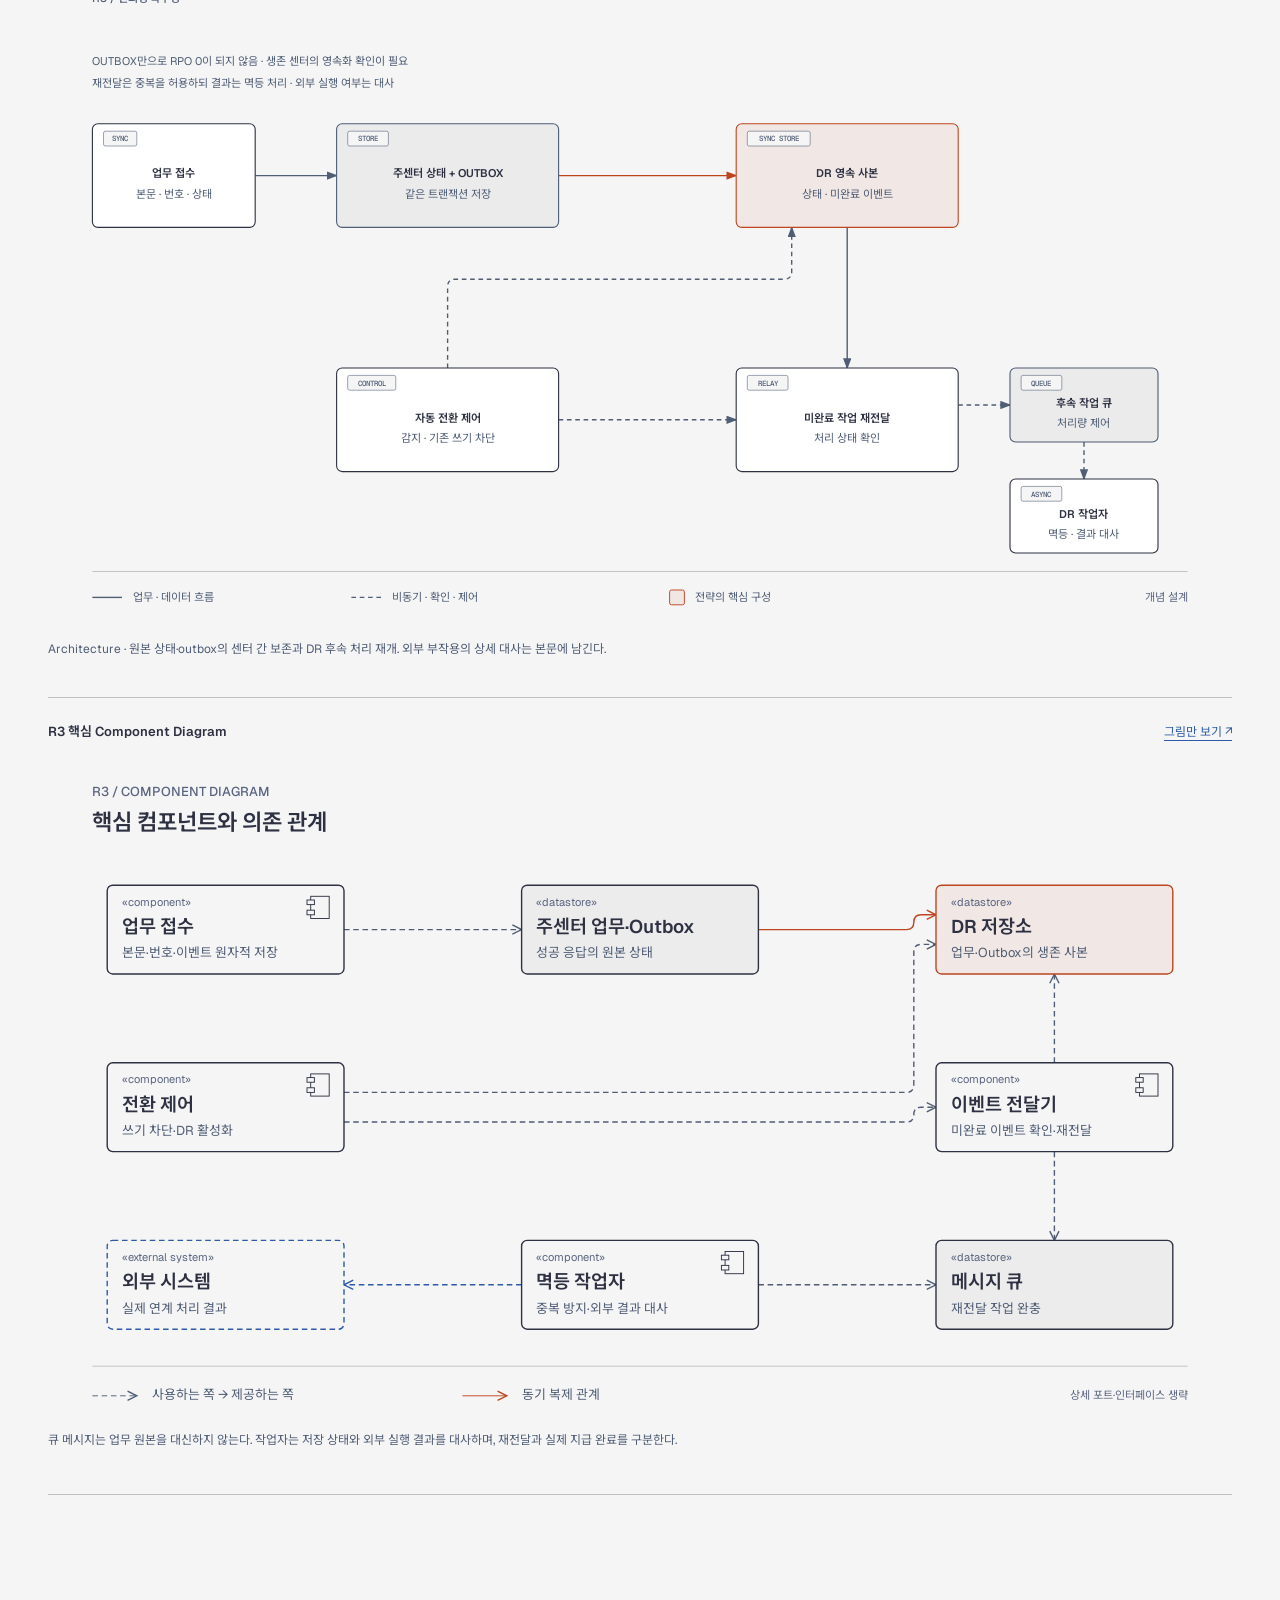
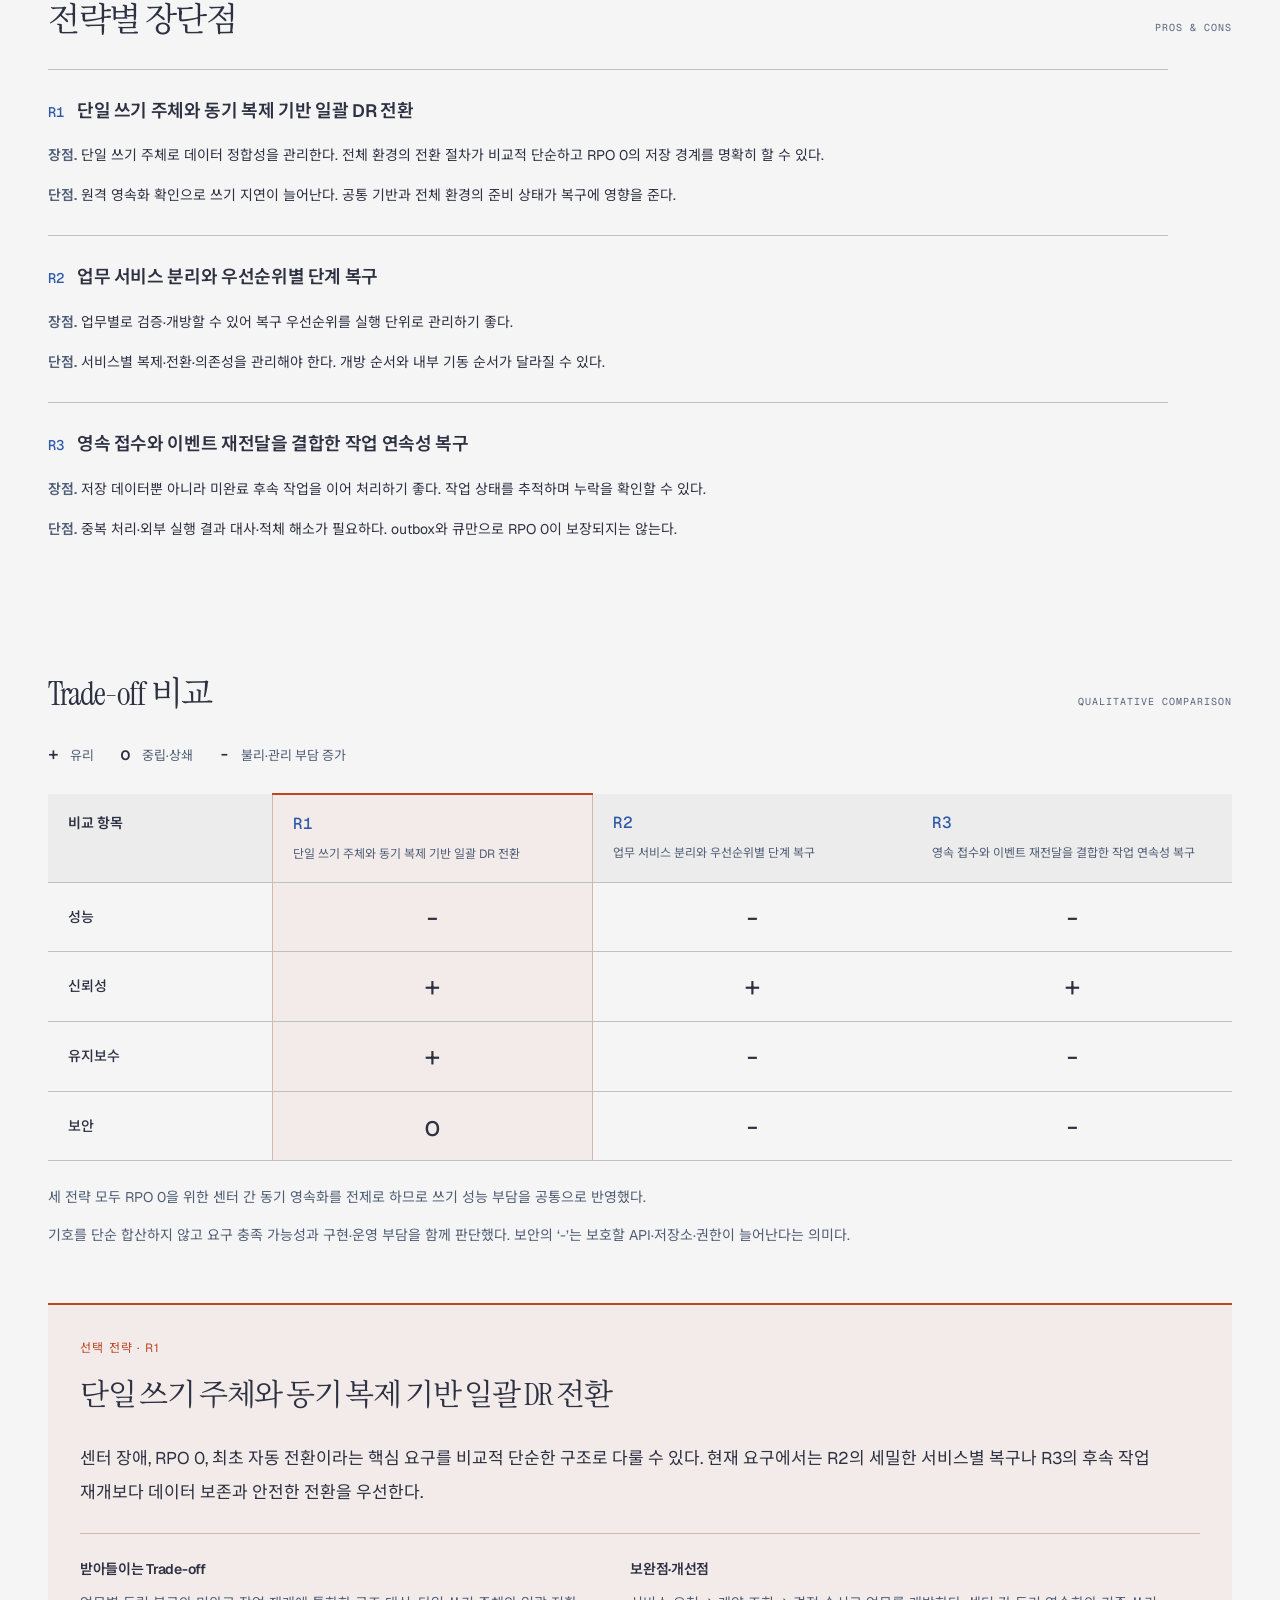
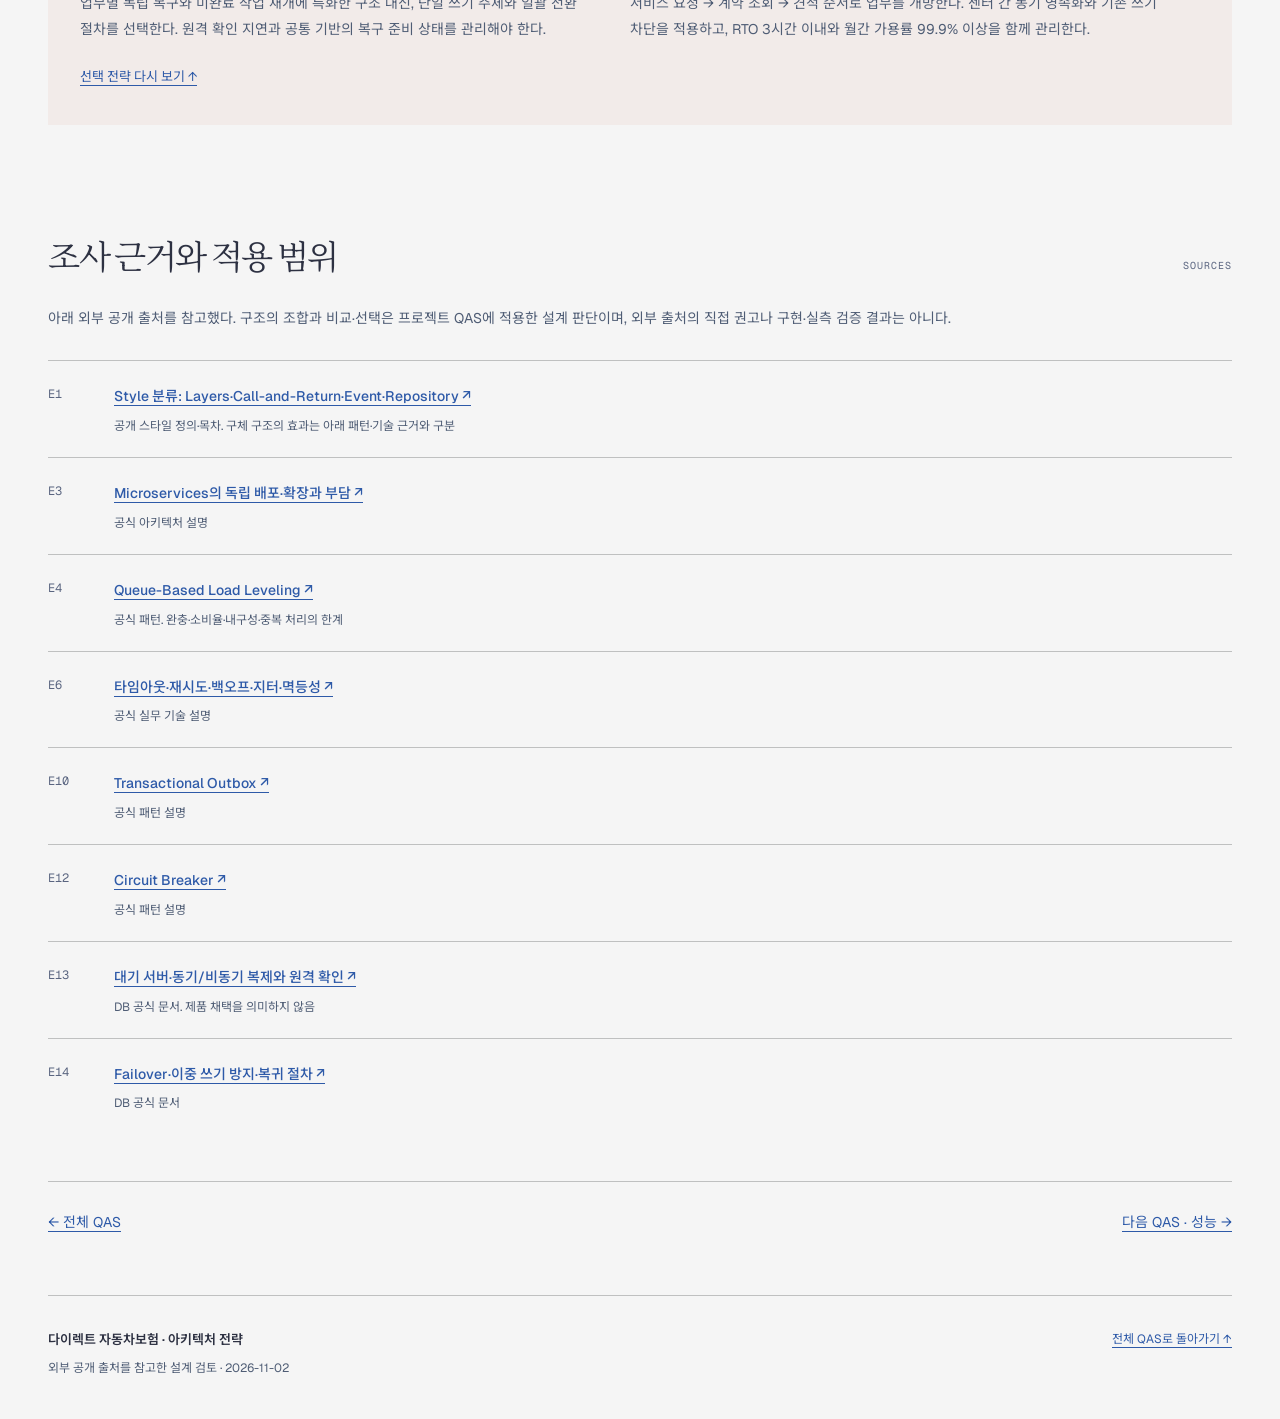
<file: site/recovery.html>
<!DOCTYPE html>
<html lang="ko"><head><meta charset="utf-8"><meta name="viewport" content="width=device-width,initial-scale=1">
<meta name="description" content="센터 장애 시 데이터를 잃지 않고 DR로 전환해 우선 업무부터 복구한다."><meta name="theme-color" content="#f5f5f5">
<title>복구성 QAS | 자동차보험 아키텍처 전략</title>
<link rel="stylesheet" href="https://fonts.googleapis.com/css2?family=Instrument+Serif&family=Geist:wght@400;500;600&family=Geist+Mono:wght@400;500&family=Noto+Sans+KR:wght@400;500;600;700&family=Noto+Serif+KR:wght@400&display=swap">
<link rel="stylesheet" href="assets/site.css?v=09b72014bb76"></head><body>
<a class="skip" href="#main">본문으로 건너뛰기</a>
<header class="site-header"><div class="header-inner"><a class="brand" href="index.html"><span class="brand-mark" aria-hidden="true">A</span><span>Architecture Strategy<small>다이렉트 자동차보험 시스템</small></span></a><nav class="primary-nav" aria-label="주요 메뉴"><a href="index.html">전체 QAS</a><a href="performance.html">QAS 01</a><a href="availability.html">QAS 02</a><a href="recovery.html" aria-current="page">QAS 03</a></nav></div></header>
<main id="main"><section class="page-intro"><a class="breadcrumb" href="index.html">← 전체 QAS</a><p class="eyebrow">QAS 03 / 신뢰성 · 복구성</p><h1>복구성</h1><p class="lead">센터 장애 시 데이터를 잃지 않고 DR로 전환해 우선 업무부터 복구한다.</p><a class="choice-summary" href="#decision"><span>검토 결과 <strong>R1</strong></span><span>단일 쓰기 주체와 명확한 저장 경계로 데이터 보존과 안전한 전환을 우선한다.</span><b aria-hidden="true">↓</b></a></section><nav class="section-nav" aria-label="이 페이지의 목차"><a href="#requirements">요구사항</a><a href="#strategies">전략 3개</a><a href="#pros-cons">장단점</a><a href="#comparison">Trade-off</a><a href="#decision">선택 근거·보완점</a><a href="#sources">조사 근거</a></nav><section class="requirements" id="requirements"><div class="section-heading"><h2>확정 요구사항</h2><span class="section-label">QAS 03</span></div><div class="metrics"><div><strong>RPO 0</strong><span>데이터 손실 불허</span></div><div><strong>RTO 3시간</strong><span>복구 목표 상한</span></div><div><strong>60~80%</strong><span>일정 시간 축소 운영 허용</span></div></div><p class="scenario">센터 장애 발생 시 DR 환경으로 최초 전환을 자동 수행하고, 서비스 요청 → 계약 조회 → 견적(보험료 산출) 순서로 복구한다. RTO 목표는 3시간 이내이며 복구 완료 여부는 사용자가 수동으로 판단한다. 데이터 손실은 허용하지 않으며, 미완료 작업은 임시 저장된 데이터까지 보존한다. 복구 후 일정 시간은 정상 대비 약 60~80% 수준의 축소 운영을 허용하고, 원센터로의 Failback은 사용자가 수동으로 수행한다.</p><details class="conditions" open><summary>측정 범위와 공통 설계 조건</summary><ul><li>센터 장애만 대상으로 하며 Private Cloud를 우선한다. 데이터 훼손·랜섬웨어는 범위에서 제외한다.</li><li>성공 응답한 업무 데이터와 저장 완료한 임시 데이터는 생존 센터에 영속화한다. 자동 전환 시 이중 쓰기를 차단한다.</li><li>최초 DR 전환은 자동, 복구 완료 판정과 Failback은 수동이다.</li></ul></details></section><section id="strategies"><div class="section-heading"><h2>Style·Pattern·Tactics 통합 전략</h2><span class="section-label">3 ALTERNATIVES</span></div><p>같은 QAS를 달성하기 위한 세 가지 대안이다. 각 전략의 구조와 동작을 먼저 살펴본 뒤 장단점과 Trade-off를 비교한다.</p><article class="strategy" id="r1"><div class="strategy-heading"><span class="strategy-id">R1</span><h3>단일 쓰기 주체와 동기 복제 기반 일괄 DR 전환</h3><span class="selected-tag">선택 전략</span></div><p class="strategy-intro">계층형 업무 애플리케이션과 데이터 저장소를 DR 센터에 사전 준비하고 쓰기 주체는 한 센터로 제한한다. 센터 소실 후에도 남는 사본에 업무 저장과 임시 저장이 영속화되었음을 확인한 뒤 성공을 응답한다. 센터 장애를 감지하면 기존 쓰기를 차단하고 DR 저장소와 애플리케이션을 자동 전환한다. 전체 실행 환경을 준비한 뒤 사용자 업무는 지정된 우선순위로 개방한다. 완료 판정과 원센터 복귀는 사람이 수행한다.</p><div class="table-wrap"><table class="spt"><caption class="sr-only">R1의 Style, Pattern, Tactics</caption><tbody><tr><th scope="row">Style</th><td>Module의 Layers + C&amp;C의 Call-and-Return·Repository 스타일. 배치 관점에서 주센터/DR센터를 나누며 센터 배치는 별도 스타일 이름으로 만들지 않는다.</td></tr><tr><th scope="row">Pattern</th><td>Warm Standby와 주·대기 복제 구성. DB 대기 서버에 관한 조사 원리를 전체 업무의 사전 준비 DR 구조에 적용한 설계안이다.</td></tr><tr><th scope="row">Tactics</th><td>센터 간 동기 영속화, 장애 감지, 기존 쓰기 차단(fencing), 자동 승격·경로 전환, 복제 상태 대조, 우선순위 개방, 수동 완료 판정·Failback.</td></tr></tbody></table></div><dl class="strategy-notes"><div><dt>동작</dt><dd>주센터 업무 저장 → DR센터 영속화 확인 → 고객 성공 응답. 센터 장애 시 쓰기 차단 → DR 자동 전환 → 우선순위 개방 → 수동 판정.</dd></div><div><dt>QAS 연결</dt><dd>센터 장애의 RPO 0을 저장 완료 경계와 연결하고 RTO 3시간 이내를 목표로 한다. 저장 완료한 임시 작업까지 같은 내구성 경계를 적용한다.</dd></div><div><dt>적용 한계</dt><dd>센터 간 왕복 지연이 쓰기 응답에 더해진다. 원격 영속화를 확인하지 못할 때 쓰기를 계속 성공 처리하면 RPO 0 근거가 깨질 수 있다. 자동 전환은 DB 복제 설정만으로 완성되지 않는다.</dd></div></dl><p class="citations">근거 <a href="#source-E1">E1</a> · <a href="#source-E13">E13</a> · <a href="#source-E14">E14</a></p><figure><div class="figure-heading"><span>R1 구조와 동작</span></div><div class="diagram-container"><svg style="display:block;width:100%;max-width:100%;min-width:0;height:auto" viewBox="0 0 1280 720" xmlns="http://www.w3.org/2000/svg" role="img" aria-labelledby="r1-title r1-desc"><title id="r1-title">R1 단일 쓰기 주체와 동기 복제 기반 일괄 DR 전환</title><desc id="r1-desc">주센터 업무 저장 → DR센터 영속화 확인 → 고객 성공 응답. 센터 장애 시 쓰기 차단 → DR 자동 전환 → 우선순위 개방 → 수동 판정.</desc><defs><marker id="r1-arrow" markerWidth="8" markerHeight="6" refX="7" refY="3" orient="auto"><polygon points="0 0, 8 3, 0 6" fill="#4f5d75"/></marker><marker id="r1-arrow-accent" markerWidth="8" markerHeight="6" refX="7" refY="3" orient="auto"><polygon points="0 0, 8 3, 0 6" fill="#bf4520"/></marker><marker id="r1-arrow-link" markerWidth="8" markerHeight="6" refX="7" refY="3" orient="auto"><polygon points="0 0, 8 3, 0 6" fill="#2e5aa8"/></marker></defs><rect width="1280" height="720" fill="#f5f5f5"/><text x="48" y="44" fill="#4f5d75" font-size="12" font-weight="500" font-family="&#x27;Geist&#x27;, &#x27;Noto Sans KR&#x27;, &#x27;Apple SD Gothic Neo&#x27;, &#x27;Malgun Gothic&#x27;, sans-serif" text-anchor="start">R1  /  신뢰성·복구성</text><rect x="264" y="112" width="320" height="464" rx="8" fill="rgba(45,49,66,.02)" stroke="#bfc0c0" stroke-width=".8"/><text x="280" y="136" fill="#5a6580" font-size="12" font-weight="500" font-family="&#x27;Geist&#x27;, &#x27;Noto Sans KR&#x27;, &#x27;Apple SD Gothic Neo&#x27;, &#x27;Malgun Gothic&#x27;, sans-serif" text-anchor="start">주센터</text><rect x="744" y="112" width="320" height="464" rx="8" fill="rgba(45,49,66,.02)" stroke="#bfc0c0" stroke-width=".8"/><text x="760" y="136" fill="#5a6580" font-size="12" font-weight="500" font-family="&#x27;Geist&#x27;, &#x27;Noto Sans KR&#x27;, &#x27;Apple SD Gothic Neo&#x27;, &#x27;Malgun Gothic&#x27;, sans-serif" text-anchor="start">DR 센터</text><path data-role="connector" d="M 208,216 L 304,216" fill="none" stroke="#4f5d75" stroke-width="1.5" marker-end="url(#r1-arrow)"/><path data-role="connector" d="M 424,272 L 424,416" fill="none" stroke="#4f5d75" stroke-width="1.5" marker-end="url(#r1-arrow)"/><path data-role="connector" d="M 544,448 L 784,448" fill="none" stroke="#bf4520" stroke-width="1.5" marker-end="url(#r1-arrow-accent)"/><path data-role="connector" d="M 784,496 L 544,496" fill="none" stroke="#4f5d75" stroke-width="1.5" stroke-dasharray="5,4" marker-end="url(#r1-arrow)"/><path data-role="connector" d="M 904,272 L 904,416" fill="none" stroke="#4f5d75" stroke-width="1.5" marker-end="url(#r1-arrow)"/><path data-role="connector" d="M 1080,320 L 1064,320 Q 1056,320 1056,312 L 1056,224 Q 1056,216 1048,216 L 1024,216" fill="none" stroke="#4f5d75" stroke-width="1.5" stroke-dasharray="5,4" marker-end="url(#r1-arrow)"/><path data-role="connector" d="M 1156,288 L 1156,72 Q 1156,64 1148,64 L 432,64 Q 424,64 424,72 L 424,160" fill="none" stroke="#4f5d75" stroke-width="1.5" stroke-dasharray="5,4" marker-end="url(#r1-arrow)"/><g data-node-id="client" data-kind="input"><rect x="48" y="168" width="160" height="96" rx="6" fill="#f5f5f5"/><rect data-role="bounds" x="48" y="168" width="160" height="96" rx="6" fill="rgba(79,93,117,.10)" stroke="#5a6580" stroke-width="1.2"/><rect x="60" y="176" width="44" height="16" rx="2" fill="#f5f5f5" stroke="#4f5d75" stroke-width=".6"/><text x="82.0" y="187" fill="#4f5d75" font-size="8" font-weight="500" font-family="&#x27;Geist Mono&#x27;, ui-monospace, monospace" text-anchor="middle">INPUT</text><text x="128.0" y="218.0" fill="#2d3142" font-size="12" font-weight="600" font-family="&#x27;Geist&#x27;, &#x27;Noto Sans KR&#x27;, &#x27;Apple SD Gothic Neo&#x27;, &#x27;Malgun Gothic&#x27;, sans-serif" text-anchor="middle">고객 요청</text><text x="128.0" y="240.0" fill="#4f5d75" font-size="12" font-weight="400" font-family="&#x27;Geist&#x27;, &#x27;Noto Sans KR&#x27;, &#x27;Apple SD Gothic Neo&#x27;, &#x27;Malgun Gothic&#x27;, sans-serif" text-anchor="middle">저장 완료 응답</text></g><g data-node-id="app" data-kind="backend"><rect x="304" y="160" width="240" height="112" rx="6" fill="#f5f5f5"/><rect data-role="bounds" x="304" y="160" width="240" height="112" rx="6" fill="#ffffff" stroke="#2d3142" stroke-width="1.2"/><rect x="316" y="168" width="52" height="16" rx="2" fill="#f5f5f5" stroke="#4f5d75" stroke-width=".6"/><text x="342.0" y="179" fill="#4f5d75" font-size="8" font-weight="500" font-family="&#x27;Geist Mono&#x27;, ui-monospace, monospace" text-anchor="middle">PRIMARY</text><text x="424.0" y="218.0" fill="#2d3142" font-size="12" font-weight="600" font-family="&#x27;Geist&#x27;, &#x27;Noto Sans KR&#x27;, &#x27;Apple SD Gothic Neo&#x27;, &#x27;Malgun Gothic&#x27;, sans-serif" text-anchor="middle">주센터 업무 앱</text><text x="424.0" y="240.0" fill="#4f5d75" font-size="12" font-weight="400" font-family="&#x27;Geist&#x27;, &#x27;Noto Sans KR&#x27;, &#x27;Apple SD Gothic Neo&#x27;, &#x27;Malgun Gothic&#x27;, sans-serif" text-anchor="middle">현재 단일 쓰기 경로</text></g><g data-node-id="db" data-kind="store"><rect x="304" y="416" width="240" height="112" rx="6" fill="#f5f5f5"/><rect data-role="bounds" x="304" y="416" width="240" height="112" rx="6" fill="rgba(45,49,66,.05)" stroke="#4f5d75" stroke-width="1.2"/><rect x="316" y="424" width="44" height="16" rx="2" fill="#f5f5f5" stroke="#4f5d75" stroke-width=".6"/><text x="338.0" y="435" fill="#4f5d75" font-size="8" font-weight="500" font-family="&#x27;Geist Mono&#x27;, ui-monospace, monospace" text-anchor="middle">STORE</text><text x="424.0" y="474.0" fill="#2d3142" font-size="12" font-weight="600" font-family="&#x27;Geist&#x27;, &#x27;Noto Sans KR&#x27;, &#x27;Apple SD Gothic Neo&#x27;, &#x27;Malgun Gothic&#x27;, sans-serif" text-anchor="middle">주센터 저장소</text><text x="424.0" y="496.0" fill="#4f5d75" font-size="12" font-weight="400" font-family="&#x27;Geist&#x27;, &#x27;Noto Sans KR&#x27;, &#x27;Apple SD Gothic Neo&#x27;, &#x27;Malgun Gothic&#x27;, sans-serif" text-anchor="middle">업무 · 임시 저장</text></g><g data-node-id="drapp" data-kind="backend"><rect x="784" y="160" width="240" height="112" rx="6" fill="#f5f5f5"/><rect data-role="bounds" x="784" y="160" width="240" height="112" rx="6" fill="#ffffff" stroke="#2d3142" stroke-width="1.2"/><rect x="796" y="168" width="52" height="16" rx="2" fill="#f5f5f5" stroke="#4f5d75" stroke-width=".6"/><text x="822.0" y="179" fill="#4f5d75" font-size="8" font-weight="500" font-family="&#x27;Geist Mono&#x27;, ui-monospace, monospace" text-anchor="middle">STANDBY</text><text x="904.0" y="218.0" fill="#2d3142" font-size="12" font-weight="600" font-family="&#x27;Geist&#x27;, &#x27;Noto Sans KR&#x27;, &#x27;Apple SD Gothic Neo&#x27;, &#x27;Malgun Gothic&#x27;, sans-serif" text-anchor="middle">DR 업무 앱</text><text x="904.0" y="240.0" fill="#4f5d75" font-size="12" font-weight="400" font-family="&#x27;Geist&#x27;, &#x27;Noto Sans KR&#x27;, &#x27;Apple SD Gothic Neo&#x27;, &#x27;Malgun Gothic&#x27;, sans-serif" text-anchor="middle">사전 준비 · 자동 개방</text></g><g data-node-id="drdb" data-kind="focal"><rect x="784" y="416" width="240" height="112" rx="6" fill="#f5f5f5"/><rect data-role="bounds" x="784" y="416" width="240" height="112" rx="6" fill="rgba(191,69,32,.08)" stroke="#bf4520" stroke-width="1.2"/><rect x="796" y="424" width="68" height="16" rx="2" fill="#f5f5f5" stroke="#4f5d75" stroke-width=".6"/><text x="830.0" y="435" fill="#4f5d75" font-size="8" font-weight="500" font-family="&#x27;Geist Mono&#x27;, ui-monospace, monospace" text-anchor="middle">SYNC STORE</text><text x="904.0" y="474.0" fill="#2d3142" font-size="12" font-weight="600" font-family="&#x27;Geist&#x27;, &#x27;Noto Sans KR&#x27;, &#x27;Apple SD Gothic Neo&#x27;, &#x27;Malgun Gothic&#x27;, sans-serif" text-anchor="middle">DR 영속 사본</text><text x="904.0" y="496.0" fill="#4f5d75" font-size="12" font-weight="400" font-family="&#x27;Geist&#x27;, &#x27;Noto Sans KR&#x27;, &#x27;Apple SD Gothic Neo&#x27;, &#x27;Malgun Gothic&#x27;, sans-serif" text-anchor="middle">센터 장애 후 생존</text></g><g data-node-id="ctrl" data-kind="backend"><rect x="1080" y="288" width="152" height="112" rx="6" fill="#f5f5f5"/><rect data-role="bounds" x="1080" y="288" width="152" height="112" rx="6" fill="#ffffff" stroke="#2d3142" stroke-width="1.2"/><rect x="1092" y="296" width="52" height="16" rx="2" fill="#f5f5f5" stroke="#4f5d75" stroke-width=".6"/><text x="1118.0" y="307" fill="#4f5d75" font-size="8" font-weight="500" font-family="&#x27;Geist Mono&#x27;, ui-monospace, monospace" text-anchor="middle">CONTROL</text><text x="1156.0" y="346.0" fill="#2d3142" font-size="12" font-weight="600" font-family="&#x27;Geist&#x27;, &#x27;Noto Sans KR&#x27;, &#x27;Apple SD Gothic Neo&#x27;, &#x27;Malgun Gothic&#x27;, sans-serif" text-anchor="middle">전환 제어</text><text x="1156.0" y="368.0" fill="#4f5d75" font-size="12" font-weight="400" font-family="&#x27;Geist&#x27;, &#x27;Noto Sans KR&#x27;, &#x27;Apple SD Gothic Neo&#x27;, &#x27;Malgun Gothic&#x27;, sans-serif" text-anchor="middle">감지 · 쓰기 차단</text></g><text x="48" y="600" fill="#4f5d75" font-size="12" font-weight="400" font-family="&#x27;Geist&#x27;, &#x27;Noto Sans KR&#x27;, &#x27;Apple SD Gothic Neo&#x27;, &#x27;Malgun Gothic&#x27;, sans-serif" text-anchor="start">센터 간 영속화 확인 후 성공 응답 · 기존 쓰기 차단 후 DR 승격</text><text x="48" y="624" fill="#4f5d75" font-size="12" font-weight="400" font-family="&#x27;Geist&#x27;, &#x27;Noto Sans KR&#x27;, &#x27;Apple SD Gothic Neo&#x27;, &#x27;Malgun Gothic&#x27;, sans-serif" text-anchor="start">실제 복구 개방: 서비스 요청 → 계약 조회 → 견적 · 완료·Failback은 수동</text><line x1="48" y1="660" x2="1232" y2="660" stroke="#bfc0c0" stroke-width="1"/><line x1="48" y1="688" x2="80" y2="688" stroke="#4f5d75" stroke-width="1.5"/><text x="92" y="692" fill="#4f5d75" font-size="12" font-weight="400" font-family="&#x27;Geist&#x27;, &#x27;Noto Sans KR&#x27;, &#x27;Apple SD Gothic Neo&#x27;, &#x27;Malgun Gothic&#x27;, sans-serif" text-anchor="start">업무 · 데이터 흐름</text><line x1="328" y1="688" x2="360" y2="688" stroke="#4f5d75" stroke-dasharray="5,4" stroke-width="1.5"/><text x="372" y="692" fill="#4f5d75" font-size="12" font-weight="400" font-family="&#x27;Geist&#x27;, &#x27;Noto Sans KR&#x27;, &#x27;Apple SD Gothic Neo&#x27;, &#x27;Malgun Gothic&#x27;, sans-serif" text-anchor="start">비동기 · 확인 · 제어</text><rect x="672" y="680" width="16" height="16" rx="2" fill="rgba(191,69,32,.08)" stroke="#bf4520"/><text x="700" y="692" fill="#4f5d75" font-size="12" font-weight="400" font-family="&#x27;Geist&#x27;, &#x27;Noto Sans KR&#x27;, &#x27;Apple SD Gothic Neo&#x27;, &#x27;Malgun Gothic&#x27;, sans-serif" text-anchor="start">전략의 핵심 구성</text><text x="1232" y="692" fill="#5a6580" font-size="12" font-weight="400" font-family="&#x27;Geist&#x27;, &#x27;Noto Sans KR&#x27;, &#x27;Apple SD Gothic Neo&#x27;, &#x27;Malgun Gothic&#x27;, sans-serif" text-anchor="end">개념 설계</text></svg></div><figcaption>Architecture · 센터별 실행/저장 경계와 자동 승격 제어. 데이터 복제와 전환 명령을 서로 다른 선으로 구분한다.</figcaption></figure><figure class="component-overview"><div class="figure-heading"><span>R1 핵심 Component Diagram</span><a class="component-open" href="components/r1.html" target="_blank" rel="noopener noreferrer">그림만 보기 ↗</a></div><div class="diagram-container"><svg class="component-diagram" style="display:block;width:100%;max-width:100%;min-width:0;height:auto" viewBox="0 0 1280 720" xmlns="http://www.w3.org/2000/svg" role="img" aria-labelledby="r1-component-title r1-component-desc"><title id="r1-component-title">R1 핵심 컴포넌트 구성</title><desc id="r1-component-desc">진입 경로가 활성 센터의 업무 컴포넌트를 사용하며, 복제·전환 제어가 단일 쓰기 주체와 주센터·DR 저장소의 동기 복제를 관리한다.</desc><defs><marker id="r1-component-dependency" markerWidth="10" markerHeight="10" refX="9" refY="5" orient="auto"><path d="M 1 1 L 9 5 L 1 9" fill="none" stroke="#4f5d75" stroke-width="1.2"/></marker><marker id="r1-component-replication" markerWidth="10" markerHeight="10" refX="9" refY="5" orient="auto"><path d="M 1 1 L 9 5 L 1 9" fill="none" stroke="#bf4520" stroke-width="1.2"/></marker><marker id="r1-component-external" markerWidth="10" markerHeight="10" refX="9" refY="5" orient="auto"><path d="M 1 1 L 9 5 L 1 9" fill="none" stroke="#2e5aa8" stroke-width="1.2"/></marker></defs><rect width="1280" height="720" fill="#f5f5f5"/><text x="48" y="48" fill="#5a6580" font-size="14" font-weight="500" font-family="&#x27;Geist&#x27;, &#x27;Noto Sans KR&#x27;, &#x27;Apple SD Gothic Neo&#x27;, &#x27;Malgun Gothic&#x27;, sans-serif" text-anchor="start">R1 / COMPONENT DIAGRAM</text><text x="48" y="84" fill="#2d3142" font-size="24" font-weight="600" font-family="&#x27;Geist&#x27;, &#x27;Noto Sans KR&#x27;, &#x27;Apple SD Gothic Neo&#x27;, &#x27;Malgun Gothic&#x27;, sans-serif" text-anchor="start">핵심 컴포넌트와 의존 관계</text><rect x="40" y="112" width="304" height="344" rx="6" fill="none" stroke="#bfc0c0" stroke-dasharray="6,4"/><text x="56" y="132" fill="#5a6580" font-size="12" font-weight="400" font-family="&#x27;Geist&#x27;, &#x27;Noto Sans KR&#x27;, &#x27;Apple SD Gothic Neo&#x27;, &#x27;Malgun Gothic&#x27;, sans-serif" text-anchor="start">주센터</text><rect x="936" y="112" width="304" height="344" rx="6" fill="none" stroke="#bfc0c0" stroke-dasharray="6,4"/><text x="952" y="132" fill="#5a6580" font-size="12" font-weight="400" font-family="&#x27;Geist&#x27;, &#x27;Noto Sans KR&#x27;, &#x27;Apple SD Gothic Neo&#x27;, &#x27;Malgun Gothic&#x27;, sans-serif" text-anchor="start">DR 센터</text><path data-role="connector" data-source="entry" data-target="primary" data-relation="dependency" data-points="512,192 320,192" d="M 512 192 L 320 192" fill="none" stroke="#4f5d75" stroke-width="1.5" stroke-dasharray="6,4"/><path data-role="arrowhead" d="M 330 197 L 320 192 L 330 187" fill="none" stroke="#4f5d75" stroke-width="1.5"/><path data-role="connector" data-source="entry" data-target="standby" data-relation="dependency" data-points="768,192 960,192" d="M 768 192 L 960 192" fill="none" stroke="#4f5d75" stroke-width="1.5" stroke-dasharray="6,4"/><path data-role="arrowhead" d="M 950 187 L 960 192 L 950 197" fill="none" stroke="#4f5d75" stroke-width="1.5"/><path data-role="connector" data-source="primary" data-target="pstore" data-relation="dependency" data-points="192,240 192,336" d="M 192 240 L 192 336" fill="none" stroke="#4f5d75" stroke-width="1.5" stroke-dasharray="6,4"/><path data-role="arrowhead" d="M 197 326 L 192 336 L 187 326" fill="none" stroke="#4f5d75" stroke-width="1.5"/><path data-role="connector" data-source="standby" data-target="dstore" data-relation="dependency" data-points="1088,240 1088,336" d="M 1088 240 L 1088 336" fill="none" stroke="#4f5d75" stroke-width="1.5" stroke-dasharray="6,4"/><path data-role="arrowhead" d="M 1093 326 L 1088 336 L 1083 326" fill="none" stroke="#4f5d75" stroke-width="1.5"/><path data-role="connector" data-source="pstore" data-target="dstore" data-relation="replication" data-points="320,368 960,368" d="M 320 368 L 960 368" fill="none" stroke="#bf4520" stroke-width="1.5"/><path data-role="arrowhead" d="M 950 363 L 960 368 L 950 373" fill="none" stroke="#bf4520" stroke-width="1.5"/><path d="M 640 528 L 640 376 Q 632 376 632 368 Q 632 360 640 360 L 640 240" fill="none" stroke="#f5f5f5" stroke-width="6"/><path data-role="connector" data-source="control" data-target="entry" data-relation="dependency" data-points="640,528 640,240" d="M 640 528 L 640 376 Q 632 376 632 368 Q 632 360 640 360 L 640 240" fill="none" stroke="#4f5d75" stroke-width="1.5" stroke-dasharray="6,4"/><path data-role="arrowhead" d="M 635 250 L 640 240 L 645 250" fill="none" stroke="#4f5d75" stroke-width="1.5"/><path data-role="connector" data-source="control" data-target="pstore" data-relation="dependency" data-points="512,576 344,576 344,400 320,400" d="M 512 576 L 352 576 Q 344 576 344 568 L 344 408 Q 344 400 336 400 L 320 400" fill="none" stroke="#4f5d75" stroke-width="1.5" stroke-dasharray="6,4"/><path data-role="arrowhead" d="M 330 405 L 320 400 L 330 395" fill="none" stroke="#4f5d75" stroke-width="1.5"/><path data-role="connector" data-source="control" data-target="dstore" data-relation="dependency" data-points="768,576 936,576 936,400 960,400" d="M 768 576 L 928 576 Q 936 576 936 568 L 936 408 Q 936 400 944 400 L 960 400" fill="none" stroke="#4f5d75" stroke-width="1.5" stroke-dasharray="6,4"/><path data-role="arrowhead" d="M 950 395 L 960 400 L 950 405" fill="none" stroke="#4f5d75" stroke-width="1.5"/><g data-node-id="entry" data-kind="component"><rect x="512" y="144" width="256" height="96" rx="6" fill="#f5f5f5"/><rect data-role="bounds" x="512" y="144" width="256" height="96" rx="6" fill="#f5f5f5" stroke="#2d3142" stroke-width="1.5"/><text x="528" y="166" fill="#5a6580" font-size="12" font-weight="400" font-family="&#x27;Geist&#x27;, &#x27;Noto Sans KR&#x27;, &#x27;Apple SD Gothic Neo&#x27;, &#x27;Malgun Gothic&#x27;, sans-serif" text-anchor="start">«component»</text><text x="528" y="196" fill="#2d3142" font-size="20" font-weight="600" font-family="&#x27;Geist&#x27;, &#x27;Noto Sans KR&#x27;, &#x27;Apple SD Gothic Neo&#x27;, &#x27;Malgun Gothic&#x27;, sans-serif" text-anchor="start">진입 경로</text><text x="528" y="222" fill="#4f5d75" font-size="14" font-weight="400" font-family="&#x27;Geist&#x27;, &#x27;Noto Sans KR&#x27;, &#x27;Apple SD Gothic Neo&#x27;, &#x27;Malgun Gothic&#x27;, sans-serif" text-anchor="start">활성 센터로 업무 연결</text><rect x="732" y="156" width="20" height="24" fill="#f5f5f5" stroke="#2d3142"/><rect x="728" y="160" width="8" height="5" fill="#f5f5f5" stroke="#2d3142"/><rect x="728" y="171" width="8" height="5" fill="#f5f5f5" stroke="#2d3142"/></g><g data-node-id="primary" data-kind="instance"><rect x="64" y="144" width="256" height="96" rx="6" fill="#f5f5f5"/><rect data-role="bounds" x="64" y="144" width="256" height="96" rx="6" fill="#f5f5f5" stroke="#2d3142" stroke-width="1.5"/><text x="80" y="166" fill="#5a6580" font-size="12" font-weight="400" font-family="&#x27;Geist&#x27;, &#x27;Noto Sans KR&#x27;, &#x27;Apple SD Gothic Neo&#x27;, &#x27;Malgun Gothic&#x27;, sans-serif" text-anchor="start">«component instance»</text><text x="80" y="196" fill="#2d3142" font-size="20" font-weight="600" font-family="&#x27;Geist&#x27;, &#x27;Noto Sans KR&#x27;, &#x27;Apple SD Gothic Neo&#x27;, &#x27;Malgun Gothic&#x27;, sans-serif" text-anchor="start">주센터 업무</text><text x="80" y="222" fill="#4f5d75" font-size="14" font-weight="400" font-family="&#x27;Geist&#x27;, &#x27;Noto Sans KR&#x27;, &#x27;Apple SD Gothic Neo&#x27;, &#x27;Malgun Gothic&#x27;, sans-serif" text-anchor="start">현재 쓰기 주체</text><rect x="284" y="156" width="20" height="24" fill="#f5f5f5" stroke="#2d3142"/><rect x="280" y="160" width="8" height="5" fill="#f5f5f5" stroke="#2d3142"/><rect x="280" y="171" width="8" height="5" fill="#f5f5f5" stroke="#2d3142"/></g><g data-node-id="standby" data-kind="instance"><rect x="960" y="144" width="256" height="96" rx="6" fill="#f5f5f5"/><rect data-role="bounds" x="960" y="144" width="256" height="96" rx="6" fill="#f5f5f5" stroke="#2d3142" stroke-width="1.5"/><text x="976" y="166" fill="#5a6580" font-size="12" font-weight="400" font-family="&#x27;Geist&#x27;, &#x27;Noto Sans KR&#x27;, &#x27;Apple SD Gothic Neo&#x27;, &#x27;Malgun Gothic&#x27;, sans-serif" text-anchor="start">«component instance»</text><text x="976" y="196" fill="#2d3142" font-size="20" font-weight="600" font-family="&#x27;Geist&#x27;, &#x27;Noto Sans KR&#x27;, &#x27;Apple SD Gothic Neo&#x27;, &#x27;Malgun Gothic&#x27;, sans-serif" text-anchor="start">DR 업무</text><text x="976" y="222" fill="#4f5d75" font-size="14" font-weight="400" font-family="&#x27;Geist&#x27;, &#x27;Noto Sans KR&#x27;, &#x27;Apple SD Gothic Neo&#x27;, &#x27;Malgun Gothic&#x27;, sans-serif" text-anchor="start">사전 준비한 대기 인스턴스</text><rect x="1180" y="156" width="20" height="24" fill="#f5f5f5" stroke="#2d3142"/><rect x="1176" y="160" width="8" height="5" fill="#f5f5f5" stroke="#2d3142"/><rect x="1176" y="171" width="8" height="5" fill="#f5f5f5" stroke="#2d3142"/></g><g data-node-id="pstore" data-kind="store"><rect x="64" y="336" width="256" height="96" rx="6" fill="#f5f5f5"/><rect data-role="bounds" x="64" y="336" width="256" height="96" rx="6" fill="#ececec" stroke="#2d3142" stroke-width="1.5"/><text x="80" y="358" fill="#5a6580" font-size="12" font-weight="400" font-family="&#x27;Geist&#x27;, &#x27;Noto Sans KR&#x27;, &#x27;Apple SD Gothic Neo&#x27;, &#x27;Malgun Gothic&#x27;, sans-serif" text-anchor="start">«datastore»</text><text x="80" y="388" fill="#2d3142" font-size="20" font-weight="600" font-family="&#x27;Geist&#x27;, &#x27;Noto Sans KR&#x27;, &#x27;Apple SD Gothic Neo&#x27;, &#x27;Malgun Gothic&#x27;, sans-serif" text-anchor="start">주센터 저장소</text><text x="80" y="414" fill="#4f5d75" font-size="14" font-weight="400" font-family="&#x27;Geist&#x27;, &#x27;Noto Sans KR&#x27;, &#x27;Apple SD Gothic Neo&#x27;, &#x27;Malgun Gothic&#x27;, sans-serif" text-anchor="start">업무·임시 저장</text></g><g data-node-id="dstore" data-kind="store"><rect x="960" y="336" width="256" height="96" rx="6" fill="#f5f5f5"/><rect data-role="bounds" x="960" y="336" width="256" height="96" rx="6" fill="rgba(191,69,32,.08)" stroke="#bf4520" stroke-width="1.5"/><text x="976" y="358" fill="#5a6580" font-size="12" font-weight="400" font-family="&#x27;Geist&#x27;, &#x27;Noto Sans KR&#x27;, &#x27;Apple SD Gothic Neo&#x27;, &#x27;Malgun Gothic&#x27;, sans-serif" text-anchor="start">«datastore»</text><text x="976" y="388" fill="#2d3142" font-size="20" font-weight="600" font-family="&#x27;Geist&#x27;, &#x27;Noto Sans KR&#x27;, &#x27;Apple SD Gothic Neo&#x27;, &#x27;Malgun Gothic&#x27;, sans-serif" text-anchor="start">DR 저장소</text><text x="976" y="414" fill="#4f5d75" font-size="14" font-weight="400" font-family="&#x27;Geist&#x27;, &#x27;Noto Sans KR&#x27;, &#x27;Apple SD Gothic Neo&#x27;, &#x27;Malgun Gothic&#x27;, sans-serif" text-anchor="start">성공 응답 데이터의 생존 사본</text></g><g data-node-id="control" data-kind="component"><rect x="512" y="528" width="256" height="96" rx="6" fill="#f5f5f5"/><rect data-role="bounds" x="512" y="528" width="256" height="96" rx="6" fill="#f5f5f5" stroke="#2d3142" stroke-width="1.5"/><text x="528" y="550" fill="#5a6580" font-size="12" font-weight="400" font-family="&#x27;Geist&#x27;, &#x27;Noto Sans KR&#x27;, &#x27;Apple SD Gothic Neo&#x27;, &#x27;Malgun Gothic&#x27;, sans-serif" text-anchor="start">«component»</text><text x="528" y="580" fill="#2d3142" font-size="20" font-weight="600" font-family="&#x27;Geist&#x27;, &#x27;Noto Sans KR&#x27;, &#x27;Apple SD Gothic Neo&#x27;, &#x27;Malgun Gothic&#x27;, sans-serif" text-anchor="start">복제·전환 제어</text><text x="528" y="606" fill="#4f5d75" font-size="14" font-weight="400" font-family="&#x27;Geist&#x27;, &#x27;Noto Sans KR&#x27;, &#x27;Apple SD Gothic Neo&#x27;, &#x27;Malgun Gothic&#x27;, sans-serif" text-anchor="start">쓰기 차단·자동 승격</text><rect x="732" y="540" width="20" height="24" fill="#f5f5f5" stroke="#2d3142"/><rect x="728" y="544" width="8" height="5" fill="#f5f5f5" stroke="#2d3142"/><rect x="728" y="555" width="8" height="5" fill="#f5f5f5" stroke="#2d3142"/></g><line x1="48" y1="664" x2="1232" y2="664" stroke="#bfc0c0"/><path d="M 48 696 H 96" fill="none" stroke="#4f5d75" stroke-dasharray="6,4"/><path data-role="arrowhead" d="M 86 691 L 96 696 L 86 701" fill="none" stroke="#4f5d75" stroke-width="1.5"/><text x="112" y="700" fill="#4f5d75" font-size="14" font-weight="400" font-family="&#x27;Geist&#x27;, &#x27;Noto Sans KR&#x27;, &#x27;Apple SD Gothic Neo&#x27;, &#x27;Malgun Gothic&#x27;, sans-serif" text-anchor="start">사용하는 쪽 → 제공하는 쪽</text><path d="M 448 696 H 496" fill="none" stroke="#bf4520"/><path data-role="arrowhead" d="M 486 691 L 496 696 L 486 701" fill="none" stroke="#bf4520" stroke-width="1.5"/><text x="512" y="700" fill="#4f5d75" font-size="14" font-weight="400" font-family="&#x27;Geist&#x27;, &#x27;Noto Sans KR&#x27;, &#x27;Apple SD Gothic Neo&#x27;, &#x27;Malgun Gothic&#x27;, sans-serif" text-anchor="start">동기 복제 관계</text><text x="1232" y="700" fill="#5a6580" font-size="12" font-weight="400" font-family="&#x27;Geist&#x27;, &#x27;Noto Sans KR&#x27;, &#x27;Apple SD Gothic Neo&#x27;, &#x27;Malgun Gothic&#x27;, sans-serif" text-anchor="end">상세 포트·인터페이스 생략</text></svg></div><figcaption>두 업무 상자는 동일 컴포넌트의 센터별 인스턴스다. 쓰기는 한 센터에서만 수행하고, DR 영속화 확인 뒤 성공을 응답한다.</figcaption></figure></article><article class="strategy" id="r2"><div class="strategy-heading"><span class="strategy-id">R2</span><h3>업무 서비스 분리와 우선순위별 단계 복구</h3></div><p class="strategy-intro">서비스 요청·계약 조회·견적을 독립적으로 개방할 수 있는 실행 서비스로 나누고 각 서비스의 데이터와 DR 실행 환경을 사전 준비한다. 공통 기반과 데이터 안전성을 확보한 뒤 서비스 요청, 계약 조회, 견적 순서로 실제 업무를 검증하며 개방한다. 마이크로서비스의 독립 실행·배포 경계를 복구 단위로 활용하고 주·대기 구조와 동기 영속화를 함께 적용한다. 복구의 단위는 단순 기동 순서가 아닌 업무별 사용 가능 상태다.</p><div class="table-wrap"><table class="spt"><caption class="sr-only">R2의 Style, Pattern, Tactics</caption><tbody><tr><th scope="row">Style</th><td>Microservices + C&amp;C의 Call-and-Return·Repository 스타일. 독립 배포의 경계를 복구·개방 경계로 활용하는 프로젝트 적용안이다.</td></tr><tr><th scope="row">Pattern</th><td>서비스별 Warm Standby + 필요한 외부 의존성의 Circuit Breaker. ‘단계 복구’를 조사에 없는 새 패턴 이름으로 분류하지 않는다.</td></tr><tr><th scope="row">Tactics</th><td>복구 단위 분리, 공통 의존성 선행 준비, 서비스별 자동 활성화·검증, 동기 영속화·단일 쓰기 보장, 우선순위 개방, 허용된 축소 운영, 수동 완료 판단.</td></tr></tbody></table></div><dl class="strategy-notes"><div><dt>동작</dt><dd>자동 기반 전환 후 1 서비스 요청 개방 → 2 계약 조회 개방 → 3 견적 개방. 각 단계에서 입력·처리·정상 결과를 확인하고 사용자가 전체 완료 선언.</dd></div><div><dt>QAS 연결</dt><dd>QAS에 정해진 복구 우선순위를 서비스 경계로 표현한다.</dd></div><div><dt>적용 한계</dt><dd>서비스 요청에 계약 확인이 필요하면 계약 저장소·최소 조회 기반은 먼저 준비한다. 사용자 개방 순서와 내부 기동 순서는 다를 수 있다. 서비스 분리만으로 RPO 0·3시간을 보장하지 않으며 운영·개발 비용이 증가한다.</dd></div></dl><p class="citations">근거 <a href="#source-E1">E1</a> · <a href="#source-E3">E3</a> · <a href="#source-E12">E12</a> · <a href="#source-E13">E13</a> · <a href="#source-E14">E14</a></p><figure><div class="figure-heading"><span>R2 구조와 동작</span></div><div class="diagram-container"><svg style="display:block;width:100%;max-width:100%;min-width:0;height:auto" viewBox="0 0 1280 720" xmlns="http://www.w3.org/2000/svg" role="img" aria-labelledby="r2-title r2-desc"><title id="r2-title">R2 업무 서비스 분리와 우선순위별 단계 복구</title><desc id="r2-desc">자동 기반 전환 후 1 서비스 요청 개방 → 2 계약 조회 개방 → 3 견적 개방. 각 단계에서 입력·처리·정상 결과를 확인하고 사용자가 전체 완료 선언.</desc><defs><marker id="r2-arrow" markerWidth="8" markerHeight="6" refX="7" refY="3" orient="auto"><polygon points="0 0, 8 3, 0 6" fill="#4f5d75"/></marker><marker id="r2-arrow-accent" markerWidth="8" markerHeight="6" refX="7" refY="3" orient="auto"><polygon points="0 0, 8 3, 0 6" fill="#bf4520"/></marker><marker id="r2-arrow-link" markerWidth="8" markerHeight="6" refX="7" refY="3" orient="auto"><polygon points="0 0, 8 3, 0 6" fill="#2e5aa8"/></marker></defs><rect width="1280" height="720" fill="#f5f5f5"/><text x="48" y="44" fill="#4f5d75" font-size="12" font-weight="500" font-family="&#x27;Geist&#x27;, &#x27;Noto Sans KR&#x27;, &#x27;Apple SD Gothic Neo&#x27;, &#x27;Malgun Gothic&#x27;, sans-serif" text-anchor="start">R2  /  신뢰성·복구성</text><text x="360" y="112" fill="#2d3142" font-size="14" font-weight="600" font-family="&#x27;Geist&#x27;, &#x27;Noto Sans KR&#x27;, &#x27;Apple SD Gothic Neo&#x27;, &#x27;Malgun Gothic&#x27;, sans-serif" text-anchor="middle">1. 서비스 요청</text><text x="720" y="112" fill="#2d3142" font-size="14" font-weight="600" font-family="&#x27;Geist&#x27;, &#x27;Noto Sans KR&#x27;, &#x27;Apple SD Gothic Neo&#x27;, &#x27;Malgun Gothic&#x27;, sans-serif" text-anchor="middle">2. 계약 조회</text><text x="1080" y="112" fill="#2d3142" font-size="14" font-weight="600" font-family="&#x27;Geist&#x27;, &#x27;Noto Sans KR&#x27;, &#x27;Apple SD Gothic Neo&#x27;, &#x27;Malgun Gothic&#x27;, sans-serif" text-anchor="middle">3. 견적</text><text x="48" y="204" fill="#4f5d75" font-size="12" font-weight="500" font-family="&#x27;Geist&#x27;, &#x27;Noto Sans KR&#x27;, &#x27;Apple SD Gothic Neo&#x27;, &#x27;Malgun Gothic&#x27;, sans-serif" text-anchor="start">입력</text><text x="48" y="348" fill="#4f5d75" font-size="12" font-weight="500" font-family="&#x27;Geist&#x27;, &#x27;Noto Sans KR&#x27;, &#x27;Apple SD Gothic Neo&#x27;, &#x27;Malgun Gothic&#x27;, sans-serif" text-anchor="start">처리</text><text x="48" y="492" fill="#4f5d75" font-size="12" font-weight="500" font-family="&#x27;Geist&#x27;, &#x27;Noto Sans KR&#x27;, &#x27;Apple SD Gothic Neo&#x27;, &#x27;Malgun Gothic&#x27;, sans-serif" text-anchor="start">검증</text><path data-role="connector" d="M 360,240 L 360,304" fill="none" stroke="#4f5d75" stroke-width="1.5" marker-end="url(#r2-arrow)"/><path data-role="connector" d="M 360,384 L 360,448" fill="none" stroke="#4f5d75" stroke-width="1.5" marker-end="url(#r2-arrow)"/><path data-role="connector" d="M 720,240 L 720,304" fill="none" stroke="#4f5d75" stroke-width="1.5" marker-end="url(#r2-arrow)"/><path data-role="connector" d="M 720,384 L 720,448" fill="none" stroke="#4f5d75" stroke-width="1.5" marker-end="url(#r2-arrow)"/><path data-role="connector" d="M 1080,240 L 1080,304" fill="none" stroke="#4f5d75" stroke-width="1.5" marker-end="url(#r2-arrow)"/><path data-role="connector" d="M 1080,384 L 1080,448" fill="none" stroke="#4f5d75" stroke-width="1.5" marker-end="url(#r2-arrow)"/><path data-role="connector" d="M 480,488 L 532,488 Q 540,488 540,480 L 540,208 Q 540,200 548,200 L 600,200" fill="none" stroke="#4f5d75" stroke-width="1.5" marker-end="url(#r2-arrow)"/><path data-role="connector" d="M 840,488 L 892,488 Q 900,488 900,480 L 900,208 Q 900,200 908,200 L 960,200" fill="none" stroke="#4f5d75" stroke-width="1.5" marker-end="url(#r2-arrow)"/><g data-node-id="s0r0" data-kind="backend"><rect x="240" y="160" width="240" height="80" rx="6" fill="#f5f5f5"/><rect data-role="bounds" x="240" y="160" width="240" height="80" rx="6" fill="#ffffff" stroke="#2d3142" stroke-width="1.2"/><rect x="252" y="168" width="44" height="16" rx="2" fill="#f5f5f5" stroke="#4f5d75" stroke-width=".6"/><text x="274.0" y="179" fill="#4f5d75" font-size="8" font-weight="500" font-family="&#x27;Geist Mono&#x27;, ui-monospace, monospace" text-anchor="middle">INPUT</text><text x="360.0" y="202.0" fill="#2d3142" font-size="12" font-weight="600" font-family="&#x27;Geist&#x27;, &#x27;Noto Sans KR&#x27;, &#x27;Apple SD Gothic Neo&#x27;, &#x27;Malgun Gothic&#x27;, sans-serif" text-anchor="middle">생존 데이터 · 공통 기반</text></g><g data-node-id="s0r1" data-kind="focal"><rect x="240" y="304" width="240" height="80" rx="6" fill="#f5f5f5"/><rect data-role="bounds" x="240" y="304" width="240" height="80" rx="6" fill="rgba(191,69,32,.08)" stroke="#bf4520" stroke-width="1.2"/><rect x="252" y="312" width="48" height="16" rx="2" fill="#f5f5f5" stroke="#4f5d75" stroke-width=".6"/><text x="276.0" y="323" fill="#4f5d75" font-size="8" font-weight="500" font-family="&#x27;Geist Mono&#x27;, ui-monospace, monospace" text-anchor="middle">ACTION</text><text x="360.0" y="346.0" fill="#2d3142" font-size="12" font-weight="600" font-family="&#x27;Geist&#x27;, &#x27;Noto Sans KR&#x27;, &#x27;Apple SD Gothic Neo&#x27;, &#x27;Malgun Gothic&#x27;, sans-serif" text-anchor="middle">독립 서비스 활성화</text></g><g data-node-id="s0r2" data-kind="backend"><rect x="240" y="448" width="240" height="80" rx="6" fill="#f5f5f5"/><rect data-role="bounds" x="240" y="448" width="240" height="80" rx="6" fill="#ffffff" stroke="#2d3142" stroke-width="1.2"/><rect x="252" y="456" width="48" height="16" rx="2" fill="#f5f5f5" stroke="#4f5d75" stroke-width=".6"/><text x="276.0" y="467" fill="#4f5d75" font-size="8" font-weight="500" font-family="&#x27;Geist Mono&#x27;, ui-monospace, monospace" text-anchor="middle">VERIFY</text><text x="360.0" y="490.0" fill="#2d3142" font-size="12" font-weight="600" font-family="&#x27;Geist&#x27;, &#x27;Noto Sans KR&#x27;, &#x27;Apple SD Gothic Neo&#x27;, &#x27;Malgun Gothic&#x27;, sans-serif" text-anchor="middle">접수 결과 · 저장 대조</text></g><g data-node-id="s1r0" data-kind="backend"><rect x="600" y="160" width="240" height="80" rx="6" fill="#f5f5f5"/><rect data-role="bounds" x="600" y="160" width="240" height="80" rx="6" fill="#ffffff" stroke="#2d3142" stroke-width="1.2"/><rect x="612" y="168" width="44" height="16" rx="2" fill="#f5f5f5" stroke="#4f5d75" stroke-width=".6"/><text x="634.0" y="179" fill="#4f5d75" font-size="8" font-weight="500" font-family="&#x27;Geist Mono&#x27;, ui-monospace, monospace" text-anchor="middle">INPUT</text><text x="720.0" y="202.0" fill="#2d3142" font-size="12" font-weight="600" font-family="&#x27;Geist&#x27;, &#x27;Noto Sans KR&#x27;, &#x27;Apple SD Gothic Neo&#x27;, &#x27;Malgun Gothic&#x27;, sans-serif" text-anchor="middle">정합한 계약 데이터</text></g><g data-node-id="s1r1" data-kind="backend"><rect x="600" y="304" width="240" height="80" rx="6" fill="#f5f5f5"/><rect data-role="bounds" x="600" y="304" width="240" height="80" rx="6" fill="#ffffff" stroke="#2d3142" stroke-width="1.2"/><rect x="612" y="312" width="48" height="16" rx="2" fill="#f5f5f5" stroke="#4f5d75" stroke-width=".6"/><text x="636.0" y="323" fill="#4f5d75" font-size="8" font-weight="500" font-family="&#x27;Geist Mono&#x27;, ui-monospace, monospace" text-anchor="middle">ACTION</text><text x="720.0" y="346.0" fill="#2d3142" font-size="12" font-weight="600" font-family="&#x27;Geist&#x27;, &#x27;Noto Sans KR&#x27;, &#x27;Apple SD Gothic Neo&#x27;, &#x27;Malgun Gothic&#x27;, sans-serif" text-anchor="middle">조회 서비스 활성화</text></g><g data-node-id="s1r2" data-kind="backend"><rect x="600" y="448" width="240" height="80" rx="6" fill="#f5f5f5"/><rect data-role="bounds" x="600" y="448" width="240" height="80" rx="6" fill="#ffffff" stroke="#2d3142" stroke-width="1.2"/><rect x="612" y="456" width="48" height="16" rx="2" fill="#f5f5f5" stroke="#4f5d75" stroke-width=".6"/><text x="636.0" y="467" fill="#4f5d75" font-size="8" font-weight="500" font-family="&#x27;Geist Mono&#x27;, ui-monospace, monospace" text-anchor="middle">VERIFY</text><text x="720.0" y="490.0" fill="#2d3142" font-size="12" font-weight="600" font-family="&#x27;Geist&#x27;, &#x27;Noto Sans KR&#x27;, &#x27;Apple SD Gothic Neo&#x27;, &#x27;Malgun Gothic&#x27;, sans-serif" text-anchor="middle">업무 조회 결과 확인</text></g><g data-node-id="s2r0" data-kind="backend"><rect x="960" y="160" width="240" height="80" rx="6" fill="#f5f5f5"/><rect data-role="bounds" x="960" y="160" width="240" height="80" rx="6" fill="#ffffff" stroke="#2d3142" stroke-width="1.2"/><rect x="972" y="168" width="44" height="16" rx="2" fill="#f5f5f5" stroke="#4f5d75" stroke-width=".6"/><text x="994.0" y="179" fill="#4f5d75" font-size="8" font-weight="500" font-family="&#x27;Geist Mono&#x27;, ui-monospace, monospace" text-anchor="middle">INPUT</text><text x="1080.0" y="202.0" fill="#2d3142" font-size="12" font-weight="600" font-family="&#x27;Geist&#x27;, &#x27;Noto Sans KR&#x27;, &#x27;Apple SD Gothic Neo&#x27;, &#x27;Malgun Gothic&#x27;, sans-serif" text-anchor="middle">유효 요율 · 모델 입력</text></g><g data-node-id="s2r1" data-kind="backend"><rect x="960" y="304" width="240" height="80" rx="6" fill="#f5f5f5"/><rect data-role="bounds" x="960" y="304" width="240" height="80" rx="6" fill="#ffffff" stroke="#2d3142" stroke-width="1.2"/><rect x="972" y="312" width="48" height="16" rx="2" fill="#f5f5f5" stroke="#4f5d75" stroke-width=".6"/><text x="996.0" y="323" fill="#4f5d75" font-size="8" font-weight="500" font-family="&#x27;Geist Mono&#x27;, ui-monospace, monospace" text-anchor="middle">ACTION</text><text x="1080.0" y="346.0" fill="#2d3142" font-size="12" font-weight="600" font-family="&#x27;Geist&#x27;, &#x27;Noto Sans KR&#x27;, &#x27;Apple SD Gothic Neo&#x27;, &#x27;Malgun Gothic&#x27;, sans-serif" text-anchor="middle">견적 서비스 활성화</text></g><g data-node-id="s2r2" data-kind="backend"><rect x="960" y="448" width="240" height="80" rx="6" fill="#f5f5f5"/><rect data-role="bounds" x="960" y="448" width="240" height="80" rx="6" fill="#ffffff" stroke="#2d3142" stroke-width="1.2"/><rect x="972" y="456" width="48" height="16" rx="2" fill="#f5f5f5" stroke="#4f5d75" stroke-width=".6"/><text x="996.0" y="467" fill="#4f5d75" font-size="8" font-weight="500" font-family="&#x27;Geist Mono&#x27;, ui-monospace, monospace" text-anchor="middle">VERIFY</text><text x="1080.0" y="490.0" fill="#2d3142" font-size="12" font-weight="600" font-family="&#x27;Geist&#x27;, &#x27;Noto Sans KR&#x27;, &#x27;Apple SD Gothic Neo&#x27;, &#x27;Malgun Gothic&#x27;, sans-serif" text-anchor="middle">정확한 보험료 확인</text></g><text x="48" y="580" fill="#4f5d75" font-size="12" font-weight="400" font-family="&#x27;Geist&#x27;, &#x27;Noto Sans KR&#x27;, &#x27;Apple SD Gothic Neo&#x27;, &#x27;Malgun Gothic&#x27;, sans-serif" text-anchor="start">전제: 센터 간 영속화·쓰기 차단·자동 기반 전환 완료 · 각 열은 같은 검증 슬롯</text><text x="48" y="604" fill="#4f5d75" font-size="12" font-weight="400" font-family="&#x27;Geist&#x27;, &#x27;Noto Sans KR&#x27;, &#x27;Apple SD Gothic Neo&#x27;, &#x27;Malgun Gothic&#x27;, sans-serif" text-anchor="start">계약 조회 기반 등 내부 의존성은 먼저 준비 가능 · 마지막에 사용자가 복구 완료 선언</text><line x1="48" y1="660" x2="1232" y2="660" stroke="#bfc0c0" stroke-width="1"/><line x1="48" y1="688" x2="80" y2="688" stroke="#4f5d75" stroke-width="1.5"/><text x="92" y="692" fill="#4f5d75" font-size="12" font-weight="400" font-family="&#x27;Geist&#x27;, &#x27;Noto Sans KR&#x27;, &#x27;Apple SD Gothic Neo&#x27;, &#x27;Malgun Gothic&#x27;, sans-serif" text-anchor="start">업무 · 데이터 흐름</text><rect x="672" y="680" width="16" height="16" rx="2" fill="rgba(191,69,32,.08)" stroke="#bf4520"/><text x="700" y="692" fill="#4f5d75" font-size="12" font-weight="400" font-family="&#x27;Geist&#x27;, &#x27;Noto Sans KR&#x27;, &#x27;Apple SD Gothic Neo&#x27;, &#x27;Malgun Gothic&#x27;, sans-serif" text-anchor="start">전략의 핵심 구성</text><text x="1232" y="692" fill="#5a6580" font-size="12" font-weight="400" font-family="&#x27;Geist&#x27;, &#x27;Noto Sans KR&#x27;, &#x27;Apple SD Gothic Neo&#x27;, &#x27;Malgun Gothic&#x27;, sans-serif" text-anchor="end">개념 설계</text></svg></div><figcaption>Process · Stage framework with semantic slots. 3개 업무 단계에 입력·처리·검증 슬롯을 같은 순서로 배치한다. 공통 기반 전환과 수동 복귀는 본문에 남긴다.</figcaption></figure><figure class="component-overview"><div class="figure-heading"><span>R2 핵심 Component Diagram</span><a class="component-open" href="components/r2.html" target="_blank" rel="noopener noreferrer">그림만 보기 ↗</a></div><div class="diagram-container"><svg class="component-diagram" style="display:block;width:100%;max-width:100%;min-width:0;height:auto" viewBox="0 0 1280 720" xmlns="http://www.w3.org/2000/svg" role="img" aria-labelledby="r2-component-title r2-component-desc"><title id="r2-component-title">R2 핵심 컴포넌트 구성</title><desc id="r2-component-desc">업무 개방 제어가 서비스 요청·계약 조회·견적을 우선순위대로 개방하며, 세 서비스가 공통 기반과 동기 영속화된 업무 저장소를 사용한다.</desc><defs><marker id="r2-component-dependency" markerWidth="10" markerHeight="10" refX="9" refY="5" orient="auto"><path d="M 1 1 L 9 5 L 1 9" fill="none" stroke="#4f5d75" stroke-width="1.2"/></marker><marker id="r2-component-replication" markerWidth="10" markerHeight="10" refX="9" refY="5" orient="auto"><path d="M 1 1 L 9 5 L 1 9" fill="none" stroke="#bf4520" stroke-width="1.2"/></marker><marker id="r2-component-external" markerWidth="10" markerHeight="10" refX="9" refY="5" orient="auto"><path d="M 1 1 L 9 5 L 1 9" fill="none" stroke="#2e5aa8" stroke-width="1.2"/></marker></defs><rect width="1280" height="720" fill="#f5f5f5"/><text x="48" y="48" fill="#5a6580" font-size="14" font-weight="500" font-family="&#x27;Geist&#x27;, &#x27;Noto Sans KR&#x27;, &#x27;Apple SD Gothic Neo&#x27;, &#x27;Malgun Gothic&#x27;, sans-serif" text-anchor="start">R2 / COMPONENT DIAGRAM</text><text x="48" y="84" fill="#2d3142" font-size="24" font-weight="600" font-family="&#x27;Geist&#x27;, &#x27;Noto Sans KR&#x27;, &#x27;Apple SD Gothic Neo&#x27;, &#x27;Malgun Gothic&#x27;, sans-serif" text-anchor="start">핵심 컴포넌트와 의존 관계</text><path data-role="connector" data-source="open" data-target="request" data-relation="dependency" data-points="512,192 344,192 344,384 320,384" d="M 512 192 L 352 192 Q 344 192 344 200 L 344 376 Q 344 384 336 384 L 320 384" fill="none" stroke="#4f5d75" stroke-width="1.5" stroke-dasharray="6,4"/><path data-role="arrowhead" d="M 330 389 L 320 384 L 330 379" fill="none" stroke="#4f5d75" stroke-width="1.5"/><path data-role="connector" data-source="open" data-target="contract" data-relation="dependency" data-points="640,240 640,336" d="M 640 240 L 640 336" fill="none" stroke="#4f5d75" stroke-width="1.5" stroke-dasharray="6,4"/><path data-role="arrowhead" d="M 645 326 L 640 336 L 635 326" fill="none" stroke="#4f5d75" stroke-width="1.5"/><path data-role="connector" data-source="open" data-target="quote" data-relation="dependency" data-points="768,192 936,192 936,368 960,368" d="M 768 192 L 928 192 Q 936 192 936 200 L 936 360 Q 936 368 944 368 L 960 368" fill="none" stroke="#4f5d75" stroke-width="1.5" stroke-dasharray="6,4"/><path data-role="arrowhead" d="M 950 363 L 960 368 L 950 373" fill="none" stroke="#4f5d75" stroke-width="1.5"/><path data-role="connector" data-source="request" data-target="base" data-relation="dependency" data-points="192,432 192,528" d="M 192 432 L 192 528" fill="none" stroke="#4f5d75" stroke-width="1.5" stroke-dasharray="6,4"/><path data-role="arrowhead" d="M 197 518 L 192 528 L 187 518" fill="none" stroke="#4f5d75" stroke-width="1.5"/><path data-role="connector" data-source="contract" data-target="store" data-relation="dependency" data-points="640,432 640,528" d="M 640 432 L 640 528" fill="none" stroke="#4f5d75" stroke-width="1.5" stroke-dasharray="6,4"/><path data-role="arrowhead" d="M 645 518 L 640 528 L 635 518" fill="none" stroke="#4f5d75" stroke-width="1.5"/><path data-role="connector" data-source="quote" data-target="store" data-relation="dependency" data-points="960,400 792,400 792,560 768,560" d="M 960 400 L 800 400 Q 792 400 792 408 L 792 552 Q 792 560 784 560 L 768 560" fill="none" stroke="#4f5d75" stroke-width="1.5" stroke-dasharray="6,4"/><path data-role="arrowhead" d="M 778 565 L 768 560 L 778 555" fill="none" stroke="#4f5d75" stroke-width="1.5"/><path data-role="connector" data-source="base" data-target="store" data-relation="dependency" data-points="320,576 512,576" d="M 320 576 L 512 576" fill="none" stroke="#4f5d75" stroke-width="1.5" stroke-dasharray="6,4"/><path data-role="arrowhead" d="M 502 571 L 512 576 L 502 581" fill="none" stroke="#4f5d75" stroke-width="1.5"/><path data-role="connector" data-source="control" data-target="store" data-relation="dependency" data-points="960,576 792,576 792,592 768,592" d="M 960 576 L 800 576 Q 792 576 792 584 L 792 584 Q 792 592 784 592 L 768 592" fill="none" stroke="#4f5d75" stroke-width="1.5" stroke-dasharray="6,4"/><path data-role="arrowhead" d="M 778 597 L 768 592 L 778 587" fill="none" stroke="#4f5d75" stroke-width="1.5"/><g data-node-id="open" data-kind="component"><rect x="512" y="144" width="256" height="96" rx="6" fill="#f5f5f5"/><rect data-role="bounds" x="512" y="144" width="256" height="96" rx="6" fill="rgba(191,69,32,.08)" stroke="#bf4520" stroke-width="1.5"/><text x="528" y="166" fill="#5a6580" font-size="12" font-weight="400" font-family="&#x27;Geist&#x27;, &#x27;Noto Sans KR&#x27;, &#x27;Apple SD Gothic Neo&#x27;, &#x27;Malgun Gothic&#x27;, sans-serif" text-anchor="start">«component»</text><text x="528" y="196" fill="#2d3142" font-size="20" font-weight="600" font-family="&#x27;Geist&#x27;, &#x27;Noto Sans KR&#x27;, &#x27;Apple SD Gothic Neo&#x27;, &#x27;Malgun Gothic&#x27;, sans-serif" text-anchor="start">업무 개방 제어</text><text x="528" y="222" fill="#4f5d75" font-size="14" font-weight="400" font-family="&#x27;Geist&#x27;, &#x27;Noto Sans KR&#x27;, &#x27;Apple SD Gothic Neo&#x27;, &#x27;Malgun Gothic&#x27;, sans-serif" text-anchor="start">업무별 사용 가능 상태 관리</text><rect x="732" y="156" width="20" height="24" fill="#f5f5f5" stroke="#bf4520"/><rect x="728" y="160" width="8" height="5" fill="#f5f5f5" stroke="#bf4520"/><rect x="728" y="171" width="8" height="5" fill="#f5f5f5" stroke="#bf4520"/></g><g data-node-id="request" data-kind="component"><rect x="64" y="336" width="256" height="96" rx="6" fill="#f5f5f5"/><rect data-role="bounds" x="64" y="336" width="256" height="96" rx="6" fill="#f5f5f5" stroke="#2d3142" stroke-width="1.5"/><text x="80" y="358" fill="#5a6580" font-size="12" font-weight="400" font-family="&#x27;Geist&#x27;, &#x27;Noto Sans KR&#x27;, &#x27;Apple SD Gothic Neo&#x27;, &#x27;Malgun Gothic&#x27;, sans-serif" text-anchor="start">«component»</text><text x="80" y="388" fill="#2d3142" font-size="20" font-weight="600" font-family="&#x27;Geist&#x27;, &#x27;Noto Sans KR&#x27;, &#x27;Apple SD Gothic Neo&#x27;, &#x27;Malgun Gothic&#x27;, sans-serif" text-anchor="start">서비스 요청</text><text x="80" y="414" fill="#4f5d75" font-size="14" font-weight="400" font-family="&#x27;Geist&#x27;, &#x27;Noto Sans KR&#x27;, &#x27;Apple SD Gothic Neo&#x27;, &#x27;Malgun Gothic&#x27;, sans-serif" text-anchor="start">1 · 우선 개방</text><rect x="284" y="348" width="20" height="24" fill="#f5f5f5" stroke="#2d3142"/><rect x="280" y="352" width="8" height="5" fill="#f5f5f5" stroke="#2d3142"/><rect x="280" y="363" width="8" height="5" fill="#f5f5f5" stroke="#2d3142"/></g><g data-node-id="contract" data-kind="component"><rect x="512" y="336" width="256" height="96" rx="6" fill="#f5f5f5"/><rect data-role="bounds" x="512" y="336" width="256" height="96" rx="6" fill="#f5f5f5" stroke="#2d3142" stroke-width="1.5"/><text x="528" y="358" fill="#5a6580" font-size="12" font-weight="400" font-family="&#x27;Geist&#x27;, &#x27;Noto Sans KR&#x27;, &#x27;Apple SD Gothic Neo&#x27;, &#x27;Malgun Gothic&#x27;, sans-serif" text-anchor="start">«component»</text><text x="528" y="388" fill="#2d3142" font-size="20" font-weight="600" font-family="&#x27;Geist&#x27;, &#x27;Noto Sans KR&#x27;, &#x27;Apple SD Gothic Neo&#x27;, &#x27;Malgun Gothic&#x27;, sans-serif" text-anchor="start">계약 조회</text><text x="528" y="414" fill="#4f5d75" font-size="14" font-weight="400" font-family="&#x27;Geist&#x27;, &#x27;Noto Sans KR&#x27;, &#x27;Apple SD Gothic Neo&#x27;, &#x27;Malgun Gothic&#x27;, sans-serif" text-anchor="start">2 · 다음 개방</text><rect x="732" y="348" width="20" height="24" fill="#f5f5f5" stroke="#2d3142"/><rect x="728" y="352" width="8" height="5" fill="#f5f5f5" stroke="#2d3142"/><rect x="728" y="363" width="8" height="5" fill="#f5f5f5" stroke="#2d3142"/></g><g data-node-id="quote" data-kind="component"><rect x="960" y="336" width="256" height="96" rx="6" fill="#f5f5f5"/><rect data-role="bounds" x="960" y="336" width="256" height="96" rx="6" fill="#f5f5f5" stroke="#2d3142" stroke-width="1.5"/><text x="976" y="358" fill="#5a6580" font-size="12" font-weight="400" font-family="&#x27;Geist&#x27;, &#x27;Noto Sans KR&#x27;, &#x27;Apple SD Gothic Neo&#x27;, &#x27;Malgun Gothic&#x27;, sans-serif" text-anchor="start">«component»</text><text x="976" y="388" fill="#2d3142" font-size="20" font-weight="600" font-family="&#x27;Geist&#x27;, &#x27;Noto Sans KR&#x27;, &#x27;Apple SD Gothic Neo&#x27;, &#x27;Malgun Gothic&#x27;, sans-serif" text-anchor="start">견적</text><text x="976" y="414" fill="#4f5d75" font-size="14" font-weight="400" font-family="&#x27;Geist&#x27;, &#x27;Noto Sans KR&#x27;, &#x27;Apple SD Gothic Neo&#x27;, &#x27;Malgun Gothic&#x27;, sans-serif" text-anchor="start">3 · 이후 개방</text><rect x="1180" y="348" width="20" height="24" fill="#f5f5f5" stroke="#2d3142"/><rect x="1176" y="352" width="8" height="5" fill="#f5f5f5" stroke="#2d3142"/><rect x="1176" y="363" width="8" height="5" fill="#f5f5f5" stroke="#2d3142"/></g><g data-node-id="base" data-kind="component"><rect x="64" y="528" width="256" height="96" rx="6" fill="#f5f5f5"/><rect data-role="bounds" x="64" y="528" width="256" height="96" rx="6" fill="#f5f5f5" stroke="#2d3142" stroke-width="1.5"/><text x="80" y="550" fill="#5a6580" font-size="12" font-weight="400" font-family="&#x27;Geist&#x27;, &#x27;Noto Sans KR&#x27;, &#x27;Apple SD Gothic Neo&#x27;, &#x27;Malgun Gothic&#x27;, sans-serif" text-anchor="start">«component»</text><text x="80" y="580" fill="#2d3142" font-size="20" font-weight="600" font-family="&#x27;Geist&#x27;, &#x27;Noto Sans KR&#x27;, &#x27;Apple SD Gothic Neo&#x27;, &#x27;Malgun Gothic&#x27;, sans-serif" text-anchor="start">공통 기반</text><text x="80" y="606" fill="#4f5d75" font-size="14" font-weight="400" font-family="&#x27;Geist&#x27;, &#x27;Noto Sans KR&#x27;, &#x27;Apple SD Gothic Neo&#x27;, &#x27;Malgun Gothic&#x27;, sans-serif" text-anchor="start">인증·최소 계약 확인</text><rect x="284" y="540" width="20" height="24" fill="#f5f5f5" stroke="#2d3142"/><rect x="280" y="544" width="8" height="5" fill="#f5f5f5" stroke="#2d3142"/><rect x="280" y="555" width="8" height="5" fill="#f5f5f5" stroke="#2d3142"/></g><g data-node-id="store" data-kind="store"><rect x="512" y="528" width="256" height="96" rx="6" fill="#f5f5f5"/><rect data-role="bounds" x="512" y="528" width="256" height="96" rx="6" fill="#ececec" stroke="#2d3142" stroke-width="1.5"/><text x="528" y="550" fill="#5a6580" font-size="12" font-weight="400" font-family="&#x27;Geist&#x27;, &#x27;Noto Sans KR&#x27;, &#x27;Apple SD Gothic Neo&#x27;, &#x27;Malgun Gothic&#x27;, sans-serif" text-anchor="start">«datastore»</text><text x="528" y="580" fill="#2d3142" font-size="20" font-weight="600" font-family="&#x27;Geist&#x27;, &#x27;Noto Sans KR&#x27;, &#x27;Apple SD Gothic Neo&#x27;, &#x27;Malgun Gothic&#x27;, sans-serif" text-anchor="start">업무 저장소</text><text x="528" y="606" fill="#4f5d75" font-size="14" font-weight="400" font-family="&#x27;Geist&#x27;, &#x27;Noto Sans KR&#x27;, &#x27;Apple SD Gothic Neo&#x27;, &#x27;Malgun Gothic&#x27;, sans-serif" text-anchor="start">업무·임시 저장 데이터</text></g><g data-node-id="control" data-kind="component"><rect x="960" y="528" width="256" height="96" rx="6" fill="#f5f5f5"/><rect data-role="bounds" x="960" y="528" width="256" height="96" rx="6" fill="#f5f5f5" stroke="#2d3142" stroke-width="1.5"/><text x="976" y="550" fill="#5a6580" font-size="12" font-weight="400" font-family="&#x27;Geist&#x27;, &#x27;Noto Sans KR&#x27;, &#x27;Apple SD Gothic Neo&#x27;, &#x27;Malgun Gothic&#x27;, sans-serif" text-anchor="start">«component»</text><text x="976" y="580" fill="#2d3142" font-size="20" font-weight="600" font-family="&#x27;Geist&#x27;, &#x27;Noto Sans KR&#x27;, &#x27;Apple SD Gothic Neo&#x27;, &#x27;Malgun Gothic&#x27;, sans-serif" text-anchor="start">복제·전환 제어</text><text x="976" y="606" fill="#4f5d75" font-size="14" font-weight="400" font-family="&#x27;Geist&#x27;, &#x27;Noto Sans KR&#x27;, &#x27;Apple SD Gothic Neo&#x27;, &#x27;Malgun Gothic&#x27;, sans-serif" text-anchor="start">동기 영속화·단일 쓰기</text><rect x="1180" y="540" width="20" height="24" fill="#f5f5f5" stroke="#2d3142"/><rect x="1176" y="544" width="8" height="5" fill="#f5f5f5" stroke="#2d3142"/><rect x="1176" y="555" width="8" height="5" fill="#f5f5f5" stroke="#2d3142"/></g><line x1="48" y1="664" x2="1232" y2="664" stroke="#bfc0c0"/><path d="M 48 696 H 96" fill="none" stroke="#4f5d75" stroke-dasharray="6,4"/><path data-role="arrowhead" d="M 86 691 L 96 696 L 86 701" fill="none" stroke="#4f5d75" stroke-width="1.5"/><text x="112" y="700" fill="#4f5d75" font-size="14" font-weight="400" font-family="&#x27;Geist&#x27;, &#x27;Noto Sans KR&#x27;, &#x27;Apple SD Gothic Neo&#x27;, &#x27;Malgun Gothic&#x27;, sans-serif" text-anchor="start">사용하는 쪽 → 제공하는 쪽</text><text x="1232" y="700" fill="#5a6580" font-size="12" font-weight="400" font-family="&#x27;Geist&#x27;, &#x27;Noto Sans KR&#x27;, &#x27;Apple SD Gothic Neo&#x27;, &#x27;Malgun Gothic&#x27;, sans-serif" text-anchor="end">상세 포트·인터페이스 생략</text></svg></div><figcaption>업무 개방 순위와 내부 의존성 준비 순서는 구분한다. 세 서비스의 DR 실행 단위를 표시하고 주센터의 동일 구성은 생략했다.</figcaption></figure></article><article class="strategy" id="r3"><div class="strategy-heading"><span class="strategy-id">R3</span><h3>영속 접수와 이벤트 재전달을 결합한 작업 연속성 복구</h3></div><p class="strategy-intro">업무 상태·접수번호·임시 저장·처리할 이벤트를 복구 가능한 저장 경계에 남기고 센터 장애 뒤 DR에서 미완료 후속 작업을 다시 전달한다. 원본 업무 상태와 outbox는 동일 트랜잭션으로 기록하고 센터 간 동기 영속화를 확인한다. DR에서 단일 쓰기 주체를 확보한 후 큐와 작업자를 재개한다. 중복 메시지는 같은 업무 결과로 수렴하도록 처리한다. 저장 데이터 보존과 미완료 작업의 이어 처리를 함께 다루는 이벤트 기반 복구 전략이다.</p><div class="table-wrap"><table class="spt"><caption class="sr-only">R3의 Style, Pattern, Tactics</caption><tbody><tr><th scope="row">Style</th><td>C&amp;C의 Event·Repository·Call-and-Return 스타일. 동기 접수 경로와 비동기 작업 재개 경로를 구분한다.</td></tr><tr><th scope="row">Pattern</th><td>Transactional Outbox + Queue-Based Load Leveling + Warm Standby. Event Sourcing 전면 도입이나 전체 이력 재생을 필수로 추가하지 않는다.</td></tr><tr><th scope="row">Tactics</th><td>동기 영속화, 원자적 상태·이벤트 기록, 처리 상태 확인, 미완료 이벤트 재전달, 멱등 처리·중복 방지, 제한된 재시도, 외부 실행 결과 대사, 우선 업무부터 재개.</td></tr></tbody></table></div><dl class="strategy-notes"><div><dt>동작</dt><dd>주센터 업무·outbox 저장 → DR 영속 사본. 장애 후 쓰기 차단·자동 승격 → 미완료 이벤트 확인 → 큐 재전달 → 멱등 작업자 → 업무 결과 대사.</dd></div><div><dt>QAS 연결</dt><dd>저장 완료한 데이터의 RPO 0과 접수 후 작업의 연속성을 연결한다. 서비스 요청·계약 조회·견적의 순서로 개방하며 사람의 복구 완료 판정을 유지한다.</dd></div><div><dt>적용 한계</dt><dd>outbox만으로 센터 장애 RPO 0이 되지 않으며 원격 영속화가 필요하다. 메시지 수신을 외부 지급 실행 완료와 동일시하지 않는다. 적체 재처리가 신규 업무를 압도하지 않게 제어하고 모든 이벤트 처리 완료를 복구 선언의 필수 조건으로 임의 추가하지 않는다.</dd></div></dl><p class="citations">근거 <a href="#source-E1">E1</a> · <a href="#source-E4">E4</a> · <a href="#source-E6">E6</a> · <a href="#source-E10">E10</a> · <a href="#source-E13">E13</a> · <a href="#source-E14">E14</a></p><figure><div class="figure-heading"><span>R3 구조와 동작</span></div><div class="diagram-container"><svg style="display:block;width:100%;max-width:100%;min-width:0;height:auto" viewBox="0 0 1280 720" xmlns="http://www.w3.org/2000/svg" role="img" aria-labelledby="r3-title r3-desc"><title id="r3-title">R3 영속 접수와 이벤트 재전달을 결합한 작업 연속성 복구</title><desc id="r3-desc">주센터 업무·outbox 저장 → DR 영속 사본. 장애 후 쓰기 차단·자동 승격 → 미완료 이벤트 확인 → 큐 재전달 → 멱등 작업자 → 업무 결과 대사.</desc><defs><marker id="r3-arrow" markerWidth="8" markerHeight="6" refX="7" refY="3" orient="auto"><polygon points="0 0, 8 3, 0 6" fill="#4f5d75"/></marker><marker id="r3-arrow-accent" markerWidth="8" markerHeight="6" refX="7" refY="3" orient="auto"><polygon points="0 0, 8 3, 0 6" fill="#bf4520"/></marker><marker id="r3-arrow-link" markerWidth="8" markerHeight="6" refX="7" refY="3" orient="auto"><polygon points="0 0, 8 3, 0 6" fill="#2e5aa8"/></marker></defs><rect width="1280" height="720" fill="#f5f5f5"/><text x="48" y="44" fill="#4f5d75" font-size="12" font-weight="500" font-family="&#x27;Geist&#x27;, &#x27;Noto Sans KR&#x27;, &#x27;Apple SD Gothic Neo&#x27;, &#x27;Malgun Gothic&#x27;, sans-serif" text-anchor="start">R3  /  신뢰성·복구성</text><path data-role="connector" d="M 224,232 L 312,232" fill="none" stroke="#4f5d75" stroke-width="1.5" marker-end="url(#r3-arrow)"/><path data-role="connector" d="M 552,232 L 744,232" fill="none" stroke="#bf4520" stroke-width="1.5" marker-end="url(#r3-arrow-accent)"/><path data-role="connector" d="M 864,288 L 864,440" fill="none" stroke="#4f5d75" stroke-width="1.5" marker-end="url(#r3-arrow)"/><path data-role="connector" d="M 432,440 L 432,352 Q 432,344 440,344 L 796,344 Q 804,344 804,336 L 804,288" fill="none" stroke="#4f5d75" stroke-width="1.5" stroke-dasharray="5,4" marker-end="url(#r3-arrow)"/><path data-role="connector" d="M 552,496 L 744,496" fill="none" stroke="#4f5d75" stroke-width="1.5" stroke-dasharray="5,4" marker-end="url(#r3-arrow)"/><path data-role="connector" d="M 984,480 L 1040,480" fill="none" stroke="#4f5d75" stroke-width="1.5" stroke-dasharray="5,4" marker-end="url(#r3-arrow)"/><path data-role="connector" d="M 1120,520 L 1120,560" fill="none" stroke="#4f5d75" stroke-width="1.5" stroke-dasharray="5,4" marker-end="url(#r3-arrow)"/><g data-node-id="app" data-kind="backend"><rect x="48" y="176" width="176" height="112" rx="6" fill="#f5f5f5"/><rect data-role="bounds" x="48" y="176" width="176" height="112" rx="6" fill="#ffffff" stroke="#2d3142" stroke-width="1.2"/><rect x="60" y="184" width="36" height="16" rx="2" fill="#f5f5f5" stroke="#4f5d75" stroke-width=".6"/><text x="78.0" y="195" fill="#4f5d75" font-size="8" font-weight="500" font-family="&#x27;Geist Mono&#x27;, ui-monospace, monospace" text-anchor="middle">SYNC</text><text x="136.0" y="234.0" fill="#2d3142" font-size="12" font-weight="600" font-family="&#x27;Geist&#x27;, &#x27;Noto Sans KR&#x27;, &#x27;Apple SD Gothic Neo&#x27;, &#x27;Malgun Gothic&#x27;, sans-serif" text-anchor="middle">업무 접수</text><text x="136.0" y="256.0" fill="#4f5d75" font-size="12" font-weight="400" font-family="&#x27;Geist&#x27;, &#x27;Noto Sans KR&#x27;, &#x27;Apple SD Gothic Neo&#x27;, &#x27;Malgun Gothic&#x27;, sans-serif" text-anchor="middle">본문 · 번호 · 상태</text></g><g data-node-id="mainstore" data-kind="store"><rect x="312" y="176" width="240" height="112" rx="6" fill="#f5f5f5"/><rect data-role="bounds" x="312" y="176" width="240" height="112" rx="6" fill="rgba(45,49,66,.05)" stroke="#4f5d75" stroke-width="1.2"/><rect x="324" y="184" width="44" height="16" rx="2" fill="#f5f5f5" stroke="#4f5d75" stroke-width=".6"/><text x="346.0" y="195" fill="#4f5d75" font-size="8" font-weight="500" font-family="&#x27;Geist Mono&#x27;, ui-monospace, monospace" text-anchor="middle">STORE</text><text x="432.0" y="234.0" fill="#2d3142" font-size="12" font-weight="600" font-family="&#x27;Geist&#x27;, &#x27;Noto Sans KR&#x27;, &#x27;Apple SD Gothic Neo&#x27;, &#x27;Malgun Gothic&#x27;, sans-serif" text-anchor="middle">주센터 상태 + OUTBOX</text><text x="432.0" y="256.0" fill="#4f5d75" font-size="12" font-weight="400" font-family="&#x27;Geist&#x27;, &#x27;Noto Sans KR&#x27;, &#x27;Apple SD Gothic Neo&#x27;, &#x27;Malgun Gothic&#x27;, sans-serif" text-anchor="middle">같은 트랜잭션 저장</text></g><g data-node-id="drstore" data-kind="focal"><rect x="744" y="176" width="240" height="112" rx="6" fill="#f5f5f5"/><rect data-role="bounds" x="744" y="176" width="240" height="112" rx="6" fill="rgba(191,69,32,.08)" stroke="#bf4520" stroke-width="1.2"/><rect x="756" y="184" width="68" height="16" rx="2" fill="#f5f5f5" stroke="#4f5d75" stroke-width=".6"/><text x="790.0" y="195" fill="#4f5d75" font-size="8" font-weight="500" font-family="&#x27;Geist Mono&#x27;, ui-monospace, monospace" text-anchor="middle">SYNC STORE</text><text x="864.0" y="234.0" fill="#2d3142" font-size="12" font-weight="600" font-family="&#x27;Geist&#x27;, &#x27;Noto Sans KR&#x27;, &#x27;Apple SD Gothic Neo&#x27;, &#x27;Malgun Gothic&#x27;, sans-serif" text-anchor="middle">DR 영속 사본</text><text x="864.0" y="256.0" fill="#4f5d75" font-size="12" font-weight="400" font-family="&#x27;Geist&#x27;, &#x27;Noto Sans KR&#x27;, &#x27;Apple SD Gothic Neo&#x27;, &#x27;Malgun Gothic&#x27;, sans-serif" text-anchor="middle">상태 · 미완료 이벤트</text></g><g data-node-id="ctrl" data-kind="backend"><rect x="312" y="440" width="240" height="112" rx="6" fill="#f5f5f5"/><rect data-role="bounds" x="312" y="440" width="240" height="112" rx="6" fill="#ffffff" stroke="#2d3142" stroke-width="1.2"/><rect x="324" y="448" width="52" height="16" rx="2" fill="#f5f5f5" stroke="#4f5d75" stroke-width=".6"/><text x="350.0" y="459" fill="#4f5d75" font-size="8" font-weight="500" font-family="&#x27;Geist Mono&#x27;, ui-monospace, monospace" text-anchor="middle">CONTROL</text><text x="432.0" y="498.0" fill="#2d3142" font-size="12" font-weight="600" font-family="&#x27;Geist&#x27;, &#x27;Noto Sans KR&#x27;, &#x27;Apple SD Gothic Neo&#x27;, &#x27;Malgun Gothic&#x27;, sans-serif" text-anchor="middle">자동 전환 제어</text><text x="432.0" y="520.0" fill="#4f5d75" font-size="12" font-weight="400" font-family="&#x27;Geist&#x27;, &#x27;Noto Sans KR&#x27;, &#x27;Apple SD Gothic Neo&#x27;, &#x27;Malgun Gothic&#x27;, sans-serif" text-anchor="middle">감지 · 기존 쓰기 차단</text></g><g data-node-id="relay" data-kind="backend"><rect x="744" y="440" width="240" height="112" rx="6" fill="#f5f5f5"/><rect data-role="bounds" x="744" y="440" width="240" height="112" rx="6" fill="#ffffff" stroke="#2d3142" stroke-width="1.2"/><rect x="756" y="448" width="44" height="16" rx="2" fill="#f5f5f5" stroke="#4f5d75" stroke-width=".6"/><text x="778.0" y="459" fill="#4f5d75" font-size="8" font-weight="500" font-family="&#x27;Geist Mono&#x27;, ui-monospace, monospace" text-anchor="middle">RELAY</text><text x="864.0" y="498.0" fill="#2d3142" font-size="12" font-weight="600" font-family="&#x27;Geist&#x27;, &#x27;Noto Sans KR&#x27;, &#x27;Apple SD Gothic Neo&#x27;, &#x27;Malgun Gothic&#x27;, sans-serif" text-anchor="middle">미완료 작업 재전달</text><text x="864.0" y="520.0" fill="#4f5d75" font-size="12" font-weight="400" font-family="&#x27;Geist&#x27;, &#x27;Noto Sans KR&#x27;, &#x27;Apple SD Gothic Neo&#x27;, &#x27;Malgun Gothic&#x27;, sans-serif" text-anchor="middle">처리 상태 확인</text></g><g data-node-id="queue" data-kind="store"><rect x="1040" y="440" width="160" height="80" rx="6" fill="#f5f5f5"/><rect data-role="bounds" x="1040" y="440" width="160" height="80" rx="6" fill="rgba(45,49,66,.05)" stroke="#4f5d75" stroke-width="1.2"/><rect x="1052" y="448" width="44" height="16" rx="2" fill="#f5f5f5" stroke="#4f5d75" stroke-width=".6"/><text x="1074.0" y="459" fill="#4f5d75" font-size="8" font-weight="500" font-family="&#x27;Geist Mono&#x27;, ui-monospace, monospace" text-anchor="middle">QUEUE</text><text x="1120.0" y="482.0" fill="#2d3142" font-size="12" font-weight="600" font-family="&#x27;Geist&#x27;, &#x27;Noto Sans KR&#x27;, &#x27;Apple SD Gothic Neo&#x27;, &#x27;Malgun Gothic&#x27;, sans-serif" text-anchor="middle">후속 작업 큐</text><text x="1120.0" y="504.0" fill="#4f5d75" font-size="12" font-weight="400" font-family="&#x27;Geist&#x27;, &#x27;Noto Sans KR&#x27;, &#x27;Apple SD Gothic Neo&#x27;, &#x27;Malgun Gothic&#x27;, sans-serif" text-anchor="middle">처리량 제어</text></g><g data-node-id="worker" data-kind="backend"><rect x="1040" y="560" width="160" height="80" rx="6" fill="#f5f5f5"/><rect data-role="bounds" x="1040" y="560" width="160" height="80" rx="6" fill="#ffffff" stroke="#2d3142" stroke-width="1.2"/><rect x="1052" y="568" width="44" height="16" rx="2" fill="#f5f5f5" stroke="#4f5d75" stroke-width=".6"/><text x="1074.0" y="579" fill="#4f5d75" font-size="8" font-weight="500" font-family="&#x27;Geist Mono&#x27;, ui-monospace, monospace" text-anchor="middle">ASYNC</text><text x="1120.0" y="602.0" fill="#2d3142" font-size="12" font-weight="600" font-family="&#x27;Geist&#x27;, &#x27;Noto Sans KR&#x27;, &#x27;Apple SD Gothic Neo&#x27;, &#x27;Malgun Gothic&#x27;, sans-serif" text-anchor="middle">DR 작업자</text><text x="1120.0" y="624.0" fill="#4f5d75" font-size="12" font-weight="400" font-family="&#x27;Geist&#x27;, &#x27;Noto Sans KR&#x27;, &#x27;Apple SD Gothic Neo&#x27;, &#x27;Malgun Gothic&#x27;, sans-serif" text-anchor="middle">멱등 · 결과 대사</text></g><text x="48" y="112" fill="#4f5d75" font-size="12" font-weight="400" font-family="&#x27;Geist&#x27;, &#x27;Noto Sans KR&#x27;, &#x27;Apple SD Gothic Neo&#x27;, &#x27;Malgun Gothic&#x27;, sans-serif" text-anchor="start">OUTBOX만으로 RPO 0이 되지 않음 · 생존 센터의 영속화 확인이 필요</text><text x="48" y="136" fill="#4f5d75" font-size="12" font-weight="400" font-family="&#x27;Geist&#x27;, &#x27;Noto Sans KR&#x27;, &#x27;Apple SD Gothic Neo&#x27;, &#x27;Malgun Gothic&#x27;, sans-serif" text-anchor="start">재전달은 중복을 허용하되 결과는 멱등 처리 · 외부 실행 여부는 대사</text><line x1="48" y1="660" x2="1232" y2="660" stroke="#bfc0c0" stroke-width="1"/><line x1="48" y1="688" x2="80" y2="688" stroke="#4f5d75" stroke-width="1.5"/><text x="92" y="692" fill="#4f5d75" font-size="12" font-weight="400" font-family="&#x27;Geist&#x27;, &#x27;Noto Sans KR&#x27;, &#x27;Apple SD Gothic Neo&#x27;, &#x27;Malgun Gothic&#x27;, sans-serif" text-anchor="start">업무 · 데이터 흐름</text><line x1="328" y1="688" x2="360" y2="688" stroke="#4f5d75" stroke-dasharray="5,4" stroke-width="1.5"/><text x="372" y="692" fill="#4f5d75" font-size="12" font-weight="400" font-family="&#x27;Geist&#x27;, &#x27;Noto Sans KR&#x27;, &#x27;Apple SD Gothic Neo&#x27;, &#x27;Malgun Gothic&#x27;, sans-serif" text-anchor="start">비동기 · 확인 · 제어</text><rect x="672" y="680" width="16" height="16" rx="2" fill="rgba(191,69,32,.08)" stroke="#bf4520"/><text x="700" y="692" fill="#4f5d75" font-size="12" font-weight="400" font-family="&#x27;Geist&#x27;, &#x27;Noto Sans KR&#x27;, &#x27;Apple SD Gothic Neo&#x27;, &#x27;Malgun Gothic&#x27;, sans-serif" text-anchor="start">전략의 핵심 구성</text><text x="1232" y="692" fill="#5a6580" font-size="12" font-weight="400" font-family="&#x27;Geist&#x27;, &#x27;Noto Sans KR&#x27;, &#x27;Apple SD Gothic Neo&#x27;, &#x27;Malgun Gothic&#x27;, sans-serif" text-anchor="end">개념 설계</text></svg></div><figcaption>Architecture · 원본 상태·outbox의 센터 간 보존과 DR 후속 처리 재개. 외부 부작용의 상세 대사는 본문에 남긴다.</figcaption></figure><figure class="component-overview"><div class="figure-heading"><span>R3 핵심 Component Diagram</span><a class="component-open" href="components/r3.html" target="_blank" rel="noopener noreferrer">그림만 보기 ↗</a></div><div class="diagram-container"><svg class="component-diagram" style="display:block;width:100%;max-width:100%;min-width:0;height:auto" viewBox="0 0 1280 720" xmlns="http://www.w3.org/2000/svg" role="img" aria-labelledby="r3-component-title r3-component-desc"><title id="r3-component-title">R3 핵심 컴포넌트 구성</title><desc id="r3-component-desc">업무 접수 상태와 Outbox를 DR에 동기 복제하고, 전환 제어 아래 이벤트 전달기·큐·멱등 작업자가 미완료 후속 작업을 이어 처리한다.</desc><defs><marker id="r3-component-dependency" markerWidth="10" markerHeight="10" refX="9" refY="5" orient="auto"><path d="M 1 1 L 9 5 L 1 9" fill="none" stroke="#4f5d75" stroke-width="1.2"/></marker><marker id="r3-component-replication" markerWidth="10" markerHeight="10" refX="9" refY="5" orient="auto"><path d="M 1 1 L 9 5 L 1 9" fill="none" stroke="#bf4520" stroke-width="1.2"/></marker><marker id="r3-component-external" markerWidth="10" markerHeight="10" refX="9" refY="5" orient="auto"><path d="M 1 1 L 9 5 L 1 9" fill="none" stroke="#2e5aa8" stroke-width="1.2"/></marker></defs><rect width="1280" height="720" fill="#f5f5f5"/><text x="48" y="48" fill="#5a6580" font-size="14" font-weight="500" font-family="&#x27;Geist&#x27;, &#x27;Noto Sans KR&#x27;, &#x27;Apple SD Gothic Neo&#x27;, &#x27;Malgun Gothic&#x27;, sans-serif" text-anchor="start">R3 / COMPONENT DIAGRAM</text><text x="48" y="84" fill="#2d3142" font-size="24" font-weight="600" font-family="&#x27;Geist&#x27;, &#x27;Noto Sans KR&#x27;, &#x27;Apple SD Gothic Neo&#x27;, &#x27;Malgun Gothic&#x27;, sans-serif" text-anchor="start">핵심 컴포넌트와 의존 관계</text><path data-role="connector" data-source="intake" data-target="primary" data-relation="dependency" data-points="320,192 512,192" d="M 320 192 L 512 192" fill="none" stroke="#4f5d75" stroke-width="1.5" stroke-dasharray="6,4"/><path data-role="arrowhead" d="M 502 187 L 512 192 L 502 197" fill="none" stroke="#4f5d75" stroke-width="1.5"/><path data-role="connector" data-source="primary" data-target="dr" data-relation="replication" data-points="768,192 936,192 936,176 960,176" d="M 768 192 L 928 192 Q 936 192 936 184 L 936 184 Q 936 176 944 176 L 960 176" fill="none" stroke="#bf4520" stroke-width="1.5"/><path data-role="arrowhead" d="M 950 171 L 960 176 L 950 181" fill="none" stroke="#bf4520" stroke-width="1.5"/><path data-role="connector" data-source="control" data-target="dr" data-relation="dependency" data-points="320,368 936,368 936,208 960,208" d="M 320 368 L 928 368 Q 936 368 936 360 L 936 216 Q 936 208 944 208 L 960 208" fill="none" stroke="#4f5d75" stroke-width="1.5" stroke-dasharray="6,4"/><path data-role="arrowhead" d="M 950 203 L 960 208 L 950 213" fill="none" stroke="#4f5d75" stroke-width="1.5"/><path data-role="connector" data-source="control" data-target="relay" data-relation="dependency" data-points="320,400 936,400 936,384 960,384" d="M 320 400 L 928 400 Q 936 400 936 392 L 936 392 Q 936 384 944 384 L 960 384" fill="none" stroke="#4f5d75" stroke-width="1.5" stroke-dasharray="6,4"/><path data-role="arrowhead" d="M 950 379 L 960 384 L 950 389" fill="none" stroke="#4f5d75" stroke-width="1.5"/><path data-role="connector" data-source="relay" data-target="dr" data-relation="dependency" data-points="1088,336 1088,240" d="M 1088 336 L 1088 240" fill="none" stroke="#4f5d75" stroke-width="1.5" stroke-dasharray="6,4"/><path data-role="arrowhead" d="M 1083 250 L 1088 240 L 1093 250" fill="none" stroke="#4f5d75" stroke-width="1.5"/><path data-role="connector" data-source="relay" data-target="queue" data-relation="dependency" data-points="1088,432 1088,528" d="M 1088 432 L 1088 528" fill="none" stroke="#4f5d75" stroke-width="1.5" stroke-dasharray="6,4"/><path data-role="arrowhead" d="M 1093 518 L 1088 528 L 1083 518" fill="none" stroke="#4f5d75" stroke-width="1.5"/><path data-role="connector" data-source="worker" data-target="queue" data-relation="dependency" data-points="768,576 960,576" d="M 768 576 L 960 576" fill="none" stroke="#4f5d75" stroke-width="1.5" stroke-dasharray="6,4"/><path data-role="arrowhead" d="M 950 571 L 960 576 L 950 581" fill="none" stroke="#4f5d75" stroke-width="1.5"/><path data-role="connector" data-source="worker" data-target="external" data-relation="dependency" data-points="512,576 320,576" d="M 512 576 L 320 576" fill="none" stroke="#2e5aa8" stroke-width="1.5" stroke-dasharray="6,4"/><path data-role="arrowhead" d="M 330 581 L 320 576 L 330 571" fill="none" stroke="#2e5aa8" stroke-width="1.5"/><g data-node-id="intake" data-kind="component"><rect x="64" y="144" width="256" height="96" rx="6" fill="#f5f5f5"/><rect data-role="bounds" x="64" y="144" width="256" height="96" rx="6" fill="#f5f5f5" stroke="#2d3142" stroke-width="1.5"/><text x="80" y="166" fill="#5a6580" font-size="12" font-weight="400" font-family="&#x27;Geist&#x27;, &#x27;Noto Sans KR&#x27;, &#x27;Apple SD Gothic Neo&#x27;, &#x27;Malgun Gothic&#x27;, sans-serif" text-anchor="start">«component»</text><text x="80" y="196" fill="#2d3142" font-size="20" font-weight="600" font-family="&#x27;Geist&#x27;, &#x27;Noto Sans KR&#x27;, &#x27;Apple SD Gothic Neo&#x27;, &#x27;Malgun Gothic&#x27;, sans-serif" text-anchor="start">업무 접수</text><text x="80" y="222" fill="#4f5d75" font-size="14" font-weight="400" font-family="&#x27;Geist&#x27;, &#x27;Noto Sans KR&#x27;, &#x27;Apple SD Gothic Neo&#x27;, &#x27;Malgun Gothic&#x27;, sans-serif" text-anchor="start">본문·번호·이벤트 원자적 저장</text><rect x="284" y="156" width="20" height="24" fill="#f5f5f5" stroke="#2d3142"/><rect x="280" y="160" width="8" height="5" fill="#f5f5f5" stroke="#2d3142"/><rect x="280" y="171" width="8" height="5" fill="#f5f5f5" stroke="#2d3142"/></g><g data-node-id="primary" data-kind="store"><rect x="512" y="144" width="256" height="96" rx="6" fill="#f5f5f5"/><rect data-role="bounds" x="512" y="144" width="256" height="96" rx="6" fill="#ececec" stroke="#2d3142" stroke-width="1.5"/><text x="528" y="166" fill="#5a6580" font-size="12" font-weight="400" font-family="&#x27;Geist&#x27;, &#x27;Noto Sans KR&#x27;, &#x27;Apple SD Gothic Neo&#x27;, &#x27;Malgun Gothic&#x27;, sans-serif" text-anchor="start">«datastore»</text><text x="528" y="196" fill="#2d3142" font-size="20" font-weight="600" font-family="&#x27;Geist&#x27;, &#x27;Noto Sans KR&#x27;, &#x27;Apple SD Gothic Neo&#x27;, &#x27;Malgun Gothic&#x27;, sans-serif" text-anchor="start">주센터 업무·Outbox</text><text x="528" y="222" fill="#4f5d75" font-size="14" font-weight="400" font-family="&#x27;Geist&#x27;, &#x27;Noto Sans KR&#x27;, &#x27;Apple SD Gothic Neo&#x27;, &#x27;Malgun Gothic&#x27;, sans-serif" text-anchor="start">성공 응답의 원본 상태</text></g><g data-node-id="dr" data-kind="store"><rect x="960" y="144" width="256" height="96" rx="6" fill="#f5f5f5"/><rect data-role="bounds" x="960" y="144" width="256" height="96" rx="6" fill="rgba(191,69,32,.08)" stroke="#bf4520" stroke-width="1.5"/><text x="976" y="166" fill="#5a6580" font-size="12" font-weight="400" font-family="&#x27;Geist&#x27;, &#x27;Noto Sans KR&#x27;, &#x27;Apple SD Gothic Neo&#x27;, &#x27;Malgun Gothic&#x27;, sans-serif" text-anchor="start">«datastore»</text><text x="976" y="196" fill="#2d3142" font-size="20" font-weight="600" font-family="&#x27;Geist&#x27;, &#x27;Noto Sans KR&#x27;, &#x27;Apple SD Gothic Neo&#x27;, &#x27;Malgun Gothic&#x27;, sans-serif" text-anchor="start">DR 저장소</text><text x="976" y="222" fill="#4f5d75" font-size="14" font-weight="400" font-family="&#x27;Geist&#x27;, &#x27;Noto Sans KR&#x27;, &#x27;Apple SD Gothic Neo&#x27;, &#x27;Malgun Gothic&#x27;, sans-serif" text-anchor="start">업무·Outbox의 생존 사본</text></g><g data-node-id="control" data-kind="component"><rect x="64" y="336" width="256" height="96" rx="6" fill="#f5f5f5"/><rect data-role="bounds" x="64" y="336" width="256" height="96" rx="6" fill="#f5f5f5" stroke="#2d3142" stroke-width="1.5"/><text x="80" y="358" fill="#5a6580" font-size="12" font-weight="400" font-family="&#x27;Geist&#x27;, &#x27;Noto Sans KR&#x27;, &#x27;Apple SD Gothic Neo&#x27;, &#x27;Malgun Gothic&#x27;, sans-serif" text-anchor="start">«component»</text><text x="80" y="388" fill="#2d3142" font-size="20" font-weight="600" font-family="&#x27;Geist&#x27;, &#x27;Noto Sans KR&#x27;, &#x27;Apple SD Gothic Neo&#x27;, &#x27;Malgun Gothic&#x27;, sans-serif" text-anchor="start">전환 제어</text><text x="80" y="414" fill="#4f5d75" font-size="14" font-weight="400" font-family="&#x27;Geist&#x27;, &#x27;Noto Sans KR&#x27;, &#x27;Apple SD Gothic Neo&#x27;, &#x27;Malgun Gothic&#x27;, sans-serif" text-anchor="start">쓰기 차단·DR 활성화</text><rect x="284" y="348" width="20" height="24" fill="#f5f5f5" stroke="#2d3142"/><rect x="280" y="352" width="8" height="5" fill="#f5f5f5" stroke="#2d3142"/><rect x="280" y="363" width="8" height="5" fill="#f5f5f5" stroke="#2d3142"/></g><g data-node-id="relay" data-kind="component"><rect x="960" y="336" width="256" height="96" rx="6" fill="#f5f5f5"/><rect data-role="bounds" x="960" y="336" width="256" height="96" rx="6" fill="#f5f5f5" stroke="#2d3142" stroke-width="1.5"/><text x="976" y="358" fill="#5a6580" font-size="12" font-weight="400" font-family="&#x27;Geist&#x27;, &#x27;Noto Sans KR&#x27;, &#x27;Apple SD Gothic Neo&#x27;, &#x27;Malgun Gothic&#x27;, sans-serif" text-anchor="start">«component»</text><text x="976" y="388" fill="#2d3142" font-size="20" font-weight="600" font-family="&#x27;Geist&#x27;, &#x27;Noto Sans KR&#x27;, &#x27;Apple SD Gothic Neo&#x27;, &#x27;Malgun Gothic&#x27;, sans-serif" text-anchor="start">이벤트 전달기</text><text x="976" y="414" fill="#4f5d75" font-size="14" font-weight="400" font-family="&#x27;Geist&#x27;, &#x27;Noto Sans KR&#x27;, &#x27;Apple SD Gothic Neo&#x27;, &#x27;Malgun Gothic&#x27;, sans-serif" text-anchor="start">미완료 이벤트 확인·재전달</text><rect x="1180" y="348" width="20" height="24" fill="#f5f5f5" stroke="#2d3142"/><rect x="1176" y="352" width="8" height="5" fill="#f5f5f5" stroke="#2d3142"/><rect x="1176" y="363" width="8" height="5" fill="#f5f5f5" stroke="#2d3142"/></g><g data-node-id="queue" data-kind="store"><rect x="960" y="528" width="256" height="96" rx="6" fill="#f5f5f5"/><rect data-role="bounds" x="960" y="528" width="256" height="96" rx="6" fill="#ececec" stroke="#2d3142" stroke-width="1.5"/><text x="976" y="550" fill="#5a6580" font-size="12" font-weight="400" font-family="&#x27;Geist&#x27;, &#x27;Noto Sans KR&#x27;, &#x27;Apple SD Gothic Neo&#x27;, &#x27;Malgun Gothic&#x27;, sans-serif" text-anchor="start">«datastore»</text><text x="976" y="580" fill="#2d3142" font-size="20" font-weight="600" font-family="&#x27;Geist&#x27;, &#x27;Noto Sans KR&#x27;, &#x27;Apple SD Gothic Neo&#x27;, &#x27;Malgun Gothic&#x27;, sans-serif" text-anchor="start">메시지 큐</text><text x="976" y="606" fill="#4f5d75" font-size="14" font-weight="400" font-family="&#x27;Geist&#x27;, &#x27;Noto Sans KR&#x27;, &#x27;Apple SD Gothic Neo&#x27;, &#x27;Malgun Gothic&#x27;, sans-serif" text-anchor="start">재전달 작업 완충</text></g><g data-node-id="worker" data-kind="component"><rect x="512" y="528" width="256" height="96" rx="6" fill="#f5f5f5"/><rect data-role="bounds" x="512" y="528" width="256" height="96" rx="6" fill="#f5f5f5" stroke="#2d3142" stroke-width="1.5"/><text x="528" y="550" fill="#5a6580" font-size="12" font-weight="400" font-family="&#x27;Geist&#x27;, &#x27;Noto Sans KR&#x27;, &#x27;Apple SD Gothic Neo&#x27;, &#x27;Malgun Gothic&#x27;, sans-serif" text-anchor="start">«component»</text><text x="528" y="580" fill="#2d3142" font-size="20" font-weight="600" font-family="&#x27;Geist&#x27;, &#x27;Noto Sans KR&#x27;, &#x27;Apple SD Gothic Neo&#x27;, &#x27;Malgun Gothic&#x27;, sans-serif" text-anchor="start">멱등 작업자</text><text x="528" y="606" fill="#4f5d75" font-size="14" font-weight="400" font-family="&#x27;Geist&#x27;, &#x27;Noto Sans KR&#x27;, &#x27;Apple SD Gothic Neo&#x27;, &#x27;Malgun Gothic&#x27;, sans-serif" text-anchor="start">중복 방지·외부 결과 대사</text><rect x="732" y="540" width="20" height="24" fill="#f5f5f5" stroke="#2d3142"/><rect x="728" y="544" width="8" height="5" fill="#f5f5f5" stroke="#2d3142"/><rect x="728" y="555" width="8" height="5" fill="#f5f5f5" stroke="#2d3142"/></g><g data-node-id="external" data-kind="external"><rect x="64" y="528" width="256" height="96" rx="6" fill="#f5f5f5"/><rect data-role="bounds" x="64" y="528" width="256" height="96" rx="6" fill="#f5f5f5" stroke="#2e5aa8" stroke-width="1.5" stroke-dasharray="6,4"/><text x="80" y="550" fill="#5a6580" font-size="12" font-weight="400" font-family="&#x27;Geist&#x27;, &#x27;Noto Sans KR&#x27;, &#x27;Apple SD Gothic Neo&#x27;, &#x27;Malgun Gothic&#x27;, sans-serif" text-anchor="start">«external system»</text><text x="80" y="580" fill="#2d3142" font-size="20" font-weight="600" font-family="&#x27;Geist&#x27;, &#x27;Noto Sans KR&#x27;, &#x27;Apple SD Gothic Neo&#x27;, &#x27;Malgun Gothic&#x27;, sans-serif" text-anchor="start">외부 시스템</text><text x="80" y="606" fill="#4f5d75" font-size="14" font-weight="400" font-family="&#x27;Geist&#x27;, &#x27;Noto Sans KR&#x27;, &#x27;Apple SD Gothic Neo&#x27;, &#x27;Malgun Gothic&#x27;, sans-serif" text-anchor="start">실제 연계 처리 결과</text></g><line x1="48" y1="664" x2="1232" y2="664" stroke="#bfc0c0"/><path d="M 48 696 H 96" fill="none" stroke="#4f5d75" stroke-dasharray="6,4"/><path data-role="arrowhead" d="M 86 691 L 96 696 L 86 701" fill="none" stroke="#4f5d75" stroke-width="1.5"/><text x="112" y="700" fill="#4f5d75" font-size="14" font-weight="400" font-family="&#x27;Geist&#x27;, &#x27;Noto Sans KR&#x27;, &#x27;Apple SD Gothic Neo&#x27;, &#x27;Malgun Gothic&#x27;, sans-serif" text-anchor="start">사용하는 쪽 → 제공하는 쪽</text><path d="M 448 696 H 496" fill="none" stroke="#bf4520"/><path data-role="arrowhead" d="M 486 691 L 496 696 L 486 701" fill="none" stroke="#bf4520" stroke-width="1.5"/><text x="512" y="700" fill="#4f5d75" font-size="14" font-weight="400" font-family="&#x27;Geist&#x27;, &#x27;Noto Sans KR&#x27;, &#x27;Apple SD Gothic Neo&#x27;, &#x27;Malgun Gothic&#x27;, sans-serif" text-anchor="start">동기 복제 관계</text><text x="1232" y="700" fill="#5a6580" font-size="12" font-weight="400" font-family="&#x27;Geist&#x27;, &#x27;Noto Sans KR&#x27;, &#x27;Apple SD Gothic Neo&#x27;, &#x27;Malgun Gothic&#x27;, sans-serif" text-anchor="end">상세 포트·인터페이스 생략</text></svg></div><figcaption>큐 메시지는 업무 원본을 대신하지 않는다. 작업자는 저장 상태와 외부 실행 결과를 대사하며, 재전달과 실제 지급 완료를 구분한다.</figcaption></figure></article></section><section id="pros-cons"><div class="section-heading"><h2>전략별 장단점</h2><span class="section-label">PROS & CONS</span></div><div class="strategy-analysis"><h3><a href="#r1">R1</a> 단일 쓰기 주체와 동기 복제 기반 일괄 DR 전환</h3><p><strong>장점.</strong> 단일 쓰기 주체로 데이터 정합성을 관리한다. 전체 환경의 전환 절차가 비교적 단순하고 RPO 0의 저장 경계를 명확히 할 수 있다.</p><p><strong>단점.</strong> 원격 영속화 확인으로 쓰기 지연이 늘어난다. 공통 기반과 전체 환경의 준비 상태가 복구에 영향을 준다.</p></div><div class="strategy-analysis"><h3><a href="#r2">R2</a> 업무 서비스 분리와 우선순위별 단계 복구</h3><p><strong>장점.</strong> 업무별로 검증·개방할 수 있어 복구 우선순위를 실행 단위로 관리하기 좋다.</p><p><strong>단점.</strong> 서비스별 복제·전환·의존성을 관리해야 한다. 개방 순서와 내부 기동 순서가 달라질 수 있다.</p></div><div class="strategy-analysis"><h3><a href="#r3">R3</a> 영속 접수와 이벤트 재전달을 결합한 작업 연속성 복구</h3><p><strong>장점.</strong> 저장 데이터뿐 아니라 미완료 후속 작업을 이어 처리하기 좋다. 작업 상태를 추적하며 누락을 확인할 수 있다.</p><p><strong>단점.</strong> 중복 처리·외부 실행 결과 대사·적체 해소가 필요하다. outbox와 큐만으로 RPO 0이 보장되지는 않는다.</p></div></section><section id="comparison"><div class="section-heading"><h2>Trade-off 비교</h2><span class="section-label">QUALITATIVE COMPARISON</span></div><p class="legend" id="rating-legend"><span><b>+</b> 유리</span><span><b>o</b> 중립·상쇄</span><span><b>-</b> 불리·관리 부담 증가</span></p><div class="table-wrap"><table class="tradeoff" aria-describedby="rating-legend comparison-note"><caption class="sr-only">복구성 QAS의 전략 3개 정성 비교</caption><thead><tr><th scope="col">비교 항목</th><th scope="col" class="chosen-col"><a href="#r1">R1</a><span>단일 쓰기 주체와 동기 복제 기반 일괄 DR 전환</span></th><th scope="col"><a href="#r2">R2</a><span>업무 서비스 분리와 우선순위별 단계 복구</span></th><th scope="col"><a href="#r3">R3</a><span>영속 접수와 이벤트 재전달을 결합한 작업 연속성 복구</span></th></tr></thead><tbody><tr><th scope="row">성능</th><td class="chosen-col"><span class="rating" aria-label="불리하거나 관리 부담 증가">-</span></td><td><span class="rating" aria-label="불리하거나 관리 부담 증가">-</span></td><td><span class="rating" aria-label="불리하거나 관리 부담 증가">-</span></td></tr><tr><th scope="row">신뢰성</th><td class="chosen-col"><span class="rating" aria-label="유리">+</span></td><td><span class="rating" aria-label="유리">+</span></td><td><span class="rating" aria-label="유리">+</span></td></tr><tr><th scope="row">유지보수</th><td class="chosen-col"><span class="rating" aria-label="유리">+</span></td><td><span class="rating" aria-label="불리하거나 관리 부담 증가">-</span></td><td><span class="rating" aria-label="불리하거나 관리 부담 증가">-</span></td></tr><tr><th scope="row">보안</th><td class="chosen-col"><span class="rating" aria-label="중립 또는 상쇄">o</span></td><td><span class="rating" aria-label="불리하거나 관리 부담 증가">-</span></td><td><span class="rating" aria-label="불리하거나 관리 부담 증가">-</span></td></tr></tbody></table></div><div class="comparison-notes" id="comparison-note"><p>세 전략 모두 RPO 0을 위한 센터 간 동기 영속화를 전제로 하므로 쓰기 성능 부담을 공통으로 반영했다.</p><p>기호를 단순 합산하지 않고 요구 충족 가능성과 구현·운영 부담을 함께 판단했다. 보안의 ‘-’는 보호할 API·저장소·권한이 늘어난다는 의미다.</p></div></section><section class="decision" id="decision"><p class="eyebrow">선택 전략 · R1</p><h2>단일 쓰기 주체와 동기 복제 기반 일괄 DR 전환</h2><p class="decision-reason">센터 장애, RPO 0, 최초 자동 전환이라는 핵심 요구를 비교적 단순한 구조로 다룰 수 있다. 현재 요구에서는 R2의 세밀한 서비스별 복구나 R3의 후속 작업 재개보다 데이터 보존과 안전한 전환을 우선한다.</p><div class="decision-detail"><div><h3>받아들이는 Trade-off</h3><p>업무별 독립 복구와 미완료 작업 재개에 특화한 구조 대신, 단일 쓰기 주체와 일괄 전환 절차를 선택한다. 원격 확인 지연과 공통 기반의 복구 준비 상태를 관리해야 한다.</p></div><div><h3>보완점·개선점</h3><p>서비스 요청 → 계약 조회 → 견적 순서로 업무를 개방한다. 센터 간 동기 영속화와 기존 쓰기 차단을 적용하고, RTO 3시간 이내와 월간 가용률 99.9% 이상을 함께 관리한다.</p></div></div><a class="text-link" href="#r1">선택 전략 다시 보기 ↑</a></section><section class="sources" id="sources"><div class="section-heading"><h2>조사 근거와 적용 범위</h2><span class="section-label">SOURCES</span></div><p>아래 외부 공개 출처를 참고했다. 구조의 조합과 비교·선택은 프로젝트 QAS에 적용한 설계 판단이며, 외부 출처의 직접 권고나 구현·실측 검증 결과는 아니다.</p><ol class="source-list"><li id="source-E1"><span>E1</span><div><strong><a href="https://www.informit.com/articles/article.aspx?p=1641654&amp;seqNum=4" target="_blank" rel="noopener noreferrer">Style 분류: Layers·Call-and-Return·Event·Repository ↗</a></strong><p>공개 스타일 정의·목차. 구체 구조의 효과는 아래 패턴·기술 근거와 구분</p></div></li><li id="source-E3"><span>E3</span><div><strong><a href="https://learn.microsoft.com/en-us/azure/architecture/guide/architecture-styles/microservices" target="_blank" rel="noopener noreferrer">Microservices의 독립 배포·확장과 부담 ↗</a></strong><p>공식 아키텍처 설명</p></div></li><li id="source-E4"><span>E4</span><div><strong><a href="https://learn.microsoft.com/en-us/azure/architecture/patterns/queue-based-load-leveling" target="_blank" rel="noopener noreferrer">Queue-Based Load Leveling ↗</a></strong><p>공식 패턴. 완충·소비율·내구성·중복 처리의 한계</p></div></li><li id="source-E6"><span>E6</span><div><strong><a href="https://aws.amazon.com/builders-library/timeouts-retries-and-backoff-with-jitter/" target="_blank" rel="noopener noreferrer">타임아웃·재시도·백오프·지터·멱등성 ↗</a></strong><p>공식 실무 기술 설명</p></div></li><li id="source-E10"><span>E10</span><div><strong><a href="https://docs.aws.amazon.com/prescriptive-guidance/latest/cloud-design-patterns/transactional-outbox.html" target="_blank" rel="noopener noreferrer">Transactional Outbox ↗</a></strong><p>공식 패턴 설명</p></div></li><li id="source-E12"><span>E12</span><div><strong><a href="https://learn.microsoft.com/en-us/azure/architecture/patterns/circuit-breaker" target="_blank" rel="noopener noreferrer">Circuit Breaker ↗</a></strong><p>공식 패턴 설명</p></div></li><li id="source-E13"><span>E13</span><div><strong><a href="https://www.postgresql.org/docs/18/warm-standby.html" target="_blank" rel="noopener noreferrer">대기 서버·동기/비동기 복제와 원격 확인 ↗</a></strong><p>DB 공식 문서. 제품 채택을 의미하지 않음</p></div></li><li id="source-E14"><span>E14</span><div><strong><a href="https://www.postgresql.org/docs/18/warm-standby-failover.html" target="_blank" rel="noopener noreferrer">Failover·이중 쓰기 방지·복귀 절차 ↗</a></strong><p>DB 공식 문서</p></div></li></ol></section><nav class="next-page" aria-label="다음 QAS"><a href="index.html">← 전체 QAS</a><a href="performance.html">다음 QAS · 성능 →</a></nav></main>
<footer class="site-footer"><div><strong>다이렉트 자동차보험 · 아키텍처 전략</strong><p>외부 공개 출처를 참고한 설계 검토 · 2026-11-02</p></div><a href="index.html">전체 QAS로 돌아가기 ↑</a></footer>
</body></html>
</file>
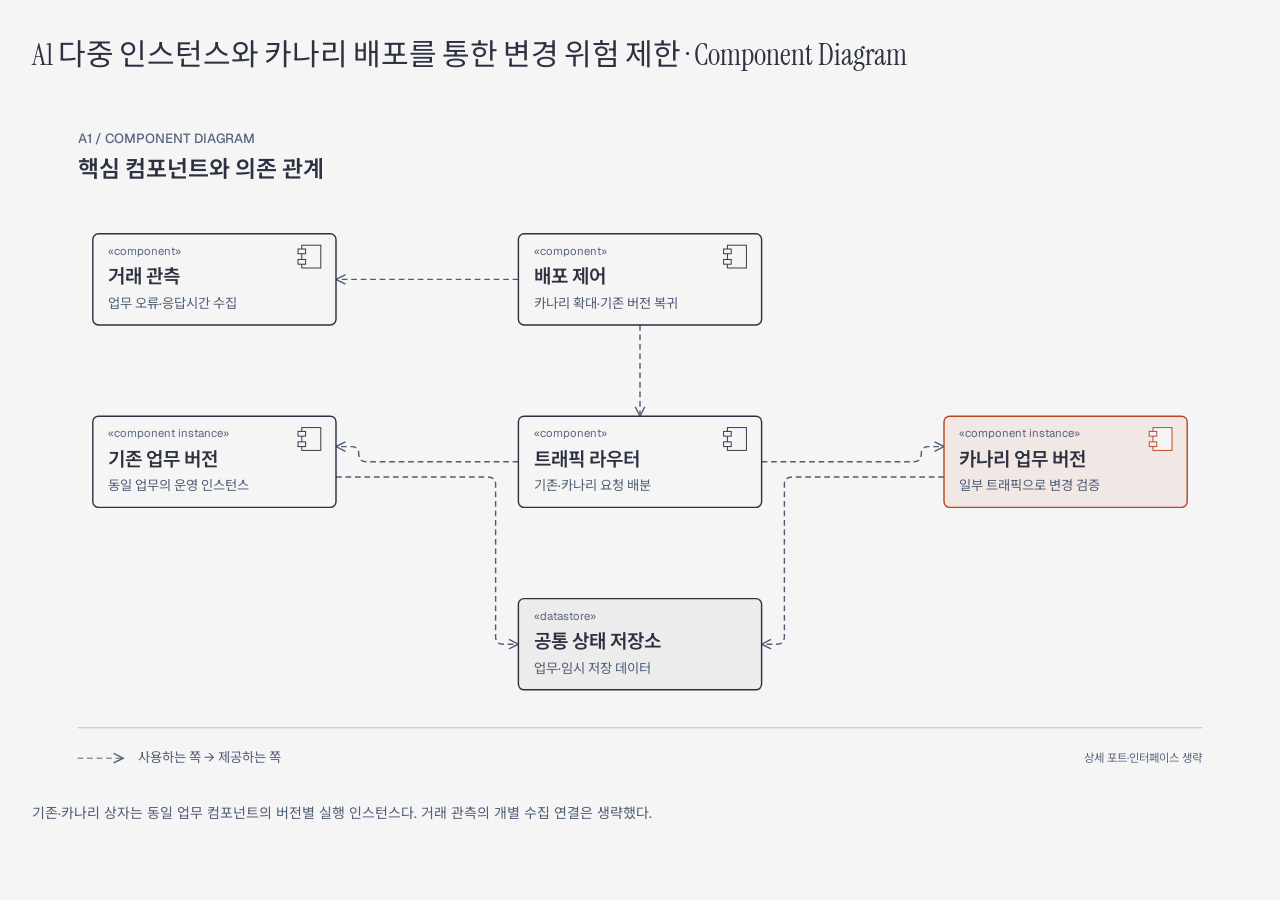
<file: site/components/a1.html>
<!DOCTYPE html><html lang="ko"><head><meta charset="utf-8"><meta name="viewport" content="width=device-width,initial-scale=1"><title>A1 다중 인스턴스와 카나리 배포를 통한 변경 위험 제한 · Component Diagram</title><link rel="stylesheet" href="https://fonts.googleapis.com/css2?family=Instrument+Serif&amp;family=Geist:wght@400;500;600&amp;family=Noto+Sans+KR:wght@400;500;600&amp;display=swap"><style>*{box-sizing:border-box}body{margin:0;background:#f5f5f5;color:#2d3142;font:16px/1.8 'Geist', 'Noto Sans KR', 'Apple SD Gothic Neo', 'Malgun Gothic', sans-serif}main{max-width:1360px;margin:auto;padding:32px}h1{font:400 30px/1.5 'Instrument Serif','Noto Sans KR',serif;margin:0 0 20px}figure{margin:0}.diagram-container{width:100%;min-width:0}svg{display:block;width:100%;max-width:100%;min-width:0;height:auto}figcaption{margin:20px 0;max-width:1080px;font-size:14px;color:#4f5d75}@media(max-width:600px){main{padding:16px}h1{font-size:22px}}@media print{main{padding:0}figure{break-inside:avoid}}</style></head><body><main><h1>A1 다중 인스턴스와 카나리 배포를 통한 변경 위험 제한 · Component Diagram</h1><figure><div class="diagram-container"><svg class="component-diagram" style="display:block;width:100%;max-width:100%;min-width:0;height:auto" viewBox="0 0 1280 720" xmlns="http://www.w3.org/2000/svg" role="img" aria-labelledby="a1-component-title a1-component-desc"><title id="a1-component-title">A1 핵심 컴포넌트 구성</title><desc id="a1-component-desc">트래픽 라우터가 기존·카나리 버전으로 요청을 나누며, 거래 관측과 배포 제어가 공통 상태를 유지하는 두 버전의 노출 범위를 조절한다.</desc><defs><marker id="a1-component-dependency" markerWidth="10" markerHeight="10" refX="9" refY="5" orient="auto"><path d="M 1 1 L 9 5 L 1 9" fill="none" stroke="#4f5d75" stroke-width="1.2"/></marker><marker id="a1-component-replication" markerWidth="10" markerHeight="10" refX="9" refY="5" orient="auto"><path d="M 1 1 L 9 5 L 1 9" fill="none" stroke="#bf4520" stroke-width="1.2"/></marker><marker id="a1-component-external" markerWidth="10" markerHeight="10" refX="9" refY="5" orient="auto"><path d="M 1 1 L 9 5 L 1 9" fill="none" stroke="#2e5aa8" stroke-width="1.2"/></marker></defs><rect width="1280" height="720" fill="#f5f5f5"/><text x="48" y="48" fill="#5a6580" font-size="14" font-weight="500" font-family="&#x27;Geist&#x27;, &#x27;Noto Sans KR&#x27;, &#x27;Apple SD Gothic Neo&#x27;, &#x27;Malgun Gothic&#x27;, sans-serif" text-anchor="start">A1 / COMPONENT DIAGRAM</text><text x="48" y="84" fill="#2d3142" font-size="24" font-weight="600" font-family="&#x27;Geist&#x27;, &#x27;Noto Sans KR&#x27;, &#x27;Apple SD Gothic Neo&#x27;, &#x27;Malgun Gothic&#x27;, sans-serif" text-anchor="start">핵심 컴포넌트와 의존 관계</text><path data-role="connector" data-source="router" data-target="old" data-relation="dependency" data-points="512,384 344,384 344,368 320,368" d="M 512 384 L 352 384 Q 344 384 344 376 L 344 376 Q 344 368 336 368 L 320 368" fill="none" stroke="#4f5d75" stroke-width="1.5" stroke-dasharray="6,4"/><path data-role="arrowhead" d="M 330 373 L 320 368 L 330 363" fill="none" stroke="#4f5d75" stroke-width="1.5"/><path data-role="connector" data-source="router" data-target="new" data-relation="dependency" data-points="768,384 936,384 936,368 960,368" d="M 768 384 L 928 384 Q 936 384 936 376 L 936 376 Q 936 368 944 368 L 960 368" fill="none" stroke="#4f5d75" stroke-width="1.5" stroke-dasharray="6,4"/><path data-role="arrowhead" d="M 950 363 L 960 368 L 950 373" fill="none" stroke="#4f5d75" stroke-width="1.5"/><path data-role="connector" data-source="old" data-target="state" data-relation="dependency" data-points="320,400 488,400 488,576 512,576" d="M 320 400 L 480 400 Q 488 400 488 408 L 488 568 Q 488 576 496 576 L 512 576" fill="none" stroke="#4f5d75" stroke-width="1.5" stroke-dasharray="6,4"/><path data-role="arrowhead" d="M 502 571 L 512 576 L 502 581" fill="none" stroke="#4f5d75" stroke-width="1.5"/><path data-role="connector" data-source="new" data-target="state" data-relation="dependency" data-points="960,400 792,400 792,576 768,576" d="M 960 400 L 800 400 Q 792 400 792 408 L 792 568 Q 792 576 784 576 L 768 576" fill="none" stroke="#4f5d75" stroke-width="1.5" stroke-dasharray="6,4"/><path data-role="arrowhead" d="M 778 581 L 768 576 L 778 571" fill="none" stroke="#4f5d75" stroke-width="1.5"/><path data-role="connector" data-source="control" data-target="observe" data-relation="dependency" data-points="512,192 320,192" d="M 512 192 L 320 192" fill="none" stroke="#4f5d75" stroke-width="1.5" stroke-dasharray="6,4"/><path data-role="arrowhead" d="M 330 197 L 320 192 L 330 187" fill="none" stroke="#4f5d75" stroke-width="1.5"/><path data-role="connector" data-source="control" data-target="router" data-relation="dependency" data-points="640,240 640,336" d="M 640 240 L 640 336" fill="none" stroke="#4f5d75" stroke-width="1.5" stroke-dasharray="6,4"/><path data-role="arrowhead" d="M 645 326 L 640 336 L 635 326" fill="none" stroke="#4f5d75" stroke-width="1.5"/><g data-node-id="router" data-kind="component"><rect x="512" y="336" width="256" height="96" rx="6" fill="#f5f5f5"/><rect data-role="bounds" x="512" y="336" width="256" height="96" rx="6" fill="#f5f5f5" stroke="#2d3142" stroke-width="1.5"/><text x="528" y="358" fill="#5a6580" font-size="12" font-weight="400" font-family="&#x27;Geist&#x27;, &#x27;Noto Sans KR&#x27;, &#x27;Apple SD Gothic Neo&#x27;, &#x27;Malgun Gothic&#x27;, sans-serif" text-anchor="start">«component»</text><text x="528" y="388" fill="#2d3142" font-size="20" font-weight="600" font-family="&#x27;Geist&#x27;, &#x27;Noto Sans KR&#x27;, &#x27;Apple SD Gothic Neo&#x27;, &#x27;Malgun Gothic&#x27;, sans-serif" text-anchor="start">트래픽 라우터</text><text x="528" y="414" fill="#4f5d75" font-size="14" font-weight="400" font-family="&#x27;Geist&#x27;, &#x27;Noto Sans KR&#x27;, &#x27;Apple SD Gothic Neo&#x27;, &#x27;Malgun Gothic&#x27;, sans-serif" text-anchor="start">기존·카나리 요청 배분</text><rect x="732" y="348" width="20" height="24" fill="#f5f5f5" stroke="#2d3142"/><rect x="728" y="352" width="8" height="5" fill="#f5f5f5" stroke="#2d3142"/><rect x="728" y="363" width="8" height="5" fill="#f5f5f5" stroke="#2d3142"/></g><g data-node-id="old" data-kind="instance"><rect x="64" y="336" width="256" height="96" rx="6" fill="#f5f5f5"/><rect data-role="bounds" x="64" y="336" width="256" height="96" rx="6" fill="#f5f5f5" stroke="#2d3142" stroke-width="1.5"/><text x="80" y="358" fill="#5a6580" font-size="12" font-weight="400" font-family="&#x27;Geist&#x27;, &#x27;Noto Sans KR&#x27;, &#x27;Apple SD Gothic Neo&#x27;, &#x27;Malgun Gothic&#x27;, sans-serif" text-anchor="start">«component instance»</text><text x="80" y="388" fill="#2d3142" font-size="20" font-weight="600" font-family="&#x27;Geist&#x27;, &#x27;Noto Sans KR&#x27;, &#x27;Apple SD Gothic Neo&#x27;, &#x27;Malgun Gothic&#x27;, sans-serif" text-anchor="start">기존 업무 버전</text><text x="80" y="414" fill="#4f5d75" font-size="14" font-weight="400" font-family="&#x27;Geist&#x27;, &#x27;Noto Sans KR&#x27;, &#x27;Apple SD Gothic Neo&#x27;, &#x27;Malgun Gothic&#x27;, sans-serif" text-anchor="start">동일 업무의 운영 인스턴스</text><rect x="284" y="348" width="20" height="24" fill="#f5f5f5" stroke="#2d3142"/><rect x="280" y="352" width="8" height="5" fill="#f5f5f5" stroke="#2d3142"/><rect x="280" y="363" width="8" height="5" fill="#f5f5f5" stroke="#2d3142"/></g><g data-node-id="new" data-kind="instance"><rect x="960" y="336" width="256" height="96" rx="6" fill="#f5f5f5"/><rect data-role="bounds" x="960" y="336" width="256" height="96" rx="6" fill="rgba(191,69,32,.08)" stroke="#bf4520" stroke-width="1.5"/><text x="976" y="358" fill="#5a6580" font-size="12" font-weight="400" font-family="&#x27;Geist&#x27;, &#x27;Noto Sans KR&#x27;, &#x27;Apple SD Gothic Neo&#x27;, &#x27;Malgun Gothic&#x27;, sans-serif" text-anchor="start">«component instance»</text><text x="976" y="388" fill="#2d3142" font-size="20" font-weight="600" font-family="&#x27;Geist&#x27;, &#x27;Noto Sans KR&#x27;, &#x27;Apple SD Gothic Neo&#x27;, &#x27;Malgun Gothic&#x27;, sans-serif" text-anchor="start">카나리 업무 버전</text><text x="976" y="414" fill="#4f5d75" font-size="14" font-weight="400" font-family="&#x27;Geist&#x27;, &#x27;Noto Sans KR&#x27;, &#x27;Apple SD Gothic Neo&#x27;, &#x27;Malgun Gothic&#x27;, sans-serif" text-anchor="start">일부 트래픽으로 변경 검증</text><rect x="1180" y="348" width="20" height="24" fill="#f5f5f5" stroke="#bf4520"/><rect x="1176" y="352" width="8" height="5" fill="#f5f5f5" stroke="#bf4520"/><rect x="1176" y="363" width="8" height="5" fill="#f5f5f5" stroke="#bf4520"/></g><g data-node-id="observe" data-kind="component"><rect x="64" y="144" width="256" height="96" rx="6" fill="#f5f5f5"/><rect data-role="bounds" x="64" y="144" width="256" height="96" rx="6" fill="#f5f5f5" stroke="#2d3142" stroke-width="1.5"/><text x="80" y="166" fill="#5a6580" font-size="12" font-weight="400" font-family="&#x27;Geist&#x27;, &#x27;Noto Sans KR&#x27;, &#x27;Apple SD Gothic Neo&#x27;, &#x27;Malgun Gothic&#x27;, sans-serif" text-anchor="start">«component»</text><text x="80" y="196" fill="#2d3142" font-size="20" font-weight="600" font-family="&#x27;Geist&#x27;, &#x27;Noto Sans KR&#x27;, &#x27;Apple SD Gothic Neo&#x27;, &#x27;Malgun Gothic&#x27;, sans-serif" text-anchor="start">거래 관측</text><text x="80" y="222" fill="#4f5d75" font-size="14" font-weight="400" font-family="&#x27;Geist&#x27;, &#x27;Noto Sans KR&#x27;, &#x27;Apple SD Gothic Neo&#x27;, &#x27;Malgun Gothic&#x27;, sans-serif" text-anchor="start">업무 오류·응답시간 수집</text><rect x="284" y="156" width="20" height="24" fill="#f5f5f5" stroke="#2d3142"/><rect x="280" y="160" width="8" height="5" fill="#f5f5f5" stroke="#2d3142"/><rect x="280" y="171" width="8" height="5" fill="#f5f5f5" stroke="#2d3142"/></g><g data-node-id="control" data-kind="component"><rect x="512" y="144" width="256" height="96" rx="6" fill="#f5f5f5"/><rect data-role="bounds" x="512" y="144" width="256" height="96" rx="6" fill="#f5f5f5" stroke="#2d3142" stroke-width="1.5"/><text x="528" y="166" fill="#5a6580" font-size="12" font-weight="400" font-family="&#x27;Geist&#x27;, &#x27;Noto Sans KR&#x27;, &#x27;Apple SD Gothic Neo&#x27;, &#x27;Malgun Gothic&#x27;, sans-serif" text-anchor="start">«component»</text><text x="528" y="196" fill="#2d3142" font-size="20" font-weight="600" font-family="&#x27;Geist&#x27;, &#x27;Noto Sans KR&#x27;, &#x27;Apple SD Gothic Neo&#x27;, &#x27;Malgun Gothic&#x27;, sans-serif" text-anchor="start">배포 제어</text><text x="528" y="222" fill="#4f5d75" font-size="14" font-weight="400" font-family="&#x27;Geist&#x27;, &#x27;Noto Sans KR&#x27;, &#x27;Apple SD Gothic Neo&#x27;, &#x27;Malgun Gothic&#x27;, sans-serif" text-anchor="start">카나리 확대·기존 버전 복귀</text><rect x="732" y="156" width="20" height="24" fill="#f5f5f5" stroke="#2d3142"/><rect x="728" y="160" width="8" height="5" fill="#f5f5f5" stroke="#2d3142"/><rect x="728" y="171" width="8" height="5" fill="#f5f5f5" stroke="#2d3142"/></g><g data-node-id="state" data-kind="store"><rect x="512" y="528" width="256" height="96" rx="6" fill="#f5f5f5"/><rect data-role="bounds" x="512" y="528" width="256" height="96" rx="6" fill="#ececec" stroke="#2d3142" stroke-width="1.5"/><text x="528" y="550" fill="#5a6580" font-size="12" font-weight="400" font-family="&#x27;Geist&#x27;, &#x27;Noto Sans KR&#x27;, &#x27;Apple SD Gothic Neo&#x27;, &#x27;Malgun Gothic&#x27;, sans-serif" text-anchor="start">«datastore»</text><text x="528" y="580" fill="#2d3142" font-size="20" font-weight="600" font-family="&#x27;Geist&#x27;, &#x27;Noto Sans KR&#x27;, &#x27;Apple SD Gothic Neo&#x27;, &#x27;Malgun Gothic&#x27;, sans-serif" text-anchor="start">공통 상태 저장소</text><text x="528" y="606" fill="#4f5d75" font-size="14" font-weight="400" font-family="&#x27;Geist&#x27;, &#x27;Noto Sans KR&#x27;, &#x27;Apple SD Gothic Neo&#x27;, &#x27;Malgun Gothic&#x27;, sans-serif" text-anchor="start">업무·임시 저장 데이터</text></g><line x1="48" y1="664" x2="1232" y2="664" stroke="#bfc0c0"/><path d="M 48 696 H 96" fill="none" stroke="#4f5d75" stroke-dasharray="6,4"/><path data-role="arrowhead" d="M 86 691 L 96 696 L 86 701" fill="none" stroke="#4f5d75" stroke-width="1.5"/><text x="112" y="700" fill="#4f5d75" font-size="14" font-weight="400" font-family="&#x27;Geist&#x27;, &#x27;Noto Sans KR&#x27;, &#x27;Apple SD Gothic Neo&#x27;, &#x27;Malgun Gothic&#x27;, sans-serif" text-anchor="start">사용하는 쪽 → 제공하는 쪽</text><text x="1232" y="700" fill="#5a6580" font-size="12" font-weight="400" font-family="&#x27;Geist&#x27;, &#x27;Noto Sans KR&#x27;, &#x27;Apple SD Gothic Neo&#x27;, &#x27;Malgun Gothic&#x27;, sans-serif" text-anchor="end">상세 포트·인터페이스 생략</text></svg></div><figcaption>기존·카나리 상자는 동일 업무 컴포넌트의 버전별 실행 인스턴스다. 거래 관측의 개별 수집 연결은 생략했다.</figcaption></figure></main></body></html>
</file>
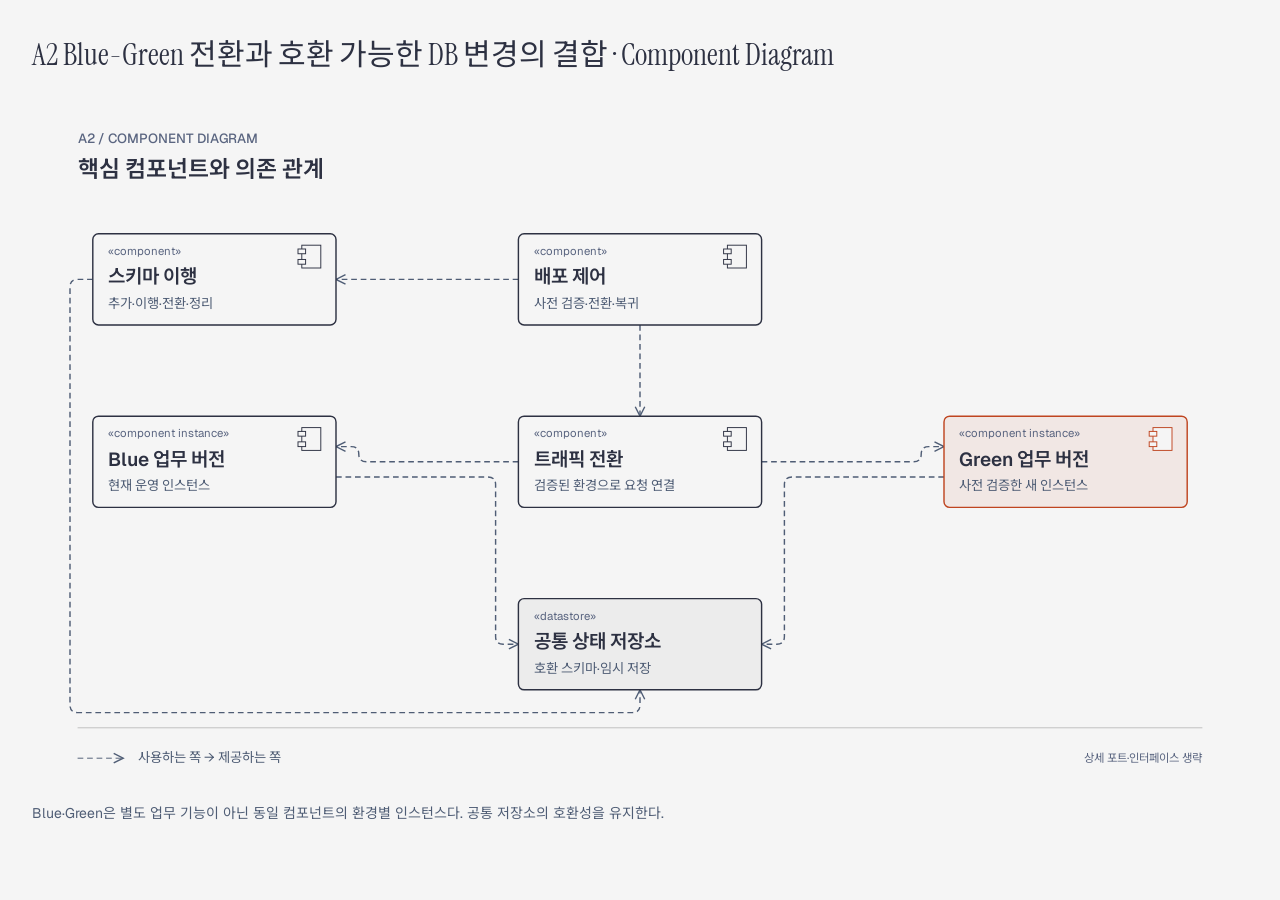
<file: site/components/a2.html>
<!DOCTYPE html><html lang="ko"><head><meta charset="utf-8"><meta name="viewport" content="width=device-width,initial-scale=1"><title>A2 Blue-Green 전환과 호환 가능한 DB 변경의 결합 · Component Diagram</title><link rel="stylesheet" href="https://fonts.googleapis.com/css2?family=Instrument+Serif&amp;family=Geist:wght@400;500;600&amp;family=Noto+Sans+KR:wght@400;500;600&amp;display=swap"><style>*{box-sizing:border-box}body{margin:0;background:#f5f5f5;color:#2d3142;font:16px/1.8 'Geist', 'Noto Sans KR', 'Apple SD Gothic Neo', 'Malgun Gothic', sans-serif}main{max-width:1360px;margin:auto;padding:32px}h1{font:400 30px/1.5 'Instrument Serif','Noto Sans KR',serif;margin:0 0 20px}figure{margin:0}.diagram-container{width:100%;min-width:0}svg{display:block;width:100%;max-width:100%;min-width:0;height:auto}figcaption{margin:20px 0;max-width:1080px;font-size:14px;color:#4f5d75}@media(max-width:600px){main{padding:16px}h1{font-size:22px}}@media print{main{padding:0}figure{break-inside:avoid}}</style></head><body><main><h1>A2 Blue-Green 전환과 호환 가능한 DB 변경의 결합 · Component Diagram</h1><figure><div class="diagram-container"><svg class="component-diagram" style="display:block;width:100%;max-width:100%;min-width:0;height:auto" viewBox="0 0 1280 720" xmlns="http://www.w3.org/2000/svg" role="img" aria-labelledby="a2-component-title a2-component-desc"><title id="a2-component-title">A2 핵심 컴포넌트 구성</title><desc id="a2-component-desc">배포 제어가 트래픽 전환과 스키마 이행을 관리하고, Blue·Green 업무 버전이 호환되는 공통 상태 저장소를 함께 사용한다.</desc><defs><marker id="a2-component-dependency" markerWidth="10" markerHeight="10" refX="9" refY="5" orient="auto"><path d="M 1 1 L 9 5 L 1 9" fill="none" stroke="#4f5d75" stroke-width="1.2"/></marker><marker id="a2-component-replication" markerWidth="10" markerHeight="10" refX="9" refY="5" orient="auto"><path d="M 1 1 L 9 5 L 1 9" fill="none" stroke="#bf4520" stroke-width="1.2"/></marker><marker id="a2-component-external" markerWidth="10" markerHeight="10" refX="9" refY="5" orient="auto"><path d="M 1 1 L 9 5 L 1 9" fill="none" stroke="#2e5aa8" stroke-width="1.2"/></marker></defs><rect width="1280" height="720" fill="#f5f5f5"/><text x="48" y="48" fill="#5a6580" font-size="14" font-weight="500" font-family="&#x27;Geist&#x27;, &#x27;Noto Sans KR&#x27;, &#x27;Apple SD Gothic Neo&#x27;, &#x27;Malgun Gothic&#x27;, sans-serif" text-anchor="start">A2 / COMPONENT DIAGRAM</text><text x="48" y="84" fill="#2d3142" font-size="24" font-weight="600" font-family="&#x27;Geist&#x27;, &#x27;Noto Sans KR&#x27;, &#x27;Apple SD Gothic Neo&#x27;, &#x27;Malgun Gothic&#x27;, sans-serif" text-anchor="start">핵심 컴포넌트와 의존 관계</text><path data-role="connector" data-source="switch" data-target="blue" data-relation="dependency" data-points="512,384 344,384 344,368 320,368" d="M 512 384 L 352 384 Q 344 384 344 376 L 344 376 Q 344 368 336 368 L 320 368" fill="none" stroke="#4f5d75" stroke-width="1.5" stroke-dasharray="6,4"/><path data-role="arrowhead" d="M 330 373 L 320 368 L 330 363" fill="none" stroke="#4f5d75" stroke-width="1.5"/><path data-role="connector" data-source="switch" data-target="green" data-relation="dependency" data-points="768,384 936,384 936,368 960,368" d="M 768 384 L 928 384 Q 936 384 936 376 L 936 376 Q 936 368 944 368 L 960 368" fill="none" stroke="#4f5d75" stroke-width="1.5" stroke-dasharray="6,4"/><path data-role="arrowhead" d="M 950 363 L 960 368 L 950 373" fill="none" stroke="#4f5d75" stroke-width="1.5"/><path data-role="connector" data-source="blue" data-target="store" data-relation="dependency" data-points="320,400 488,400 488,576 512,576" d="M 320 400 L 480 400 Q 488 400 488 408 L 488 568 Q 488 576 496 576 L 512 576" fill="none" stroke="#4f5d75" stroke-width="1.5" stroke-dasharray="6,4"/><path data-role="arrowhead" d="M 502 571 L 512 576 L 502 581" fill="none" stroke="#4f5d75" stroke-width="1.5"/><path data-role="connector" data-source="green" data-target="store" data-relation="dependency" data-points="960,400 792,400 792,576 768,576" d="M 960 400 L 800 400 Q 792 400 792 408 L 792 568 Q 792 576 784 576 L 768 576" fill="none" stroke="#4f5d75" stroke-width="1.5" stroke-dasharray="6,4"/><path data-role="arrowhead" d="M 778 581 L 768 576 L 778 571" fill="none" stroke="#4f5d75" stroke-width="1.5"/><path data-role="connector" data-source="control" data-target="switch" data-relation="dependency" data-points="640,240 640,336" d="M 640 240 L 640 336" fill="none" stroke="#4f5d75" stroke-width="1.5" stroke-dasharray="6,4"/><path data-role="arrowhead" d="M 645 326 L 640 336 L 635 326" fill="none" stroke="#4f5d75" stroke-width="1.5"/><path data-role="connector" data-source="control" data-target="migration" data-relation="dependency" data-points="512,192 320,192" d="M 512 192 L 320 192" fill="none" stroke="#4f5d75" stroke-width="1.5" stroke-dasharray="6,4"/><path data-role="arrowhead" d="M 330 197 L 320 192 L 330 187" fill="none" stroke="#4f5d75" stroke-width="1.5"/><path data-role="connector" data-source="migration" data-target="store" data-relation="dependency" data-points="64,192 40,192 40,648 640,648 640,624" d="M 64 192 L 48 192 Q 40 192 40 200 L 40 640 Q 40 648 48 648 L 632 648 Q 640 648 640 640 L 640 624" fill="none" stroke="#4f5d75" stroke-width="1.5" stroke-dasharray="6,4"/><path data-role="arrowhead" d="M 635 634 L 640 624 L 645 634" fill="none" stroke="#4f5d75" stroke-width="1.5"/><g data-node-id="switch" data-kind="component"><rect x="512" y="336" width="256" height="96" rx="6" fill="#f5f5f5"/><rect data-role="bounds" x="512" y="336" width="256" height="96" rx="6" fill="#f5f5f5" stroke="#2d3142" stroke-width="1.5"/><text x="528" y="358" fill="#5a6580" font-size="12" font-weight="400" font-family="&#x27;Geist&#x27;, &#x27;Noto Sans KR&#x27;, &#x27;Apple SD Gothic Neo&#x27;, &#x27;Malgun Gothic&#x27;, sans-serif" text-anchor="start">«component»</text><text x="528" y="388" fill="#2d3142" font-size="20" font-weight="600" font-family="&#x27;Geist&#x27;, &#x27;Noto Sans KR&#x27;, &#x27;Apple SD Gothic Neo&#x27;, &#x27;Malgun Gothic&#x27;, sans-serif" text-anchor="start">트래픽 전환</text><text x="528" y="414" fill="#4f5d75" font-size="14" font-weight="400" font-family="&#x27;Geist&#x27;, &#x27;Noto Sans KR&#x27;, &#x27;Apple SD Gothic Neo&#x27;, &#x27;Malgun Gothic&#x27;, sans-serif" text-anchor="start">검증된 환경으로 요청 연결</text><rect x="732" y="348" width="20" height="24" fill="#f5f5f5" stroke="#2d3142"/><rect x="728" y="352" width="8" height="5" fill="#f5f5f5" stroke="#2d3142"/><rect x="728" y="363" width="8" height="5" fill="#f5f5f5" stroke="#2d3142"/></g><g data-node-id="blue" data-kind="instance"><rect x="64" y="336" width="256" height="96" rx="6" fill="#f5f5f5"/><rect data-role="bounds" x="64" y="336" width="256" height="96" rx="6" fill="#f5f5f5" stroke="#2d3142" stroke-width="1.5"/><text x="80" y="358" fill="#5a6580" font-size="12" font-weight="400" font-family="&#x27;Geist&#x27;, &#x27;Noto Sans KR&#x27;, &#x27;Apple SD Gothic Neo&#x27;, &#x27;Malgun Gothic&#x27;, sans-serif" text-anchor="start">«component instance»</text><text x="80" y="388" fill="#2d3142" font-size="20" font-weight="600" font-family="&#x27;Geist&#x27;, &#x27;Noto Sans KR&#x27;, &#x27;Apple SD Gothic Neo&#x27;, &#x27;Malgun Gothic&#x27;, sans-serif" text-anchor="start">Blue 업무 버전</text><text x="80" y="414" fill="#4f5d75" font-size="14" font-weight="400" font-family="&#x27;Geist&#x27;, &#x27;Noto Sans KR&#x27;, &#x27;Apple SD Gothic Neo&#x27;, &#x27;Malgun Gothic&#x27;, sans-serif" text-anchor="start">현재 운영 인스턴스</text><rect x="284" y="348" width="20" height="24" fill="#f5f5f5" stroke="#2d3142"/><rect x="280" y="352" width="8" height="5" fill="#f5f5f5" stroke="#2d3142"/><rect x="280" y="363" width="8" height="5" fill="#f5f5f5" stroke="#2d3142"/></g><g data-node-id="green" data-kind="instance"><rect x="960" y="336" width="256" height="96" rx="6" fill="#f5f5f5"/><rect data-role="bounds" x="960" y="336" width="256" height="96" rx="6" fill="rgba(191,69,32,.08)" stroke="#bf4520" stroke-width="1.5"/><text x="976" y="358" fill="#5a6580" font-size="12" font-weight="400" font-family="&#x27;Geist&#x27;, &#x27;Noto Sans KR&#x27;, &#x27;Apple SD Gothic Neo&#x27;, &#x27;Malgun Gothic&#x27;, sans-serif" text-anchor="start">«component instance»</text><text x="976" y="388" fill="#2d3142" font-size="20" font-weight="600" font-family="&#x27;Geist&#x27;, &#x27;Noto Sans KR&#x27;, &#x27;Apple SD Gothic Neo&#x27;, &#x27;Malgun Gothic&#x27;, sans-serif" text-anchor="start">Green 업무 버전</text><text x="976" y="414" fill="#4f5d75" font-size="14" font-weight="400" font-family="&#x27;Geist&#x27;, &#x27;Noto Sans KR&#x27;, &#x27;Apple SD Gothic Neo&#x27;, &#x27;Malgun Gothic&#x27;, sans-serif" text-anchor="start">사전 검증한 새 인스턴스</text><rect x="1180" y="348" width="20" height="24" fill="#f5f5f5" stroke="#bf4520"/><rect x="1176" y="352" width="8" height="5" fill="#f5f5f5" stroke="#bf4520"/><rect x="1176" y="363" width="8" height="5" fill="#f5f5f5" stroke="#bf4520"/></g><g data-node-id="control" data-kind="component"><rect x="512" y="144" width="256" height="96" rx="6" fill="#f5f5f5"/><rect data-role="bounds" x="512" y="144" width="256" height="96" rx="6" fill="#f5f5f5" stroke="#2d3142" stroke-width="1.5"/><text x="528" y="166" fill="#5a6580" font-size="12" font-weight="400" font-family="&#x27;Geist&#x27;, &#x27;Noto Sans KR&#x27;, &#x27;Apple SD Gothic Neo&#x27;, &#x27;Malgun Gothic&#x27;, sans-serif" text-anchor="start">«component»</text><text x="528" y="196" fill="#2d3142" font-size="20" font-weight="600" font-family="&#x27;Geist&#x27;, &#x27;Noto Sans KR&#x27;, &#x27;Apple SD Gothic Neo&#x27;, &#x27;Malgun Gothic&#x27;, sans-serif" text-anchor="start">배포 제어</text><text x="528" y="222" fill="#4f5d75" font-size="14" font-weight="400" font-family="&#x27;Geist&#x27;, &#x27;Noto Sans KR&#x27;, &#x27;Apple SD Gothic Neo&#x27;, &#x27;Malgun Gothic&#x27;, sans-serif" text-anchor="start">사전 검증·전환·복귀</text><rect x="732" y="156" width="20" height="24" fill="#f5f5f5" stroke="#2d3142"/><rect x="728" y="160" width="8" height="5" fill="#f5f5f5" stroke="#2d3142"/><rect x="728" y="171" width="8" height="5" fill="#f5f5f5" stroke="#2d3142"/></g><g data-node-id="migration" data-kind="component"><rect x="64" y="144" width="256" height="96" rx="6" fill="#f5f5f5"/><rect data-role="bounds" x="64" y="144" width="256" height="96" rx="6" fill="#f5f5f5" stroke="#2d3142" stroke-width="1.5"/><text x="80" y="166" fill="#5a6580" font-size="12" font-weight="400" font-family="&#x27;Geist&#x27;, &#x27;Noto Sans KR&#x27;, &#x27;Apple SD Gothic Neo&#x27;, &#x27;Malgun Gothic&#x27;, sans-serif" text-anchor="start">«component»</text><text x="80" y="196" fill="#2d3142" font-size="20" font-weight="600" font-family="&#x27;Geist&#x27;, &#x27;Noto Sans KR&#x27;, &#x27;Apple SD Gothic Neo&#x27;, &#x27;Malgun Gothic&#x27;, sans-serif" text-anchor="start">스키마 이행</text><text x="80" y="222" fill="#4f5d75" font-size="14" font-weight="400" font-family="&#x27;Geist&#x27;, &#x27;Noto Sans KR&#x27;, &#x27;Apple SD Gothic Neo&#x27;, &#x27;Malgun Gothic&#x27;, sans-serif" text-anchor="start">추가·이행·전환·정리</text><rect x="284" y="156" width="20" height="24" fill="#f5f5f5" stroke="#2d3142"/><rect x="280" y="160" width="8" height="5" fill="#f5f5f5" stroke="#2d3142"/><rect x="280" y="171" width="8" height="5" fill="#f5f5f5" stroke="#2d3142"/></g><g data-node-id="store" data-kind="store"><rect x="512" y="528" width="256" height="96" rx="6" fill="#f5f5f5"/><rect data-role="bounds" x="512" y="528" width="256" height="96" rx="6" fill="#ececec" stroke="#2d3142" stroke-width="1.5"/><text x="528" y="550" fill="#5a6580" font-size="12" font-weight="400" font-family="&#x27;Geist&#x27;, &#x27;Noto Sans KR&#x27;, &#x27;Apple SD Gothic Neo&#x27;, &#x27;Malgun Gothic&#x27;, sans-serif" text-anchor="start">«datastore»</text><text x="528" y="580" fill="#2d3142" font-size="20" font-weight="600" font-family="&#x27;Geist&#x27;, &#x27;Noto Sans KR&#x27;, &#x27;Apple SD Gothic Neo&#x27;, &#x27;Malgun Gothic&#x27;, sans-serif" text-anchor="start">공통 상태 저장소</text><text x="528" y="606" fill="#4f5d75" font-size="14" font-weight="400" font-family="&#x27;Geist&#x27;, &#x27;Noto Sans KR&#x27;, &#x27;Apple SD Gothic Neo&#x27;, &#x27;Malgun Gothic&#x27;, sans-serif" text-anchor="start">호환 스키마·임시 저장</text></g><line x1="48" y1="664" x2="1232" y2="664" stroke="#bfc0c0"/><path d="M 48 696 H 96" fill="none" stroke="#4f5d75" stroke-dasharray="6,4"/><path data-role="arrowhead" d="M 86 691 L 96 696 L 86 701" fill="none" stroke="#4f5d75" stroke-width="1.5"/><text x="112" y="700" fill="#4f5d75" font-size="14" font-weight="400" font-family="&#x27;Geist&#x27;, &#x27;Noto Sans KR&#x27;, &#x27;Apple SD Gothic Neo&#x27;, &#x27;Malgun Gothic&#x27;, sans-serif" text-anchor="start">사용하는 쪽 → 제공하는 쪽</text><text x="1232" y="700" fill="#5a6580" font-size="12" font-weight="400" font-family="&#x27;Geist&#x27;, &#x27;Noto Sans KR&#x27;, &#x27;Apple SD Gothic Neo&#x27;, &#x27;Malgun Gothic&#x27;, sans-serif" text-anchor="end">상세 포트·인터페이스 생략</text></svg></div><figcaption>Blue·Green은 별도 업무 기능이 아닌 동일 컴포넌트의 환경별 인스턴스다. 공통 저장소의 호환성을 유지한다.</figcaption></figure></main></body></html>
</file>
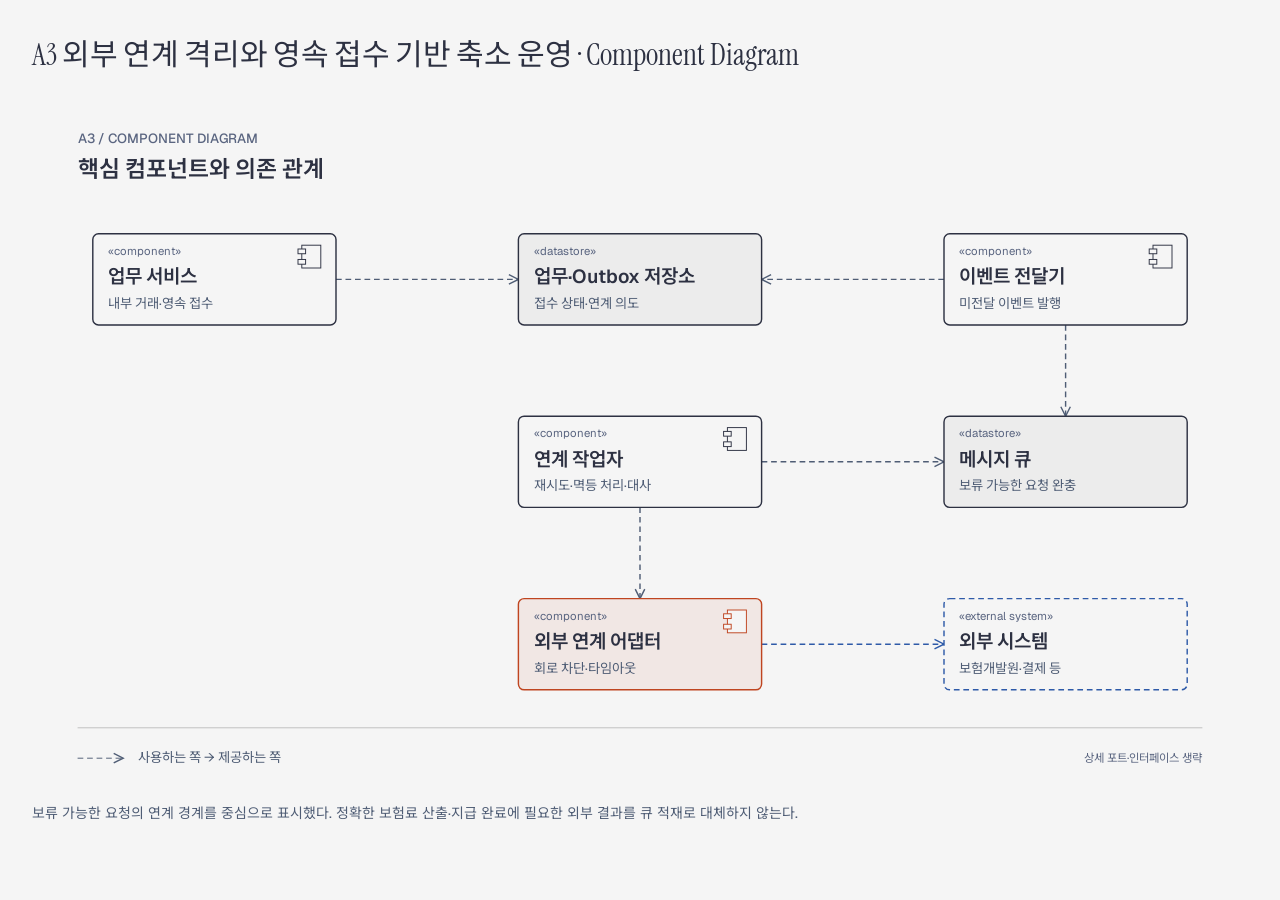
<file: site/components/a3.html>
<!DOCTYPE html><html lang="ko"><head><meta charset="utf-8"><meta name="viewport" content="width=device-width,initial-scale=1"><title>A3 외부 연계 격리와 영속 접수 기반 축소 운영 · Component Diagram</title><link rel="stylesheet" href="https://fonts.googleapis.com/css2?family=Instrument+Serif&amp;family=Geist:wght@400;500;600&amp;family=Noto+Sans+KR:wght@400;500;600&amp;display=swap"><style>*{box-sizing:border-box}body{margin:0;background:#f5f5f5;color:#2d3142;font:16px/1.8 'Geist', 'Noto Sans KR', 'Apple SD Gothic Neo', 'Malgun Gothic', sans-serif}main{max-width:1360px;margin:auto;padding:32px}h1{font:400 30px/1.5 'Instrument Serif','Noto Sans KR',serif;margin:0 0 20px}figure{margin:0}.diagram-container{width:100%;min-width:0}svg{display:block;width:100%;max-width:100%;min-width:0;height:auto}figcaption{margin:20px 0;max-width:1080px;font-size:14px;color:#4f5d75}@media(max-width:600px){main{padding:16px}h1{font-size:22px}}@media print{main{padding:0}figure{break-inside:avoid}}</style></head><body><main><h1>A3 외부 연계 격리와 영속 접수 기반 축소 운영 · Component Diagram</h1><figure><div class="diagram-container"><svg class="component-diagram" style="display:block;width:100%;max-width:100%;min-width:0;height:auto" viewBox="0 0 1280 720" xmlns="http://www.w3.org/2000/svg" role="img" aria-labelledby="a3-component-title a3-component-desc"><title id="a3-component-title">A3 핵심 컴포넌트 구성</title><desc id="a3-component-desc">업무 서비스는 접수와 Outbox를 영속화하며, 이벤트 전달기·연계 작업자·회로 차단 어댑터가 외부 시스템 의존성을 격리한다.</desc><defs><marker id="a3-component-dependency" markerWidth="10" markerHeight="10" refX="9" refY="5" orient="auto"><path d="M 1 1 L 9 5 L 1 9" fill="none" stroke="#4f5d75" stroke-width="1.2"/></marker><marker id="a3-component-replication" markerWidth="10" markerHeight="10" refX="9" refY="5" orient="auto"><path d="M 1 1 L 9 5 L 1 9" fill="none" stroke="#bf4520" stroke-width="1.2"/></marker><marker id="a3-component-external" markerWidth="10" markerHeight="10" refX="9" refY="5" orient="auto"><path d="M 1 1 L 9 5 L 1 9" fill="none" stroke="#2e5aa8" stroke-width="1.2"/></marker></defs><rect width="1280" height="720" fill="#f5f5f5"/><text x="48" y="48" fill="#5a6580" font-size="14" font-weight="500" font-family="&#x27;Geist&#x27;, &#x27;Noto Sans KR&#x27;, &#x27;Apple SD Gothic Neo&#x27;, &#x27;Malgun Gothic&#x27;, sans-serif" text-anchor="start">A3 / COMPONENT DIAGRAM</text><text x="48" y="84" fill="#2d3142" font-size="24" font-weight="600" font-family="&#x27;Geist&#x27;, &#x27;Noto Sans KR&#x27;, &#x27;Apple SD Gothic Neo&#x27;, &#x27;Malgun Gothic&#x27;, sans-serif" text-anchor="start">핵심 컴포넌트와 의존 관계</text><path data-role="connector" data-source="business" data-target="store" data-relation="dependency" data-points="320,192 512,192" d="M 320 192 L 512 192" fill="none" stroke="#4f5d75" stroke-width="1.5" stroke-dasharray="6,4"/><path data-role="arrowhead" d="M 502 187 L 512 192 L 502 197" fill="none" stroke="#4f5d75" stroke-width="1.5"/><path data-role="connector" data-source="relay" data-target="store" data-relation="dependency" data-points="960,192 768,192" d="M 960 192 L 768 192" fill="none" stroke="#4f5d75" stroke-width="1.5" stroke-dasharray="6,4"/><path data-role="arrowhead" d="M 778 197 L 768 192 L 778 187" fill="none" stroke="#4f5d75" stroke-width="1.5"/><path data-role="connector" data-source="relay" data-target="queue" data-relation="dependency" data-points="1088,240 1088,336" d="M 1088 240 L 1088 336" fill="none" stroke="#4f5d75" stroke-width="1.5" stroke-dasharray="6,4"/><path data-role="arrowhead" d="M 1093 326 L 1088 336 L 1083 326" fill="none" stroke="#4f5d75" stroke-width="1.5"/><path data-role="connector" data-source="worker" data-target="queue" data-relation="dependency" data-points="768,384 960,384" d="M 768 384 L 960 384" fill="none" stroke="#4f5d75" stroke-width="1.5" stroke-dasharray="6,4"/><path data-role="arrowhead" d="M 950 379 L 960 384 L 950 389" fill="none" stroke="#4f5d75" stroke-width="1.5"/><path data-role="connector" data-source="worker" data-target="adapter" data-relation="dependency" data-points="640,432 640,528" d="M 640 432 L 640 528" fill="none" stroke="#4f5d75" stroke-width="1.5" stroke-dasharray="6,4"/><path data-role="arrowhead" d="M 645 518 L 640 528 L 635 518" fill="none" stroke="#4f5d75" stroke-width="1.5"/><path data-role="connector" data-source="adapter" data-target="external" data-relation="dependency" data-points="768,576 960,576" d="M 768 576 L 960 576" fill="none" stroke="#2e5aa8" stroke-width="1.5" stroke-dasharray="6,4"/><path data-role="arrowhead" d="M 950 571 L 960 576 L 950 581" fill="none" stroke="#2e5aa8" stroke-width="1.5"/><g data-node-id="business" data-kind="component"><rect x="64" y="144" width="256" height="96" rx="6" fill="#f5f5f5"/><rect data-role="bounds" x="64" y="144" width="256" height="96" rx="6" fill="#f5f5f5" stroke="#2d3142" stroke-width="1.5"/><text x="80" y="166" fill="#5a6580" font-size="12" font-weight="400" font-family="&#x27;Geist&#x27;, &#x27;Noto Sans KR&#x27;, &#x27;Apple SD Gothic Neo&#x27;, &#x27;Malgun Gothic&#x27;, sans-serif" text-anchor="start">«component»</text><text x="80" y="196" fill="#2d3142" font-size="20" font-weight="600" font-family="&#x27;Geist&#x27;, &#x27;Noto Sans KR&#x27;, &#x27;Apple SD Gothic Neo&#x27;, &#x27;Malgun Gothic&#x27;, sans-serif" text-anchor="start">업무 서비스</text><text x="80" y="222" fill="#4f5d75" font-size="14" font-weight="400" font-family="&#x27;Geist&#x27;, &#x27;Noto Sans KR&#x27;, &#x27;Apple SD Gothic Neo&#x27;, &#x27;Malgun Gothic&#x27;, sans-serif" text-anchor="start">내부 거래·영속 접수</text><rect x="284" y="156" width="20" height="24" fill="#f5f5f5" stroke="#2d3142"/><rect x="280" y="160" width="8" height="5" fill="#f5f5f5" stroke="#2d3142"/><rect x="280" y="171" width="8" height="5" fill="#f5f5f5" stroke="#2d3142"/></g><g data-node-id="store" data-kind="store"><rect x="512" y="144" width="256" height="96" rx="6" fill="#f5f5f5"/><rect data-role="bounds" x="512" y="144" width="256" height="96" rx="6" fill="#ececec" stroke="#2d3142" stroke-width="1.5"/><text x="528" y="166" fill="#5a6580" font-size="12" font-weight="400" font-family="&#x27;Geist&#x27;, &#x27;Noto Sans KR&#x27;, &#x27;Apple SD Gothic Neo&#x27;, &#x27;Malgun Gothic&#x27;, sans-serif" text-anchor="start">«datastore»</text><text x="528" y="196" fill="#2d3142" font-size="20" font-weight="600" font-family="&#x27;Geist&#x27;, &#x27;Noto Sans KR&#x27;, &#x27;Apple SD Gothic Neo&#x27;, &#x27;Malgun Gothic&#x27;, sans-serif" text-anchor="start">업무·Outbox 저장소</text><text x="528" y="222" fill="#4f5d75" font-size="14" font-weight="400" font-family="&#x27;Geist&#x27;, &#x27;Noto Sans KR&#x27;, &#x27;Apple SD Gothic Neo&#x27;, &#x27;Malgun Gothic&#x27;, sans-serif" text-anchor="start">접수 상태·연계 의도</text></g><g data-node-id="relay" data-kind="component"><rect x="960" y="144" width="256" height="96" rx="6" fill="#f5f5f5"/><rect data-role="bounds" x="960" y="144" width="256" height="96" rx="6" fill="#f5f5f5" stroke="#2d3142" stroke-width="1.5"/><text x="976" y="166" fill="#5a6580" font-size="12" font-weight="400" font-family="&#x27;Geist&#x27;, &#x27;Noto Sans KR&#x27;, &#x27;Apple SD Gothic Neo&#x27;, &#x27;Malgun Gothic&#x27;, sans-serif" text-anchor="start">«component»</text><text x="976" y="196" fill="#2d3142" font-size="20" font-weight="600" font-family="&#x27;Geist&#x27;, &#x27;Noto Sans KR&#x27;, &#x27;Apple SD Gothic Neo&#x27;, &#x27;Malgun Gothic&#x27;, sans-serif" text-anchor="start">이벤트 전달기</text><text x="976" y="222" fill="#4f5d75" font-size="14" font-weight="400" font-family="&#x27;Geist&#x27;, &#x27;Noto Sans KR&#x27;, &#x27;Apple SD Gothic Neo&#x27;, &#x27;Malgun Gothic&#x27;, sans-serif" text-anchor="start">미전달 이벤트 발행</text><rect x="1180" y="156" width="20" height="24" fill="#f5f5f5" stroke="#2d3142"/><rect x="1176" y="160" width="8" height="5" fill="#f5f5f5" stroke="#2d3142"/><rect x="1176" y="171" width="8" height="5" fill="#f5f5f5" stroke="#2d3142"/></g><g data-node-id="queue" data-kind="store"><rect x="960" y="336" width="256" height="96" rx="6" fill="#f5f5f5"/><rect data-role="bounds" x="960" y="336" width="256" height="96" rx="6" fill="#ececec" stroke="#2d3142" stroke-width="1.5"/><text x="976" y="358" fill="#5a6580" font-size="12" font-weight="400" font-family="&#x27;Geist&#x27;, &#x27;Noto Sans KR&#x27;, &#x27;Apple SD Gothic Neo&#x27;, &#x27;Malgun Gothic&#x27;, sans-serif" text-anchor="start">«datastore»</text><text x="976" y="388" fill="#2d3142" font-size="20" font-weight="600" font-family="&#x27;Geist&#x27;, &#x27;Noto Sans KR&#x27;, &#x27;Apple SD Gothic Neo&#x27;, &#x27;Malgun Gothic&#x27;, sans-serif" text-anchor="start">메시지 큐</text><text x="976" y="414" fill="#4f5d75" font-size="14" font-weight="400" font-family="&#x27;Geist&#x27;, &#x27;Noto Sans KR&#x27;, &#x27;Apple SD Gothic Neo&#x27;, &#x27;Malgun Gothic&#x27;, sans-serif" text-anchor="start">보류 가능한 요청 완충</text></g><g data-node-id="worker" data-kind="component"><rect x="512" y="336" width="256" height="96" rx="6" fill="#f5f5f5"/><rect data-role="bounds" x="512" y="336" width="256" height="96" rx="6" fill="#f5f5f5" stroke="#2d3142" stroke-width="1.5"/><text x="528" y="358" fill="#5a6580" font-size="12" font-weight="400" font-family="&#x27;Geist&#x27;, &#x27;Noto Sans KR&#x27;, &#x27;Apple SD Gothic Neo&#x27;, &#x27;Malgun Gothic&#x27;, sans-serif" text-anchor="start">«component»</text><text x="528" y="388" fill="#2d3142" font-size="20" font-weight="600" font-family="&#x27;Geist&#x27;, &#x27;Noto Sans KR&#x27;, &#x27;Apple SD Gothic Neo&#x27;, &#x27;Malgun Gothic&#x27;, sans-serif" text-anchor="start">연계 작업자</text><text x="528" y="414" fill="#4f5d75" font-size="14" font-weight="400" font-family="&#x27;Geist&#x27;, &#x27;Noto Sans KR&#x27;, &#x27;Apple SD Gothic Neo&#x27;, &#x27;Malgun Gothic&#x27;, sans-serif" text-anchor="start">재시도·멱등 처리·대사</text><rect x="732" y="348" width="20" height="24" fill="#f5f5f5" stroke="#2d3142"/><rect x="728" y="352" width="8" height="5" fill="#f5f5f5" stroke="#2d3142"/><rect x="728" y="363" width="8" height="5" fill="#f5f5f5" stroke="#2d3142"/></g><g data-node-id="adapter" data-kind="component"><rect x="512" y="528" width="256" height="96" rx="6" fill="#f5f5f5"/><rect data-role="bounds" x="512" y="528" width="256" height="96" rx="6" fill="rgba(191,69,32,.08)" stroke="#bf4520" stroke-width="1.5"/><text x="528" y="550" fill="#5a6580" font-size="12" font-weight="400" font-family="&#x27;Geist&#x27;, &#x27;Noto Sans KR&#x27;, &#x27;Apple SD Gothic Neo&#x27;, &#x27;Malgun Gothic&#x27;, sans-serif" text-anchor="start">«component»</text><text x="528" y="580" fill="#2d3142" font-size="20" font-weight="600" font-family="&#x27;Geist&#x27;, &#x27;Noto Sans KR&#x27;, &#x27;Apple SD Gothic Neo&#x27;, &#x27;Malgun Gothic&#x27;, sans-serif" text-anchor="start">외부 연계 어댑터</text><text x="528" y="606" fill="#4f5d75" font-size="14" font-weight="400" font-family="&#x27;Geist&#x27;, &#x27;Noto Sans KR&#x27;, &#x27;Apple SD Gothic Neo&#x27;, &#x27;Malgun Gothic&#x27;, sans-serif" text-anchor="start">회로 차단·타임아웃</text><rect x="732" y="540" width="20" height="24" fill="#f5f5f5" stroke="#bf4520"/><rect x="728" y="544" width="8" height="5" fill="#f5f5f5" stroke="#bf4520"/><rect x="728" y="555" width="8" height="5" fill="#f5f5f5" stroke="#bf4520"/></g><g data-node-id="external" data-kind="external"><rect x="960" y="528" width="256" height="96" rx="6" fill="#f5f5f5"/><rect data-role="bounds" x="960" y="528" width="256" height="96" rx="6" fill="#f5f5f5" stroke="#2e5aa8" stroke-width="1.5" stroke-dasharray="6,4"/><text x="976" y="550" fill="#5a6580" font-size="12" font-weight="400" font-family="&#x27;Geist&#x27;, &#x27;Noto Sans KR&#x27;, &#x27;Apple SD Gothic Neo&#x27;, &#x27;Malgun Gothic&#x27;, sans-serif" text-anchor="start">«external system»</text><text x="976" y="580" fill="#2d3142" font-size="20" font-weight="600" font-family="&#x27;Geist&#x27;, &#x27;Noto Sans KR&#x27;, &#x27;Apple SD Gothic Neo&#x27;, &#x27;Malgun Gothic&#x27;, sans-serif" text-anchor="start">외부 시스템</text><text x="976" y="606" fill="#4f5d75" font-size="14" font-weight="400" font-family="&#x27;Geist&#x27;, &#x27;Noto Sans KR&#x27;, &#x27;Apple SD Gothic Neo&#x27;, &#x27;Malgun Gothic&#x27;, sans-serif" text-anchor="start">보험개발원·결제 등</text></g><line x1="48" y1="664" x2="1232" y2="664" stroke="#bfc0c0"/><path d="M 48 696 H 96" fill="none" stroke="#4f5d75" stroke-dasharray="6,4"/><path data-role="arrowhead" d="M 86 691 L 96 696 L 86 701" fill="none" stroke="#4f5d75" stroke-width="1.5"/><text x="112" y="700" fill="#4f5d75" font-size="14" font-weight="400" font-family="&#x27;Geist&#x27;, &#x27;Noto Sans KR&#x27;, &#x27;Apple SD Gothic Neo&#x27;, &#x27;Malgun Gothic&#x27;, sans-serif" text-anchor="start">사용하는 쪽 → 제공하는 쪽</text><text x="1232" y="700" fill="#5a6580" font-size="12" font-weight="400" font-family="&#x27;Geist&#x27;, &#x27;Noto Sans KR&#x27;, &#x27;Apple SD Gothic Neo&#x27;, &#x27;Malgun Gothic&#x27;, sans-serif" text-anchor="end">상세 포트·인터페이스 생략</text></svg></div><figcaption>보류 가능한 요청의 연계 경계를 중심으로 표시했다. 정확한 보험료 산출·지급 완료에 필요한 외부 결과를 큐 적재로 대체하지 않는다.</figcaption></figure></main></body></html>
</file>
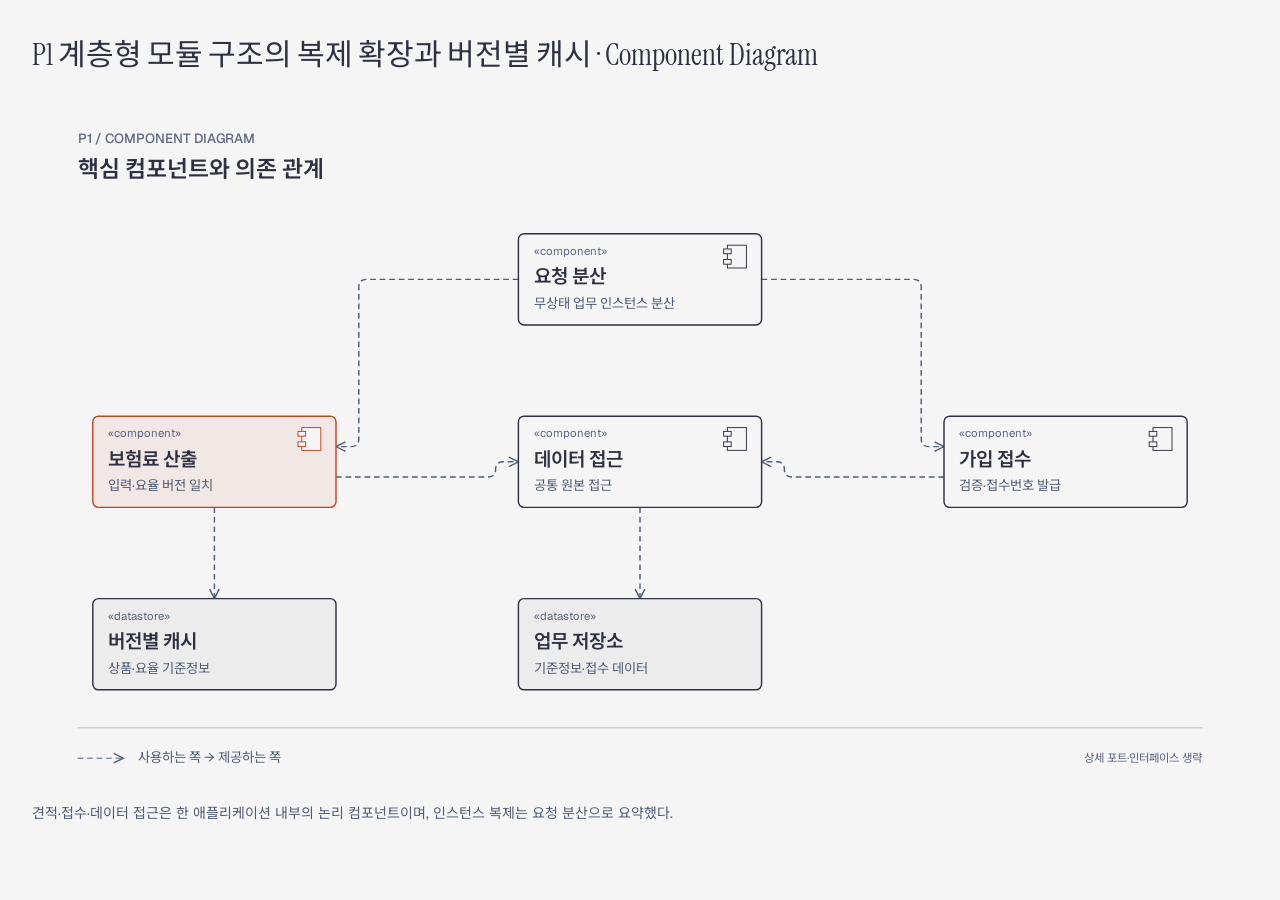
<file: site/components/p1.html>
<!DOCTYPE html><html lang="ko"><head><meta charset="utf-8"><meta name="viewport" content="width=device-width,initial-scale=1"><title>P1 계층형 모듈 구조의 복제 확장과 버전별 캐시 · Component Diagram</title><link rel="stylesheet" href="https://fonts.googleapis.com/css2?family=Instrument+Serif&amp;family=Geist:wght@400;500;600&amp;family=Noto+Sans+KR:wght@400;500;600&amp;display=swap"><style>*{box-sizing:border-box}body{margin:0;background:#f5f5f5;color:#2d3142;font:16px/1.8 'Geist', 'Noto Sans KR', 'Apple SD Gothic Neo', 'Malgun Gothic', sans-serif}main{max-width:1360px;margin:auto;padding:32px}h1{font:400 30px/1.5 'Instrument Serif','Noto Sans KR',serif;margin:0 0 20px}figure{margin:0}.diagram-container{width:100%;min-width:0}svg{display:block;width:100%;max-width:100%;min-width:0;height:auto}figcaption{margin:20px 0;max-width:1080px;font-size:14px;color:#4f5d75}@media(max-width:600px){main{padding:16px}h1{font-size:22px}}@media print{main{padding:0}figure{break-inside:avoid}}</style></head><body><main><h1>P1 계층형 모듈 구조의 복제 확장과 버전별 캐시 · Component Diagram</h1><figure><div class="diagram-container"><svg class="component-diagram" style="display:block;width:100%;max-width:100%;min-width:0;height:auto" viewBox="0 0 1280 720" xmlns="http://www.w3.org/2000/svg" role="img" aria-labelledby="p1-component-title p1-component-desc"><title id="p1-component-title">P1 핵심 컴포넌트 구성</title><desc id="p1-component-desc">요청 분산이 견적·접수 컴포넌트를 사용하며, 두 업무는 공통 데이터 접근과 버전별 캐시를 통해 업무 저장소를 이용한다.</desc><defs><marker id="p1-component-dependency" markerWidth="10" markerHeight="10" refX="9" refY="5" orient="auto"><path d="M 1 1 L 9 5 L 1 9" fill="none" stroke="#4f5d75" stroke-width="1.2"/></marker><marker id="p1-component-replication" markerWidth="10" markerHeight="10" refX="9" refY="5" orient="auto"><path d="M 1 1 L 9 5 L 1 9" fill="none" stroke="#bf4520" stroke-width="1.2"/></marker><marker id="p1-component-external" markerWidth="10" markerHeight="10" refX="9" refY="5" orient="auto"><path d="M 1 1 L 9 5 L 1 9" fill="none" stroke="#2e5aa8" stroke-width="1.2"/></marker></defs><rect width="1280" height="720" fill="#f5f5f5"/><text x="48" y="48" fill="#5a6580" font-size="14" font-weight="500" font-family="&#x27;Geist&#x27;, &#x27;Noto Sans KR&#x27;, &#x27;Apple SD Gothic Neo&#x27;, &#x27;Malgun Gothic&#x27;, sans-serif" text-anchor="start">P1 / COMPONENT DIAGRAM</text><text x="48" y="84" fill="#2d3142" font-size="24" font-weight="600" font-family="&#x27;Geist&#x27;, &#x27;Noto Sans KR&#x27;, &#x27;Apple SD Gothic Neo&#x27;, &#x27;Malgun Gothic&#x27;, sans-serif" text-anchor="start">핵심 컴포넌트와 의존 관계</text><path data-role="connector" data-source="entry" data-target="quote" data-relation="dependency" data-points="512,192 344,192 344,368 320,368" d="M 512 192 L 352 192 Q 344 192 344 200 L 344 360 Q 344 368 336 368 L 320 368" fill="none" stroke="#4f5d75" stroke-width="1.5" stroke-dasharray="6,4"/><path data-role="arrowhead" d="M 330 373 L 320 368 L 330 363" fill="none" stroke="#4f5d75" stroke-width="1.5"/><path data-role="connector" data-source="entry" data-target="intake" data-relation="dependency" data-points="768,192 936,192 936,368 960,368" d="M 768 192 L 928 192 Q 936 192 936 200 L 936 360 Q 936 368 944 368 L 960 368" fill="none" stroke="#4f5d75" stroke-width="1.5" stroke-dasharray="6,4"/><path data-role="arrowhead" d="M 950 363 L 960 368 L 950 373" fill="none" stroke="#4f5d75" stroke-width="1.5"/><path data-role="connector" data-source="quote" data-target="cache" data-relation="dependency" data-points="192,432 192,528" d="M 192 432 L 192 528" fill="none" stroke="#4f5d75" stroke-width="1.5" stroke-dasharray="6,4"/><path data-role="arrowhead" d="M 197 518 L 192 528 L 187 518" fill="none" stroke="#4f5d75" stroke-width="1.5"/><path data-role="connector" data-source="quote" data-target="access" data-relation="dependency" data-points="320,400 488,400 488,384 512,384" d="M 320 400 L 480 400 Q 488 400 488 392 L 488 392 Q 488 384 496 384 L 512 384" fill="none" stroke="#4f5d75" stroke-width="1.5" stroke-dasharray="6,4"/><path data-role="arrowhead" d="M 502 379 L 512 384 L 502 389" fill="none" stroke="#4f5d75" stroke-width="1.5"/><path data-role="connector" data-source="intake" data-target="access" data-relation="dependency" data-points="960,400 792,400 792,384 768,384" d="M 960 400 L 800 400 Q 792 400 792 392 L 792 392 Q 792 384 784 384 L 768 384" fill="none" stroke="#4f5d75" stroke-width="1.5" stroke-dasharray="6,4"/><path data-role="arrowhead" d="M 778 389 L 768 384 L 778 379" fill="none" stroke="#4f5d75" stroke-width="1.5"/><path data-role="connector" data-source="access" data-target="db" data-relation="dependency" data-points="640,432 640,528" d="M 640 432 L 640 528" fill="none" stroke="#4f5d75" stroke-width="1.5" stroke-dasharray="6,4"/><path data-role="arrowhead" d="M 645 518 L 640 528 L 635 518" fill="none" stroke="#4f5d75" stroke-width="1.5"/><g data-node-id="entry" data-kind="component"><rect x="512" y="144" width="256" height="96" rx="6" fill="#f5f5f5"/><rect data-role="bounds" x="512" y="144" width="256" height="96" rx="6" fill="#f5f5f5" stroke="#2d3142" stroke-width="1.5"/><text x="528" y="166" fill="#5a6580" font-size="12" font-weight="400" font-family="&#x27;Geist&#x27;, &#x27;Noto Sans KR&#x27;, &#x27;Apple SD Gothic Neo&#x27;, &#x27;Malgun Gothic&#x27;, sans-serif" text-anchor="start">«component»</text><text x="528" y="196" fill="#2d3142" font-size="20" font-weight="600" font-family="&#x27;Geist&#x27;, &#x27;Noto Sans KR&#x27;, &#x27;Apple SD Gothic Neo&#x27;, &#x27;Malgun Gothic&#x27;, sans-serif" text-anchor="start">요청 분산</text><text x="528" y="222" fill="#4f5d75" font-size="14" font-weight="400" font-family="&#x27;Geist&#x27;, &#x27;Noto Sans KR&#x27;, &#x27;Apple SD Gothic Neo&#x27;, &#x27;Malgun Gothic&#x27;, sans-serif" text-anchor="start">무상태 업무 인스턴스 분산</text><rect x="732" y="156" width="20" height="24" fill="#f5f5f5" stroke="#2d3142"/><rect x="728" y="160" width="8" height="5" fill="#f5f5f5" stroke="#2d3142"/><rect x="728" y="171" width="8" height="5" fill="#f5f5f5" stroke="#2d3142"/></g><g data-node-id="quote" data-kind="component"><rect x="64" y="336" width="256" height="96" rx="6" fill="#f5f5f5"/><rect data-role="bounds" x="64" y="336" width="256" height="96" rx="6" fill="rgba(191,69,32,.08)" stroke="#bf4520" stroke-width="1.5"/><text x="80" y="358" fill="#5a6580" font-size="12" font-weight="400" font-family="&#x27;Geist&#x27;, &#x27;Noto Sans KR&#x27;, &#x27;Apple SD Gothic Neo&#x27;, &#x27;Malgun Gothic&#x27;, sans-serif" text-anchor="start">«component»</text><text x="80" y="388" fill="#2d3142" font-size="20" font-weight="600" font-family="&#x27;Geist&#x27;, &#x27;Noto Sans KR&#x27;, &#x27;Apple SD Gothic Neo&#x27;, &#x27;Malgun Gothic&#x27;, sans-serif" text-anchor="start">보험료 산출</text><text x="80" y="414" fill="#4f5d75" font-size="14" font-weight="400" font-family="&#x27;Geist&#x27;, &#x27;Noto Sans KR&#x27;, &#x27;Apple SD Gothic Neo&#x27;, &#x27;Malgun Gothic&#x27;, sans-serif" text-anchor="start">입력·요율 버전 일치</text><rect x="284" y="348" width="20" height="24" fill="#f5f5f5" stroke="#bf4520"/><rect x="280" y="352" width="8" height="5" fill="#f5f5f5" stroke="#bf4520"/><rect x="280" y="363" width="8" height="5" fill="#f5f5f5" stroke="#bf4520"/></g><g data-node-id="intake" data-kind="component"><rect x="960" y="336" width="256" height="96" rx="6" fill="#f5f5f5"/><rect data-role="bounds" x="960" y="336" width="256" height="96" rx="6" fill="#f5f5f5" stroke="#2d3142" stroke-width="1.5"/><text x="976" y="358" fill="#5a6580" font-size="12" font-weight="400" font-family="&#x27;Geist&#x27;, &#x27;Noto Sans KR&#x27;, &#x27;Apple SD Gothic Neo&#x27;, &#x27;Malgun Gothic&#x27;, sans-serif" text-anchor="start">«component»</text><text x="976" y="388" fill="#2d3142" font-size="20" font-weight="600" font-family="&#x27;Geist&#x27;, &#x27;Noto Sans KR&#x27;, &#x27;Apple SD Gothic Neo&#x27;, &#x27;Malgun Gothic&#x27;, sans-serif" text-anchor="start">가입 접수</text><text x="976" y="414" fill="#4f5d75" font-size="14" font-weight="400" font-family="&#x27;Geist&#x27;, &#x27;Noto Sans KR&#x27;, &#x27;Apple SD Gothic Neo&#x27;, &#x27;Malgun Gothic&#x27;, sans-serif" text-anchor="start">검증·접수번호 발급</text><rect x="1180" y="348" width="20" height="24" fill="#f5f5f5" stroke="#2d3142"/><rect x="1176" y="352" width="8" height="5" fill="#f5f5f5" stroke="#2d3142"/><rect x="1176" y="363" width="8" height="5" fill="#f5f5f5" stroke="#2d3142"/></g><g data-node-id="access" data-kind="component"><rect x="512" y="336" width="256" height="96" rx="6" fill="#f5f5f5"/><rect data-role="bounds" x="512" y="336" width="256" height="96" rx="6" fill="#f5f5f5" stroke="#2d3142" stroke-width="1.5"/><text x="528" y="358" fill="#5a6580" font-size="12" font-weight="400" font-family="&#x27;Geist&#x27;, &#x27;Noto Sans KR&#x27;, &#x27;Apple SD Gothic Neo&#x27;, &#x27;Malgun Gothic&#x27;, sans-serif" text-anchor="start">«component»</text><text x="528" y="388" fill="#2d3142" font-size="20" font-weight="600" font-family="&#x27;Geist&#x27;, &#x27;Noto Sans KR&#x27;, &#x27;Apple SD Gothic Neo&#x27;, &#x27;Malgun Gothic&#x27;, sans-serif" text-anchor="start">데이터 접근</text><text x="528" y="414" fill="#4f5d75" font-size="14" font-weight="400" font-family="&#x27;Geist&#x27;, &#x27;Noto Sans KR&#x27;, &#x27;Apple SD Gothic Neo&#x27;, &#x27;Malgun Gothic&#x27;, sans-serif" text-anchor="start">공통 원본 접근</text><rect x="732" y="348" width="20" height="24" fill="#f5f5f5" stroke="#2d3142"/><rect x="728" y="352" width="8" height="5" fill="#f5f5f5" stroke="#2d3142"/><rect x="728" y="363" width="8" height="5" fill="#f5f5f5" stroke="#2d3142"/></g><g data-node-id="cache" data-kind="store"><rect x="64" y="528" width="256" height="96" rx="6" fill="#f5f5f5"/><rect data-role="bounds" x="64" y="528" width="256" height="96" rx="6" fill="#ececec" stroke="#2d3142" stroke-width="1.5"/><text x="80" y="550" fill="#5a6580" font-size="12" font-weight="400" font-family="&#x27;Geist&#x27;, &#x27;Noto Sans KR&#x27;, &#x27;Apple SD Gothic Neo&#x27;, &#x27;Malgun Gothic&#x27;, sans-serif" text-anchor="start">«datastore»</text><text x="80" y="580" fill="#2d3142" font-size="20" font-weight="600" font-family="&#x27;Geist&#x27;, &#x27;Noto Sans KR&#x27;, &#x27;Apple SD Gothic Neo&#x27;, &#x27;Malgun Gothic&#x27;, sans-serif" text-anchor="start">버전별 캐시</text><text x="80" y="606" fill="#4f5d75" font-size="14" font-weight="400" font-family="&#x27;Geist&#x27;, &#x27;Noto Sans KR&#x27;, &#x27;Apple SD Gothic Neo&#x27;, &#x27;Malgun Gothic&#x27;, sans-serif" text-anchor="start">상품·요율 기준정보</text></g><g data-node-id="db" data-kind="store"><rect x="512" y="528" width="256" height="96" rx="6" fill="#f5f5f5"/><rect data-role="bounds" x="512" y="528" width="256" height="96" rx="6" fill="#ececec" stroke="#2d3142" stroke-width="1.5"/><text x="528" y="550" fill="#5a6580" font-size="12" font-weight="400" font-family="&#x27;Geist&#x27;, &#x27;Noto Sans KR&#x27;, &#x27;Apple SD Gothic Neo&#x27;, &#x27;Malgun Gothic&#x27;, sans-serif" text-anchor="start">«datastore»</text><text x="528" y="580" fill="#2d3142" font-size="20" font-weight="600" font-family="&#x27;Geist&#x27;, &#x27;Noto Sans KR&#x27;, &#x27;Apple SD Gothic Neo&#x27;, &#x27;Malgun Gothic&#x27;, sans-serif" text-anchor="start">업무 저장소</text><text x="528" y="606" fill="#4f5d75" font-size="14" font-weight="400" font-family="&#x27;Geist&#x27;, &#x27;Noto Sans KR&#x27;, &#x27;Apple SD Gothic Neo&#x27;, &#x27;Malgun Gothic&#x27;, sans-serif" text-anchor="start">기준정보·접수 데이터</text></g><line x1="48" y1="664" x2="1232" y2="664" stroke="#bfc0c0"/><path d="M 48 696 H 96" fill="none" stroke="#4f5d75" stroke-dasharray="6,4"/><path data-role="arrowhead" d="M 86 691 L 96 696 L 86 701" fill="none" stroke="#4f5d75" stroke-width="1.5"/><text x="112" y="700" fill="#4f5d75" font-size="14" font-weight="400" font-family="&#x27;Geist&#x27;, &#x27;Noto Sans KR&#x27;, &#x27;Apple SD Gothic Neo&#x27;, &#x27;Malgun Gothic&#x27;, sans-serif" text-anchor="start">사용하는 쪽 → 제공하는 쪽</text><text x="1232" y="700" fill="#5a6580" font-size="12" font-weight="400" font-family="&#x27;Geist&#x27;, &#x27;Noto Sans KR&#x27;, &#x27;Apple SD Gothic Neo&#x27;, &#x27;Malgun Gothic&#x27;, sans-serif" text-anchor="end">상세 포트·인터페이스 생략</text></svg></div><figcaption>견적·접수·데이터 접근은 한 애플리케이션 내부의 논리 컴포넌트이며, 인스턴스 복제는 요청 분산으로 요약했다.</figcaption></figure></main></body></html>
</file>
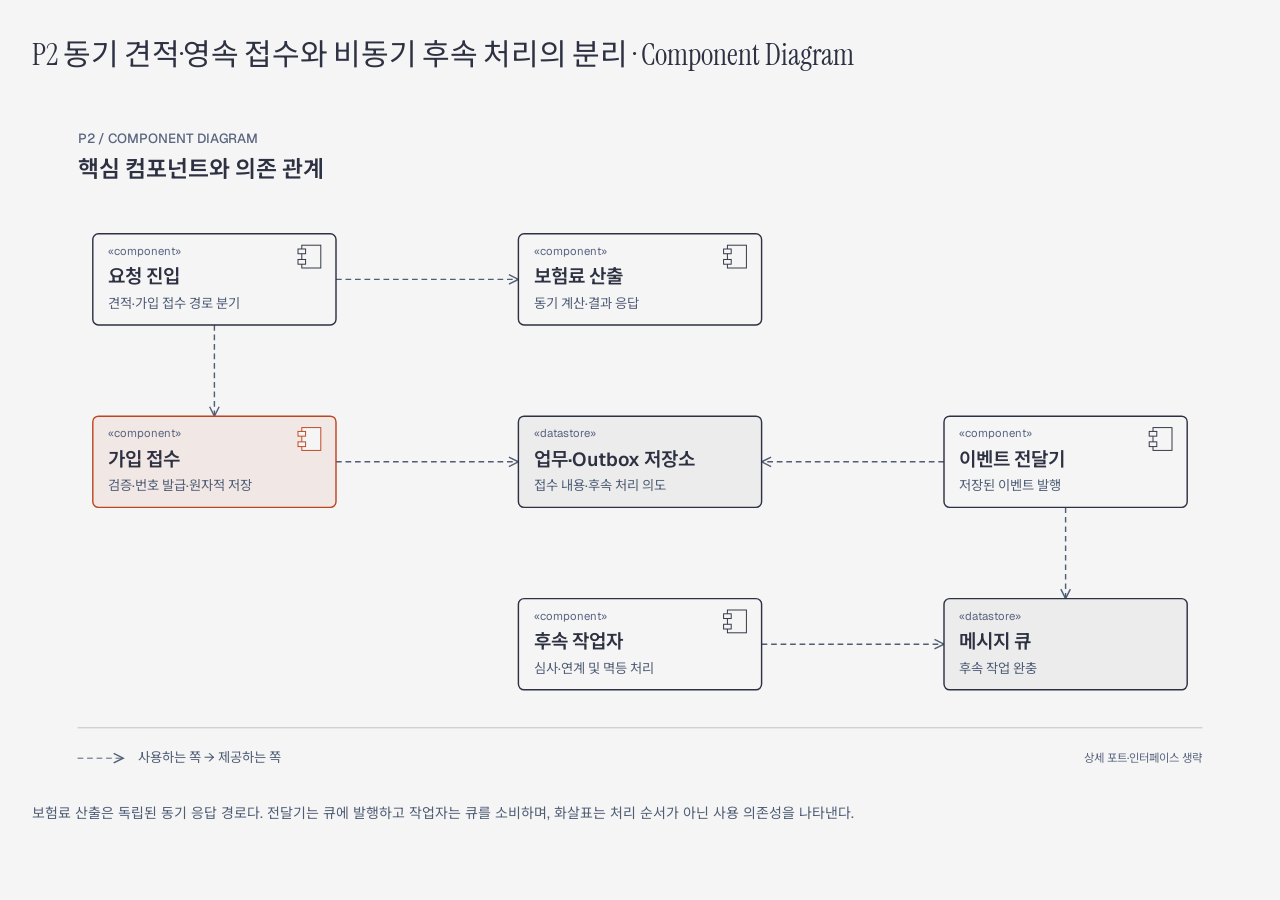
<file: site/components/p2.html>
<!DOCTYPE html><html lang="ko"><head><meta charset="utf-8"><meta name="viewport" content="width=device-width,initial-scale=1"><title>P2 동기 견적·영속 접수와 비동기 후속 처리의 분리 · Component Diagram</title><link rel="stylesheet" href="https://fonts.googleapis.com/css2?family=Instrument+Serif&amp;family=Geist:wght@400;500;600&amp;family=Noto+Sans+KR:wght@400;500;600&amp;display=swap"><style>*{box-sizing:border-box}body{margin:0;background:#f5f5f5;color:#2d3142;font:16px/1.8 'Geist', 'Noto Sans KR', 'Apple SD Gothic Neo', 'Malgun Gothic', sans-serif}main{max-width:1360px;margin:auto;padding:32px}h1{font:400 30px/1.5 'Instrument Serif','Noto Sans KR',serif;margin:0 0 20px}figure{margin:0}.diagram-container{width:100%;min-width:0}svg{display:block;width:100%;max-width:100%;min-width:0;height:auto}figcaption{margin:20px 0;max-width:1080px;font-size:14px;color:#4f5d75}@media(max-width:600px){main{padding:16px}h1{font-size:22px}}@media print{main{padding:0}figure{break-inside:avoid}}</style></head><body><main><h1>P2 동기 견적·영속 접수와 비동기 후속 처리의 분리 · Component Diagram</h1><figure><div class="diagram-container"><svg class="component-diagram" style="display:block;width:100%;max-width:100%;min-width:0;height:auto" viewBox="0 0 1280 720" xmlns="http://www.w3.org/2000/svg" role="img" aria-labelledby="p2-component-title p2-component-desc"><title id="p2-component-title">P2 핵심 컴포넌트 구성</title><desc id="p2-component-desc">견적과 접수의 동기 경로를 분리하고, 이벤트 전달기와 후속 작업자가 업무·Outbox 저장소 및 메시지 큐를 사용한다.</desc><defs><marker id="p2-component-dependency" markerWidth="10" markerHeight="10" refX="9" refY="5" orient="auto"><path d="M 1 1 L 9 5 L 1 9" fill="none" stroke="#4f5d75" stroke-width="1.2"/></marker><marker id="p2-component-replication" markerWidth="10" markerHeight="10" refX="9" refY="5" orient="auto"><path d="M 1 1 L 9 5 L 1 9" fill="none" stroke="#bf4520" stroke-width="1.2"/></marker><marker id="p2-component-external" markerWidth="10" markerHeight="10" refX="9" refY="5" orient="auto"><path d="M 1 1 L 9 5 L 1 9" fill="none" stroke="#2e5aa8" stroke-width="1.2"/></marker></defs><rect width="1280" height="720" fill="#f5f5f5"/><text x="48" y="48" fill="#5a6580" font-size="14" font-weight="500" font-family="&#x27;Geist&#x27;, &#x27;Noto Sans KR&#x27;, &#x27;Apple SD Gothic Neo&#x27;, &#x27;Malgun Gothic&#x27;, sans-serif" text-anchor="start">P2 / COMPONENT DIAGRAM</text><text x="48" y="84" fill="#2d3142" font-size="24" font-weight="600" font-family="&#x27;Geist&#x27;, &#x27;Noto Sans KR&#x27;, &#x27;Apple SD Gothic Neo&#x27;, &#x27;Malgun Gothic&#x27;, sans-serif" text-anchor="start">핵심 컴포넌트와 의존 관계</text><path data-role="connector" data-source="entry" data-target="quote" data-relation="dependency" data-points="320,192 512,192" d="M 320 192 L 512 192" fill="none" stroke="#4f5d75" stroke-width="1.5" stroke-dasharray="6,4"/><path data-role="arrowhead" d="M 502 187 L 512 192 L 502 197" fill="none" stroke="#4f5d75" stroke-width="1.5"/><path data-role="connector" data-source="entry" data-target="intake" data-relation="dependency" data-points="192,240 192,336" d="M 192 240 L 192 336" fill="none" stroke="#4f5d75" stroke-width="1.5" stroke-dasharray="6,4"/><path data-role="arrowhead" d="M 197 326 L 192 336 L 187 326" fill="none" stroke="#4f5d75" stroke-width="1.5"/><path data-role="connector" data-source="intake" data-target="store" data-relation="dependency" data-points="320,384 512,384" d="M 320 384 L 512 384" fill="none" stroke="#4f5d75" stroke-width="1.5" stroke-dasharray="6,4"/><path data-role="arrowhead" d="M 502 379 L 512 384 L 502 389" fill="none" stroke="#4f5d75" stroke-width="1.5"/><path data-role="connector" data-source="relay" data-target="store" data-relation="dependency" data-points="960,384 768,384" d="M 960 384 L 768 384" fill="none" stroke="#4f5d75" stroke-width="1.5" stroke-dasharray="6,4"/><path data-role="arrowhead" d="M 778 389 L 768 384 L 778 379" fill="none" stroke="#4f5d75" stroke-width="1.5"/><path data-role="connector" data-source="relay" data-target="queue" data-relation="dependency" data-points="1088,432 1088,528" d="M 1088 432 L 1088 528" fill="none" stroke="#4f5d75" stroke-width="1.5" stroke-dasharray="6,4"/><path data-role="arrowhead" d="M 1093 518 L 1088 528 L 1083 518" fill="none" stroke="#4f5d75" stroke-width="1.5"/><path data-role="connector" data-source="worker" data-target="queue" data-relation="dependency" data-points="768,576 960,576" d="M 768 576 L 960 576" fill="none" stroke="#4f5d75" stroke-width="1.5" stroke-dasharray="6,4"/><path data-role="arrowhead" d="M 950 571 L 960 576 L 950 581" fill="none" stroke="#4f5d75" stroke-width="1.5"/><g data-node-id="quote" data-kind="component"><rect x="512" y="144" width="256" height="96" rx="6" fill="#f5f5f5"/><rect data-role="bounds" x="512" y="144" width="256" height="96" rx="6" fill="#f5f5f5" stroke="#2d3142" stroke-width="1.5"/><text x="528" y="166" fill="#5a6580" font-size="12" font-weight="400" font-family="&#x27;Geist&#x27;, &#x27;Noto Sans KR&#x27;, &#x27;Apple SD Gothic Neo&#x27;, &#x27;Malgun Gothic&#x27;, sans-serif" text-anchor="start">«component»</text><text x="528" y="196" fill="#2d3142" font-size="20" font-weight="600" font-family="&#x27;Geist&#x27;, &#x27;Noto Sans KR&#x27;, &#x27;Apple SD Gothic Neo&#x27;, &#x27;Malgun Gothic&#x27;, sans-serif" text-anchor="start">보험료 산출</text><text x="528" y="222" fill="#4f5d75" font-size="14" font-weight="400" font-family="&#x27;Geist&#x27;, &#x27;Noto Sans KR&#x27;, &#x27;Apple SD Gothic Neo&#x27;, &#x27;Malgun Gothic&#x27;, sans-serif" text-anchor="start">동기 계산·결과 응답</text><rect x="732" y="156" width="20" height="24" fill="#f5f5f5" stroke="#2d3142"/><rect x="728" y="160" width="8" height="5" fill="#f5f5f5" stroke="#2d3142"/><rect x="728" y="171" width="8" height="5" fill="#f5f5f5" stroke="#2d3142"/></g><g data-node-id="intake" data-kind="component"><rect x="64" y="336" width="256" height="96" rx="6" fill="#f5f5f5"/><rect data-role="bounds" x="64" y="336" width="256" height="96" rx="6" fill="rgba(191,69,32,.08)" stroke="#bf4520" stroke-width="1.5"/><text x="80" y="358" fill="#5a6580" font-size="12" font-weight="400" font-family="&#x27;Geist&#x27;, &#x27;Noto Sans KR&#x27;, &#x27;Apple SD Gothic Neo&#x27;, &#x27;Malgun Gothic&#x27;, sans-serif" text-anchor="start">«component»</text><text x="80" y="388" fill="#2d3142" font-size="20" font-weight="600" font-family="&#x27;Geist&#x27;, &#x27;Noto Sans KR&#x27;, &#x27;Apple SD Gothic Neo&#x27;, &#x27;Malgun Gothic&#x27;, sans-serif" text-anchor="start">가입 접수</text><text x="80" y="414" fill="#4f5d75" font-size="14" font-weight="400" font-family="&#x27;Geist&#x27;, &#x27;Noto Sans KR&#x27;, &#x27;Apple SD Gothic Neo&#x27;, &#x27;Malgun Gothic&#x27;, sans-serif" text-anchor="start">검증·번호 발급·원자적 저장</text><rect x="284" y="348" width="20" height="24" fill="#f5f5f5" stroke="#bf4520"/><rect x="280" y="352" width="8" height="5" fill="#f5f5f5" stroke="#bf4520"/><rect x="280" y="363" width="8" height="5" fill="#f5f5f5" stroke="#bf4520"/></g><g data-node-id="store" data-kind="store"><rect x="512" y="336" width="256" height="96" rx="6" fill="#f5f5f5"/><rect data-role="bounds" x="512" y="336" width="256" height="96" rx="6" fill="#ececec" stroke="#2d3142" stroke-width="1.5"/><text x="528" y="358" fill="#5a6580" font-size="12" font-weight="400" font-family="&#x27;Geist&#x27;, &#x27;Noto Sans KR&#x27;, &#x27;Apple SD Gothic Neo&#x27;, &#x27;Malgun Gothic&#x27;, sans-serif" text-anchor="start">«datastore»</text><text x="528" y="388" fill="#2d3142" font-size="20" font-weight="600" font-family="&#x27;Geist&#x27;, &#x27;Noto Sans KR&#x27;, &#x27;Apple SD Gothic Neo&#x27;, &#x27;Malgun Gothic&#x27;, sans-serif" text-anchor="start">업무·Outbox 저장소</text><text x="528" y="414" fill="#4f5d75" font-size="14" font-weight="400" font-family="&#x27;Geist&#x27;, &#x27;Noto Sans KR&#x27;, &#x27;Apple SD Gothic Neo&#x27;, &#x27;Malgun Gothic&#x27;, sans-serif" text-anchor="start">접수 내용·후속 처리 의도</text></g><g data-node-id="relay" data-kind="component"><rect x="960" y="336" width="256" height="96" rx="6" fill="#f5f5f5"/><rect data-role="bounds" x="960" y="336" width="256" height="96" rx="6" fill="#f5f5f5" stroke="#2d3142" stroke-width="1.5"/><text x="976" y="358" fill="#5a6580" font-size="12" font-weight="400" font-family="&#x27;Geist&#x27;, &#x27;Noto Sans KR&#x27;, &#x27;Apple SD Gothic Neo&#x27;, &#x27;Malgun Gothic&#x27;, sans-serif" text-anchor="start">«component»</text><text x="976" y="388" fill="#2d3142" font-size="20" font-weight="600" font-family="&#x27;Geist&#x27;, &#x27;Noto Sans KR&#x27;, &#x27;Apple SD Gothic Neo&#x27;, &#x27;Malgun Gothic&#x27;, sans-serif" text-anchor="start">이벤트 전달기</text><text x="976" y="414" fill="#4f5d75" font-size="14" font-weight="400" font-family="&#x27;Geist&#x27;, &#x27;Noto Sans KR&#x27;, &#x27;Apple SD Gothic Neo&#x27;, &#x27;Malgun Gothic&#x27;, sans-serif" text-anchor="start">저장된 이벤트 발행</text><rect x="1180" y="348" width="20" height="24" fill="#f5f5f5" stroke="#2d3142"/><rect x="1176" y="352" width="8" height="5" fill="#f5f5f5" stroke="#2d3142"/><rect x="1176" y="363" width="8" height="5" fill="#f5f5f5" stroke="#2d3142"/></g><g data-node-id="queue" data-kind="store"><rect x="960" y="528" width="256" height="96" rx="6" fill="#f5f5f5"/><rect data-role="bounds" x="960" y="528" width="256" height="96" rx="6" fill="#ececec" stroke="#2d3142" stroke-width="1.5"/><text x="976" y="550" fill="#5a6580" font-size="12" font-weight="400" font-family="&#x27;Geist&#x27;, &#x27;Noto Sans KR&#x27;, &#x27;Apple SD Gothic Neo&#x27;, &#x27;Malgun Gothic&#x27;, sans-serif" text-anchor="start">«datastore»</text><text x="976" y="580" fill="#2d3142" font-size="20" font-weight="600" font-family="&#x27;Geist&#x27;, &#x27;Noto Sans KR&#x27;, &#x27;Apple SD Gothic Neo&#x27;, &#x27;Malgun Gothic&#x27;, sans-serif" text-anchor="start">메시지 큐</text><text x="976" y="606" fill="#4f5d75" font-size="14" font-weight="400" font-family="&#x27;Geist&#x27;, &#x27;Noto Sans KR&#x27;, &#x27;Apple SD Gothic Neo&#x27;, &#x27;Malgun Gothic&#x27;, sans-serif" text-anchor="start">후속 작업 완충</text></g><g data-node-id="worker" data-kind="component"><rect x="512" y="528" width="256" height="96" rx="6" fill="#f5f5f5"/><rect data-role="bounds" x="512" y="528" width="256" height="96" rx="6" fill="#f5f5f5" stroke="#2d3142" stroke-width="1.5"/><text x="528" y="550" fill="#5a6580" font-size="12" font-weight="400" font-family="&#x27;Geist&#x27;, &#x27;Noto Sans KR&#x27;, &#x27;Apple SD Gothic Neo&#x27;, &#x27;Malgun Gothic&#x27;, sans-serif" text-anchor="start">«component»</text><text x="528" y="580" fill="#2d3142" font-size="20" font-weight="600" font-family="&#x27;Geist&#x27;, &#x27;Noto Sans KR&#x27;, &#x27;Apple SD Gothic Neo&#x27;, &#x27;Malgun Gothic&#x27;, sans-serif" text-anchor="start">후속 작업자</text><text x="528" y="606" fill="#4f5d75" font-size="14" font-weight="400" font-family="&#x27;Geist&#x27;, &#x27;Noto Sans KR&#x27;, &#x27;Apple SD Gothic Neo&#x27;, &#x27;Malgun Gothic&#x27;, sans-serif" text-anchor="start">심사·연계 및 멱등 처리</text><rect x="732" y="540" width="20" height="24" fill="#f5f5f5" stroke="#2d3142"/><rect x="728" y="544" width="8" height="5" fill="#f5f5f5" stroke="#2d3142"/><rect x="728" y="555" width="8" height="5" fill="#f5f5f5" stroke="#2d3142"/></g><g data-node-id="entry" data-kind="component"><rect x="64" y="144" width="256" height="96" rx="6" fill="#f5f5f5"/><rect data-role="bounds" x="64" y="144" width="256" height="96" rx="6" fill="#f5f5f5" stroke="#2d3142" stroke-width="1.5"/><text x="80" y="166" fill="#5a6580" font-size="12" font-weight="400" font-family="&#x27;Geist&#x27;, &#x27;Noto Sans KR&#x27;, &#x27;Apple SD Gothic Neo&#x27;, &#x27;Malgun Gothic&#x27;, sans-serif" text-anchor="start">«component»</text><text x="80" y="196" fill="#2d3142" font-size="20" font-weight="600" font-family="&#x27;Geist&#x27;, &#x27;Noto Sans KR&#x27;, &#x27;Apple SD Gothic Neo&#x27;, &#x27;Malgun Gothic&#x27;, sans-serif" text-anchor="start">요청 진입</text><text x="80" y="222" fill="#4f5d75" font-size="14" font-weight="400" font-family="&#x27;Geist&#x27;, &#x27;Noto Sans KR&#x27;, &#x27;Apple SD Gothic Neo&#x27;, &#x27;Malgun Gothic&#x27;, sans-serif" text-anchor="start">견적·가입 접수 경로 분기</text><rect x="284" y="156" width="20" height="24" fill="#f5f5f5" stroke="#2d3142"/><rect x="280" y="160" width="8" height="5" fill="#f5f5f5" stroke="#2d3142"/><rect x="280" y="171" width="8" height="5" fill="#f5f5f5" stroke="#2d3142"/></g><line x1="48" y1="664" x2="1232" y2="664" stroke="#bfc0c0"/><path d="M 48 696 H 96" fill="none" stroke="#4f5d75" stroke-dasharray="6,4"/><path data-role="arrowhead" d="M 86 691 L 96 696 L 86 701" fill="none" stroke="#4f5d75" stroke-width="1.5"/><text x="112" y="700" fill="#4f5d75" font-size="14" font-weight="400" font-family="&#x27;Geist&#x27;, &#x27;Noto Sans KR&#x27;, &#x27;Apple SD Gothic Neo&#x27;, &#x27;Malgun Gothic&#x27;, sans-serif" text-anchor="start">사용하는 쪽 → 제공하는 쪽</text><text x="1232" y="700" fill="#5a6580" font-size="12" font-weight="400" font-family="&#x27;Geist&#x27;, &#x27;Noto Sans KR&#x27;, &#x27;Apple SD Gothic Neo&#x27;, &#x27;Malgun Gothic&#x27;, sans-serif" text-anchor="end">상세 포트·인터페이스 생략</text></svg></div><figcaption>보험료 산출은 독립된 동기 응답 경로다. 전달기는 큐에 발행하고 작업자는 큐를 소비하며, 화살표는 처리 순서가 아닌 사용 의존성을 나타낸다.</figcaption></figure></main></body></html>
</file>
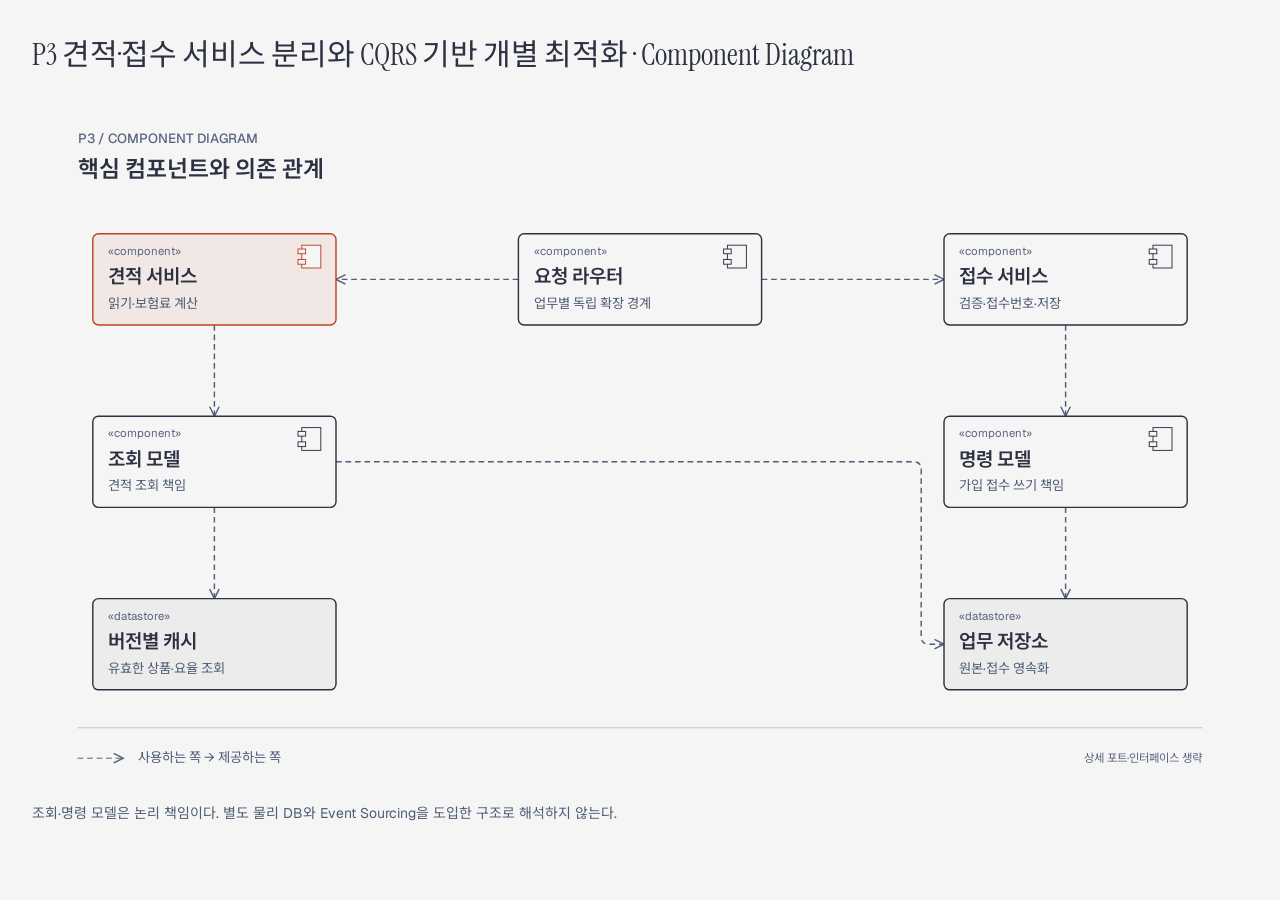
<file: site/components/p3.html>
<!DOCTYPE html><html lang="ko"><head><meta charset="utf-8"><meta name="viewport" content="width=device-width,initial-scale=1"><title>P3 견적·접수 서비스 분리와 CQRS 기반 개별 최적화 · Component Diagram</title><link rel="stylesheet" href="https://fonts.googleapis.com/css2?family=Instrument+Serif&amp;family=Geist:wght@400;500;600&amp;family=Noto+Sans+KR:wght@400;500;600&amp;display=swap"><style>*{box-sizing:border-box}body{margin:0;background:#f5f5f5;color:#2d3142;font:16px/1.8 'Geist', 'Noto Sans KR', 'Apple SD Gothic Neo', 'Malgun Gothic', sans-serif}main{max-width:1360px;margin:auto;padding:32px}h1{font:400 30px/1.5 'Instrument Serif','Noto Sans KR',serif;margin:0 0 20px}figure{margin:0}.diagram-container{width:100%;min-width:0}svg{display:block;width:100%;max-width:100%;min-width:0;height:auto}figcaption{margin:20px 0;max-width:1080px;font-size:14px;color:#4f5d75}@media(max-width:600px){main{padding:16px}h1{font-size:22px}}@media print{main{padding:0}figure{break-inside:avoid}}</style></head><body><main><h1>P3 견적·접수 서비스 분리와 CQRS 기반 개별 최적화 · Component Diagram</h1><figure><div class="diagram-container"><svg class="component-diagram" style="display:block;width:100%;max-width:100%;min-width:0;height:auto" viewBox="0 0 1280 720" xmlns="http://www.w3.org/2000/svg" role="img" aria-labelledby="p3-component-title p3-component-desc"><title id="p3-component-title">P3 핵심 컴포넌트 구성</title><desc id="p3-component-desc">요청 라우터가 견적·접수 서비스를 구분하며, 각 서비스는 조회·명령 모델과 캐시 및 업무 저장소를 이용한다.</desc><defs><marker id="p3-component-dependency" markerWidth="10" markerHeight="10" refX="9" refY="5" orient="auto"><path d="M 1 1 L 9 5 L 1 9" fill="none" stroke="#4f5d75" stroke-width="1.2"/></marker><marker id="p3-component-replication" markerWidth="10" markerHeight="10" refX="9" refY="5" orient="auto"><path d="M 1 1 L 9 5 L 1 9" fill="none" stroke="#bf4520" stroke-width="1.2"/></marker><marker id="p3-component-external" markerWidth="10" markerHeight="10" refX="9" refY="5" orient="auto"><path d="M 1 1 L 9 5 L 1 9" fill="none" stroke="#2e5aa8" stroke-width="1.2"/></marker></defs><rect width="1280" height="720" fill="#f5f5f5"/><text x="48" y="48" fill="#5a6580" font-size="14" font-weight="500" font-family="&#x27;Geist&#x27;, &#x27;Noto Sans KR&#x27;, &#x27;Apple SD Gothic Neo&#x27;, &#x27;Malgun Gothic&#x27;, sans-serif" text-anchor="start">P3 / COMPONENT DIAGRAM</text><text x="48" y="84" fill="#2d3142" font-size="24" font-weight="600" font-family="&#x27;Geist&#x27;, &#x27;Noto Sans KR&#x27;, &#x27;Apple SD Gothic Neo&#x27;, &#x27;Malgun Gothic&#x27;, sans-serif" text-anchor="start">핵심 컴포넌트와 의존 관계</text><path data-role="connector" data-source="router" data-target="quote" data-relation="dependency" data-points="512,192 320,192" d="M 512 192 L 320 192" fill="none" stroke="#4f5d75" stroke-width="1.5" stroke-dasharray="6,4"/><path data-role="arrowhead" d="M 330 197 L 320 192 L 330 187" fill="none" stroke="#4f5d75" stroke-width="1.5"/><path data-role="connector" data-source="router" data-target="intake" data-relation="dependency" data-points="768,192 960,192" d="M 768 192 L 960 192" fill="none" stroke="#4f5d75" stroke-width="1.5" stroke-dasharray="6,4"/><path data-role="arrowhead" d="M 950 187 L 960 192 L 950 197" fill="none" stroke="#4f5d75" stroke-width="1.5"/><path data-role="connector" data-source="quote" data-target="read" data-relation="dependency" data-points="192,240 192,336" d="M 192 240 L 192 336" fill="none" stroke="#4f5d75" stroke-width="1.5" stroke-dasharray="6,4"/><path data-role="arrowhead" d="M 197 326 L 192 336 L 187 326" fill="none" stroke="#4f5d75" stroke-width="1.5"/><path data-role="connector" data-source="intake" data-target="command" data-relation="dependency" data-points="1088,240 1088,336" d="M 1088 240 L 1088 336" fill="none" stroke="#4f5d75" stroke-width="1.5" stroke-dasharray="6,4"/><path data-role="arrowhead" d="M 1093 326 L 1088 336 L 1083 326" fill="none" stroke="#4f5d75" stroke-width="1.5"/><path data-role="connector" data-source="read" data-target="cache" data-relation="dependency" data-points="192,432 192,528" d="M 192 432 L 192 528" fill="none" stroke="#4f5d75" stroke-width="1.5" stroke-dasharray="6,4"/><path data-role="arrowhead" d="M 197 518 L 192 528 L 187 518" fill="none" stroke="#4f5d75" stroke-width="1.5"/><path data-role="connector" data-source="read" data-target="store" data-relation="dependency" data-points="320,384 936,384 936,576 960,576" d="M 320 384 L 928 384 Q 936 384 936 392 L 936 568 Q 936 576 944 576 L 960 576" fill="none" stroke="#4f5d75" stroke-width="1.5" stroke-dasharray="6,4"/><path data-role="arrowhead" d="M 950 571 L 960 576 L 950 581" fill="none" stroke="#4f5d75" stroke-width="1.5"/><path data-role="connector" data-source="command" data-target="store" data-relation="dependency" data-points="1088,432 1088,528" d="M 1088 432 L 1088 528" fill="none" stroke="#4f5d75" stroke-width="1.5" stroke-dasharray="6,4"/><path data-role="arrowhead" d="M 1093 518 L 1088 528 L 1083 518" fill="none" stroke="#4f5d75" stroke-width="1.5"/><g data-node-id="router" data-kind="component"><rect x="512" y="144" width="256" height="96" rx="6" fill="#f5f5f5"/><rect data-role="bounds" x="512" y="144" width="256" height="96" rx="6" fill="#f5f5f5" stroke="#2d3142" stroke-width="1.5"/><text x="528" y="166" fill="#5a6580" font-size="12" font-weight="400" font-family="&#x27;Geist&#x27;, &#x27;Noto Sans KR&#x27;, &#x27;Apple SD Gothic Neo&#x27;, &#x27;Malgun Gothic&#x27;, sans-serif" text-anchor="start">«component»</text><text x="528" y="196" fill="#2d3142" font-size="20" font-weight="600" font-family="&#x27;Geist&#x27;, &#x27;Noto Sans KR&#x27;, &#x27;Apple SD Gothic Neo&#x27;, &#x27;Malgun Gothic&#x27;, sans-serif" text-anchor="start">요청 라우터</text><text x="528" y="222" fill="#4f5d75" font-size="14" font-weight="400" font-family="&#x27;Geist&#x27;, &#x27;Noto Sans KR&#x27;, &#x27;Apple SD Gothic Neo&#x27;, &#x27;Malgun Gothic&#x27;, sans-serif" text-anchor="start">업무별 독립 확장 경계</text><rect x="732" y="156" width="20" height="24" fill="#f5f5f5" stroke="#2d3142"/><rect x="728" y="160" width="8" height="5" fill="#f5f5f5" stroke="#2d3142"/><rect x="728" y="171" width="8" height="5" fill="#f5f5f5" stroke="#2d3142"/></g><g data-node-id="quote" data-kind="component"><rect x="64" y="144" width="256" height="96" rx="6" fill="#f5f5f5"/><rect data-role="bounds" x="64" y="144" width="256" height="96" rx="6" fill="rgba(191,69,32,.08)" stroke="#bf4520" stroke-width="1.5"/><text x="80" y="166" fill="#5a6580" font-size="12" font-weight="400" font-family="&#x27;Geist&#x27;, &#x27;Noto Sans KR&#x27;, &#x27;Apple SD Gothic Neo&#x27;, &#x27;Malgun Gothic&#x27;, sans-serif" text-anchor="start">«component»</text><text x="80" y="196" fill="#2d3142" font-size="20" font-weight="600" font-family="&#x27;Geist&#x27;, &#x27;Noto Sans KR&#x27;, &#x27;Apple SD Gothic Neo&#x27;, &#x27;Malgun Gothic&#x27;, sans-serif" text-anchor="start">견적 서비스</text><text x="80" y="222" fill="#4f5d75" font-size="14" font-weight="400" font-family="&#x27;Geist&#x27;, &#x27;Noto Sans KR&#x27;, &#x27;Apple SD Gothic Neo&#x27;, &#x27;Malgun Gothic&#x27;, sans-serif" text-anchor="start">읽기·보험료 계산</text><rect x="284" y="156" width="20" height="24" fill="#f5f5f5" stroke="#bf4520"/><rect x="280" y="160" width="8" height="5" fill="#f5f5f5" stroke="#bf4520"/><rect x="280" y="171" width="8" height="5" fill="#f5f5f5" stroke="#bf4520"/></g><g data-node-id="intake" data-kind="component"><rect x="960" y="144" width="256" height="96" rx="6" fill="#f5f5f5"/><rect data-role="bounds" x="960" y="144" width="256" height="96" rx="6" fill="#f5f5f5" stroke="#2d3142" stroke-width="1.5"/><text x="976" y="166" fill="#5a6580" font-size="12" font-weight="400" font-family="&#x27;Geist&#x27;, &#x27;Noto Sans KR&#x27;, &#x27;Apple SD Gothic Neo&#x27;, &#x27;Malgun Gothic&#x27;, sans-serif" text-anchor="start">«component»</text><text x="976" y="196" fill="#2d3142" font-size="20" font-weight="600" font-family="&#x27;Geist&#x27;, &#x27;Noto Sans KR&#x27;, &#x27;Apple SD Gothic Neo&#x27;, &#x27;Malgun Gothic&#x27;, sans-serif" text-anchor="start">접수 서비스</text><text x="976" y="222" fill="#4f5d75" font-size="14" font-weight="400" font-family="&#x27;Geist&#x27;, &#x27;Noto Sans KR&#x27;, &#x27;Apple SD Gothic Neo&#x27;, &#x27;Malgun Gothic&#x27;, sans-serif" text-anchor="start">검증·접수번호·저장</text><rect x="1180" y="156" width="20" height="24" fill="#f5f5f5" stroke="#2d3142"/><rect x="1176" y="160" width="8" height="5" fill="#f5f5f5" stroke="#2d3142"/><rect x="1176" y="171" width="8" height="5" fill="#f5f5f5" stroke="#2d3142"/></g><g data-node-id="read" data-kind="component"><rect x="64" y="336" width="256" height="96" rx="6" fill="#f5f5f5"/><rect data-role="bounds" x="64" y="336" width="256" height="96" rx="6" fill="#f5f5f5" stroke="#2d3142" stroke-width="1.5"/><text x="80" y="358" fill="#5a6580" font-size="12" font-weight="400" font-family="&#x27;Geist&#x27;, &#x27;Noto Sans KR&#x27;, &#x27;Apple SD Gothic Neo&#x27;, &#x27;Malgun Gothic&#x27;, sans-serif" text-anchor="start">«component»</text><text x="80" y="388" fill="#2d3142" font-size="20" font-weight="600" font-family="&#x27;Geist&#x27;, &#x27;Noto Sans KR&#x27;, &#x27;Apple SD Gothic Neo&#x27;, &#x27;Malgun Gothic&#x27;, sans-serif" text-anchor="start">조회 모델</text><text x="80" y="414" fill="#4f5d75" font-size="14" font-weight="400" font-family="&#x27;Geist&#x27;, &#x27;Noto Sans KR&#x27;, &#x27;Apple SD Gothic Neo&#x27;, &#x27;Malgun Gothic&#x27;, sans-serif" text-anchor="start">견적 조회 책임</text><rect x="284" y="348" width="20" height="24" fill="#f5f5f5" stroke="#2d3142"/><rect x="280" y="352" width="8" height="5" fill="#f5f5f5" stroke="#2d3142"/><rect x="280" y="363" width="8" height="5" fill="#f5f5f5" stroke="#2d3142"/></g><g data-node-id="command" data-kind="component"><rect x="960" y="336" width="256" height="96" rx="6" fill="#f5f5f5"/><rect data-role="bounds" x="960" y="336" width="256" height="96" rx="6" fill="#f5f5f5" stroke="#2d3142" stroke-width="1.5"/><text x="976" y="358" fill="#5a6580" font-size="12" font-weight="400" font-family="&#x27;Geist&#x27;, &#x27;Noto Sans KR&#x27;, &#x27;Apple SD Gothic Neo&#x27;, &#x27;Malgun Gothic&#x27;, sans-serif" text-anchor="start">«component»</text><text x="976" y="388" fill="#2d3142" font-size="20" font-weight="600" font-family="&#x27;Geist&#x27;, &#x27;Noto Sans KR&#x27;, &#x27;Apple SD Gothic Neo&#x27;, &#x27;Malgun Gothic&#x27;, sans-serif" text-anchor="start">명령 모델</text><text x="976" y="414" fill="#4f5d75" font-size="14" font-weight="400" font-family="&#x27;Geist&#x27;, &#x27;Noto Sans KR&#x27;, &#x27;Apple SD Gothic Neo&#x27;, &#x27;Malgun Gothic&#x27;, sans-serif" text-anchor="start">가입 접수 쓰기 책임</text><rect x="1180" y="348" width="20" height="24" fill="#f5f5f5" stroke="#2d3142"/><rect x="1176" y="352" width="8" height="5" fill="#f5f5f5" stroke="#2d3142"/><rect x="1176" y="363" width="8" height="5" fill="#f5f5f5" stroke="#2d3142"/></g><g data-node-id="cache" data-kind="store"><rect x="64" y="528" width="256" height="96" rx="6" fill="#f5f5f5"/><rect data-role="bounds" x="64" y="528" width="256" height="96" rx="6" fill="#ececec" stroke="#2d3142" stroke-width="1.5"/><text x="80" y="550" fill="#5a6580" font-size="12" font-weight="400" font-family="&#x27;Geist&#x27;, &#x27;Noto Sans KR&#x27;, &#x27;Apple SD Gothic Neo&#x27;, &#x27;Malgun Gothic&#x27;, sans-serif" text-anchor="start">«datastore»</text><text x="80" y="580" fill="#2d3142" font-size="20" font-weight="600" font-family="&#x27;Geist&#x27;, &#x27;Noto Sans KR&#x27;, &#x27;Apple SD Gothic Neo&#x27;, &#x27;Malgun Gothic&#x27;, sans-serif" text-anchor="start">버전별 캐시</text><text x="80" y="606" fill="#4f5d75" font-size="14" font-weight="400" font-family="&#x27;Geist&#x27;, &#x27;Noto Sans KR&#x27;, &#x27;Apple SD Gothic Neo&#x27;, &#x27;Malgun Gothic&#x27;, sans-serif" text-anchor="start">유효한 상품·요율 조회</text></g><g data-node-id="store" data-kind="store"><rect x="960" y="528" width="256" height="96" rx="6" fill="#f5f5f5"/><rect data-role="bounds" x="960" y="528" width="256" height="96" rx="6" fill="#ececec" stroke="#2d3142" stroke-width="1.5"/><text x="976" y="550" fill="#5a6580" font-size="12" font-weight="400" font-family="&#x27;Geist&#x27;, &#x27;Noto Sans KR&#x27;, &#x27;Apple SD Gothic Neo&#x27;, &#x27;Malgun Gothic&#x27;, sans-serif" text-anchor="start">«datastore»</text><text x="976" y="580" fill="#2d3142" font-size="20" font-weight="600" font-family="&#x27;Geist&#x27;, &#x27;Noto Sans KR&#x27;, &#x27;Apple SD Gothic Neo&#x27;, &#x27;Malgun Gothic&#x27;, sans-serif" text-anchor="start">업무 저장소</text><text x="976" y="606" fill="#4f5d75" font-size="14" font-weight="400" font-family="&#x27;Geist&#x27;, &#x27;Noto Sans KR&#x27;, &#x27;Apple SD Gothic Neo&#x27;, &#x27;Malgun Gothic&#x27;, sans-serif" text-anchor="start">원본·접수 영속화</text></g><line x1="48" y1="664" x2="1232" y2="664" stroke="#bfc0c0"/><path d="M 48 696 H 96" fill="none" stroke="#4f5d75" stroke-dasharray="6,4"/><path data-role="arrowhead" d="M 86 691 L 96 696 L 86 701" fill="none" stroke="#4f5d75" stroke-width="1.5"/><text x="112" y="700" fill="#4f5d75" font-size="14" font-weight="400" font-family="&#x27;Geist&#x27;, &#x27;Noto Sans KR&#x27;, &#x27;Apple SD Gothic Neo&#x27;, &#x27;Malgun Gothic&#x27;, sans-serif" text-anchor="start">사용하는 쪽 → 제공하는 쪽</text><text x="1232" y="700" fill="#5a6580" font-size="12" font-weight="400" font-family="&#x27;Geist&#x27;, &#x27;Noto Sans KR&#x27;, &#x27;Apple SD Gothic Neo&#x27;, &#x27;Malgun Gothic&#x27;, sans-serif" text-anchor="end">상세 포트·인터페이스 생략</text></svg></div><figcaption>조회·명령 모델은 논리 책임이다. 별도 물리 DB와 Event Sourcing을 도입한 구조로 해석하지 않는다.</figcaption></figure></main></body></html>
</file>
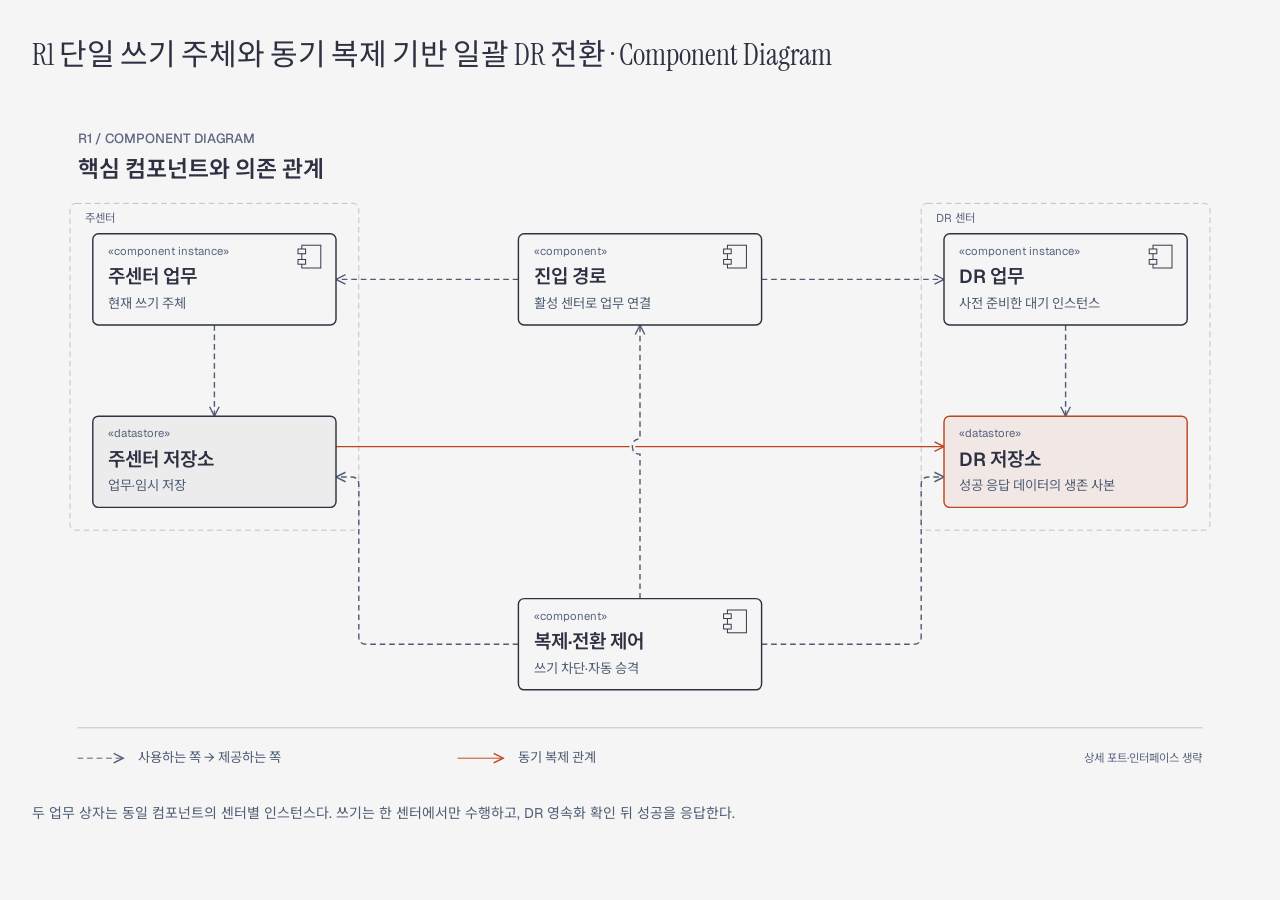
<file: site/components/r1.html>
<!DOCTYPE html><html lang="ko"><head><meta charset="utf-8"><meta name="viewport" content="width=device-width,initial-scale=1"><title>R1 단일 쓰기 주체와 동기 복제 기반 일괄 DR 전환 · Component Diagram</title><link rel="stylesheet" href="https://fonts.googleapis.com/css2?family=Instrument+Serif&amp;family=Geist:wght@400;500;600&amp;family=Noto+Sans+KR:wght@400;500;600&amp;display=swap"><style>*{box-sizing:border-box}body{margin:0;background:#f5f5f5;color:#2d3142;font:16px/1.8 'Geist', 'Noto Sans KR', 'Apple SD Gothic Neo', 'Malgun Gothic', sans-serif}main{max-width:1360px;margin:auto;padding:32px}h1{font:400 30px/1.5 'Instrument Serif','Noto Sans KR',serif;margin:0 0 20px}figure{margin:0}.diagram-container{width:100%;min-width:0}svg{display:block;width:100%;max-width:100%;min-width:0;height:auto}figcaption{margin:20px 0;max-width:1080px;font-size:14px;color:#4f5d75}@media(max-width:600px){main{padding:16px}h1{font-size:22px}}@media print{main{padding:0}figure{break-inside:avoid}}</style></head><body><main><h1>R1 단일 쓰기 주체와 동기 복제 기반 일괄 DR 전환 · Component Diagram</h1><figure><div class="diagram-container"><svg class="component-diagram" style="display:block;width:100%;max-width:100%;min-width:0;height:auto" viewBox="0 0 1280 720" xmlns="http://www.w3.org/2000/svg" role="img" aria-labelledby="r1-component-title r1-component-desc"><title id="r1-component-title">R1 핵심 컴포넌트 구성</title><desc id="r1-component-desc">진입 경로가 활성 센터의 업무 컴포넌트를 사용하며, 복제·전환 제어가 단일 쓰기 주체와 주센터·DR 저장소의 동기 복제를 관리한다.</desc><defs><marker id="r1-component-dependency" markerWidth="10" markerHeight="10" refX="9" refY="5" orient="auto"><path d="M 1 1 L 9 5 L 1 9" fill="none" stroke="#4f5d75" stroke-width="1.2"/></marker><marker id="r1-component-replication" markerWidth="10" markerHeight="10" refX="9" refY="5" orient="auto"><path d="M 1 1 L 9 5 L 1 9" fill="none" stroke="#bf4520" stroke-width="1.2"/></marker><marker id="r1-component-external" markerWidth="10" markerHeight="10" refX="9" refY="5" orient="auto"><path d="M 1 1 L 9 5 L 1 9" fill="none" stroke="#2e5aa8" stroke-width="1.2"/></marker></defs><rect width="1280" height="720" fill="#f5f5f5"/><text x="48" y="48" fill="#5a6580" font-size="14" font-weight="500" font-family="&#x27;Geist&#x27;, &#x27;Noto Sans KR&#x27;, &#x27;Apple SD Gothic Neo&#x27;, &#x27;Malgun Gothic&#x27;, sans-serif" text-anchor="start">R1 / COMPONENT DIAGRAM</text><text x="48" y="84" fill="#2d3142" font-size="24" font-weight="600" font-family="&#x27;Geist&#x27;, &#x27;Noto Sans KR&#x27;, &#x27;Apple SD Gothic Neo&#x27;, &#x27;Malgun Gothic&#x27;, sans-serif" text-anchor="start">핵심 컴포넌트와 의존 관계</text><rect x="40" y="112" width="304" height="344" rx="6" fill="none" stroke="#bfc0c0" stroke-dasharray="6,4"/><text x="56" y="132" fill="#5a6580" font-size="12" font-weight="400" font-family="&#x27;Geist&#x27;, &#x27;Noto Sans KR&#x27;, &#x27;Apple SD Gothic Neo&#x27;, &#x27;Malgun Gothic&#x27;, sans-serif" text-anchor="start">주센터</text><rect x="936" y="112" width="304" height="344" rx="6" fill="none" stroke="#bfc0c0" stroke-dasharray="6,4"/><text x="952" y="132" fill="#5a6580" font-size="12" font-weight="400" font-family="&#x27;Geist&#x27;, &#x27;Noto Sans KR&#x27;, &#x27;Apple SD Gothic Neo&#x27;, &#x27;Malgun Gothic&#x27;, sans-serif" text-anchor="start">DR 센터</text><path data-role="connector" data-source="entry" data-target="primary" data-relation="dependency" data-points="512,192 320,192" d="M 512 192 L 320 192" fill="none" stroke="#4f5d75" stroke-width="1.5" stroke-dasharray="6,4"/><path data-role="arrowhead" d="M 330 197 L 320 192 L 330 187" fill="none" stroke="#4f5d75" stroke-width="1.5"/><path data-role="connector" data-source="entry" data-target="standby" data-relation="dependency" data-points="768,192 960,192" d="M 768 192 L 960 192" fill="none" stroke="#4f5d75" stroke-width="1.5" stroke-dasharray="6,4"/><path data-role="arrowhead" d="M 950 187 L 960 192 L 950 197" fill="none" stroke="#4f5d75" stroke-width="1.5"/><path data-role="connector" data-source="primary" data-target="pstore" data-relation="dependency" data-points="192,240 192,336" d="M 192 240 L 192 336" fill="none" stroke="#4f5d75" stroke-width="1.5" stroke-dasharray="6,4"/><path data-role="arrowhead" d="M 197 326 L 192 336 L 187 326" fill="none" stroke="#4f5d75" stroke-width="1.5"/><path data-role="connector" data-source="standby" data-target="dstore" data-relation="dependency" data-points="1088,240 1088,336" d="M 1088 240 L 1088 336" fill="none" stroke="#4f5d75" stroke-width="1.5" stroke-dasharray="6,4"/><path data-role="arrowhead" d="M 1093 326 L 1088 336 L 1083 326" fill="none" stroke="#4f5d75" stroke-width="1.5"/><path data-role="connector" data-source="pstore" data-target="dstore" data-relation="replication" data-points="320,368 960,368" d="M 320 368 L 960 368" fill="none" stroke="#bf4520" stroke-width="1.5"/><path data-role="arrowhead" d="M 950 363 L 960 368 L 950 373" fill="none" stroke="#bf4520" stroke-width="1.5"/><path d="M 640 528 L 640 376 Q 632 376 632 368 Q 632 360 640 360 L 640 240" fill="none" stroke="#f5f5f5" stroke-width="6"/><path data-role="connector" data-source="control" data-target="entry" data-relation="dependency" data-points="640,528 640,240" d="M 640 528 L 640 376 Q 632 376 632 368 Q 632 360 640 360 L 640 240" fill="none" stroke="#4f5d75" stroke-width="1.5" stroke-dasharray="6,4"/><path data-role="arrowhead" d="M 635 250 L 640 240 L 645 250" fill="none" stroke="#4f5d75" stroke-width="1.5"/><path data-role="connector" data-source="control" data-target="pstore" data-relation="dependency" data-points="512,576 344,576 344,400 320,400" d="M 512 576 L 352 576 Q 344 576 344 568 L 344 408 Q 344 400 336 400 L 320 400" fill="none" stroke="#4f5d75" stroke-width="1.5" stroke-dasharray="6,4"/><path data-role="arrowhead" d="M 330 405 L 320 400 L 330 395" fill="none" stroke="#4f5d75" stroke-width="1.5"/><path data-role="connector" data-source="control" data-target="dstore" data-relation="dependency" data-points="768,576 936,576 936,400 960,400" d="M 768 576 L 928 576 Q 936 576 936 568 L 936 408 Q 936 400 944 400 L 960 400" fill="none" stroke="#4f5d75" stroke-width="1.5" stroke-dasharray="6,4"/><path data-role="arrowhead" d="M 950 395 L 960 400 L 950 405" fill="none" stroke="#4f5d75" stroke-width="1.5"/><g data-node-id="entry" data-kind="component"><rect x="512" y="144" width="256" height="96" rx="6" fill="#f5f5f5"/><rect data-role="bounds" x="512" y="144" width="256" height="96" rx="6" fill="#f5f5f5" stroke="#2d3142" stroke-width="1.5"/><text x="528" y="166" fill="#5a6580" font-size="12" font-weight="400" font-family="&#x27;Geist&#x27;, &#x27;Noto Sans KR&#x27;, &#x27;Apple SD Gothic Neo&#x27;, &#x27;Malgun Gothic&#x27;, sans-serif" text-anchor="start">«component»</text><text x="528" y="196" fill="#2d3142" font-size="20" font-weight="600" font-family="&#x27;Geist&#x27;, &#x27;Noto Sans KR&#x27;, &#x27;Apple SD Gothic Neo&#x27;, &#x27;Malgun Gothic&#x27;, sans-serif" text-anchor="start">진입 경로</text><text x="528" y="222" fill="#4f5d75" font-size="14" font-weight="400" font-family="&#x27;Geist&#x27;, &#x27;Noto Sans KR&#x27;, &#x27;Apple SD Gothic Neo&#x27;, &#x27;Malgun Gothic&#x27;, sans-serif" text-anchor="start">활성 센터로 업무 연결</text><rect x="732" y="156" width="20" height="24" fill="#f5f5f5" stroke="#2d3142"/><rect x="728" y="160" width="8" height="5" fill="#f5f5f5" stroke="#2d3142"/><rect x="728" y="171" width="8" height="5" fill="#f5f5f5" stroke="#2d3142"/></g><g data-node-id="primary" data-kind="instance"><rect x="64" y="144" width="256" height="96" rx="6" fill="#f5f5f5"/><rect data-role="bounds" x="64" y="144" width="256" height="96" rx="6" fill="#f5f5f5" stroke="#2d3142" stroke-width="1.5"/><text x="80" y="166" fill="#5a6580" font-size="12" font-weight="400" font-family="&#x27;Geist&#x27;, &#x27;Noto Sans KR&#x27;, &#x27;Apple SD Gothic Neo&#x27;, &#x27;Malgun Gothic&#x27;, sans-serif" text-anchor="start">«component instance»</text><text x="80" y="196" fill="#2d3142" font-size="20" font-weight="600" font-family="&#x27;Geist&#x27;, &#x27;Noto Sans KR&#x27;, &#x27;Apple SD Gothic Neo&#x27;, &#x27;Malgun Gothic&#x27;, sans-serif" text-anchor="start">주센터 업무</text><text x="80" y="222" fill="#4f5d75" font-size="14" font-weight="400" font-family="&#x27;Geist&#x27;, &#x27;Noto Sans KR&#x27;, &#x27;Apple SD Gothic Neo&#x27;, &#x27;Malgun Gothic&#x27;, sans-serif" text-anchor="start">현재 쓰기 주체</text><rect x="284" y="156" width="20" height="24" fill="#f5f5f5" stroke="#2d3142"/><rect x="280" y="160" width="8" height="5" fill="#f5f5f5" stroke="#2d3142"/><rect x="280" y="171" width="8" height="5" fill="#f5f5f5" stroke="#2d3142"/></g><g data-node-id="standby" data-kind="instance"><rect x="960" y="144" width="256" height="96" rx="6" fill="#f5f5f5"/><rect data-role="bounds" x="960" y="144" width="256" height="96" rx="6" fill="#f5f5f5" stroke="#2d3142" stroke-width="1.5"/><text x="976" y="166" fill="#5a6580" font-size="12" font-weight="400" font-family="&#x27;Geist&#x27;, &#x27;Noto Sans KR&#x27;, &#x27;Apple SD Gothic Neo&#x27;, &#x27;Malgun Gothic&#x27;, sans-serif" text-anchor="start">«component instance»</text><text x="976" y="196" fill="#2d3142" font-size="20" font-weight="600" font-family="&#x27;Geist&#x27;, &#x27;Noto Sans KR&#x27;, &#x27;Apple SD Gothic Neo&#x27;, &#x27;Malgun Gothic&#x27;, sans-serif" text-anchor="start">DR 업무</text><text x="976" y="222" fill="#4f5d75" font-size="14" font-weight="400" font-family="&#x27;Geist&#x27;, &#x27;Noto Sans KR&#x27;, &#x27;Apple SD Gothic Neo&#x27;, &#x27;Malgun Gothic&#x27;, sans-serif" text-anchor="start">사전 준비한 대기 인스턴스</text><rect x="1180" y="156" width="20" height="24" fill="#f5f5f5" stroke="#2d3142"/><rect x="1176" y="160" width="8" height="5" fill="#f5f5f5" stroke="#2d3142"/><rect x="1176" y="171" width="8" height="5" fill="#f5f5f5" stroke="#2d3142"/></g><g data-node-id="pstore" data-kind="store"><rect x="64" y="336" width="256" height="96" rx="6" fill="#f5f5f5"/><rect data-role="bounds" x="64" y="336" width="256" height="96" rx="6" fill="#ececec" stroke="#2d3142" stroke-width="1.5"/><text x="80" y="358" fill="#5a6580" font-size="12" font-weight="400" font-family="&#x27;Geist&#x27;, &#x27;Noto Sans KR&#x27;, &#x27;Apple SD Gothic Neo&#x27;, &#x27;Malgun Gothic&#x27;, sans-serif" text-anchor="start">«datastore»</text><text x="80" y="388" fill="#2d3142" font-size="20" font-weight="600" font-family="&#x27;Geist&#x27;, &#x27;Noto Sans KR&#x27;, &#x27;Apple SD Gothic Neo&#x27;, &#x27;Malgun Gothic&#x27;, sans-serif" text-anchor="start">주센터 저장소</text><text x="80" y="414" fill="#4f5d75" font-size="14" font-weight="400" font-family="&#x27;Geist&#x27;, &#x27;Noto Sans KR&#x27;, &#x27;Apple SD Gothic Neo&#x27;, &#x27;Malgun Gothic&#x27;, sans-serif" text-anchor="start">업무·임시 저장</text></g><g data-node-id="dstore" data-kind="store"><rect x="960" y="336" width="256" height="96" rx="6" fill="#f5f5f5"/><rect data-role="bounds" x="960" y="336" width="256" height="96" rx="6" fill="rgba(191,69,32,.08)" stroke="#bf4520" stroke-width="1.5"/><text x="976" y="358" fill="#5a6580" font-size="12" font-weight="400" font-family="&#x27;Geist&#x27;, &#x27;Noto Sans KR&#x27;, &#x27;Apple SD Gothic Neo&#x27;, &#x27;Malgun Gothic&#x27;, sans-serif" text-anchor="start">«datastore»</text><text x="976" y="388" fill="#2d3142" font-size="20" font-weight="600" font-family="&#x27;Geist&#x27;, &#x27;Noto Sans KR&#x27;, &#x27;Apple SD Gothic Neo&#x27;, &#x27;Malgun Gothic&#x27;, sans-serif" text-anchor="start">DR 저장소</text><text x="976" y="414" fill="#4f5d75" font-size="14" font-weight="400" font-family="&#x27;Geist&#x27;, &#x27;Noto Sans KR&#x27;, &#x27;Apple SD Gothic Neo&#x27;, &#x27;Malgun Gothic&#x27;, sans-serif" text-anchor="start">성공 응답 데이터의 생존 사본</text></g><g data-node-id="control" data-kind="component"><rect x="512" y="528" width="256" height="96" rx="6" fill="#f5f5f5"/><rect data-role="bounds" x="512" y="528" width="256" height="96" rx="6" fill="#f5f5f5" stroke="#2d3142" stroke-width="1.5"/><text x="528" y="550" fill="#5a6580" font-size="12" font-weight="400" font-family="&#x27;Geist&#x27;, &#x27;Noto Sans KR&#x27;, &#x27;Apple SD Gothic Neo&#x27;, &#x27;Malgun Gothic&#x27;, sans-serif" text-anchor="start">«component»</text><text x="528" y="580" fill="#2d3142" font-size="20" font-weight="600" font-family="&#x27;Geist&#x27;, &#x27;Noto Sans KR&#x27;, &#x27;Apple SD Gothic Neo&#x27;, &#x27;Malgun Gothic&#x27;, sans-serif" text-anchor="start">복제·전환 제어</text><text x="528" y="606" fill="#4f5d75" font-size="14" font-weight="400" font-family="&#x27;Geist&#x27;, &#x27;Noto Sans KR&#x27;, &#x27;Apple SD Gothic Neo&#x27;, &#x27;Malgun Gothic&#x27;, sans-serif" text-anchor="start">쓰기 차단·자동 승격</text><rect x="732" y="540" width="20" height="24" fill="#f5f5f5" stroke="#2d3142"/><rect x="728" y="544" width="8" height="5" fill="#f5f5f5" stroke="#2d3142"/><rect x="728" y="555" width="8" height="5" fill="#f5f5f5" stroke="#2d3142"/></g><line x1="48" y1="664" x2="1232" y2="664" stroke="#bfc0c0"/><path d="M 48 696 H 96" fill="none" stroke="#4f5d75" stroke-dasharray="6,4"/><path data-role="arrowhead" d="M 86 691 L 96 696 L 86 701" fill="none" stroke="#4f5d75" stroke-width="1.5"/><text x="112" y="700" fill="#4f5d75" font-size="14" font-weight="400" font-family="&#x27;Geist&#x27;, &#x27;Noto Sans KR&#x27;, &#x27;Apple SD Gothic Neo&#x27;, &#x27;Malgun Gothic&#x27;, sans-serif" text-anchor="start">사용하는 쪽 → 제공하는 쪽</text><path d="M 448 696 H 496" fill="none" stroke="#bf4520"/><path data-role="arrowhead" d="M 486 691 L 496 696 L 486 701" fill="none" stroke="#bf4520" stroke-width="1.5"/><text x="512" y="700" fill="#4f5d75" font-size="14" font-weight="400" font-family="&#x27;Geist&#x27;, &#x27;Noto Sans KR&#x27;, &#x27;Apple SD Gothic Neo&#x27;, &#x27;Malgun Gothic&#x27;, sans-serif" text-anchor="start">동기 복제 관계</text><text x="1232" y="700" fill="#5a6580" font-size="12" font-weight="400" font-family="&#x27;Geist&#x27;, &#x27;Noto Sans KR&#x27;, &#x27;Apple SD Gothic Neo&#x27;, &#x27;Malgun Gothic&#x27;, sans-serif" text-anchor="end">상세 포트·인터페이스 생략</text></svg></div><figcaption>두 업무 상자는 동일 컴포넌트의 센터별 인스턴스다. 쓰기는 한 센터에서만 수행하고, DR 영속화 확인 뒤 성공을 응답한다.</figcaption></figure></main></body></html>
</file>
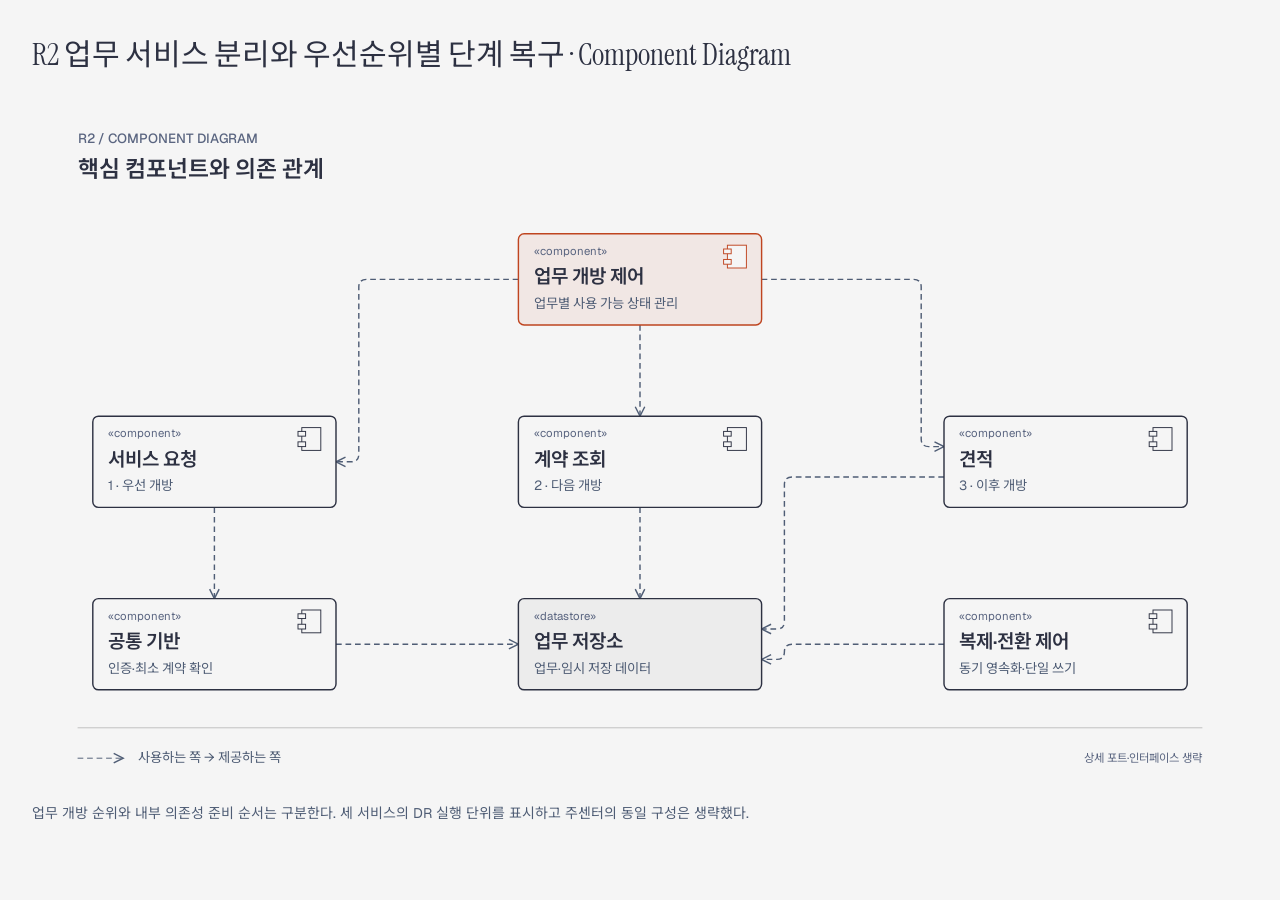
<file: site/components/r2.html>
<!DOCTYPE html><html lang="ko"><head><meta charset="utf-8"><meta name="viewport" content="width=device-width,initial-scale=1"><title>R2 업무 서비스 분리와 우선순위별 단계 복구 · Component Diagram</title><link rel="stylesheet" href="https://fonts.googleapis.com/css2?family=Instrument+Serif&amp;family=Geist:wght@400;500;600&amp;family=Noto+Sans+KR:wght@400;500;600&amp;display=swap"><style>*{box-sizing:border-box}body{margin:0;background:#f5f5f5;color:#2d3142;font:16px/1.8 'Geist', 'Noto Sans KR', 'Apple SD Gothic Neo', 'Malgun Gothic', sans-serif}main{max-width:1360px;margin:auto;padding:32px}h1{font:400 30px/1.5 'Instrument Serif','Noto Sans KR',serif;margin:0 0 20px}figure{margin:0}.diagram-container{width:100%;min-width:0}svg{display:block;width:100%;max-width:100%;min-width:0;height:auto}figcaption{margin:20px 0;max-width:1080px;font-size:14px;color:#4f5d75}@media(max-width:600px){main{padding:16px}h1{font-size:22px}}@media print{main{padding:0}figure{break-inside:avoid}}</style></head><body><main><h1>R2 업무 서비스 분리와 우선순위별 단계 복구 · Component Diagram</h1><figure><div class="diagram-container"><svg class="component-diagram" style="display:block;width:100%;max-width:100%;min-width:0;height:auto" viewBox="0 0 1280 720" xmlns="http://www.w3.org/2000/svg" role="img" aria-labelledby="r2-component-title r2-component-desc"><title id="r2-component-title">R2 핵심 컴포넌트 구성</title><desc id="r2-component-desc">업무 개방 제어가 서비스 요청·계약 조회·견적을 우선순위대로 개방하며, 세 서비스가 공통 기반과 동기 영속화된 업무 저장소를 사용한다.</desc><defs><marker id="r2-component-dependency" markerWidth="10" markerHeight="10" refX="9" refY="5" orient="auto"><path d="M 1 1 L 9 5 L 1 9" fill="none" stroke="#4f5d75" stroke-width="1.2"/></marker><marker id="r2-component-replication" markerWidth="10" markerHeight="10" refX="9" refY="5" orient="auto"><path d="M 1 1 L 9 5 L 1 9" fill="none" stroke="#bf4520" stroke-width="1.2"/></marker><marker id="r2-component-external" markerWidth="10" markerHeight="10" refX="9" refY="5" orient="auto"><path d="M 1 1 L 9 5 L 1 9" fill="none" stroke="#2e5aa8" stroke-width="1.2"/></marker></defs><rect width="1280" height="720" fill="#f5f5f5"/><text x="48" y="48" fill="#5a6580" font-size="14" font-weight="500" font-family="&#x27;Geist&#x27;, &#x27;Noto Sans KR&#x27;, &#x27;Apple SD Gothic Neo&#x27;, &#x27;Malgun Gothic&#x27;, sans-serif" text-anchor="start">R2 / COMPONENT DIAGRAM</text><text x="48" y="84" fill="#2d3142" font-size="24" font-weight="600" font-family="&#x27;Geist&#x27;, &#x27;Noto Sans KR&#x27;, &#x27;Apple SD Gothic Neo&#x27;, &#x27;Malgun Gothic&#x27;, sans-serif" text-anchor="start">핵심 컴포넌트와 의존 관계</text><path data-role="connector" data-source="open" data-target="request" data-relation="dependency" data-points="512,192 344,192 344,384 320,384" d="M 512 192 L 352 192 Q 344 192 344 200 L 344 376 Q 344 384 336 384 L 320 384" fill="none" stroke="#4f5d75" stroke-width="1.5" stroke-dasharray="6,4"/><path data-role="arrowhead" d="M 330 389 L 320 384 L 330 379" fill="none" stroke="#4f5d75" stroke-width="1.5"/><path data-role="connector" data-source="open" data-target="contract" data-relation="dependency" data-points="640,240 640,336" d="M 640 240 L 640 336" fill="none" stroke="#4f5d75" stroke-width="1.5" stroke-dasharray="6,4"/><path data-role="arrowhead" d="M 645 326 L 640 336 L 635 326" fill="none" stroke="#4f5d75" stroke-width="1.5"/><path data-role="connector" data-source="open" data-target="quote" data-relation="dependency" data-points="768,192 936,192 936,368 960,368" d="M 768 192 L 928 192 Q 936 192 936 200 L 936 360 Q 936 368 944 368 L 960 368" fill="none" stroke="#4f5d75" stroke-width="1.5" stroke-dasharray="6,4"/><path data-role="arrowhead" d="M 950 363 L 960 368 L 950 373" fill="none" stroke="#4f5d75" stroke-width="1.5"/><path data-role="connector" data-source="request" data-target="base" data-relation="dependency" data-points="192,432 192,528" d="M 192 432 L 192 528" fill="none" stroke="#4f5d75" stroke-width="1.5" stroke-dasharray="6,4"/><path data-role="arrowhead" d="M 197 518 L 192 528 L 187 518" fill="none" stroke="#4f5d75" stroke-width="1.5"/><path data-role="connector" data-source="contract" data-target="store" data-relation="dependency" data-points="640,432 640,528" d="M 640 432 L 640 528" fill="none" stroke="#4f5d75" stroke-width="1.5" stroke-dasharray="6,4"/><path data-role="arrowhead" d="M 645 518 L 640 528 L 635 518" fill="none" stroke="#4f5d75" stroke-width="1.5"/><path data-role="connector" data-source="quote" data-target="store" data-relation="dependency" data-points="960,400 792,400 792,560 768,560" d="M 960 400 L 800 400 Q 792 400 792 408 L 792 552 Q 792 560 784 560 L 768 560" fill="none" stroke="#4f5d75" stroke-width="1.5" stroke-dasharray="6,4"/><path data-role="arrowhead" d="M 778 565 L 768 560 L 778 555" fill="none" stroke="#4f5d75" stroke-width="1.5"/><path data-role="connector" data-source="base" data-target="store" data-relation="dependency" data-points="320,576 512,576" d="M 320 576 L 512 576" fill="none" stroke="#4f5d75" stroke-width="1.5" stroke-dasharray="6,4"/><path data-role="arrowhead" d="M 502 571 L 512 576 L 502 581" fill="none" stroke="#4f5d75" stroke-width="1.5"/><path data-role="connector" data-source="control" data-target="store" data-relation="dependency" data-points="960,576 792,576 792,592 768,592" d="M 960 576 L 800 576 Q 792 576 792 584 L 792 584 Q 792 592 784 592 L 768 592" fill="none" stroke="#4f5d75" stroke-width="1.5" stroke-dasharray="6,4"/><path data-role="arrowhead" d="M 778 597 L 768 592 L 778 587" fill="none" stroke="#4f5d75" stroke-width="1.5"/><g data-node-id="open" data-kind="component"><rect x="512" y="144" width="256" height="96" rx="6" fill="#f5f5f5"/><rect data-role="bounds" x="512" y="144" width="256" height="96" rx="6" fill="rgba(191,69,32,.08)" stroke="#bf4520" stroke-width="1.5"/><text x="528" y="166" fill="#5a6580" font-size="12" font-weight="400" font-family="&#x27;Geist&#x27;, &#x27;Noto Sans KR&#x27;, &#x27;Apple SD Gothic Neo&#x27;, &#x27;Malgun Gothic&#x27;, sans-serif" text-anchor="start">«component»</text><text x="528" y="196" fill="#2d3142" font-size="20" font-weight="600" font-family="&#x27;Geist&#x27;, &#x27;Noto Sans KR&#x27;, &#x27;Apple SD Gothic Neo&#x27;, &#x27;Malgun Gothic&#x27;, sans-serif" text-anchor="start">업무 개방 제어</text><text x="528" y="222" fill="#4f5d75" font-size="14" font-weight="400" font-family="&#x27;Geist&#x27;, &#x27;Noto Sans KR&#x27;, &#x27;Apple SD Gothic Neo&#x27;, &#x27;Malgun Gothic&#x27;, sans-serif" text-anchor="start">업무별 사용 가능 상태 관리</text><rect x="732" y="156" width="20" height="24" fill="#f5f5f5" stroke="#bf4520"/><rect x="728" y="160" width="8" height="5" fill="#f5f5f5" stroke="#bf4520"/><rect x="728" y="171" width="8" height="5" fill="#f5f5f5" stroke="#bf4520"/></g><g data-node-id="request" data-kind="component"><rect x="64" y="336" width="256" height="96" rx="6" fill="#f5f5f5"/><rect data-role="bounds" x="64" y="336" width="256" height="96" rx="6" fill="#f5f5f5" stroke="#2d3142" stroke-width="1.5"/><text x="80" y="358" fill="#5a6580" font-size="12" font-weight="400" font-family="&#x27;Geist&#x27;, &#x27;Noto Sans KR&#x27;, &#x27;Apple SD Gothic Neo&#x27;, &#x27;Malgun Gothic&#x27;, sans-serif" text-anchor="start">«component»</text><text x="80" y="388" fill="#2d3142" font-size="20" font-weight="600" font-family="&#x27;Geist&#x27;, &#x27;Noto Sans KR&#x27;, &#x27;Apple SD Gothic Neo&#x27;, &#x27;Malgun Gothic&#x27;, sans-serif" text-anchor="start">서비스 요청</text><text x="80" y="414" fill="#4f5d75" font-size="14" font-weight="400" font-family="&#x27;Geist&#x27;, &#x27;Noto Sans KR&#x27;, &#x27;Apple SD Gothic Neo&#x27;, &#x27;Malgun Gothic&#x27;, sans-serif" text-anchor="start">1 · 우선 개방</text><rect x="284" y="348" width="20" height="24" fill="#f5f5f5" stroke="#2d3142"/><rect x="280" y="352" width="8" height="5" fill="#f5f5f5" stroke="#2d3142"/><rect x="280" y="363" width="8" height="5" fill="#f5f5f5" stroke="#2d3142"/></g><g data-node-id="contract" data-kind="component"><rect x="512" y="336" width="256" height="96" rx="6" fill="#f5f5f5"/><rect data-role="bounds" x="512" y="336" width="256" height="96" rx="6" fill="#f5f5f5" stroke="#2d3142" stroke-width="1.5"/><text x="528" y="358" fill="#5a6580" font-size="12" font-weight="400" font-family="&#x27;Geist&#x27;, &#x27;Noto Sans KR&#x27;, &#x27;Apple SD Gothic Neo&#x27;, &#x27;Malgun Gothic&#x27;, sans-serif" text-anchor="start">«component»</text><text x="528" y="388" fill="#2d3142" font-size="20" font-weight="600" font-family="&#x27;Geist&#x27;, &#x27;Noto Sans KR&#x27;, &#x27;Apple SD Gothic Neo&#x27;, &#x27;Malgun Gothic&#x27;, sans-serif" text-anchor="start">계약 조회</text><text x="528" y="414" fill="#4f5d75" font-size="14" font-weight="400" font-family="&#x27;Geist&#x27;, &#x27;Noto Sans KR&#x27;, &#x27;Apple SD Gothic Neo&#x27;, &#x27;Malgun Gothic&#x27;, sans-serif" text-anchor="start">2 · 다음 개방</text><rect x="732" y="348" width="20" height="24" fill="#f5f5f5" stroke="#2d3142"/><rect x="728" y="352" width="8" height="5" fill="#f5f5f5" stroke="#2d3142"/><rect x="728" y="363" width="8" height="5" fill="#f5f5f5" stroke="#2d3142"/></g><g data-node-id="quote" data-kind="component"><rect x="960" y="336" width="256" height="96" rx="6" fill="#f5f5f5"/><rect data-role="bounds" x="960" y="336" width="256" height="96" rx="6" fill="#f5f5f5" stroke="#2d3142" stroke-width="1.5"/><text x="976" y="358" fill="#5a6580" font-size="12" font-weight="400" font-family="&#x27;Geist&#x27;, &#x27;Noto Sans KR&#x27;, &#x27;Apple SD Gothic Neo&#x27;, &#x27;Malgun Gothic&#x27;, sans-serif" text-anchor="start">«component»</text><text x="976" y="388" fill="#2d3142" font-size="20" font-weight="600" font-family="&#x27;Geist&#x27;, &#x27;Noto Sans KR&#x27;, &#x27;Apple SD Gothic Neo&#x27;, &#x27;Malgun Gothic&#x27;, sans-serif" text-anchor="start">견적</text><text x="976" y="414" fill="#4f5d75" font-size="14" font-weight="400" font-family="&#x27;Geist&#x27;, &#x27;Noto Sans KR&#x27;, &#x27;Apple SD Gothic Neo&#x27;, &#x27;Malgun Gothic&#x27;, sans-serif" text-anchor="start">3 · 이후 개방</text><rect x="1180" y="348" width="20" height="24" fill="#f5f5f5" stroke="#2d3142"/><rect x="1176" y="352" width="8" height="5" fill="#f5f5f5" stroke="#2d3142"/><rect x="1176" y="363" width="8" height="5" fill="#f5f5f5" stroke="#2d3142"/></g><g data-node-id="base" data-kind="component"><rect x="64" y="528" width="256" height="96" rx="6" fill="#f5f5f5"/><rect data-role="bounds" x="64" y="528" width="256" height="96" rx="6" fill="#f5f5f5" stroke="#2d3142" stroke-width="1.5"/><text x="80" y="550" fill="#5a6580" font-size="12" font-weight="400" font-family="&#x27;Geist&#x27;, &#x27;Noto Sans KR&#x27;, &#x27;Apple SD Gothic Neo&#x27;, &#x27;Malgun Gothic&#x27;, sans-serif" text-anchor="start">«component»</text><text x="80" y="580" fill="#2d3142" font-size="20" font-weight="600" font-family="&#x27;Geist&#x27;, &#x27;Noto Sans KR&#x27;, &#x27;Apple SD Gothic Neo&#x27;, &#x27;Malgun Gothic&#x27;, sans-serif" text-anchor="start">공통 기반</text><text x="80" y="606" fill="#4f5d75" font-size="14" font-weight="400" font-family="&#x27;Geist&#x27;, &#x27;Noto Sans KR&#x27;, &#x27;Apple SD Gothic Neo&#x27;, &#x27;Malgun Gothic&#x27;, sans-serif" text-anchor="start">인증·최소 계약 확인</text><rect x="284" y="540" width="20" height="24" fill="#f5f5f5" stroke="#2d3142"/><rect x="280" y="544" width="8" height="5" fill="#f5f5f5" stroke="#2d3142"/><rect x="280" y="555" width="8" height="5" fill="#f5f5f5" stroke="#2d3142"/></g><g data-node-id="store" data-kind="store"><rect x="512" y="528" width="256" height="96" rx="6" fill="#f5f5f5"/><rect data-role="bounds" x="512" y="528" width="256" height="96" rx="6" fill="#ececec" stroke="#2d3142" stroke-width="1.5"/><text x="528" y="550" fill="#5a6580" font-size="12" font-weight="400" font-family="&#x27;Geist&#x27;, &#x27;Noto Sans KR&#x27;, &#x27;Apple SD Gothic Neo&#x27;, &#x27;Malgun Gothic&#x27;, sans-serif" text-anchor="start">«datastore»</text><text x="528" y="580" fill="#2d3142" font-size="20" font-weight="600" font-family="&#x27;Geist&#x27;, &#x27;Noto Sans KR&#x27;, &#x27;Apple SD Gothic Neo&#x27;, &#x27;Malgun Gothic&#x27;, sans-serif" text-anchor="start">업무 저장소</text><text x="528" y="606" fill="#4f5d75" font-size="14" font-weight="400" font-family="&#x27;Geist&#x27;, &#x27;Noto Sans KR&#x27;, &#x27;Apple SD Gothic Neo&#x27;, &#x27;Malgun Gothic&#x27;, sans-serif" text-anchor="start">업무·임시 저장 데이터</text></g><g data-node-id="control" data-kind="component"><rect x="960" y="528" width="256" height="96" rx="6" fill="#f5f5f5"/><rect data-role="bounds" x="960" y="528" width="256" height="96" rx="6" fill="#f5f5f5" stroke="#2d3142" stroke-width="1.5"/><text x="976" y="550" fill="#5a6580" font-size="12" font-weight="400" font-family="&#x27;Geist&#x27;, &#x27;Noto Sans KR&#x27;, &#x27;Apple SD Gothic Neo&#x27;, &#x27;Malgun Gothic&#x27;, sans-serif" text-anchor="start">«component»</text><text x="976" y="580" fill="#2d3142" font-size="20" font-weight="600" font-family="&#x27;Geist&#x27;, &#x27;Noto Sans KR&#x27;, &#x27;Apple SD Gothic Neo&#x27;, &#x27;Malgun Gothic&#x27;, sans-serif" text-anchor="start">복제·전환 제어</text><text x="976" y="606" fill="#4f5d75" font-size="14" font-weight="400" font-family="&#x27;Geist&#x27;, &#x27;Noto Sans KR&#x27;, &#x27;Apple SD Gothic Neo&#x27;, &#x27;Malgun Gothic&#x27;, sans-serif" text-anchor="start">동기 영속화·단일 쓰기</text><rect x="1180" y="540" width="20" height="24" fill="#f5f5f5" stroke="#2d3142"/><rect x="1176" y="544" width="8" height="5" fill="#f5f5f5" stroke="#2d3142"/><rect x="1176" y="555" width="8" height="5" fill="#f5f5f5" stroke="#2d3142"/></g><line x1="48" y1="664" x2="1232" y2="664" stroke="#bfc0c0"/><path d="M 48 696 H 96" fill="none" stroke="#4f5d75" stroke-dasharray="6,4"/><path data-role="arrowhead" d="M 86 691 L 96 696 L 86 701" fill="none" stroke="#4f5d75" stroke-width="1.5"/><text x="112" y="700" fill="#4f5d75" font-size="14" font-weight="400" font-family="&#x27;Geist&#x27;, &#x27;Noto Sans KR&#x27;, &#x27;Apple SD Gothic Neo&#x27;, &#x27;Malgun Gothic&#x27;, sans-serif" text-anchor="start">사용하는 쪽 → 제공하는 쪽</text><text x="1232" y="700" fill="#5a6580" font-size="12" font-weight="400" font-family="&#x27;Geist&#x27;, &#x27;Noto Sans KR&#x27;, &#x27;Apple SD Gothic Neo&#x27;, &#x27;Malgun Gothic&#x27;, sans-serif" text-anchor="end">상세 포트·인터페이스 생략</text></svg></div><figcaption>업무 개방 순위와 내부 의존성 준비 순서는 구분한다. 세 서비스의 DR 실행 단위를 표시하고 주센터의 동일 구성은 생략했다.</figcaption></figure></main></body></html>
</file>
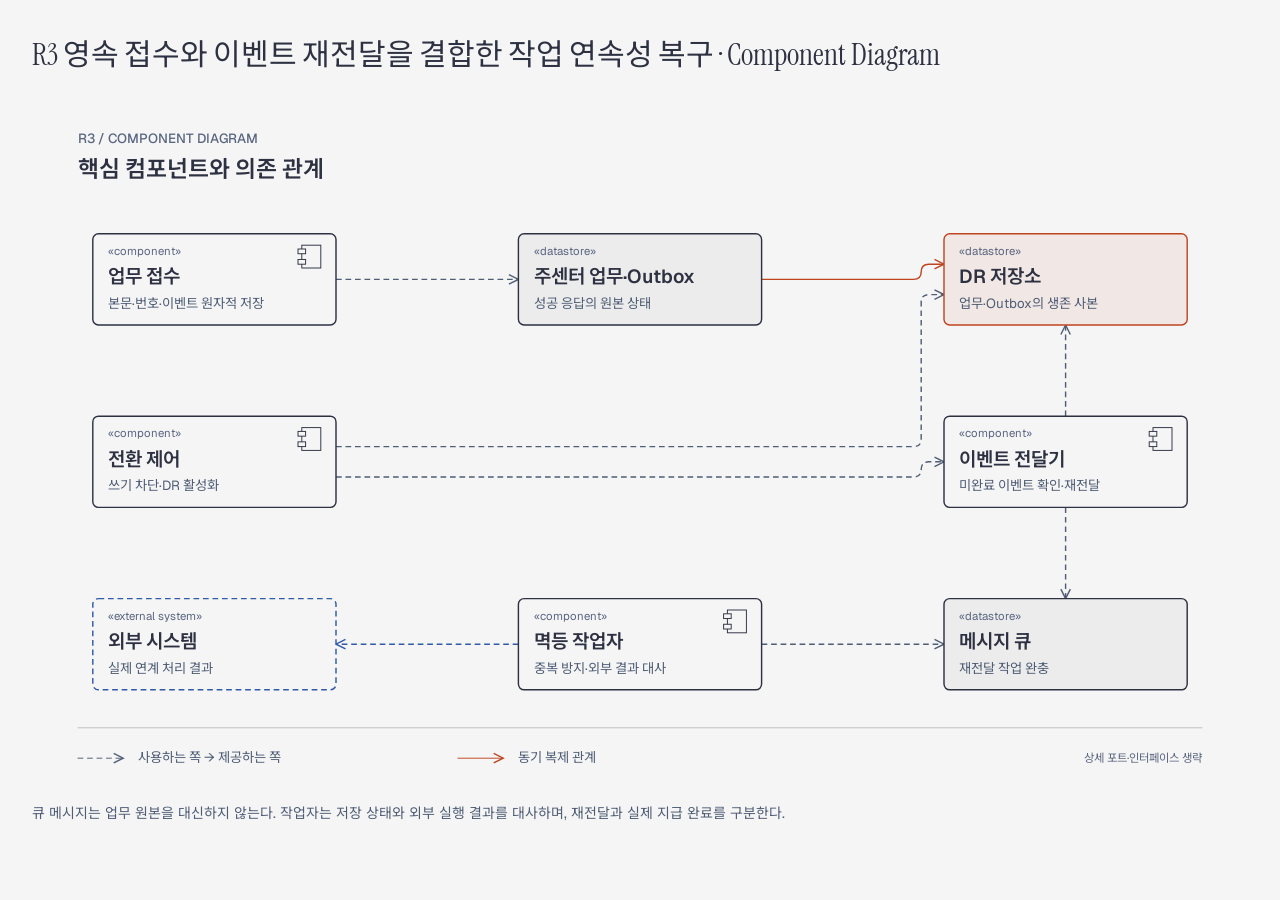
<file: site/components/r3.html>
<!DOCTYPE html><html lang="ko"><head><meta charset="utf-8"><meta name="viewport" content="width=device-width,initial-scale=1"><title>R3 영속 접수와 이벤트 재전달을 결합한 작업 연속성 복구 · Component Diagram</title><link rel="stylesheet" href="https://fonts.googleapis.com/css2?family=Instrument+Serif&amp;family=Geist:wght@400;500;600&amp;family=Noto+Sans+KR:wght@400;500;600&amp;display=swap"><style>*{box-sizing:border-box}body{margin:0;background:#f5f5f5;color:#2d3142;font:16px/1.8 'Geist', 'Noto Sans KR', 'Apple SD Gothic Neo', 'Malgun Gothic', sans-serif}main{max-width:1360px;margin:auto;padding:32px}h1{font:400 30px/1.5 'Instrument Serif','Noto Sans KR',serif;margin:0 0 20px}figure{margin:0}.diagram-container{width:100%;min-width:0}svg{display:block;width:100%;max-width:100%;min-width:0;height:auto}figcaption{margin:20px 0;max-width:1080px;font-size:14px;color:#4f5d75}@media(max-width:600px){main{padding:16px}h1{font-size:22px}}@media print{main{padding:0}figure{break-inside:avoid}}</style></head><body><main><h1>R3 영속 접수와 이벤트 재전달을 결합한 작업 연속성 복구 · Component Diagram</h1><figure><div class="diagram-container"><svg class="component-diagram" style="display:block;width:100%;max-width:100%;min-width:0;height:auto" viewBox="0 0 1280 720" xmlns="http://www.w3.org/2000/svg" role="img" aria-labelledby="r3-component-title r3-component-desc"><title id="r3-component-title">R3 핵심 컴포넌트 구성</title><desc id="r3-component-desc">업무 접수 상태와 Outbox를 DR에 동기 복제하고, 전환 제어 아래 이벤트 전달기·큐·멱등 작업자가 미완료 후속 작업을 이어 처리한다.</desc><defs><marker id="r3-component-dependency" markerWidth="10" markerHeight="10" refX="9" refY="5" orient="auto"><path d="M 1 1 L 9 5 L 1 9" fill="none" stroke="#4f5d75" stroke-width="1.2"/></marker><marker id="r3-component-replication" markerWidth="10" markerHeight="10" refX="9" refY="5" orient="auto"><path d="M 1 1 L 9 5 L 1 9" fill="none" stroke="#bf4520" stroke-width="1.2"/></marker><marker id="r3-component-external" markerWidth="10" markerHeight="10" refX="9" refY="5" orient="auto"><path d="M 1 1 L 9 5 L 1 9" fill="none" stroke="#2e5aa8" stroke-width="1.2"/></marker></defs><rect width="1280" height="720" fill="#f5f5f5"/><text x="48" y="48" fill="#5a6580" font-size="14" font-weight="500" font-family="&#x27;Geist&#x27;, &#x27;Noto Sans KR&#x27;, &#x27;Apple SD Gothic Neo&#x27;, &#x27;Malgun Gothic&#x27;, sans-serif" text-anchor="start">R3 / COMPONENT DIAGRAM</text><text x="48" y="84" fill="#2d3142" font-size="24" font-weight="600" font-family="&#x27;Geist&#x27;, &#x27;Noto Sans KR&#x27;, &#x27;Apple SD Gothic Neo&#x27;, &#x27;Malgun Gothic&#x27;, sans-serif" text-anchor="start">핵심 컴포넌트와 의존 관계</text><path data-role="connector" data-source="intake" data-target="primary" data-relation="dependency" data-points="320,192 512,192" d="M 320 192 L 512 192" fill="none" stroke="#4f5d75" stroke-width="1.5" stroke-dasharray="6,4"/><path data-role="arrowhead" d="M 502 187 L 512 192 L 502 197" fill="none" stroke="#4f5d75" stroke-width="1.5"/><path data-role="connector" data-source="primary" data-target="dr" data-relation="replication" data-points="768,192 936,192 936,176 960,176" d="M 768 192 L 928 192 Q 936 192 936 184 L 936 184 Q 936 176 944 176 L 960 176" fill="none" stroke="#bf4520" stroke-width="1.5"/><path data-role="arrowhead" d="M 950 171 L 960 176 L 950 181" fill="none" stroke="#bf4520" stroke-width="1.5"/><path data-role="connector" data-source="control" data-target="dr" data-relation="dependency" data-points="320,368 936,368 936,208 960,208" d="M 320 368 L 928 368 Q 936 368 936 360 L 936 216 Q 936 208 944 208 L 960 208" fill="none" stroke="#4f5d75" stroke-width="1.5" stroke-dasharray="6,4"/><path data-role="arrowhead" d="M 950 203 L 960 208 L 950 213" fill="none" stroke="#4f5d75" stroke-width="1.5"/><path data-role="connector" data-source="control" data-target="relay" data-relation="dependency" data-points="320,400 936,400 936,384 960,384" d="M 320 400 L 928 400 Q 936 400 936 392 L 936 392 Q 936 384 944 384 L 960 384" fill="none" stroke="#4f5d75" stroke-width="1.5" stroke-dasharray="6,4"/><path data-role="arrowhead" d="M 950 379 L 960 384 L 950 389" fill="none" stroke="#4f5d75" stroke-width="1.5"/><path data-role="connector" data-source="relay" data-target="dr" data-relation="dependency" data-points="1088,336 1088,240" d="M 1088 336 L 1088 240" fill="none" stroke="#4f5d75" stroke-width="1.5" stroke-dasharray="6,4"/><path data-role="arrowhead" d="M 1083 250 L 1088 240 L 1093 250" fill="none" stroke="#4f5d75" stroke-width="1.5"/><path data-role="connector" data-source="relay" data-target="queue" data-relation="dependency" data-points="1088,432 1088,528" d="M 1088 432 L 1088 528" fill="none" stroke="#4f5d75" stroke-width="1.5" stroke-dasharray="6,4"/><path data-role="arrowhead" d="M 1093 518 L 1088 528 L 1083 518" fill="none" stroke="#4f5d75" stroke-width="1.5"/><path data-role="connector" data-source="worker" data-target="queue" data-relation="dependency" data-points="768,576 960,576" d="M 768 576 L 960 576" fill="none" stroke="#4f5d75" stroke-width="1.5" stroke-dasharray="6,4"/><path data-role="arrowhead" d="M 950 571 L 960 576 L 950 581" fill="none" stroke="#4f5d75" stroke-width="1.5"/><path data-role="connector" data-source="worker" data-target="external" data-relation="dependency" data-points="512,576 320,576" d="M 512 576 L 320 576" fill="none" stroke="#2e5aa8" stroke-width="1.5" stroke-dasharray="6,4"/><path data-role="arrowhead" d="M 330 581 L 320 576 L 330 571" fill="none" stroke="#2e5aa8" stroke-width="1.5"/><g data-node-id="intake" data-kind="component"><rect x="64" y="144" width="256" height="96" rx="6" fill="#f5f5f5"/><rect data-role="bounds" x="64" y="144" width="256" height="96" rx="6" fill="#f5f5f5" stroke="#2d3142" stroke-width="1.5"/><text x="80" y="166" fill="#5a6580" font-size="12" font-weight="400" font-family="&#x27;Geist&#x27;, &#x27;Noto Sans KR&#x27;, &#x27;Apple SD Gothic Neo&#x27;, &#x27;Malgun Gothic&#x27;, sans-serif" text-anchor="start">«component»</text><text x="80" y="196" fill="#2d3142" font-size="20" font-weight="600" font-family="&#x27;Geist&#x27;, &#x27;Noto Sans KR&#x27;, &#x27;Apple SD Gothic Neo&#x27;, &#x27;Malgun Gothic&#x27;, sans-serif" text-anchor="start">업무 접수</text><text x="80" y="222" fill="#4f5d75" font-size="14" font-weight="400" font-family="&#x27;Geist&#x27;, &#x27;Noto Sans KR&#x27;, &#x27;Apple SD Gothic Neo&#x27;, &#x27;Malgun Gothic&#x27;, sans-serif" text-anchor="start">본문·번호·이벤트 원자적 저장</text><rect x="284" y="156" width="20" height="24" fill="#f5f5f5" stroke="#2d3142"/><rect x="280" y="160" width="8" height="5" fill="#f5f5f5" stroke="#2d3142"/><rect x="280" y="171" width="8" height="5" fill="#f5f5f5" stroke="#2d3142"/></g><g data-node-id="primary" data-kind="store"><rect x="512" y="144" width="256" height="96" rx="6" fill="#f5f5f5"/><rect data-role="bounds" x="512" y="144" width="256" height="96" rx="6" fill="#ececec" stroke="#2d3142" stroke-width="1.5"/><text x="528" y="166" fill="#5a6580" font-size="12" font-weight="400" font-family="&#x27;Geist&#x27;, &#x27;Noto Sans KR&#x27;, &#x27;Apple SD Gothic Neo&#x27;, &#x27;Malgun Gothic&#x27;, sans-serif" text-anchor="start">«datastore»</text><text x="528" y="196" fill="#2d3142" font-size="20" font-weight="600" font-family="&#x27;Geist&#x27;, &#x27;Noto Sans KR&#x27;, &#x27;Apple SD Gothic Neo&#x27;, &#x27;Malgun Gothic&#x27;, sans-serif" text-anchor="start">주센터 업무·Outbox</text><text x="528" y="222" fill="#4f5d75" font-size="14" font-weight="400" font-family="&#x27;Geist&#x27;, &#x27;Noto Sans KR&#x27;, &#x27;Apple SD Gothic Neo&#x27;, &#x27;Malgun Gothic&#x27;, sans-serif" text-anchor="start">성공 응답의 원본 상태</text></g><g data-node-id="dr" data-kind="store"><rect x="960" y="144" width="256" height="96" rx="6" fill="#f5f5f5"/><rect data-role="bounds" x="960" y="144" width="256" height="96" rx="6" fill="rgba(191,69,32,.08)" stroke="#bf4520" stroke-width="1.5"/><text x="976" y="166" fill="#5a6580" font-size="12" font-weight="400" font-family="&#x27;Geist&#x27;, &#x27;Noto Sans KR&#x27;, &#x27;Apple SD Gothic Neo&#x27;, &#x27;Malgun Gothic&#x27;, sans-serif" text-anchor="start">«datastore»</text><text x="976" y="196" fill="#2d3142" font-size="20" font-weight="600" font-family="&#x27;Geist&#x27;, &#x27;Noto Sans KR&#x27;, &#x27;Apple SD Gothic Neo&#x27;, &#x27;Malgun Gothic&#x27;, sans-serif" text-anchor="start">DR 저장소</text><text x="976" y="222" fill="#4f5d75" font-size="14" font-weight="400" font-family="&#x27;Geist&#x27;, &#x27;Noto Sans KR&#x27;, &#x27;Apple SD Gothic Neo&#x27;, &#x27;Malgun Gothic&#x27;, sans-serif" text-anchor="start">업무·Outbox의 생존 사본</text></g><g data-node-id="control" data-kind="component"><rect x="64" y="336" width="256" height="96" rx="6" fill="#f5f5f5"/><rect data-role="bounds" x="64" y="336" width="256" height="96" rx="6" fill="#f5f5f5" stroke="#2d3142" stroke-width="1.5"/><text x="80" y="358" fill="#5a6580" font-size="12" font-weight="400" font-family="&#x27;Geist&#x27;, &#x27;Noto Sans KR&#x27;, &#x27;Apple SD Gothic Neo&#x27;, &#x27;Malgun Gothic&#x27;, sans-serif" text-anchor="start">«component»</text><text x="80" y="388" fill="#2d3142" font-size="20" font-weight="600" font-family="&#x27;Geist&#x27;, &#x27;Noto Sans KR&#x27;, &#x27;Apple SD Gothic Neo&#x27;, &#x27;Malgun Gothic&#x27;, sans-serif" text-anchor="start">전환 제어</text><text x="80" y="414" fill="#4f5d75" font-size="14" font-weight="400" font-family="&#x27;Geist&#x27;, &#x27;Noto Sans KR&#x27;, &#x27;Apple SD Gothic Neo&#x27;, &#x27;Malgun Gothic&#x27;, sans-serif" text-anchor="start">쓰기 차단·DR 활성화</text><rect x="284" y="348" width="20" height="24" fill="#f5f5f5" stroke="#2d3142"/><rect x="280" y="352" width="8" height="5" fill="#f5f5f5" stroke="#2d3142"/><rect x="280" y="363" width="8" height="5" fill="#f5f5f5" stroke="#2d3142"/></g><g data-node-id="relay" data-kind="component"><rect x="960" y="336" width="256" height="96" rx="6" fill="#f5f5f5"/><rect data-role="bounds" x="960" y="336" width="256" height="96" rx="6" fill="#f5f5f5" stroke="#2d3142" stroke-width="1.5"/><text x="976" y="358" fill="#5a6580" font-size="12" font-weight="400" font-family="&#x27;Geist&#x27;, &#x27;Noto Sans KR&#x27;, &#x27;Apple SD Gothic Neo&#x27;, &#x27;Malgun Gothic&#x27;, sans-serif" text-anchor="start">«component»</text><text x="976" y="388" fill="#2d3142" font-size="20" font-weight="600" font-family="&#x27;Geist&#x27;, &#x27;Noto Sans KR&#x27;, &#x27;Apple SD Gothic Neo&#x27;, &#x27;Malgun Gothic&#x27;, sans-serif" text-anchor="start">이벤트 전달기</text><text x="976" y="414" fill="#4f5d75" font-size="14" font-weight="400" font-family="&#x27;Geist&#x27;, &#x27;Noto Sans KR&#x27;, &#x27;Apple SD Gothic Neo&#x27;, &#x27;Malgun Gothic&#x27;, sans-serif" text-anchor="start">미완료 이벤트 확인·재전달</text><rect x="1180" y="348" width="20" height="24" fill="#f5f5f5" stroke="#2d3142"/><rect x="1176" y="352" width="8" height="5" fill="#f5f5f5" stroke="#2d3142"/><rect x="1176" y="363" width="8" height="5" fill="#f5f5f5" stroke="#2d3142"/></g><g data-node-id="queue" data-kind="store"><rect x="960" y="528" width="256" height="96" rx="6" fill="#f5f5f5"/><rect data-role="bounds" x="960" y="528" width="256" height="96" rx="6" fill="#ececec" stroke="#2d3142" stroke-width="1.5"/><text x="976" y="550" fill="#5a6580" font-size="12" font-weight="400" font-family="&#x27;Geist&#x27;, &#x27;Noto Sans KR&#x27;, &#x27;Apple SD Gothic Neo&#x27;, &#x27;Malgun Gothic&#x27;, sans-serif" text-anchor="start">«datastore»</text><text x="976" y="580" fill="#2d3142" font-size="20" font-weight="600" font-family="&#x27;Geist&#x27;, &#x27;Noto Sans KR&#x27;, &#x27;Apple SD Gothic Neo&#x27;, &#x27;Malgun Gothic&#x27;, sans-serif" text-anchor="start">메시지 큐</text><text x="976" y="606" fill="#4f5d75" font-size="14" font-weight="400" font-family="&#x27;Geist&#x27;, &#x27;Noto Sans KR&#x27;, &#x27;Apple SD Gothic Neo&#x27;, &#x27;Malgun Gothic&#x27;, sans-serif" text-anchor="start">재전달 작업 완충</text></g><g data-node-id="worker" data-kind="component"><rect x="512" y="528" width="256" height="96" rx="6" fill="#f5f5f5"/><rect data-role="bounds" x="512" y="528" width="256" height="96" rx="6" fill="#f5f5f5" stroke="#2d3142" stroke-width="1.5"/><text x="528" y="550" fill="#5a6580" font-size="12" font-weight="400" font-family="&#x27;Geist&#x27;, &#x27;Noto Sans KR&#x27;, &#x27;Apple SD Gothic Neo&#x27;, &#x27;Malgun Gothic&#x27;, sans-serif" text-anchor="start">«component»</text><text x="528" y="580" fill="#2d3142" font-size="20" font-weight="600" font-family="&#x27;Geist&#x27;, &#x27;Noto Sans KR&#x27;, &#x27;Apple SD Gothic Neo&#x27;, &#x27;Malgun Gothic&#x27;, sans-serif" text-anchor="start">멱등 작업자</text><text x="528" y="606" fill="#4f5d75" font-size="14" font-weight="400" font-family="&#x27;Geist&#x27;, &#x27;Noto Sans KR&#x27;, &#x27;Apple SD Gothic Neo&#x27;, &#x27;Malgun Gothic&#x27;, sans-serif" text-anchor="start">중복 방지·외부 결과 대사</text><rect x="732" y="540" width="20" height="24" fill="#f5f5f5" stroke="#2d3142"/><rect x="728" y="544" width="8" height="5" fill="#f5f5f5" stroke="#2d3142"/><rect x="728" y="555" width="8" height="5" fill="#f5f5f5" stroke="#2d3142"/></g><g data-node-id="external" data-kind="external"><rect x="64" y="528" width="256" height="96" rx="6" fill="#f5f5f5"/><rect data-role="bounds" x="64" y="528" width="256" height="96" rx="6" fill="#f5f5f5" stroke="#2e5aa8" stroke-width="1.5" stroke-dasharray="6,4"/><text x="80" y="550" fill="#5a6580" font-size="12" font-weight="400" font-family="&#x27;Geist&#x27;, &#x27;Noto Sans KR&#x27;, &#x27;Apple SD Gothic Neo&#x27;, &#x27;Malgun Gothic&#x27;, sans-serif" text-anchor="start">«external system»</text><text x="80" y="580" fill="#2d3142" font-size="20" font-weight="600" font-family="&#x27;Geist&#x27;, &#x27;Noto Sans KR&#x27;, &#x27;Apple SD Gothic Neo&#x27;, &#x27;Malgun Gothic&#x27;, sans-serif" text-anchor="start">외부 시스템</text><text x="80" y="606" fill="#4f5d75" font-size="14" font-weight="400" font-family="&#x27;Geist&#x27;, &#x27;Noto Sans KR&#x27;, &#x27;Apple SD Gothic Neo&#x27;, &#x27;Malgun Gothic&#x27;, sans-serif" text-anchor="start">실제 연계 처리 결과</text></g><line x1="48" y1="664" x2="1232" y2="664" stroke="#bfc0c0"/><path d="M 48 696 H 96" fill="none" stroke="#4f5d75" stroke-dasharray="6,4"/><path data-role="arrowhead" d="M 86 691 L 96 696 L 86 701" fill="none" stroke="#4f5d75" stroke-width="1.5"/><text x="112" y="700" fill="#4f5d75" font-size="14" font-weight="400" font-family="&#x27;Geist&#x27;, &#x27;Noto Sans KR&#x27;, &#x27;Apple SD Gothic Neo&#x27;, &#x27;Malgun Gothic&#x27;, sans-serif" text-anchor="start">사용하는 쪽 → 제공하는 쪽</text><path d="M 448 696 H 496" fill="none" stroke="#bf4520"/><path data-role="arrowhead" d="M 486 691 L 496 696 L 486 701" fill="none" stroke="#bf4520" stroke-width="1.5"/><text x="512" y="700" fill="#4f5d75" font-size="14" font-weight="400" font-family="&#x27;Geist&#x27;, &#x27;Noto Sans KR&#x27;, &#x27;Apple SD Gothic Neo&#x27;, &#x27;Malgun Gothic&#x27;, sans-serif" text-anchor="start">동기 복제 관계</text><text x="1232" y="700" fill="#5a6580" font-size="12" font-weight="400" font-family="&#x27;Geist&#x27;, &#x27;Noto Sans KR&#x27;, &#x27;Apple SD Gothic Neo&#x27;, &#x27;Malgun Gothic&#x27;, sans-serif" text-anchor="end">상세 포트·인터페이스 생략</text></svg></div><figcaption>큐 메시지는 업무 원본을 대신하지 않는다. 작업자는 저장 상태와 외부 실행 결과를 대사하며, 재전달과 실제 지급 완료를 구분한다.</figcaption></figure></main></body></html>
</file>
<file: site/assets/site.css>
:root{--paper:#f5f5f5;--paper-2:#ececec;--ink:#2d3142;--muted:#4f5d75;--soft:#5a6580;--rule:#bfc0c0;--accent:#bf4520;--accent-tint:rgba(191,69,32,.06);--link:#2e5aa8;--sans:'Geist','Noto Sans KR','Malgun Gothic',sans-serif;--serif:'Instrument Serif','Noto Serif KR',serif;--mono:'Geist Mono',ui-monospace,monospace}
*{box-sizing:border-box}html{scroll-behavior:smooth;scroll-padding-top:110px}body{margin:0;background:var(--paper);color:var(--ink);font:16px/1.85 var(--sans);word-break:keep-all;overflow-wrap:anywhere}a{color:var(--link);text-underline-offset:4px}a:focus-visible,summary:focus-visible,[tabindex]:focus-visible{outline:3px solid var(--accent);outline-offset:5px}::selection{background:#efd8ce}h1,h2,h3,p,figure,ol,ul,dl{margin:0}h1,h2{font-family:var(--serif);font-weight:400;letter-spacing:-.04em}h1{font-size:clamp(40px,5.2vw,68px);line-height:1.35}h2{font-size:clamp(25px,2.6vw,34px);line-height:1.5}h3{font-size:20px;font-weight:600;line-height:1.65;letter-spacing:-.02em}p+ p{margin-top:12px}strong{font-weight:600}main{max-width:1440px;margin:auto;padding:0 48px;min-width:0}.skip{position:absolute;left:16px;top:-100px;background:var(--ink);color:#fff;padding:10px 16px;z-index:20}.skip:focus{top:12px}.site-header{border-bottom:1px solid var(--rule)}.header-inner{max-width:1440px;margin:auto;padding:22px 48px;display:flex;justify-content:space-between;align-items:center;gap:24px}.brand{display:flex;gap:12px;align-items:center;text-decoration:none;color:var(--ink);font-size:15px;font-weight:600;line-height:1.5}.brand-mark{font-family:var(--serif);font-size:32px;color:var(--accent);border-right:1px solid var(--rule);padding-right:16px}.brand small{display:block;font-size:11px;font-weight:400;color:var(--muted);margin-top:3px}.primary-nav{display:flex;gap:26px;align-items:center;flex-shrink:0}.primary-nav a{font-size:14px;text-decoration:none;color:var(--muted);padding:5px 0}.primary-nav a[aria-current=page]{color:var(--accent);border-bottom:2px solid var(--accent);font-weight:600}.eyebrow{font-size:12px;letter-spacing:.10em;color:var(--muted);line-height:1.6;margin-bottom:14px}.lead{font-size:19px;line-height:1.9;color:var(--muted);margin-top:22px;max-width:920px}.home-intro{display:grid;grid-template-columns:minmax(0,1fr) 220px;gap:64px;align-items:center;padding:76px 0 68px}.intro-meta{border-left:1px solid var(--rule);padding-left:32px}.intro-meta>span{font-size:12px;color:var(--muted)}.intro-meta p{margin:10px 0;font-size:14px;color:var(--muted)}.intro-meta strong{font-family:var(--serif);font-size:34px;color:var(--ink);margin-right:8px}.section-heading{display:flex;justify-content:space-between;align-items:baseline;gap:20px;margin-bottom:24px}.section-heading>p{font-size:14px;color:var(--muted)}.section-label{font:400 10px/1.6 var(--mono);letter-spacing:.10em;color:var(--soft);text-align:right}.home-qas{margin-bottom:72px}.qas-row{display:grid;grid-template-columns:56px minmax(0,1fr) 220px 40px;align-items:center;gap:26px;padding:32px 16px;border-top:1px solid var(--rule);text-decoration:none;color:var(--ink);transition:background .15s}.qas-row:last-child{border-bottom:1px solid var(--rule)}.qas-row:hover{background:var(--accent-tint)}.row-number{font:400 14px var(--mono);color:var(--soft);align-self:start;padding-top:5px}.row-content .eyebrow{margin-bottom:5px;font-size:11px}.row-content h2{font-size:34px}.row-content>p:last-child{font-size:15px;color:var(--muted);max-width:650px;margin-top:8px}.row-choice{border-left:1px solid var(--rule);padding-left:24px}.row-choice>span{display:block;font-size:11px;color:var(--muted)}.row-choice>strong{font:500 24px/1.8 var(--mono);color:var(--accent)}.row-choice p{font-size:12px;color:var(--muted);max-width:180px}.row-arrow{font-size:30px;color:var(--accent);justify-self:end}.reading-guide{padding:30px 0 56px;border-top:1px solid var(--rule)}.reading-guide h2{font-size:25px}.reading-guide ol{display:flex;flex-wrap:wrap;gap:24px;list-style:none;padding:20px 0}.reading-guide li{font-size:14px}.reading-guide li span{font:400 11px var(--mono);color:var(--accent);margin-right:10px}.reading-guide>p{font-size:14px;color:var(--muted);max-width:980px}.site-footer{max-width:1344px;margin:32px auto 0;padding:32px 0 40px;border-top:1px solid var(--rule);display:flex;justify-content:space-between;align-items:start;gap:24px;color:var(--muted);font-size:12px}.site-footer strong{font-size:13px;color:var(--ink)}.site-footer p{margin-top:4px}.site-footer>a{white-space:nowrap}.page-intro{padding:42px 0 40px}.breadcrumb{font-size:13px;text-decoration:none;display:inline-block;margin-bottom:32px}.page-intro h1{font-size:54px}.page-intro .lead{margin-top:16px;max-width:1040px}.choice-summary{display:flex;align-items:center;gap:20px;max-width:1040px;padding:18px 20px;margin-top:30px;background:var(--accent-tint);border-left:3px solid var(--accent);text-decoration:none;color:var(--ink);font-size:14px}.choice-summary>span:first-child{white-space:nowrap;color:var(--accent)}.choice-summary strong{font:500 16px var(--mono);margin-left:8px}.choice-summary>b{margin-left:auto}.section-nav{display:flex;gap:26px;overflow-x:auto;white-space:nowrap;padding:17px 0;border-top:1px solid var(--rule);border-bottom:1px solid var(--rule);background:var(--paper);position:sticky;top:0;z-index:5}.section-nav a{font-size:13px;color:var(--muted);text-decoration:none}.section-nav a:hover{color:var(--accent)}main>section:not(.page-intro):not(.home-intro):not(.home-qas):not(.reading-guide){padding-top:54px;margin-bottom:46px}section[id]{scroll-margin-top:92px}.metrics{display:grid;grid-template-columns:1.1fr 1fr .9fr;margin:24px 0 32px;border-bottom:1px solid var(--rule);padding-bottom:26px}.metrics>div{padding:0 28px;border-left:1px solid var(--rule)}.metrics>div:first-child{padding-left:0;border-left:0}.metrics strong{font-family:var(--serif);font-size:32px;font-weight:400;line-height:1.7;display:block}.metrics span{font-size:13px;color:var(--muted)}.scenario{font-size:17px;max-width:1120px;line-height:2}.conditions{margin-top:24px;border-left:2px solid var(--rule);padding-left:22px;max-width:1120px}.conditions summary{cursor:pointer;font-size:14px;font-weight:600}.conditions ul{margin-top:12px;padding-left:20px;color:var(--muted);font-size:14px}.conditions li+li{margin-top:8px}.strategy{padding:36px 0 42px;border-bottom:1px solid var(--rule);scroll-margin-top:90px}.strategy-heading{display:flex;align-items:baseline;gap:18px;margin-bottom:20px}.strategy-id{font:500 16px var(--mono);color:var(--soft);white-space:nowrap}.strategy-heading h3{flex:1}.selected-tag{font-size:11px;font-weight:500;color:var(--accent);border:1px solid var(--accent);padding:2px 9px;border-radius:3px;white-space:nowrap}.strategy-intro{max-width:1120px;line-height:2}.table-wrap{max-width:100%;overflow-x:auto;margin:24px 0}table{border-collapse:collapse;width:100%;font-size:14px;text-align:left;line-height:1.9}th,td{padding:16px 20px;border-bottom:1px solid var(--rule);vertical-align:top}thead th{background:var(--paper-2);font-weight:600}tbody th{font-weight:500}table.spt th{width:132px;background:var(--paper-2);font:500 12px/1.9 var(--mono)}.strategy-notes{max-width:1160px;font-size:14px}.strategy-notes>div{display:grid;grid-template-columns:114px minmax(0,1fr);gap:18px;margin:15px 0}.strategy-notes dt{font-weight:600;color:var(--muted)}.strategy-notes dd{margin:0}.citations{font-size:12px;color:var(--soft);margin:22px 0}.citations a{margin:0 3px}.figure-heading{display:flex;justify-content:space-between;align-items:baseline;gap:20px;border-top:1px solid var(--rule);padding-top:22px;margin-top:28px}.figure-heading>span{font-size:13px;font-weight:600}.figure-heading small{font-size:11px;color:var(--soft)}.diagram-container{display:block;width:100%;max-width:100%;min-width:0;margin:8px 0 0}.diagram-container svg{display:block;width:100%;max-width:100%;min-width:0;height:auto}.diagram-container:focus-visible{outline-offset:0}figcaption{font-size:12px;color:var(--muted);margin-top:12px;line-height:1.8;max-width:1120px}.strategy-analysis{max-width:1120px;padding:26px 0;border-top:1px solid var(--rule)}.strategy-analysis h3{font-size:18px;margin-bottom:16px}.strategy-analysis h3 a{font:500 14px var(--mono);margin-right:10px;text-decoration:none}.strategy-analysis p{font-size:14px;line-height:2}.strategy-analysis p strong{color:var(--muted)}.legend{display:flex;flex-wrap:wrap;gap:26px;font-size:13px;color:var(--muted);margin-bottom:16px}.legend b{font:500 18px var(--mono);margin-right:8px;color:var(--ink)}.tradeoff{table-layout:fixed}.tradeoff th:first-child{width:19%}.tradeoff thead th{width:27%}.tradeoff thead th a{font:500 16px var(--mono);text-decoration:none}.tradeoff th span{display:block;font-size:12px;font-weight:400;color:var(--muted);line-height:1.8;margin-top:7px}.tradeoff td{text-align:center;vertical-align:middle}.tradeoff tbody th{vertical-align:middle}.tradeoff .chosen-col{background:var(--accent-tint);border-left:1px solid #d5b8ac;border-right:1px solid #d5b8ac}.tradeoff thead .chosen-col{border-top:2px solid var(--accent)}.rating{font:400 28px/1.3 var(--mono)}.comparison-notes{max-width:1080px;font-size:14px;color:var(--muted)}.decision{border-top:2px solid var(--accent);background:var(--accent-tint);padding:34px 32px!important;margin:54px 0!important}.decision>.eyebrow{color:var(--accent)}.decision h2{font-size:30px;max-width:1100px}.decision-reason{font-size:17px;line-height:2;margin:24px 0;max-width:1120px}.decision-detail{display:grid;grid-template-columns:1fr 1.1fr;gap:32px;padding-top:24px;border-top:1px solid #d5b8ac}.decision-detail h3{font-size:14px;margin-bottom:10px}.decision-detail p{font-size:14px;color:var(--muted)}.text-link{font-size:13px;display:inline-block;margin-top:22px}.sources>p{max-width:1120px;color:var(--muted);font-size:14px;margin-bottom:28px}.source-list{list-style:none;padding:0}.source-list li{display:grid;grid-template-columns:50px minmax(0,1fr);gap:16px;padding:20px 0;border-top:1px solid var(--rule);scroll-margin-top:88px}.source-list li>span{font:400 12px var(--mono);color:var(--soft);padding-top:5px}.source-list strong{font-size:14px;font-weight:500}.source-list p{font-size:12px;color:var(--muted);margin:4px 0 0}.next-page{display:flex;justify-content:space-between;gap:24px;padding:28px 0;border-top:1px solid var(--rule);font-size:14px}.sr-only{position:absolute;width:1px;height:1px;padding:0;margin:-1px;overflow:hidden;clip:rect(0,0,0,0);white-space:nowrap;border:0}
@media(min-width:1441px){.site-footer{margin-left:auto;margin-right:auto}}
@media(max-width:1440px){.site-footer{margin-left:48px;margin-right:48px}}
@media(max-width:900px){main{padding:0 28px}.header-inner{padding:18px 28px;gap:16px}.primary-nav{gap:18px}.home-intro{grid-template-columns:minmax(0,1fr) 150px;gap:28px;padding:52px 0}.intro-meta{padding-left:20px}.qas-row{grid-template-columns:36px minmax(0,1fr) 160px 24px;gap:16px;padding:28px 4px}.row-choice{padding-left:18px}.row-content h2{font-size:29px}.row-choice p{font-size:11px}.site-footer{margin-left:28px;margin-right:28px;flex-wrap:wrap}.section-nav{gap:22px}.strategy-heading{gap:12px}.decision-detail{grid-template-columns:1fr;gap:22px}}
@media(max-width:600px){body{font-size:15px}main{padding:0 20px}.header-inner{padding:14px 20px;display:block}.brand-mark{font-size:27px;padding-right:12px}.brand{font-size:13px}.brand small{font-size:10px}.primary-nav{margin-top:16px;justify-content:space-between;gap:12px}.primary-nav a{font-size:12px}.home-intro{display:block;padding:36px 0 32px}.home-intro h1{font-size:35px}.home-intro .lead{font-size:16px}.desktop-break{display:none}.intro-meta{display:flex;flex-wrap:wrap;gap:8px 20px;border-left:0;border-top:1px solid var(--rule);padding:20px 0 0;margin-top:28px;align-items:baseline}.intro-meta>span{width:100%;font-size:11px}.intro-meta p{font-size:11px;margin:0}.intro-meta strong{font-size:24px}.section-heading{display:block;margin-bottom:20px}.section-heading>p{margin-top:8px;font-size:12px}.section-label{display:block;text-align:left;font-size:9px;margin-top:6px}.qas-row{grid-template-columns:26px minmax(0,1fr) 20px;gap:12px;padding:24px 0}.row-content h2{font-size:29px}.row-number{font-size:11px}.row-content>p:last-child{font-size:13px}.row-content .eyebrow{font-size:10px}.row-choice{grid-column:2;grid-row:2;border:0;padding:0;display:flex;align-items:baseline;gap:10px;flex-wrap:wrap}.row-choice>span{font-size:10px}.row-choice>strong{font-size:16px}.row-choice p{font-size:11px;max-width:none}.row-arrow{grid-column:3;grid-row:1;font-size:22px}.home-qas{margin-bottom:40px}.reading-guide{padding-top:24px}.reading-guide ol{display:grid;grid-template-columns:1fr;gap:10px}.reading-guide li,.reading-guide>p{font-size:12px}.site-footer{margin:16px 20px 0;padding-top:24px;font-size:11px;display:block}.site-footer>p,.site-footer>a{display:block;margin-top:14px}.page-intro{padding:26px 0}.breadcrumb{font-size:12px;margin-bottom:24px}.page-intro .eyebrow{font-size:11px}.page-intro h1{font-size:40px}.page-intro .lead{font-size:16px}.choice-summary{flex-wrap:wrap;gap:8px 14px;padding:14px 16px;font-size:12px;margin-top:22px}.choice-summary>span:nth-child(2){order:3;width:100%}.choice-summary>b{order:2}.section-nav{gap:22px;padding:14px 0}.section-nav a{font-size:12px}.metrics{grid-template-columns:1fr 1fr;gap:20px 0;margin:20px 0 24px}.metrics>div{padding:0 12px}.metrics>div:last-child{border-left:0;padding-left:0}.metrics strong{font-size:25px}.metrics span{font-size:11px}.scenario{font-size:15px}.conditions{padding-left:16px}.conditions summary,.conditions ul{font-size:12px}.strategy{padding:28px 0 34px}.strategy-heading{flex-wrap:wrap;gap:8px 12px}.strategy-heading h3{font-size:18px;flex-basis:calc(100% - 48px)}.selected-tag{margin-left:36px;font-size:10px}.strategy-id{font-size:13px}.strategy-intro{font-size:14px;line-height:2}th,td{padding:12px 13px;font-size:12px}.spt th{width:84px!important;font-size:10px!important}.strategy-notes>div{grid-template-columns:1fr;gap:5px;margin:16px 0}.strategy-notes{font-size:12px}.strategy-notes dt{font-size:11px}.figure-heading{display:block}.figure-heading small{display:block;margin-top:5px;font-size:10px}figcaption{font-size:11px}.strategy-analysis{padding:22px 0}.strategy-analysis h3{font-size:16px}.strategy-analysis p{font-size:13px}.legend{gap:12px 18px;font-size:11px}.legend b{font-size:15px}.tradeoff{min-width:580px}.rating{font-size:23px}.comparison-notes{font-size:12px}.decision{padding:26px 18px!important;margin:40px 0!important}.decision h2{font-size:24px}.decision-reason{font-size:14px}.decision-detail{gap:20px}.decision-detail h3{font-size:12px}.decision-detail p{font-size:12px}.source-list li{grid-template-columns:30px minmax(0,1fr);gap:10px}.source-list strong{font-size:12px}.source-list p{font-size:11px}.sources>p{font-size:12px}.next-page{font-size:12px;gap:16px}main>section:not(.page-intro):not(.home-intro):not(.home-qas):not(.reading-guide){padding-top:36px;margin-bottom:34px}}
@media(prefers-reduced-motion:reduce){html{scroll-behavior:auto}.qas-row{transition:none}}
@media print{body{background:#fff;font-size:11px}.site-header,.section-nav,.next-page,.site-footer,.skip,.breadcrumb,.choice-summary{display:none}main{padding:0;max-width:none}.diagram-container{overflow:visible}.diagram-container svg{min-width:0}figure,.decision,.metrics{break-inside:avoid}.table-wrap{overflow:visible}table,.tradeoff{min-width:0}a{color:var(--ink)}article.strategy{break-before:page}.strategy-heading h3{font-size:18px}.page-intro h1{font-size:32px}.decision-detail{display:block}.decision-detail>div{margin-bottom:12px}.sources{break-before:page}}

.component-open{font-size:12px;white-space:nowrap}.component-overview{margin-top:36px}@media print{.component-open{display:none}}
</file>
